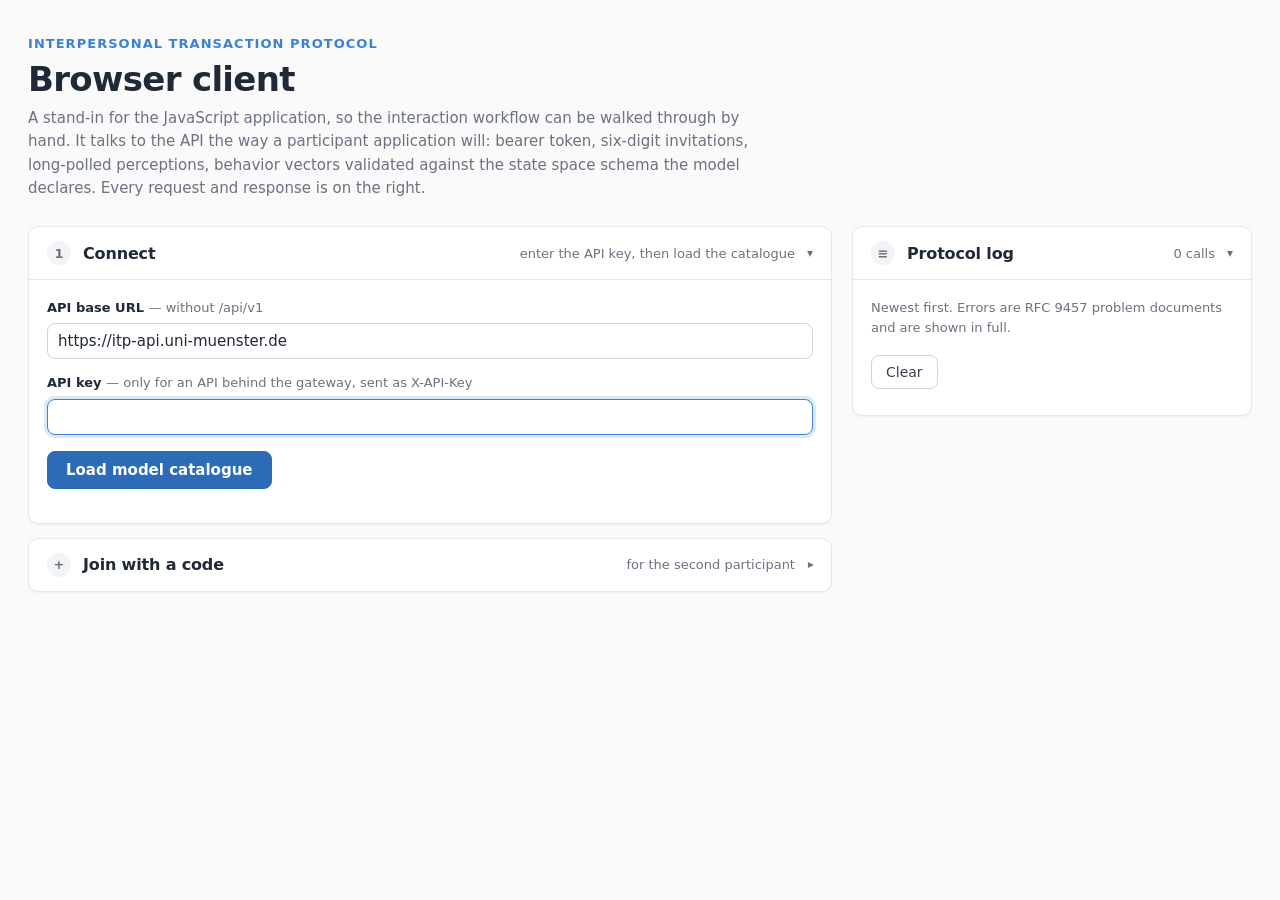
<file: ui/index.html>
<!DOCTYPE html>
<html lang="en">
<head>
<meta charset="utf-8">
<meta name="viewport" content="width=device-width, initial-scale=1">
<title>ITP browser client</title>
<style>
  /* Palette and spacing follow the PerTRAIN design system: neutral surfaces,
     one blue for primary actions and links, green and amber reserved for
     state. Type is the system sans stack, so the page stays a single file
     with no font binaries and no third-party requests. */
  :root {
    --background: #FAFAFA;
    --card: #FFFFFF;
    --foreground: #1F2937;
    --body-fg: #374151;
    --muted-fg: #6B7280;
    --subtle: #F3F4F6;
    --border: #E5E7EB;
    --input: #D1D5DB;

    --primary: #2C6BB5;
    --primary-fg: #FFFFFF;
    --sci: #3B82D6;
    --ok: #159570;
    --ok-fg: #0E6B51;
    --warn: #D68A1F;
    --warn-fg: #8F5B12;
    --error: #DC2626;
    --error-fg: #C21F1F;

    --shadow: 0 1px 2px 0 rgba(31, 41, 55, 0.05);
    --shadow-md: 0 6px 18px -4px rgba(31, 41, 55, 0.12);

    --font: -apple-system, BlinkMacSystemFont, "Segoe UI", Roboto, system-ui, sans-serif;
    --mono: ui-monospace, "SF Mono", Menlo, Consolas, monospace;
    --radius: 10px;
  }

  * { box-sizing: border-box; }

  body {
    margin: 0;
    padding: 34px 28px 64px;
    background: var(--background);
    color: var(--body-fg);
    font-family: var(--font);
    font-size: 15px;
    line-height: 1.55;
    -webkit-font-smoothing: antialiased;
  }

  .page { max-width: 1320px; margin: 0 auto; }

  header { margin-bottom: 26px; }

  header .eyebrow {
    color: var(--sci);
    font-size: 13px;
    font-weight: 600;
    letter-spacing: 0.08em;
    text-transform: uppercase;
  }

  header h1 {
    margin: 6px 0 8px;
    font-size: 34px;
    line-height: 1.15;
    letter-spacing: -0.02em;
    color: var(--foreground);
    font-weight: 700;
  }

  header p { margin: 0; color: var(--muted-fg); max-width: 78ch; }

  .columns {
    display: grid;
    grid-template-columns: minmax(0, 1fr) 400px;
    gap: 20px;
    align-items: start;
  }

  @media (max-width: 1080px) { .columns { grid-template-columns: minmax(0, 1fr); } }

  /* ---------------------------------------------------------- collapsibles */

  .card {
    background: var(--card);
    border: 1px solid var(--border);
    border-radius: var(--radius);
    box-shadow: var(--shadow);
    margin-bottom: 14px;
    overflow: hidden;
  }

  .card-head {
    display: flex;
    align-items: center;
    gap: 12px;
    width: 100%;
    padding: 14px 18px;
    background: none;
    border: none;
    font-family: var(--font);
    font-size: 16px;
    text-align: left;
    cursor: pointer;
    color: var(--foreground);
  }

  .card-head:hover { background: var(--subtle); }
  .card-head:focus-visible { outline: 2px solid var(--sci); outline-offset: -2px; }

  .step {
    flex: 0 0 24px;
    height: 24px;
    border-radius: 50%;
    background: var(--subtle);
    color: var(--muted-fg);
    font-size: 13px;
    font-weight: 600;
    display: flex;
    align-items: center;
    justify-content: center;
  }

  .card.done .step { background: color-mix(in srgb, var(--ok) 14%, transparent); color: var(--ok-fg); }
  .card.active .step { background: var(--primary); color: var(--primary-fg); }

  .card-title { font-weight: 600; letter-spacing: -0.01em; }

  .card-hint {
    margin-left: auto;
    color: var(--muted-fg);
    font-size: 13px;
    text-align: right;
    overflow: hidden;
    text-overflow: ellipsis;
    white-space: nowrap;
    max-width: 46%;
  }

  .chevron {
    flex: 0 0 auto;
    color: var(--muted-fg);
    font-size: 12px;
    transition: transform 0.15s ease;
  }

  .card.collapsed .chevron { transform: rotate(-90deg); }
  .card.collapsed .card-body { display: none; }

  .card-body { padding: 4px 18px 20px; border-top: 1px solid var(--border); }
  .card-body > :first-child { margin-top: 14px; }

  /* ---------------------------------------------------------------- fields */

  label {
    display: block;
    color: var(--foreground);
    font-size: 13px;
    font-weight: 600;
    margin: 14px 0 5px;
  }

  label .hint { font-weight: 400; color: var(--muted-fg); }

  input[type="text"], input[type="password"], input[type="number"], select {
    width: 100%;
    padding: 8px 10px;
    background: var(--card);
    border: 1px solid var(--input);
    border-radius: 8px;
    color: var(--foreground);
    font-family: var(--font);
    font-size: 15px;
  }

  input:focus, select:focus {
    outline: none;
    border-color: var(--sci);
    box-shadow: 0 0 0 3px color-mix(in srgb, var(--sci) 18%, transparent);
  }

  button.action {
    background: var(--primary);
    color: var(--primary-fg);
    border: 1px solid var(--primary);
    border-radius: 8px;
    padding: 9px 18px;
    font-family: var(--font);
    font-size: 15px;
    font-weight: 600;
    cursor: pointer;
    margin: 16px 8px 0 0;
  }

  button.action:hover { background: #245A9B; }

  button.quiet {
    background: var(--card);
    color: var(--body-fg);
    border: 1px solid var(--input);
    border-radius: 8px;
    padding: 8px 14px;
    font-family: var(--font);
    font-size: 14px;
    cursor: pointer;
    margin: 16px 8px 0 0;
  }

  button.quiet:hover { background: var(--subtle); }
  button:disabled { opacity: 0.45; cursor: not-allowed; }

  .row { display: flex; gap: 14px; }
  .row > * { flex: 1 1 0; min-width: 0; }

  .checkbox { display: flex; align-items: center; gap: 9px; margin-top: 16px; }
  .checkbox label { margin: 0; font-weight: 400; color: var(--body-fg); }
  .checkbox input { width: auto; accent-color: var(--primary); }

  /* --------------------------------------------------------------- content */

  .models { display: grid; gap: 10px; margin-top: 14px; }

  .model-card {
    border: 1px solid var(--border);
    border-radius: 9px;
    padding: 12px 14px;
    background: var(--card);
  }

  .model-card .name { font-weight: 600; color: var(--foreground); }
  .model-card .meta { color: var(--muted-fg); font-size: 13px; margin-top: 2px; }

  dl.facts { display: grid; grid-template-columns: auto 1fr; gap: 4px 14px; margin: 14px 0 0; }
  dl.facts dt { color: var(--muted-fg); font-size: 13px; }
  dl.facts dd { margin: 0; color: var(--foreground); font-size: 14px; }

  .mono { font-family: var(--mono); font-size: 13px; }

  .invitation {
    font-family: var(--mono);
    font-size: 32px;
    font-weight: 600;
    letter-spacing: 8px;
    color: var(--warn-fg);
    background: color-mix(in srgb, var(--warn) 10%, transparent);
    border: 1px solid color-mix(in srgb, var(--warn) 32%, transparent);
    border-radius: 9px;
    text-align: center;
    padding: 14px 0;
    margin-top: 14px;
  }

  .pill {
    display: inline-block;
    padding: 2px 10px;
    border-radius: 999px;
    font-size: 12px;
    font-weight: 600;
    border: 1px solid var(--border);
    color: var(--muted-fg);
    background: var(--subtle);
  }

  .pill.ok { color: var(--ok-fg); background: color-mix(in srgb, var(--ok) 12%, transparent); border-color: color-mix(in srgb, var(--ok) 30%, transparent); }
  .pill.warn { color: var(--warn-fg); background: color-mix(in srgb, var(--warn) 12%, transparent); border-color: color-mix(in srgb, var(--warn) 32%, transparent); }
  .pill.bad { color: var(--error-fg); background: color-mix(in srgb, var(--error) 10%, transparent); border-color: color-mix(in srgb, var(--error) 28%, transparent); }

  .experience { display: flex; gap: 10px; flex-wrap: wrap; margin-top: 14px; }

  .experience .value {
    border: 1px solid var(--border);
    border-radius: 9px;
    padding: 10px 16px;
    background: var(--subtle);
    font-family: var(--mono);
    font-size: 17px;
    color: var(--foreground);
  }

  .experience .value .dim {
    display: block;
    font-family: var(--font);
    font-size: 12px;
    font-weight: 600;
    color: var(--muted-fg);
  }

  .dimension {
    border: 1px solid var(--border);
    border-radius: 9px;
    padding: 12px 14px;
    margin-top: 12px;
    background: var(--card);
  }

  .dimension.out-of-range { border-color: color-mix(in srgb, var(--warn) 55%, transparent); }
  .dimension label { margin-top: 0; }
  .dimension .bounds { color: var(--muted-fg); font-size: 12px; margin-top: 6px; }
  .dimension select + div label, .dimension .row label { margin-top: 12px; }

  pre {
    font-family: var(--mono);
    font-size: 12px;
    line-height: 1.5;
    background: var(--subtle);
    border: 1px solid var(--border);
    border-radius: 8px;
    padding: 10px 12px;
    overflow-x: auto;
    margin: 10px 0 0;
    white-space: pre-wrap;
    word-break: break-word;
    color: var(--body-fg);
  }

  table { width: 100%; border-collapse: collapse; font-size: 14px; margin-top: 14px; }
  th, td { text-align: left; padding: 7px 10px; border-bottom: 1px solid var(--border); }
  th { color: var(--muted-fg); font-weight: 600; font-size: 12px; text-transform: uppercase; letter-spacing: 0.04em; }
  tr:last-child td { border-bottom: none; }

  details > summary {
    cursor: pointer;
    color: var(--primary);
    font-size: 13px;
    font-weight: 600;
    margin-top: 16px;
  }

  .note { color: var(--muted-fg); font-size: 13px; margin-top: 12px; }
  .warn-note { color: var(--warn-fg); font-size: 13px; margin-top: 12px; }
  .hidden { display: none; }

  /* ------------------------------------------------------------------- log */

  #log { max-height: 72vh; overflow-y: auto; margin-top: 6px; }

  .entry { border-bottom: 1px solid var(--border); padding: 10px 0; }
  .entry:last-child { border-bottom: none; }
  .entry .line { display: flex; gap: 9px; align-items: baseline; font-family: var(--mono); font-size: 12px; }
  .entry .status { flex: 0 0 auto; font-weight: 600; }
  .entry .status.ok { color: var(--ok-fg); }
  .entry .status.bad { color: var(--error-fg); }
  .entry .path { color: var(--body-fg); overflow-wrap: anywhere; }
  .entry .time { margin-left: auto; color: var(--muted-fg); flex: 0 0 auto; }

  .entry .problem {
    color: var(--error-fg);
    font-family: var(--font);
    font-size: 13px;
    margin-top: 7px;
    background: color-mix(in srgb, var(--error) 6%, transparent);
    border: 1px solid color-mix(in srgb, var(--error) 22%, transparent);
    border-radius: 8px;
    padding: 8px 10px;
  }

  .entry .problem ul { margin: 6px 0 0 16px; padding: 0; }
  .entry details > summary { margin-top: 7px; font-weight: 400; color: var(--muted-fg); }
</style>
</head>
<body>
<div class="page">

<header>
  <div class="eyebrow">Interpersonal Transaction Protocol</div>
  <h1>Browser client</h1>
  <p>
    A stand-in for the JavaScript application, so the interaction workflow can be walked through
    by hand. It talks to the API the way a participant application will: bearer token, six-digit
    invitations, long-polled perceptions, behavior vectors validated against the state space
    schema the model declares. Every request and response is on the right.
  </p>
</header>

<div class="columns">
  <div>

    <!-- ------------------------------------------------------------- 1 -->
    <section class="card" id="card-connect">
      <button class="card-head" data-card="card-connect">
        <span class="step">1</span>
        <span class="card-title">Connect</span>
        <span class="card-hint" id="hint-connect">not connected</span>
        <span class="chevron">▾</span>
      </button>
      <div class="card-body">
        <label>API base URL <span class="hint">— without /api/v1</span></label>
        <input type="text" id="base-url" value="http://127.0.0.1:8001">
        <label>API key <span class="hint">— only for an API behind the gateway, sent as X-API-Key</span></label>
        <input type="password" id="api-key" autocomplete="off" spellcheck="false">
        <button class="action" id="connect">Load model catalogue</button>
        <div class="models" id="models"></div>
      </div>
    </section>

    <!-- ------------------------------------------------------------- 2 -->
    <section class="card collapsed hidden" id="card-setup">
      <button class="card-head" data-card="card-setup">
        <span class="step">2</span>
        <span class="card-title">Set up the interaction</span>
        <span class="card-hint" id="hint-setup"></span>
        <span class="chevron">▾</span>
      </button>
      <div class="card-body">
        <label>Who is in the interaction</label>
        <select id="flow">
          <option value="human-model">You and the model</option>
          <option value="human-human">You and a second participant</option>
          <option value="model-model">Two models, you watch</option>
        </select>

        <div class="row">
          <div>
            <label>Agent A</label>
            <select id="model-a"></select>
          </div>
          <div>
            <label>Agent B</label>
            <select id="model-b"></select>
          </div>
        </div>

        <div id="binding-model-row" class="hidden">
          <label>Interaction model <span class="hint">— neither of you runs it; it sets the default state space and the turn limits</span></label>
          <select id="binding-model"></select>
        </div>

        <div id="parameters"></div>

        <label>Your state space <span class="hint">— the space you act in</span></label>
        <select id="state-space"></select>

        <div class="row">
          <div>
            <label>Turns <span class="hint">— single actions</span></label>
            <input type="number" id="turns" value="6" min="1">
          </div>
          <div>
            <label>You act in turn 1</label>
            <select id="starting-role">
              <option value="A">yes</option>
              <option value="B">no, the partner starts</option>
            </select>
          </div>
        </div>

        <div class="row">
          <div>
            <label>Participant id</label>
            <input type="text" id="participant-id" value="participant-1042">
          </div>
          <div>
            <label>Display name</label>
            <input type="text" id="display-name" value="Ole">
          </div>
        </div>

        <label>Client id</label>
        <input type="text" id="client-id" value="mock-ui">

        <div class="checkbox">
          <input type="checkbox" id="persistence" checked>
          <label for="persistence">Keep the record, and write it to the results folder</label>
        </div>

        <button class="action" id="create">Create interaction</button>
        <div class="note">
          Creating registers you and starts polling. With two models the server plays both and
          the interaction is over before the response returns.
        </div>
      </div>
    </section>

    <!-- ---------------------------------------------------------- join -->
    <section class="card collapsed" id="card-join">
      <button class="card-head" data-card="card-join">
        <span class="step">+</span>
        <span class="card-title">Join with a code</span>
        <span class="card-hint">for the second participant</span>
        <span class="chevron">▾</span>
      </button>
      <div class="card-body">
        <div class="note">
          Open this page in a second tab, leave the steps above untouched, and redeem the
          six-digit code the first tab shows.
        </div>
        <label>Invitation code</label>
        <input type="text" id="join-code" inputmode="numeric" maxlength="6" placeholder="000000">
        <div class="row">
          <div>
            <label>Participant id</label>
            <input type="text" id="join-participant-id" value="participant-2088">
          </div>
          <div>
            <label>Display name</label>
            <input type="text" id="join-display-name" value="Participant B">
          </div>
        </div>
        <button class="action" id="join">Join</button>
      </div>
    </section>

    <!-- --------------------------------------------------------- invite -->
    <section class="card hidden" id="card-invitation">
      <button class="card-head" data-card="card-invitation">
        <span class="step">!</span>
        <span class="card-title">Invitation code</span>
        <span class="card-hint" id="hint-invitation"></span>
        <span class="chevron">▾</span>
      </button>
      <div class="card-body">
        <div class="invitation" id="invitation-code">------</div>
        <div class="note" id="invitation-note"></div>
      </div>
    </section>

    <!-- ------------------------------------------------------------- 3 -->
    <section class="card hidden" id="card-interaction">
      <button class="card-head" data-card="card-interaction">
        <span class="step">3</span>
        <span class="card-title">The interaction</span>
        <span class="card-hint" id="hint-interaction"></span>
        <span class="chevron">▾</span>
      </button>
      <div class="card-body">
        <dl class="facts" id="interaction-facts"></dl>
        <button class="quiet" id="refresh-status">Refresh status</button>
        <button class="quiet" id="end">End interaction</button>
      </div>
    </section>

    <!-- ------------------------------------------------------------- 4 -->
    <section class="card hidden" id="card-perception">
      <button class="card-head" data-card="card-perception">
        <span class="step">4</span>
        <span class="card-title">What you perceive</span>
        <span class="card-hint" id="hint-perception"></span>
        <span class="chevron">▾</span>
      </button>
      <div class="card-body">
        <div id="perception-state"></div>
        <div class="experience" id="experience"></div>
        <div class="note" id="perception-note"></div>
      </div>
    </section>

    <!-- ------------------------------------------------------------- 5 -->
    <section class="card hidden" id="card-action">
      <button class="card-head" data-card="card-action">
        <span class="step">5</span>
        <span class="card-title">What you do</span>
        <span class="card-hint" id="hint-action"></span>
        <span class="chevron">▾</span>
      </button>
      <div class="card-body">
        <div class="note" id="action-note"></div>
        <div id="dimensions"></div>
        <button class="action" id="submit" disabled>Submit behavior</button>
        <div class="warn-note hidden" id="range-warning"></div>
        <details>
          <summary>the schema the server validates against</summary>
          <pre id="schema"></pre>
        </details>
      </div>
    </section>

    <!-- ------------------------------------------------------------- 6 -->
    <section class="card collapsed hidden" id="card-record">
      <button class="card-head" data-card="card-record">
        <span class="step">6</span>
        <span class="card-title">The record</span>
        <span class="card-hint" id="hint-record"></span>
        <span class="chevron">▾</span>
      </button>
      <div class="card-body">
        <dl class="facts" id="record-facts"></dl>
        <div id="record-turns"></div>
        <details>
          <summary>ITP messages the server built from the bare vectors</summary>
          <pre id="record-messages"></pre>
        </details>
        <button class="quiet" id="load-results">Reload results</button>
      </div>
    </section>

  </div>

  <!-- ----------------------------------------------------------------- log -->
  <div>
    <section class="card" id="card-log">
      <button class="card-head" data-card="card-log">
        <span class="step">≡</span>
        <span class="card-title">Protocol log</span>
        <span class="card-hint" id="hint-log">0 calls</span>
        <span class="chevron">▾</span>
      </button>
      <div class="card-body">
        <div class="note">
          Newest first. Errors are RFC 9457 problem documents and are shown in full.
        </div>
        <button class="quiet" id="clear-log">Clear</button>
        <div id="log"></div>
      </div>
    </section>
  </div>

</div>
</div>

<script>
"use strict";

const API_PREFIX = "/api/v1";

// Seconds the server may hold a perception request open. The server caps this
// at 30; a lower value keeps the log readable while idle.
const LONG_POLL_SECONDS = 15;

const state = {
  baseUrl: "",
  models: [],
  // model identifier -> the definition GET /models/{id} returned, so selecting
  // a model does not fetch what the catalogue pass already has.
  definitions: {},
  // state space identifier -> compiled JSON Schema, collected from every model
  // in the catalogue. A human agent may act in a space other than the model's,
  // and this is where the schema for that space comes from: there is no
  // endpoint for a state space on its own.
  schemas: {},
  modelId: null,
  stateSpace: null,
  token: null,
  sessionId: null,
  agentId: null,
  agentRole: null,
  cursor: null,
  polling: false,
  pendingTurn: null,
  calls: 0,
};

const element = (id) => document.getElementById(id);

function show(id, visible = true) {
  element(id).classList.toggle("hidden", !visible);
}

function sleep(milliseconds) {
  return new Promise((resolve) => setTimeout(resolve, milliseconds));
}

// ------------------------------------------------------------- collapsibles

function openCard(id, { active = false } = {}) {
  // Opening a card means the flow is back at that step, so the finished mark
  // goes. A card the reader opens by hand only toggles `collapsed` and keeps
  // whatever mark it had.
  const card = element(id);
  card.classList.remove("hidden", "collapsed", "done");
  card.classList.toggle("active", active);
}

function collapseCard(id, { done = false } = {}) {
  const card = element(id);
  card.classList.add("collapsed");
  card.classList.remove("active");
  if (done) card.classList.add("done");
}

function setHint(id, text) {
  element(`hint-${id}`).textContent = text;
}

for (const head of document.querySelectorAll(".card-head")) {
  head.addEventListener("click", () => {
    element(head.dataset.card).classList.toggle("collapsed");
  });
}

// --------------------------------------------------------------------- log

function logEntry(method, path, status, body) {
  state.calls += 1;
  setHint("log", `${state.calls} call${state.calls === 1 ? "" : "s"}`);

  const entry = document.createElement("div");
  entry.className = "entry";

  const good = status !== null && status < 400;
  const line = document.createElement("div");
  line.className = "line";
  line.innerHTML =
    `<span class="status ${good ? "ok" : "bad"}">${status ?? "ERR"}</span>` +
    `<span class="path">${method} ${path}</span>` +
    `<span class="time">${new Date().toLocaleTimeString()}</span>`;
  entry.appendChild(line);

  if (body && typeof body === "object" && body.title && !good) {
    const problem = document.createElement("div");
    problem.className = "problem";

    let text = `<b>${body.title}</b>`;
    if (body.detail) text += ` — ${body.detail}`;
    if (body.type) text += `<br><span class="mono">${body.type}</span>`;

    if (Array.isArray(body.errors) && body.errors.length > 0) {
      text += "<ul>";
      for (const error of body.errors) {
        text +=
          `<li><span class="mono">${error.path || "—"}</span> ${error.message || ""}` +
          `${error.code ? ` <span class="mono">(${error.code})</span>` : ""}</li>`;
      }
      text += "</ul>";
    }

    if (body.requestId) text += `<br><span class="mono">requestId ${body.requestId}</span>`;

    problem.innerHTML = text;
    entry.appendChild(problem);
  }

  if (body !== undefined && body !== null) {
    const details = document.createElement("details");
    details.innerHTML =
      "<summary>body</summary><pre>" +
      JSON.stringify(body, null, 2).replace(/</g, "&lt;") +
      "</pre>";
    entry.appendChild(details);
  }

  const log = element("log");
  log.insertBefore(entry, log.firstChild);

  while (log.childElementCount > 150) {
    log.removeChild(log.lastChild);
  }
}

// ----------------------------------------------------------------- requests

async function request(method, path, options = {}) {
  const { payload = null, parameters = null, authenticated = true } = options;

  let url = `${state.baseUrl}${API_PREFIX}${path}`;
  const query = parameters ? new URLSearchParams(parameters).toString() : "";
  if (query) url += `?${query}`;

  const headers = {};
  if (payload) headers["Content-Type"] = "application/json";
  if (authenticated && state.token) headers["Authorization"] = `Bearer ${state.token}`;

  // The gateway in front of a deployed API checks the key on every request,
  // the catalogue included. It lives in the field only: nothing stores it, and
  // the log shows paths and bodies, never headers.
  const apiKey = element("api-key").value.trim();
  if (apiKey) headers["X-API-Key"] = apiKey;

  let response;

  try {
    response = await fetch(url, {
      method,
      headers,
      body: payload ? JSON.stringify(payload) : undefined,
    });
  } catch (error) {
    logEntry(method, path, null, {
      title: "Request failed",
      detail: `${error}. Is the API running, and does its CORS list allow this origin?`,
    });
    return { ok: false, status: null, body: null };
  }

  let body = null;

  try {
    body = await response.json();
  } catch (error) {
    body = null;
  }

  logEntry(method, query ? `${path}?${query}` : path, response.status, body);

  return { ok: response.ok, status: response.status, body };
}

// ---------------------------------------------------------------- catalogue

function stateSpaceOf(definition) {
  // GET /models/{id} returns the state space description under `stateSpace`,
  // whose own `stateSpace` key is the ITP state space identifier.
  return definition.stateSpace?.stateSpace ?? definition.id;
}

async function connect() {
  state.baseUrl = element("base-url").value.replace(/\/+$/, "");

  const result = await request("GET", "/models", { authenticated: false });

  if (!result.ok) {
    setHint("connect", "could not reach the API");
    openCard("card-connect", { active: true });
    return;
  }

  state.models = result.body.models;
  state.definitions = {};
  state.schemas = {};

  const container = element("models");
  container.innerHTML = "";

  for (const model of state.models) {
    const card = document.createElement("div");
    card.className = "model-card";
    card.innerHTML =
      `<div class="name">${model.name}</div>` +
      `<div class="meta">${model.id} · v${model.version} · ${model.status}` +
      ` · agents: ${model.supportedAgentTypes.join(", ")}</div>` +
      `<div class="meta">${model.description}</div>`;
    container.appendChild(card);
  }

  // Every model definition carries the compiled schema of its state space, so
  // fetching them all gives the page a schema for every space this API knows.
  for (const model of state.models) {
    const definition = await request("GET", `/models/${model.id}`, { authenticated: false });
    if (definition.ok) {
      state.definitions[model.id] = definition.body;
      state.schemas[stateSpaceOf(definition.body)] = definition.body.stateSpaceSchema;
    }
  }

  setHint("connect", `${state.models.length} model${state.models.length === 1 ? "" : "s"}`);

  fillModelSelect("binding-model");
  applyFlow();

  show("card-setup", true);
  collapseCard("card-connect", { done: true });
  openCard("card-setup", { active: true });
}

// ------------------------------------------------------------------- set up

function availableModels() {
  // Only an available model can be used for a new interaction; the catalogue
  // above still lists every model with its status.
  return state.models.filter((model) => model.status === "available");
}

function fillModelSelect(id) {
  const select = element(id);
  const previous = select.value;

  select.innerHTML = "";
  select.disabled = false;

  for (const model of availableModels()) {
    const option = document.createElement("option");
    option.value = model.id;
    option.textContent = `${model.name} (${model.id})`;
    select.appendChild(option);
  }

  if (availableModels().some((model) => model.id === previous)) select.value = previous;
}

function fillHumanSlot(id, label) {
  const select = element(id);
  select.innerHTML = `<option value="">${label}</option>`;
  select.disabled = true;
}

function applyFlow() {
  // Agent A is you unless two models interact; agent B is a model unless a
  // second participant joins. A slot taken by a human shows who it is and
  // cannot be changed.
  const flow = element("flow").value;
  const watching = flow === "model-model";

  if (watching) fillModelSelect("model-a");
  else fillHumanSlot("model-a", "You");

  if (flow === "human-human") fillHumanSlot("model-b", "Second participant");
  else fillModelSelect("model-b");

  show("binding-model-row", flow === "human-human");

  element("state-space").disabled = watching;
  element("participant-id").disabled = watching;
  element("display-name").disabled = watching;

  updateStateSpaces();
}

function interactionModelId() {
  // The API binds every interaction to one model: the one a human agent is
  // paired with, or agent A's when two models interact. Agent B names its own
  // model only when it differs, so a request for two instances of one model
  // looks exactly as it did before models per agent existed.
  const flow = element("flow").value;
  if (flow === "model-model") return element("model-a").value;
  if (flow === "human-model") return element("model-b").value;
  return element("binding-model").value;
}

function updateStateSpaces() {
  renderParameters();

  const modelId = interactionModelId();
  const definition = state.definitions[modelId];

  const select = element("state-space");
  select.innerHTML = "";

  if (!definition) {
    setHint("setup", "no available model");
    return;
  }

  const modelSpace = stateSpaceOf(definition);

  const same = document.createElement("option");
  same.value = modelSpace;
  same.textContent = `${modelSpace} — the same space as the model`;
  select.appendChild(same);

  for (const space of Object.keys(state.schemas)) {
    if (space === modelSpace) continue;
    const option = document.createElement("option");
    option.value = space;
    // The page cannot know which converters the API has. A space without one
    // is offered anyway, so the server's 422 noConverter shows in the log
    // rather than being pre-empted here.
    option.textContent = `${space} — converted for you, if the API has a converter`;
    select.appendChild(option);
  }

  renderSchema(modelSpace);

  const flow = element("flow").value;
  setHint("setup",
    flow === "model-model"
      ? `${element("model-a").value} and ${element("model-b").value}`
      : `${modelId} · ${modelSpace}`);
}

// --------------------------------------------------------------- parameters

function modelAgents() {
  // The roles that run a model in the chosen flow, with the model each runs.
  const flow = element("flow").value;
  const roles = [];
  if (flow === "model-model") roles.push(["A", element("model-a").value]);
  if (flow !== "human-human") roles.push(["B", element("model-b").value]);
  return roles;
}

function renderParameters() {
  // One box per model agent whose model publishes a parameter space. The
  // defaults leave the configuration out, so such a request looks exactly as
  // it did before parameters existed.
  const container = element("parameters");
  container.innerHTML = "";

  for (const [role, modelId] of modelAgents()) {
    const space = state.definitions[modelId]?.parameterSpace;
    if (!space) continue;

    const groups = {};
    for (const parameter of space.parameters) {
      (groups[parameter.group] ??= []).push(parameter);
    }

    const inputs = Object.values(groups).map((parameters) =>
      `<div class="row">` +
      parameters.map((parameter) => {
        const open = parameter.exclusiveBounds ? "(" : "[";
        const close = parameter.exclusiveBounds ? ")" : "]";
        return `<div><label>${parameter.label} <span class="hint">` +
          `${open}${parameter.minimum}, ${parameter.maximum}${close}</span></label>` +
          `<input type="number" step="0.01" id="parameter-${role}-${parameter.group}-${parameter.name}" ` +
          `value="${parameter.default}"></div>`;
      }).join("") +
      `</div>`).join("");

    const box = document.createElement("div");
    box.className = "dimension";
    box.innerHTML =
      `<label>Parameters of agent ${role} <span class="hint">— ${modelId}</span></label>` +
      `<select id="selection-${role}">` +
      `<option value="default">the model's defaults</option>` +
      `<option value="random">drawn at random from the ranges</option>` +
      `<option value="explicit">set here</option>` +
      `</select>` +
      `<div id="seed-row-${role}" class="hidden"><label>Random seed <span class="hint">` +
      `— empty: the server picks one and reports it</span></label>` +
      `<input type="number" step="1" id="seed-${role}"></div>` +
      `<div id="values-${role}" class="hidden">${inputs}</div>`;
    container.appendChild(box);

    element(`selection-${role}`).addEventListener("change", (event) => {
      show(`seed-row-${role}`, event.target.value === "random");
      show(`values-${role}`, event.target.value === "explicit");
    });
  }
}

function configurationFor(role, modelId) {
  const space = state.definitions[modelId]?.parameterSpace;
  const selection = element(`selection-${role}`)?.value;
  if (!space || !selection || selection === "default") return undefined;

  if (selection === "random") {
    const seed = element(`seed-${role}`).value;
    return seed === ""
      ? { parameterSelection: "random" }
      : { parameterSelection: "random", randomSeed: Number(seed) };
  }

  // Values out of range are sent as they are, so the server's 422 shows in
  // the log rather than being pre-empted here.
  const parameters = {};
  for (const parameter of space.parameters) {
    const value = element(`parameter-${role}-${parameter.group}-${parameter.name}`).value;
    (parameters[parameter.group] ??= {})[parameter.name] = Number(value);
  }
  return { parameters };
}

function withConfiguration(agent, role, modelId) {
  const configuration = configurationFor(role, modelId);
  return configuration ? { ...agent, configuration } : agent;
}

function renderSchema(space) {
  state.stateSpace = space;
  element("schema").textContent = JSON.stringify(state.schemas[space] ?? {}, null, 2);
}

// -------------------------------------------------------------- interaction

function agentsFor(flow) {
  const displayName = element("display-name").value;
  const space = element("state-space").value;

  const you = { type: "human", displayName };
  if (space) you.stateSpace = space;

  if (flow === "human-model") {
    return { A: you, B: withConfiguration({ type: "model" }, "B", element("model-b").value) };
  }
  if (flow === "human-human") {
    return { A: you, B: { type: "human", displayName: "Second participant" } };
  }

  const partner = { type: "model" };
  const partnerModel = element("model-b").value;
  if (partnerModel !== element("model-a").value) partner.modelId = partnerModel;

  return {
    A: withConfiguration({ type: "model" }, "A", element("model-a").value),
    B: withConfiguration(partner, "B", partnerModel),
  };
}

async function createInteraction() {
  const flow = element("flow").value;
  state.modelId = interactionModelId();

  // The interaction context is deliberately not sent. It reaches the ITP
  // messages but modulates nothing in any model yet, so the API's default
  // stands rather than a control that suggests a choice with no consequence.
  const created = await request("POST", "/interactions", {
    payload: {
      modelId: state.modelId,
      numberOfTurns: Number(element("turns").value),
      agents: agentsFor(flow),
      persistence: { enabled: element("persistence").checked },
      startingAgentRole: element("starting-role").value,
      clientRequestId: `create-${crypto.randomUUID().slice(0, 8)}`,
    },
    authenticated: false,
  });

  if (!created.ok) return;

  state.token = created.body.interactionToken;
  state.sessionId = created.body.sessionId;
  state.cursor = null;

  collapseCard("card-connect", { done: true });
  collapseCard("card-setup", { done: true });
  collapseCard("card-join", { done: false });

  renderStatus(created.body);
  show("card-interaction", true);
  openCard("card-interaction");

  if (flow === "model-model") {
    setHint("setup", "two models");
    show("card-record", true);
    openCard("card-record", { active: true });
    await loadResults();
    return;
  }

  state.agentRole = "A";
  state.agentId = created.body.agents.A.agentId;
  renderSchema(created.body.agents.A.stateSpace || state.stateSpace);

  await request("POST",
    `/interactions/${state.sessionId}/agents/${state.agentId}/register`, {
      payload: {
        participant: {
          participantId: element("participant-id").value,
          displayName: element("display-name").value,
        },
        client: { clientId: element("client-id").value },
      },
    });

  if (created.body.invitation && created.body.invitation.code) {
    element("invitation-code").textContent = created.body.invitation.code;
    setHint("invitation", `for agent ${created.body.invitation.agentRole}`);
    element("invitation-note").textContent =
      `Valid until ${created.body.invitation.expiresAt}. Shown once, here: the status ` +
      `endpoint never returns it again.`;
    show("card-invitation", true);
    openCard("card-invitation", { active: true });
  }

  show("card-perception", true);
  show("card-action", true);
  show("card-record", true);
  openCard("card-perception");
  startPolling();
}

async function joinInteraction() {
  state.baseUrl = element("base-url").value.replace(/\/+$/, "");

  const joined = await request("POST", "/interactions/join", {
    payload: {
      invitationCode: element("join-code").value.trim(),
      participant: {
        participantId: element("join-participant-id").value,
        displayName: element("join-display-name").value,
      },
      client: { clientId: element("client-id").value },
    },
    authenticated: false,
  });

  if (!joined.ok) return;

  state.token = joined.body.interactionToken;
  state.sessionId = joined.body.sessionId;
  state.agentId = joined.body.agent.agentId;
  state.agentRole = joined.body.agent.role;
  state.cursor = null;

  renderSchema(joined.body.agent.stateSpace || state.stateSpace);

  renderStatus({
    sessionId: joined.body.sessionId,
    status: joined.body.sessionStatus,
    model: joined.body.model,
    numberOfTurns: joined.body.numberOfTurns,
    currentTurn: joined.body.currentTurn,
  });

  collapseCard("card-connect", { done: true });
  collapseCard("card-setup", { done: false });
  collapseCard("card-join", { done: true });

  show("card-interaction", true);
  show("card-perception", true);
  show("card-action", true);
  show("card-record", true);
  openCard("card-interaction");
  openCard("card-perception");
  startPolling();
}

function renderStatus(interaction) {
  const you = state.agentId
    ? `${state.agentRole} · <span class="mono">${state.agentId.slice(0, 8)}</span>`
    : "watching";

  element("interaction-facts").innerHTML =
    `<dt>session</dt><dd class="mono">${interaction.sessionId}</dd>` +
    `<dt>status</dt><dd>${interaction.status}</dd>` +
    agentModels(interaction) +
    `<dt>turn</dt><dd>${interaction.currentTurn ?? "—"} of ${interaction.numberOfTurns}</dd>` +
    (interaction.context ? `<dt>context</dt><dd>${interaction.context}</dd>` : "") +
    `<dt>you</dt><dd>${you}</dd>`;

  setHint("interaction",
    `${interaction.status} · turn ${interaction.currentTurn ?? "—"} of ` +
    `${interaction.numberOfTurns}`);
}

function agentModels(interaction) {
  // Each agent reports the model it runs, null for a human. A response that
  // lists no agents, such as the join response, falls back to the
  // interaction's model.
  if (!interaction.agents) {
    return `<dt>model</dt><dd>${interaction.model?.id ?? state.modelId}</dd>`;
  }

  return Object.entries(interaction.agents)
    .map(([role, agent]) =>
      `<dt>agent ${role}</dt><dd>${agent.model ? agent.model.id : "human"}` +
      `${agent.stateSpace ? ` · ${agent.stateSpace}` : ""}` +
      `${agent.parameters ? `<br>${describeParameters(agent.parameters)}` : ""}</dd>`)
    .join("");
}

function describeParameters(parameters) {
  // "A: BD 2.95, IR -0.70 · C: ..." followed by how the values were chosen.
  const values = Object.entries(parameters.values)
    .map(([group, entries]) => `${group}: ` +
      Object.entries(entries).map(([name, value]) => `${name} ${value.toFixed(2)}`).join(", "))
    .join(" · ");
  const total = Object.values(parameters.values).reduce((n, entries) => n + Object.keys(entries).length, 0);
  const chosen = parameters.selection === "random"
    ? `random, seed ${parameters.randomSeed}`
    : "defaults";
  const explicit = parameters.explicit ?? [];
  const how = explicit.length === 0 ? chosen
    : explicit.length === total ? "set"
    : `set ${explicit.join(", ")}; others ${chosen}`;
  return `${values} (${how})`;
}

async function refreshStatus() {
  const result = await request("GET", `/interactions/${state.sessionId}`);
  if (result.ok) renderStatus(result.body);
}

async function endInteraction() {
  state.polling = false;
  await request("POST", `/interactions/${state.sessionId}/end`, {
    payload: { reason: "terminatedByClient" },
  });
  await refreshStatus();
  await finish();
}

async function finish() {
  collapseCard("card-perception", { done: true });
  collapseCard("card-action", { done: true });
  collapseCard("card-interaction", { done: true });
  openCard("card-record", { active: true });
  await loadResults();
}

// --------------------------------------------------------------- perception

async function startPolling() {
  if (state.polling) return;
  state.polling = true;

  while (state.polling) {
    const parameters = { wait: LONG_POLL_SECONDS };
    if (state.cursor) parameters.after = state.cursor;

    const result = await request("GET",
      `/interactions/${state.sessionId}/agents/${state.agentId}/perception`,
      { parameters });

    if (!result.ok) {
      state.polling = false;
      element("perception-note").textContent =
        "Polling stopped after an error. The log has the problem document.";
      return;
    }

    const perception = result.body;
    renderPerception(perception);

    if (perception.state === "interactionEnded") {
      state.polling = false;
      await finish();
      return;
    }

    if (perception.state === "pending") {
      await sleep(perception.retryAfterMilliseconds ?? 400);
      continue;
    }

    state.cursor = perception.cursor;

    if (perception.actionRequired) {
      state.polling = false;
      openActionForm(perception.turn);
      return;
    }
  }
}

function renderPerception(perception) {
  const tone =
    perception.state === "actionRequired" ? "warn" :
    perception.state === "interactionEnded" ? "bad" : "ok";

  element("perception-state").innerHTML =
    `<span class="pill ${tone}">${perception.state}</span> ` +
    `<span class="note" style="margin:0">session ${perception.sessionStatus}` +
    (perception.turn ? ` · turn ${perception.turn}` : "") +
    (perception.sourceAgentId
      ? ` · from <span class="mono">${perception.sourceAgentId.slice(0, 8)}</span>` : "") +
    (perception.endReason ? ` · ${perception.endReason}` : "") +
    `</span>`;

  setHint("perception", perception.state);

  const container = element("experience");
  container.innerHTML = "";

  if (!perception.experience) {
    element("perception-note").textContent =
      perception.state === "actionRequired"
        ? "Nothing to perceive yet — you open the interaction."
        : "";
    return;
  }

  element("perception-note").textContent =
    `What the partner's behavior means in your state space (${state.stateSpace}).`;

  for (const [dimension, value] of Object.entries(perception.experience)) {
    const box = document.createElement("div");
    box.className = "value";
    box.innerHTML =
      `<span class="dim">${dimension}</span>` +
      `${typeof value === "number" ? Number(value.toFixed(3)) : value}`;
    container.appendChild(box);
  }
}

// ------------------------------------------------------------------- action

function schemaProperties() {
  const schema = state.schemas[state.stateSpace];
  return schema && schema.properties ? schema.properties : {};
}

function openActionForm(turn) {
  state.pendingTurn = turn;

  const properties = schemaProperties();
  const container = element("dimensions");
  container.innerHTML = "";

  element("action-note").textContent =
    `Turn ${turn} is yours. One field per dimension of ${state.stateSpace}, with the bounds ` +
    `the schema declares. Out-of-range values are sent anyway, so the server's rejection is ` +
    `visible rather than prevented here.`;

  for (const [dimension, definition] of Object.entries(properties)) {
    const integer = definition.type === "integer";
    const minimum = definition.minimum ?? definition.exclusiveMinimum;
    const maximum = definition.maximum ?? definition.exclusiveMaximum;

    const middle = (minimum !== undefined && maximum !== undefined)
      ? (integer ? Math.round((minimum + maximum) / 2) : (minimum + maximum) / 2)
      : 0;

    const wrapper = document.createElement("div");
    wrapper.className = "dimension";
    wrapper.innerHTML =
      `<label for="dim-${dimension}">${definition.title ?? dimension} ` +
      `<span class="hint">— ${dimension}</span></label>` +
      `<input type="number" id="dim-${dimension}" data-dimension="${dimension}" ` +
      `step="${integer ? 1 : "any"}" value="${middle}">` +
      `<div class="bounds">${definition.type}` +
      `${minimum !== undefined ? `, from ${minimum}` : ""}` +
      `${maximum !== undefined ? ` to ${maximum}` : ""}` +
      `${definition.description ? `<br>${definition.description}` : ""}</div>`;

    container.appendChild(wrapper);
  }

  for (const input of container.querySelectorAll("input")) {
    input.addEventListener("input", checkRanges);
  }

  checkRanges();
  element("submit").disabled = false;
  setHint("action", `turn ${turn} is yours`);
  openCard("card-action", { active: true });
}

function checkRanges() {
  const properties = schemaProperties();
  const outside = [];

  for (const input of element("dimensions").querySelectorAll("input")) {
    const dimension = input.dataset.dimension;
    const definition = properties[dimension] ?? {};
    const value = Number(input.value);

    const tooLow =
      (definition.minimum !== undefined && value < definition.minimum) ||
      (definition.exclusiveMinimum !== undefined && value <= definition.exclusiveMinimum);
    const tooHigh =
      (definition.maximum !== undefined && value > definition.maximum) ||
      (definition.exclusiveMaximum !== undefined && value >= definition.exclusiveMaximum);
    const notInteger = definition.type === "integer" && !Number.isInteger(value);

    const bad = tooLow || tooHigh || notInteger;
    input.parentElement.classList.toggle("out-of-range", bad);
    if (bad) outside.push(dimension);
  }

  const warning = element("range-warning");
  warning.classList.toggle("hidden", outside.length === 0);
  warning.textContent = outside.length
    ? `${outside.join(", ")} outside the schema. Submit to see how the API answers.`
    : "";
}

async function submitBehavior() {
  const behavior = {};

  for (const input of element("dimensions").querySelectorAll("input")) {
    behavior[input.dataset.dimension] = Number(input.value);
  }

  element("submit").disabled = true;

  const result = await request("POST",
    `/interactions/${state.sessionId}/agents/${state.agentId}/actions`, {
      payload: {
        actionId: crypto.randomUUID(),
        turn: state.pendingTurn,
        behavior,
      },
    });

  if (!result.ok) {
    element("submit").disabled = false;
    return;
  }

  element("action-note").textContent =
    `Accepted for turn ${result.body.turn}. Waiting for the partner.`;
  element("dimensions").innerHTML = "";
  element("range-warning").classList.add("hidden");

  setHint("action", `turn ${result.body.turn} submitted`);
  collapseCard("card-action", { done: true });
  openCard("card-perception");

  await refreshStatus();
  startPolling();
}

// ------------------------------------------------------------------ results

async function loadResults() {
  const result = await request("GET", `/interactions/${state.sessionId}/results`);

  if (!result.ok) {
    element("record-facts").innerHTML =
      "<dt>record</dt><dd>none — persistence was off, or the interaction is not finished</dd>";
    setHint("record", "no record");
    return;
  }

  const results = result.body;
  const folder = results.resultsFolder;

  element("record-facts").innerHTML =
    `<dt>status</dt><dd>${results.status}</dd>` +
    `<dt>turns</dt><dd>${results.turns.length} of ${results.numberOfTurns}</dd>` +
    `<dt>ITP messages</dt><dd>${results.itpMessages.length}</dd>` +
    `<dt>context</dt><dd>${results.context}</dd>` +
    `<dt>written to</dt><dd class="mono">` +
    `${folder ? `results/${folder}/` : "not written to disk"}</dd>`;

  setHint("record", folder ? `results/${folder}/` : `${results.turns.length} turns`);

  const roles = {};
  for (const [role, agent] of Object.entries(results.agents)) {
    roles[agent.agentId] = `${role} (${agent.type})`;
  }

  let table = "<table><tr><th>turn</th><th>actor</th><th>behavior</th></tr>";

  for (const turn of results.turns) {
    table +=
      `<tr><td>${turn.turn}</td>` +
      `<td>${roles[turn.actorAgentId] ?? turn.actorAgentId.slice(0, 8)}</td>` +
      `<td class="mono">${JSON.stringify(turn.behavior)}</td></tr>`;
  }

  element("record-turns").innerHTML = table + "</table>";
  element("record-messages").textContent = JSON.stringify(results.itpMessages, null, 2);
}

// ------------------------------------------------------------------- wiring

element("connect").addEventListener("click", connect);
element("create").addEventListener("click", createInteraction);
element("join").addEventListener("click", joinInteraction);
element("submit").addEventListener("click", submitBehavior);
element("refresh-status").addEventListener("click", refreshStatus);
element("end").addEventListener("click", endInteraction);
element("load-results").addEventListener("click", loadResults);
element("clear-log").addEventListener("click", () => {
  element("log").innerHTML = "";
  state.calls = 0;
  setHint("log", "0 calls");
});
element("state-space").addEventListener("change", (event) => renderSchema(event.target.value));

element("flow").addEventListener("change", applyFlow);
element("model-a").addEventListener("change", updateStateSpaces);
element("model-b").addEventListener("change", updateStateSpaces);
element("binding-model").addEventListener("change", updateStateSpaces);

// The API and this page are served by two processes on two origins, so this
// page cannot know which port the API bound. run_mock_ui found out and answers
// mock-ui-config.json with the result; the field above is the fallback for
// when the page is opened without that server, and stays editable either way.
async function fillInApiBaseUrl() {
  try {
    const response = await fetch("mock-ui-config.json", { cache: "no-store" });

    if (!response.ok) {
      return;
    }

    const config = await response.json();

    if (config.apiBaseUrl) {
      element("base-url").value = config.apiBaseUrl;
    }
  } catch (error) {
    // Opened as a file, or served by something else. The default stands.
  }
}

// Opened locally (run_mock_ui), the page finds the local API and connects at
// once. Opened anywhere else (GitHub Pages, or the file itself), it points at
// the deployed API, which needs a key, so it waits for the user to enter one.
const DEPLOYED_API_BASE_URL = "https://itp-api.uni-muenster.de";
const LOCAL_HOSTNAMES = ["127.0.0.1", "localhost", "[::1]", "::1"];

if (LOCAL_HOSTNAMES.includes(window.location.hostname)) {
  fillInApiBaseUrl().then(connect);
} else {
  element("base-url").value = DEPLOYED_API_BASE_URL;
  setHint("connect", "enter the API key, then load the catalogue");
  element("api-key").focus();
}
</script>

</body>
</html>
</file>
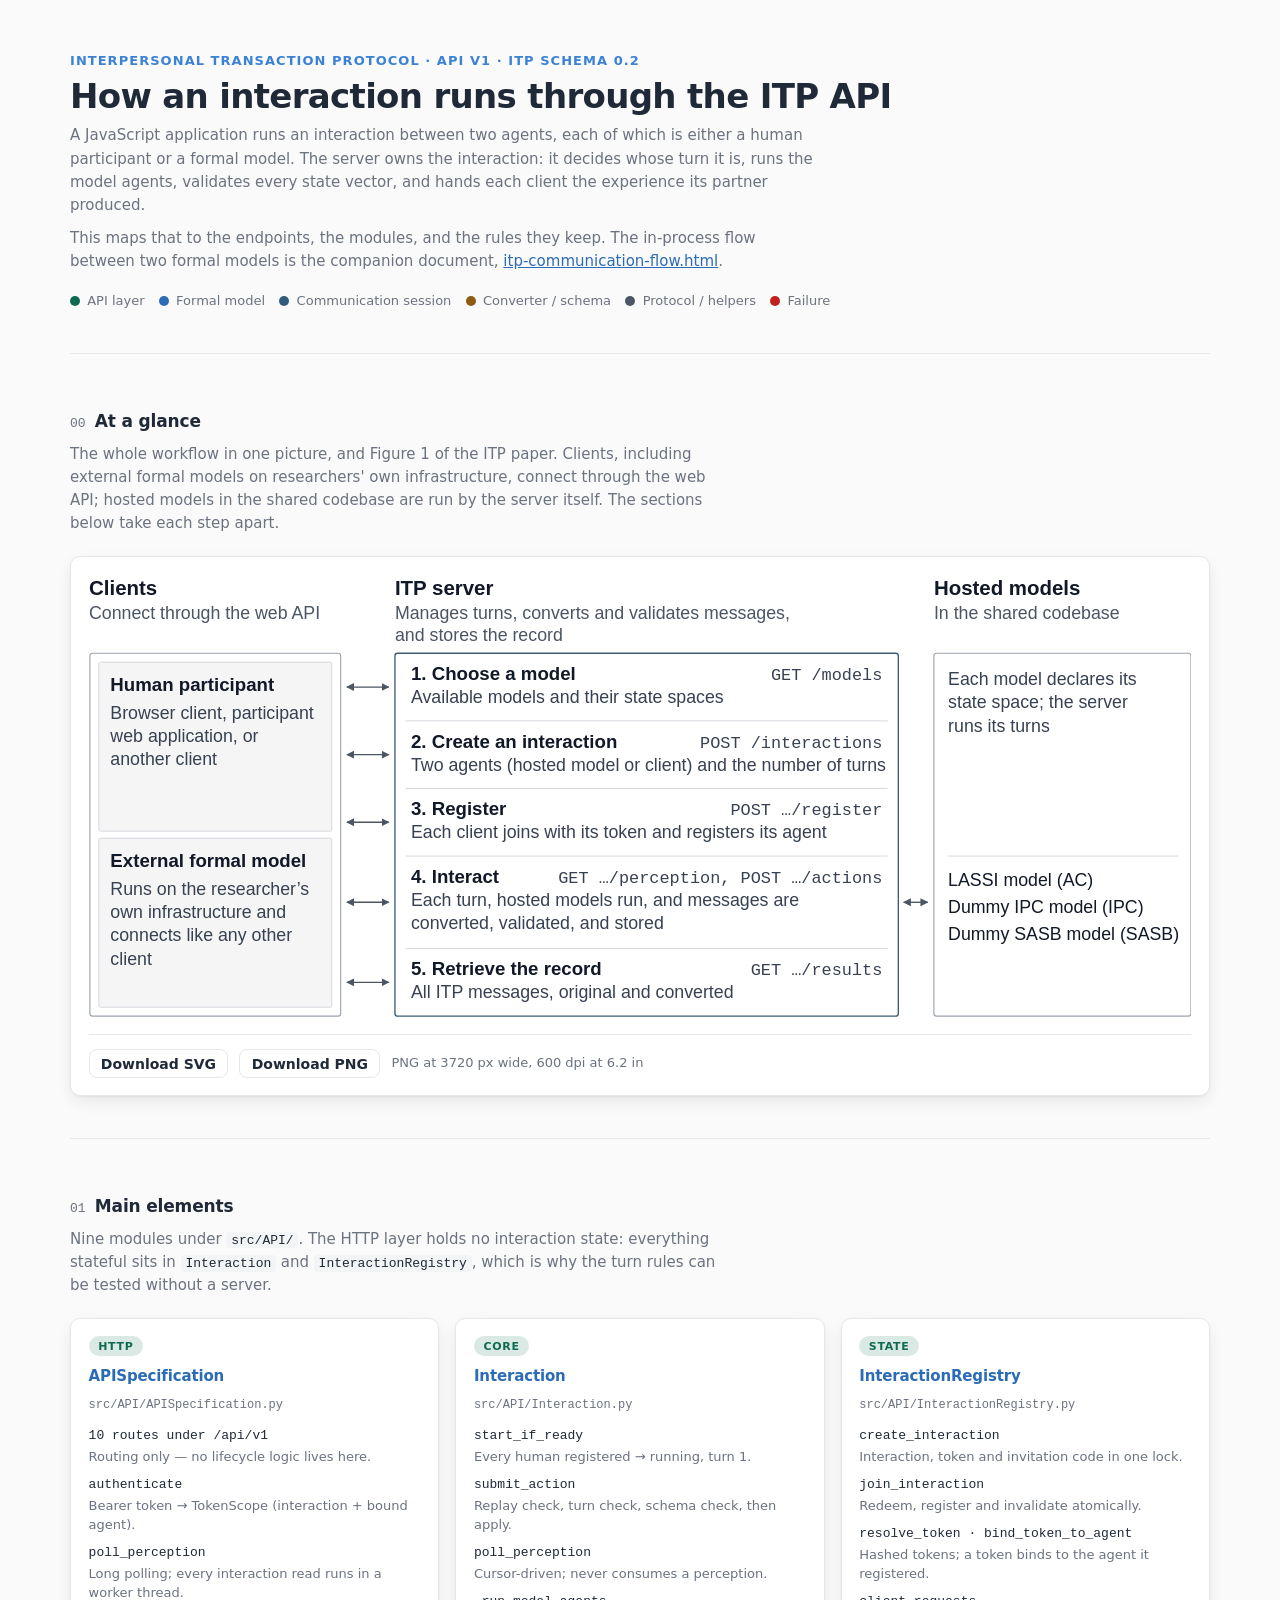
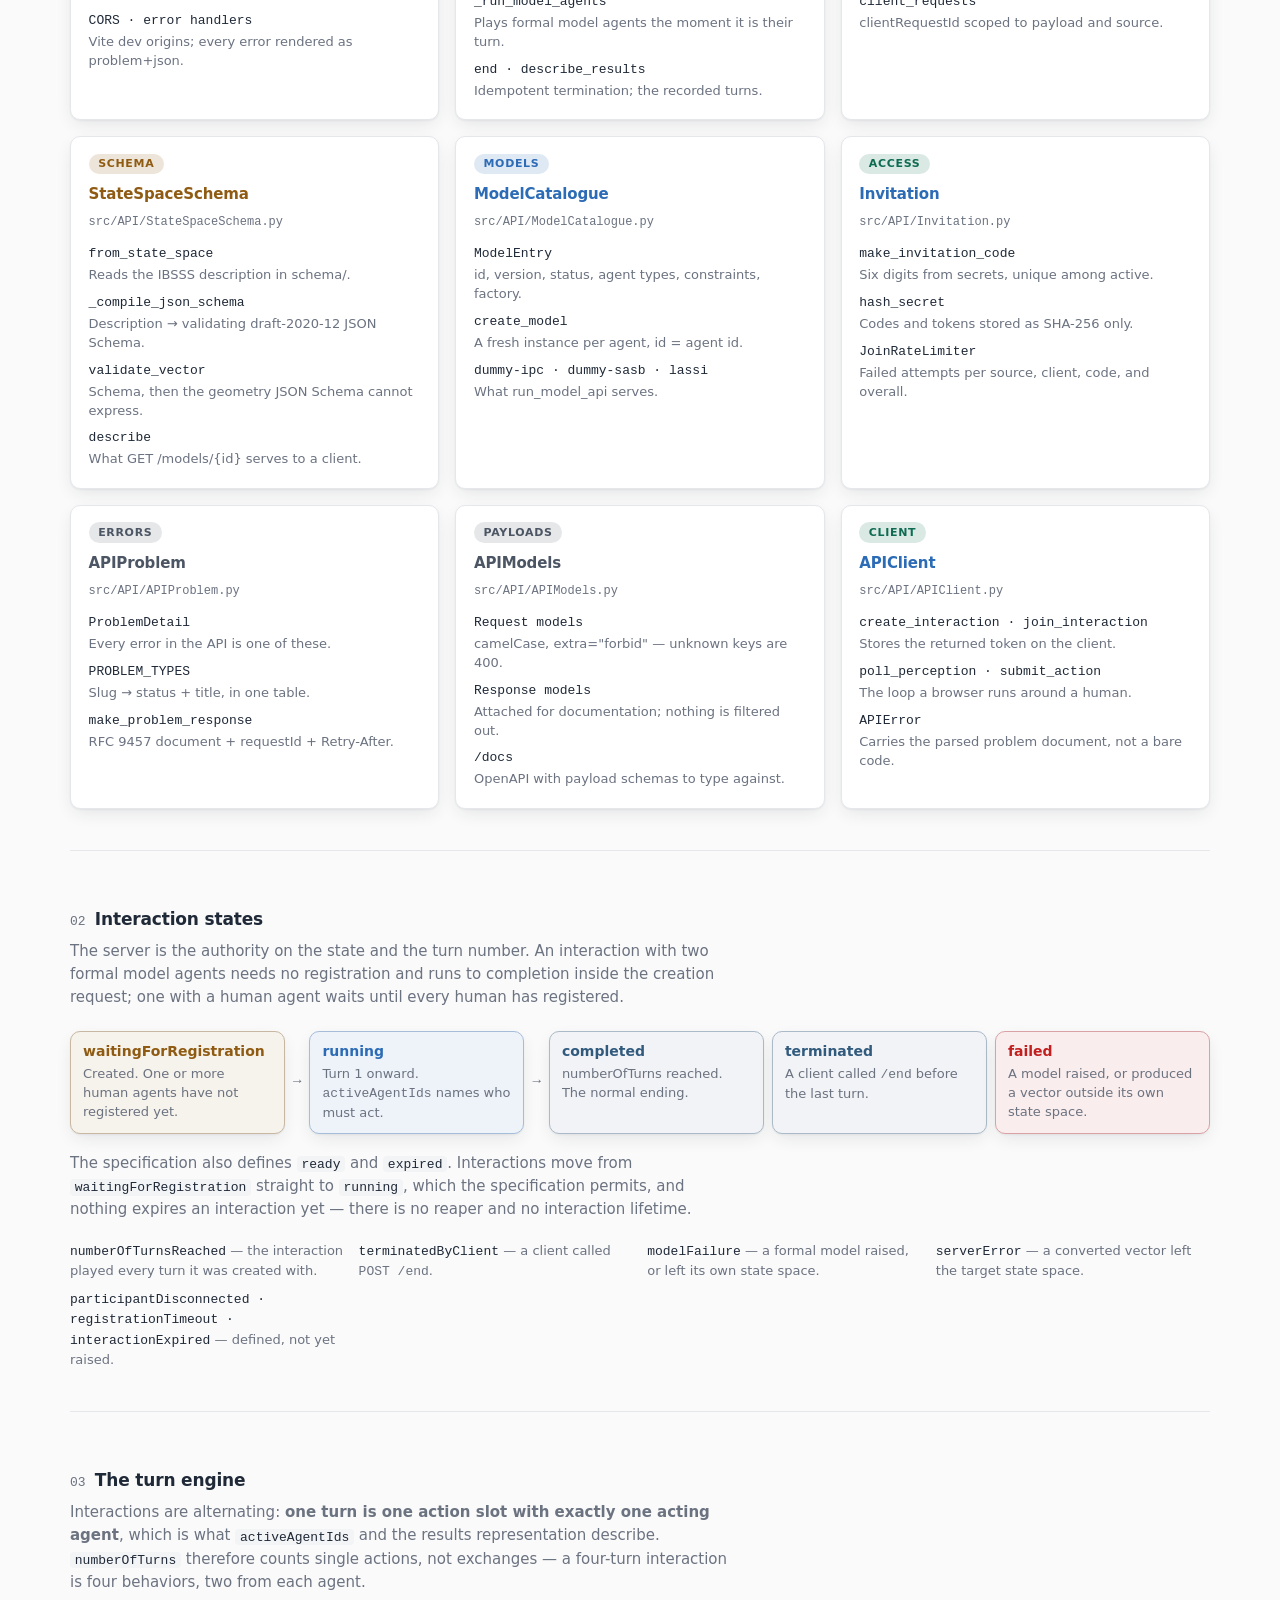
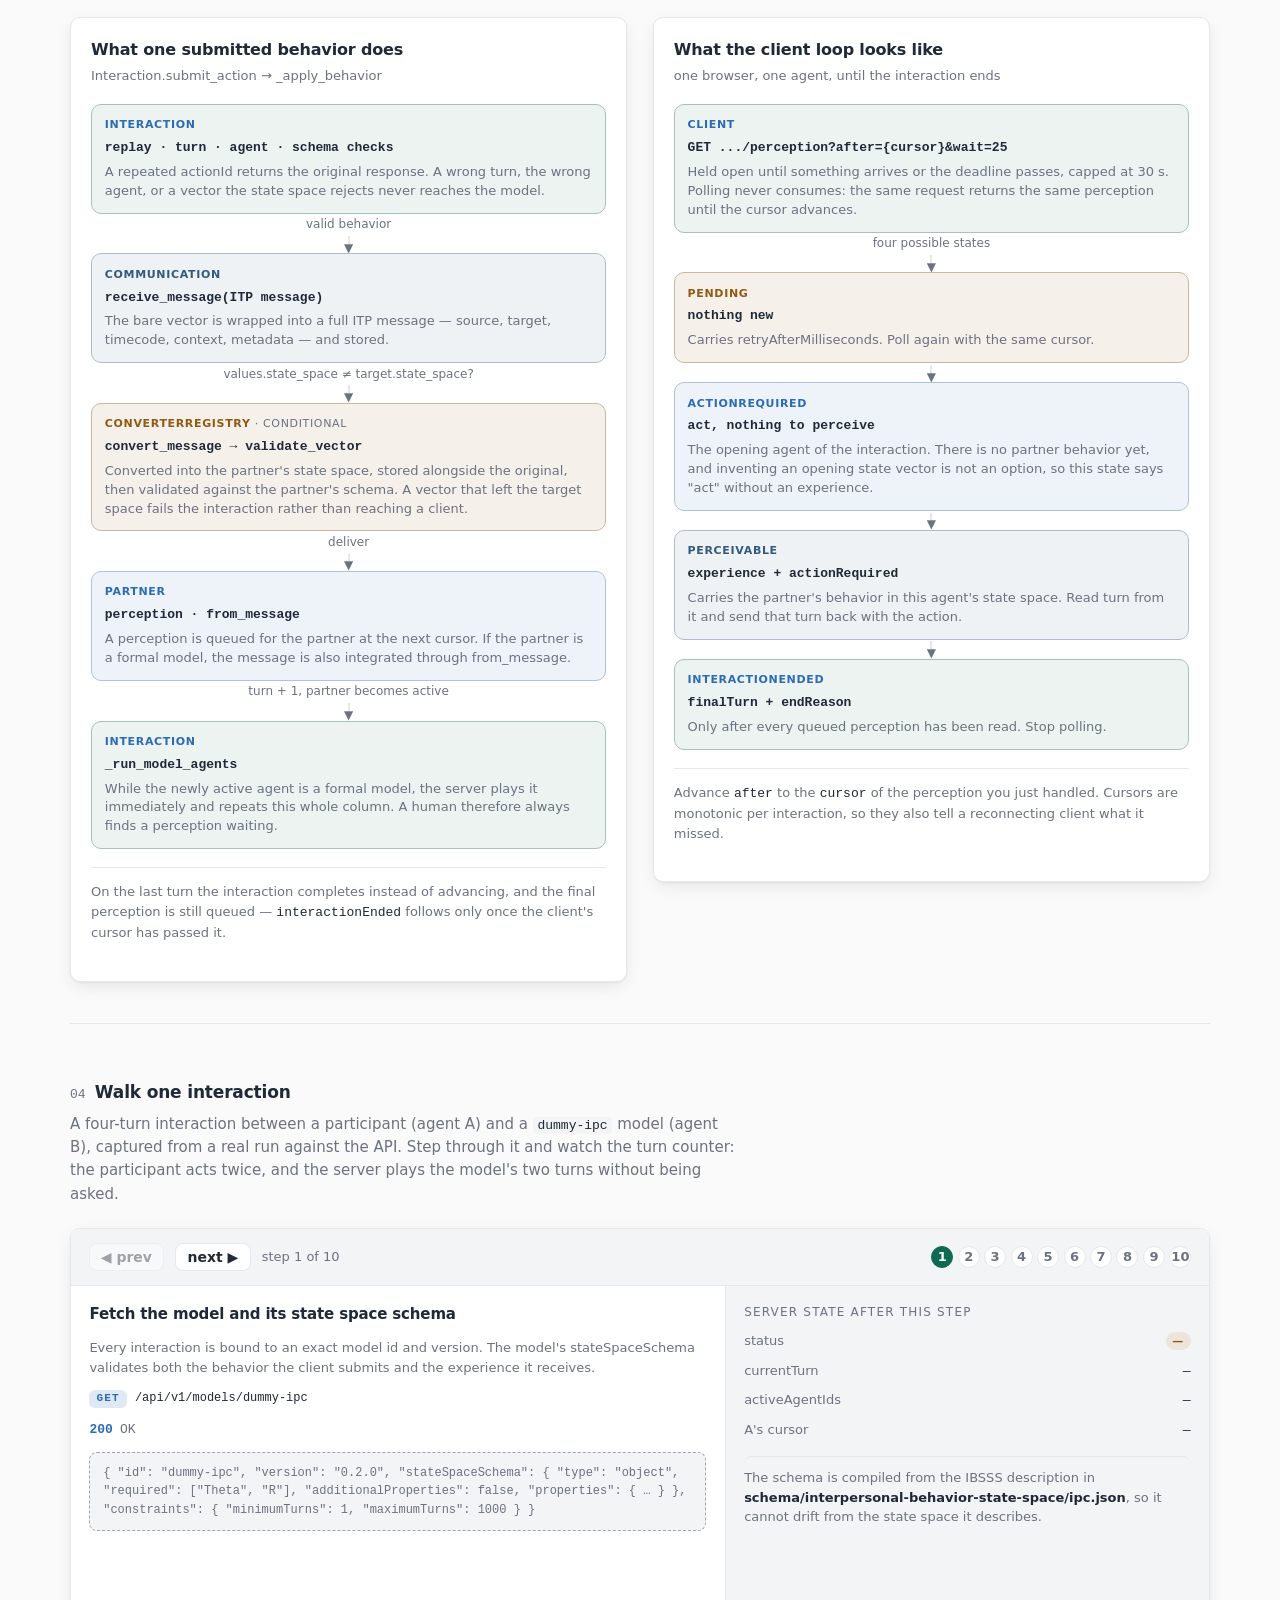
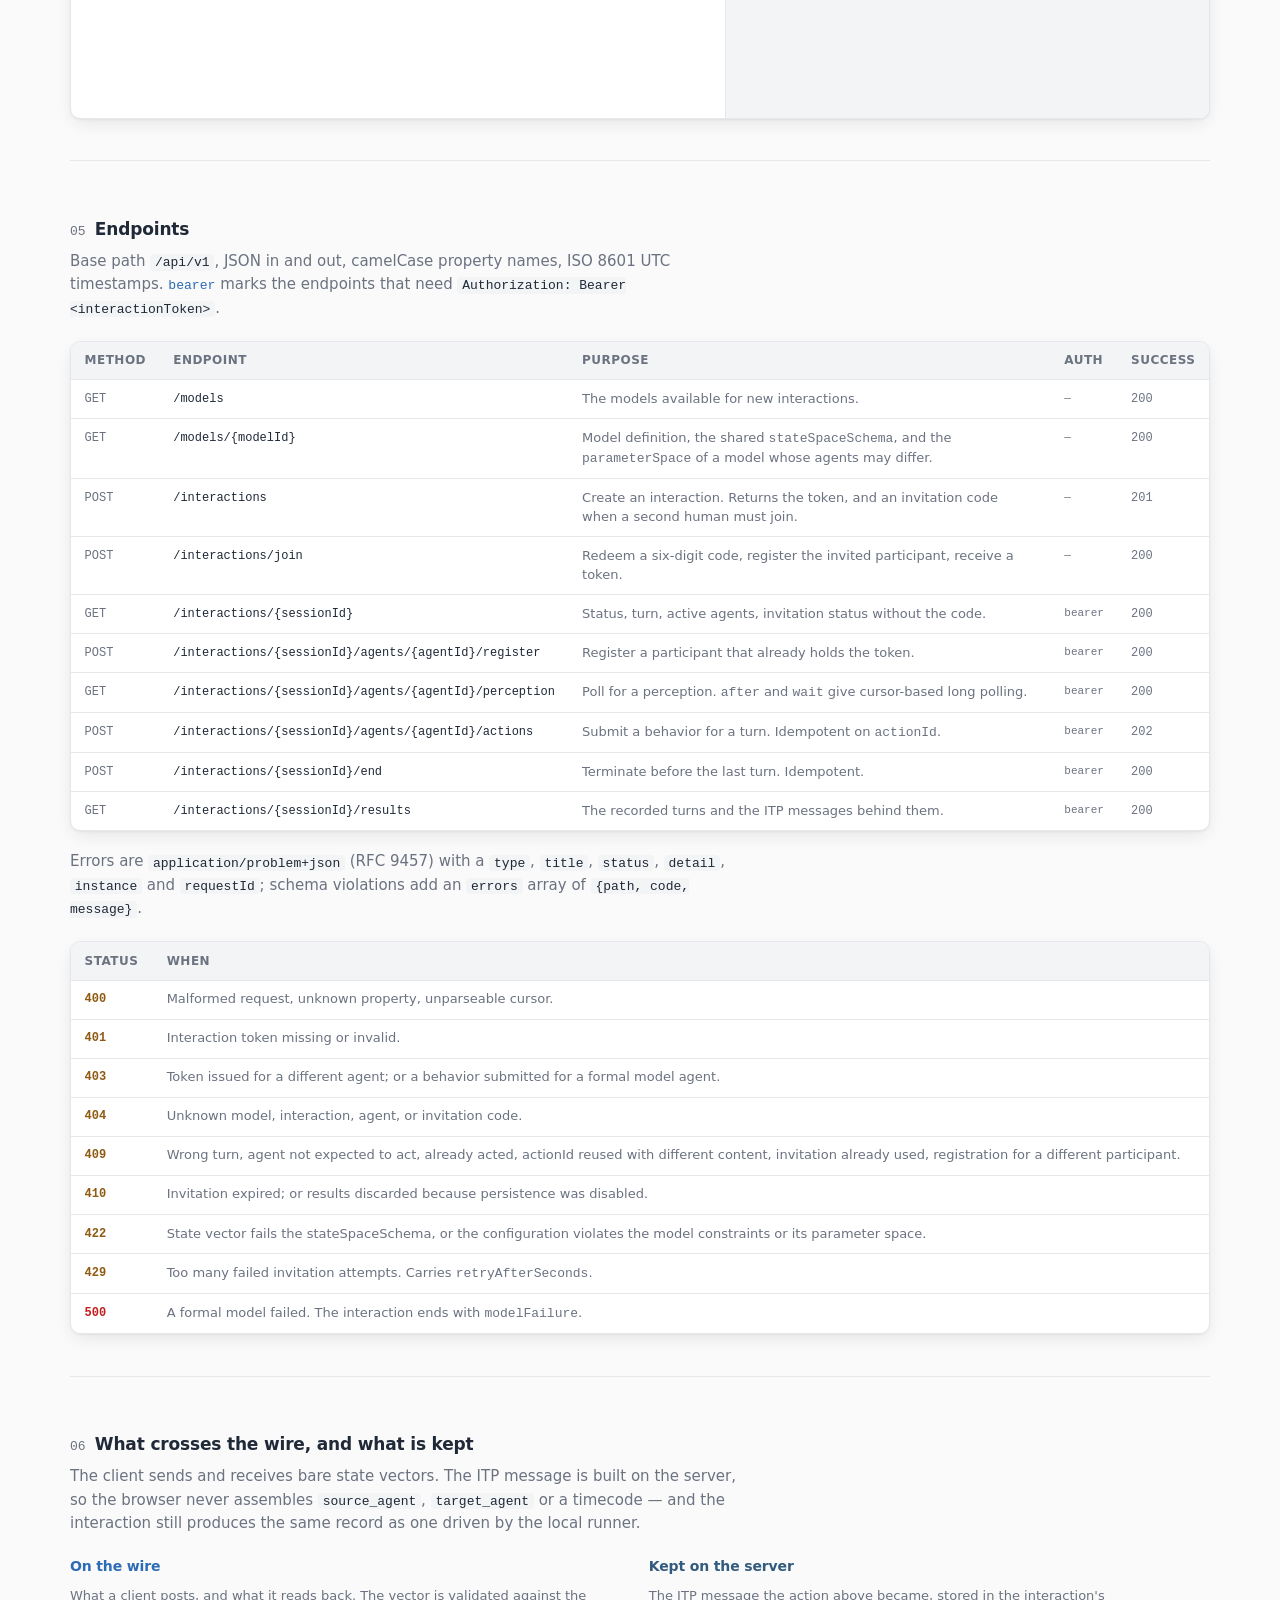
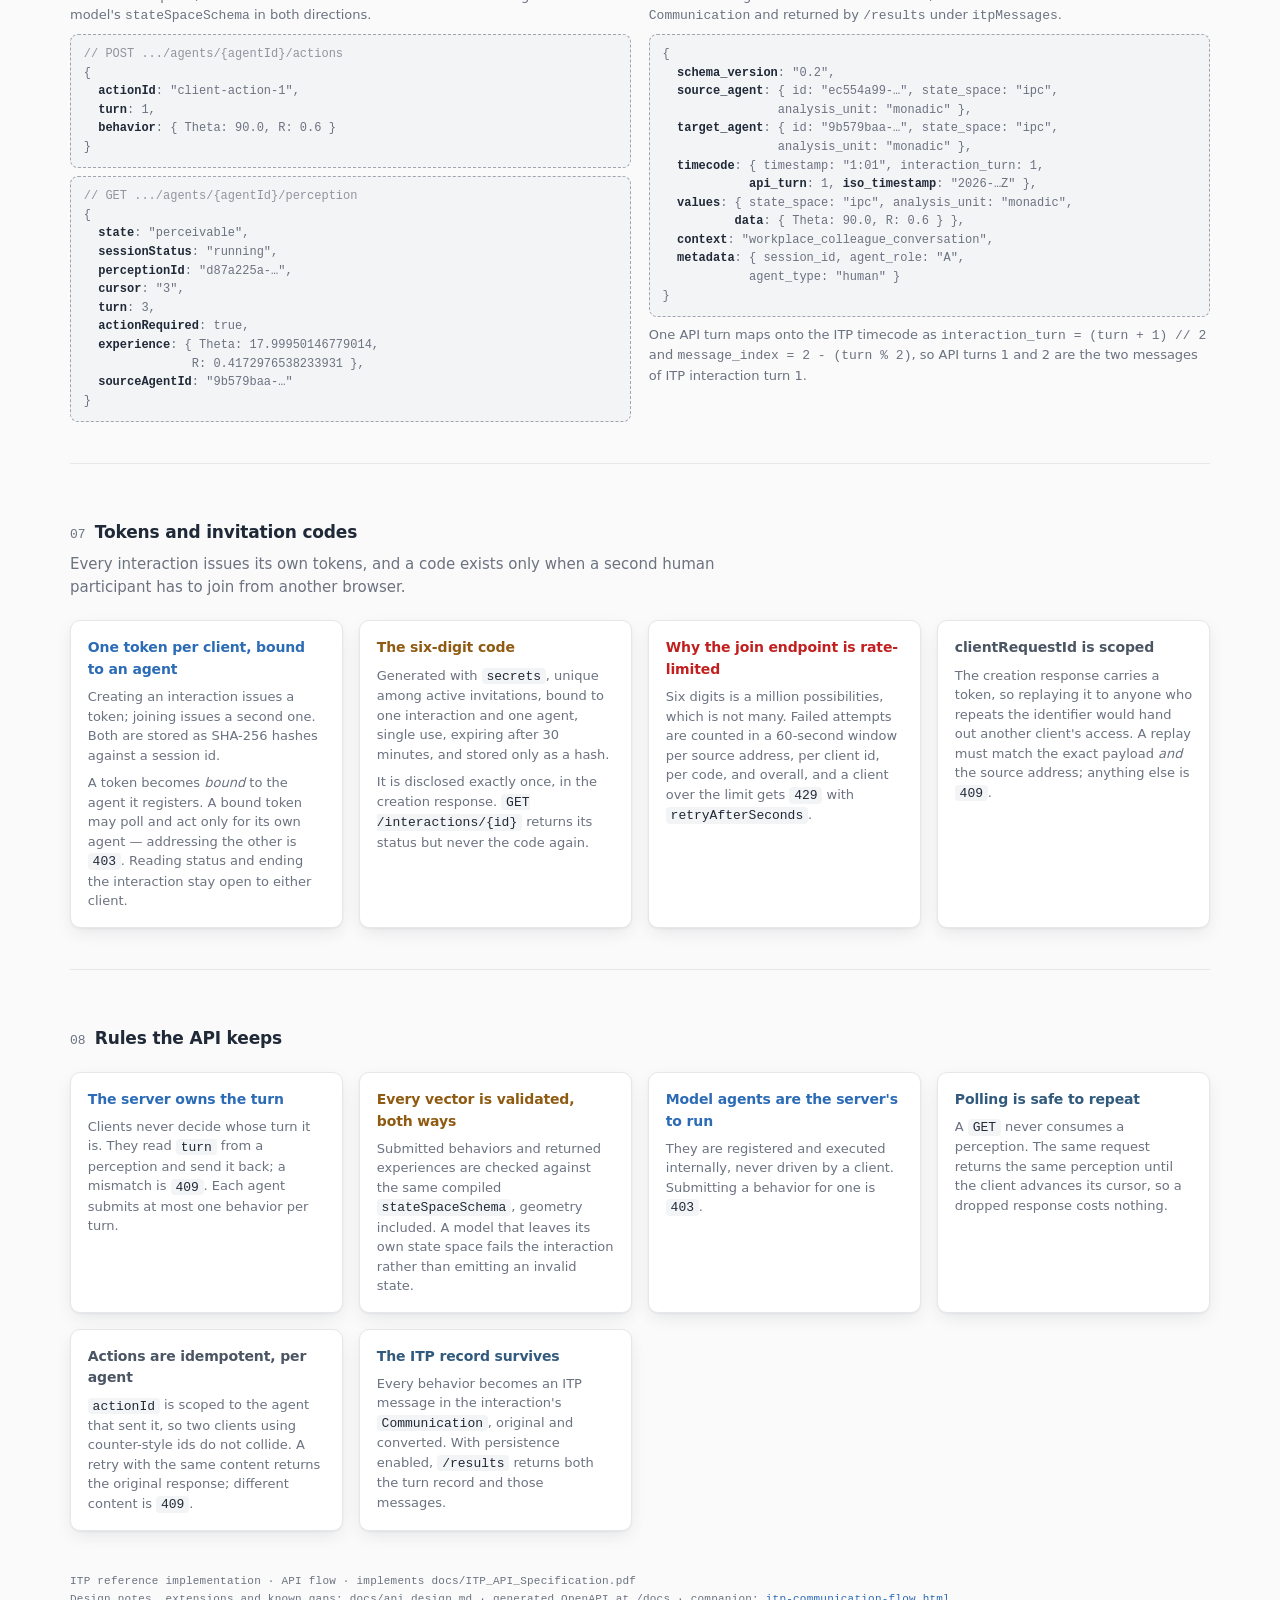
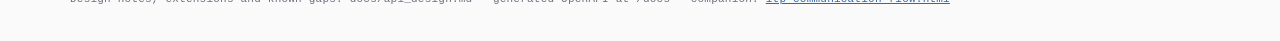
<file: itp-api-flow.html>
<!doctype html>
<html lang="en">
<head>
  <meta charset="utf-8" />
  <meta name="viewport" content="width=device-width, initial-scale=1" />
  <title>ITP API Flow</title>
  <style>
    *, *::before, *::after { box-sizing: border-box; }
    html, body { margin: 0; padding: 0; }
  </style>
<style>
  :root {
    color-scheme: light;
    --bg: #FAFAFA;
    --surface: #FFFFFF;
    --surface-2: #F3F4F6;
    --ink: #1F2937;
    --muted: #6B7280;
    --line: #E5E7EB;
    --c-model: #2C6BB5;
    --c-store: #315A7D;
    --c-convert: #8F5B12;
    --c-api: #0E6B51;
    --c-spec: #4B5563;
    --c-stop: #C21F1F;
    --accent: #3B82D6;
    --primary: #2C6BB5;
    --shadow: 0 1px 2px 0 rgba(31,41,55,.05), 0 6px 18px -4px rgba(31,41,55,.12);
    --mono: ui-monospace, "SF Mono", "SFMono-Regular", Menlo, Consolas, monospace;
    --sans: -apple-system, BlinkMacSystemFont, "Segoe UI", Roboto, system-ui, sans-serif;
  }
  /* Light only, deliberately. The dashboards and the mock client are light, and
     these diagrams are read beside them and pasted into slides and papers on a
     white ground; a page that flips with the reader's OS setting would not be
     the same artefact twice. There is no prefers-color-scheme block and no
     theme toggle, so the palette above is the palette. */

  * { box-sizing: border-box; }
  body { margin: 0; background: var(--bg); }

  .page {
    background: var(--bg);
    color: var(--ink);
    font-family: var(--sans);
    line-height: 1.55;
    -webkit-font-smoothing: antialiased;
    padding-block: clamp(1.5rem, 4vw, 3.5rem);
    padding-inline: clamp(1rem, 4vw, 2rem);
    min-height: 100vh;
  }
  .wrap { max-width: 1140px; margin: 0 auto; }

  :where(a, button, summary):focus-visible {
    outline: 2px solid var(--accent);
    outline-offset: 2px;
    border-radius: 6px;
  }

  /* ---- header ---- */
  .eyebrow {
    font-family: var(--sans);
    font-size: 13px;
    font-weight: 600;
    letter-spacing: .08em;
    text-transform: uppercase;
    color: var(--accent);
    margin: 0 0 6px;
  }
  h1 {
    font-size: clamp(1.8rem, 3.4vw, 2.125rem);
    line-height: 1.15;
    letter-spacing: -.02em;
    font-weight: 700;
    margin: 0 0 8px;
    text-wrap: balance;
  }
  .lede {
    max-width: 78ch;
    color: var(--muted);
    font-size: 15px;
    margin: 0;
  }
  .lede + .lede { margin-top: .6rem; }
  .lede a { color: var(--primary); }

  h2 {
    font-size: 17px;
    letter-spacing: -.01em;
    font-weight: 600;
    margin: 0;
    display: flex;
    align-items: baseline;
    gap: .6rem;
  }
  h2 .idx {
    font-family: var(--mono);
    font-size: 13px;
    color: var(--muted);
    font-weight: 500;
  }
  .section { margin-top: clamp(2.2rem, 5vw, 3.4rem); }
  .section > p.note {
    color: var(--muted); font-size: 15px; margin: .5rem 0 0; max-width: 70ch;
  }
  .section > p.note code, p.note code {
    font-family: var(--mono); font-size: 13px; color: var(--ink);
    background: var(--surface-2); padding: .05rem .3rem; border-radius: 4px;
  }

  hr.rule { border: 0; border-top: 1px solid var(--line); margin: 2.6rem 0 0; }

  /* ---- legend ---- */
  .legend { display: flex; flex-wrap: wrap; gap: .5rem .9rem; margin-top: 1.1rem; }
  .legend .item {
    display: inline-flex;
    align-items: center;
    gap: .45rem;
    font-family: var(--sans);
    font-size: 13px;
    color: var(--muted);
    letter-spacing: normal;
  }
  .dot {
    width: 10px;
    height: 10px;
    border-radius: 50%;
    flex: none;
  }

  /* ---- inventory grid ---- */
  .grid {
    display: grid;
    grid-template-columns: repeat(auto-fill, minmax(330px, 1fr));
    gap: 1rem;
    margin-top: 1.3rem;
  }
  .card {
    background: var(--surface);
    border: 1px solid var(--line);
    border-radius: 10px;
    padding: 1.05rem 1.1rem 1.15rem;
    box-shadow: var(--shadow);
    display: flex;
    flex-direction: column;
    gap: .55rem;
  }
  .chip {
    align-self: flex-start;
    font-family: var(--sans);
    font-size: 11px;
    font-weight: 600;
    letter-spacing: .06em;
    text-transform: uppercase;
    padding: .3rem .6rem;
    border-radius: 999px;
    line-height: 1;
  }
  .card .file {
    font-family: var(--mono);
    font-size: 12px;
    color: var(--muted);
    margin: -.1rem 0 .2rem;
    overflow-wrap: anywhere;
  }
  .cls {
    font-family: var(--sans);
    font-weight: 600;
    font-size: 15px;
    letter-spacing: -.01em;
  }
  .card ul { margin: 0; padding: 0; list-style: none; display: flex; flex-direction: column; gap: .5rem; }
  .card li { display: flex; flex-direction: column; gap: .12rem; }
  .card li .m {
    font-family: var(--mono);
    font-size: 13px;
    color: var(--ink);
  }
  .card li .d {
    font-size: 13px;
    color: var(--muted);
    line-height: 1.45;
  }

  /* role color helpers */
  .r-model  { color: var(--c-model); }
  .r-store  { color: var(--c-store); }
  .r-convert{ color: var(--c-convert); }
  .r-api    { color: var(--primary); }
  .r-spec   { color: var(--c-spec); }
  .r-stop   { color: var(--c-stop); }
  .chip.model  { color: var(--c-model);  background: color-mix(in srgb, var(--c-model) 15%, var(--surface)); }
  .chip.store  { color: var(--c-store);  background: color-mix(in srgb, var(--c-store) 15%, var(--surface)); }
  .chip.convert{ color: var(--c-convert);background: color-mix(in srgb, var(--c-convert) 16%, var(--surface)); }
  .chip.api    { color: var(--c-api);    background: color-mix(in srgb, var(--c-api) 15%, var(--surface)); }
  .chip.spec   { color: var(--c-spec);   background: color-mix(in srgb, var(--c-spec) 14%, var(--surface)); }
  .dot.model{ background: var(--c-model);} .dot.store{ background: var(--c-store);}
  .dot.convert{ background: var(--c-convert);} .dot.api{ background: var(--c-api);}
  .dot.spec{ background: var(--c-spec);} .dot.stop{ background: var(--c-stop);}

  /* ---- lifecycle ---- */
  .states { display: flex; flex-wrap: wrap; align-items: stretch; gap: .5rem; margin-top: 1.3rem; }
  .state {
    border: 1px solid var(--line);
    border-radius: 10px;
    background: var(--surface);
    padding: .6rem .75rem .65rem;
    box-shadow: var(--shadow);
    display: flex;
    flex-direction: column;
    gap: .15rem;
    min-width: 0;
    flex: 1 1 168px;
  }
  .state .nm {
    font-family: var(--sans);
    font-size: 14px;
    font-weight: 600;
  }
  .state .dd {
    font-size: 13px;
    color: var(--muted);
    line-height: 1.45;
  }
  .state.s-wait { border-color: color-mix(in srgb, var(--c-convert) 34%, var(--line)); background: color-mix(in srgb, var(--c-convert) 8%, var(--surface)); }
  .state.s-run  { border-color: color-mix(in srgb, var(--c-model) 34%, var(--line)); background: color-mix(in srgb, var(--c-model) 8%, var(--surface)); }
  .state.s-done { border-color: color-mix(in srgb, var(--c-store) 32%, var(--line)); background: color-mix(in srgb, var(--c-store) 7%, var(--surface)); }
  .state.s-fail { border-color: color-mix(in srgb, var(--c-stop) 34%, var(--line)); background: color-mix(in srgb, var(--c-stop) 8%, var(--surface)); }
  .arrow { align-self: center; font-family: var(--mono); color: var(--muted); font-size: 14px; flex: none; }

  .endstates { margin-top: 1.2rem; display: grid; grid-template-columns: repeat(auto-fill, minmax(232px, 1fr)); gap: .45rem .9rem; }
  .endstates div {
    font-size: 13px;
    color: var(--muted);
    line-height: 1.5;
  }
  .endstates .m {
    font-family: var(--mono);
    font-size: 13px;
    color: var(--ink);
  }

  /* ---- flow lanes ---- */
  .flows { display: grid; grid-template-columns: 1fr 1fr; gap: 1.6rem; margin-top: 1.4rem; align-items: start; }
  .flow {
    background: var(--surface);
    border: 1px solid var(--line);
    border-radius: 10px;
    padding: 1.3rem 1.25rem 1.5rem;
    box-shadow: var(--shadow);
  }
  .flow h3 {
    margin: 0 0 .2rem;
    font-size: 16px;
    font-weight: 600;
    letter-spacing: -.01em;
  }
  .flow .sub {
    font-family: var(--sans);
    font-size: 13px;
    color: var(--muted);
    margin: 0 0 1.1rem;
  }
  .lane { display: flex; flex-direction: column; align-items: stretch; }

  .node {
    border: 1px solid var(--line);
    border-radius: 10px;
    background: var(--surface);
    padding: .7rem .8rem .75rem;
    display: flex;
    flex-direction: column;
    gap: .3rem;
  }
  .node.tint-model  { background: color-mix(in srgb, var(--c-model) 8%, var(--surface)); border-color: color-mix(in srgb, var(--c-model) 30%, var(--line)); }
  .node.tint-store  { background: color-mix(in srgb, var(--c-store) 8%, var(--surface)); border-color: color-mix(in srgb, var(--c-store) 30%, var(--line)); }
  .node.tint-convert{ background: color-mix(in srgb, var(--c-convert) 9%, var(--surface)); border-color: color-mix(in srgb, var(--c-convert) 34%, var(--line)); }
  .node.tint-api    { background: color-mix(in srgb, var(--c-api) 8%, var(--surface)); border-color: color-mix(in srgb, var(--c-api) 30%, var(--line)); }
  .node .head { display: flex; align-items: center; gap: .5rem; flex-wrap: wrap; }
  .node .actor {
    font-family: var(--sans);
    font-size: 11px;
    font-weight: 600;
    letter-spacing: .06em;
    text-transform: uppercase;
  }
  .node .call {
    font-family: var(--mono);
    font-size: 13px;
    font-weight: 600;
    color: var(--ink);
    word-break: break-word;
  }
  .node .desc {
    font-size: 13px;
    color: var(--muted);
    line-height: 1.45;
  }
  .node.cond .actor::after { content: " · conditional"; color: var(--muted); font-weight: 500; }

  .conn { display: flex; flex-direction: column; align-items: center; padding: .1rem 0; gap: .12rem; }
  .conn .lbl {
    font-family: var(--sans);
    font-size: 12px;
    color: var(--muted);
    text-align: center;
    max-width: 92%;
    letter-spacing: normal;
  }
  .conn .bar { width: 2px; height: 9px; background: var(--line); }
  .conn .tip { font-size: 12px; color: var(--muted); line-height: .6; margin-top: -2px; }

  .flow .foot {
    margin-top: 1.1rem;
    padding-top: .9rem;
    border-top: 1px solid var(--line);
    font-size: 13px;
    color: var(--muted);
    line-height: 1.55;
  }
  .flow .foot .m { font-family: var(--mono); color: var(--ink); }

  /* ---- payload token ---- */
  .msg-token {
    border: 1px dashed color-mix(in srgb, var(--c-spec) 45%, var(--line));
    border-radius: 8px;
    background: var(--surface-2);
    padding: .65rem .8rem;
    font-family: var(--mono);
    font-size: 12px;
    color: var(--muted);
    line-height: 1.55;
    overflow-x: auto;
  }
  .msg-token b { color: var(--ink); font-weight: 600; }
  .msg-token .cm { color: color-mix(in srgb, var(--muted) 75%, var(--bg)); }

  .pairs { display: grid; grid-template-columns: 1fr 1fr; gap: 1.1rem; margin-top: 1.3rem; align-items: start; }
  .pair { display: flex; flex-direction: column; gap: .5rem; }
  .pair h3 { margin: 0; font-size: 14px; font-weight: 600; letter-spacing: -.01em; }
  .pair p { margin: 0; font-size: 13px; color: var(--muted); line-height: 1.5; }

  /* ---- walkthrough ---- */
  .walk {
    margin-top: 1.4rem;
    background: var(--surface);
    border: 1px solid var(--line);
    border-radius: 10px;
    box-shadow: var(--shadow);
    overflow: hidden;
  }
  /* ---- figure (00) ---- */
  .figure-card {
    margin-top: 1.3rem;
    background: var(--surface);
    border: 1px solid var(--line);
    border-radius: 10px;
    box-shadow: var(--shadow);
    padding: 1.1rem;
  }
  .figure-card svg { display: block; width: 100%; height: auto; }
  .figure-actions {
    display: flex; align-items: center; gap: .7rem; flex-wrap: wrap;
    margin-top: .9rem; padding-top: .9rem; border-top: 1px solid var(--line);
  }
  .figure-actions button {
    font-family: var(--sans); font-size: 14px; font-weight: 600; color: var(--ink);
    background: var(--surface); border: 1px solid var(--line); border-radius: 8px;
    padding: .38rem .7rem; cursor: pointer; line-height: 1;
  }
  .figure-actions button:hover { border-color: var(--primary); color: var(--primary); }
  .figure-hint { font-size: 13px; color: var(--muted); }

  .walk-bar {
    display: flex; align-items: center; gap: .7rem; flex-wrap: wrap;
    padding: .85rem 1.1rem; border-bottom: 1px solid var(--line); background: var(--surface-2);
  }
  .walk-bar button {
    font-family: var(--sans);
    font-size: 14px;
    font-weight: 600;
    color: var(--ink);
    background: var(--surface);
    border: 1px solid var(--line);
    border-radius: 8px;
    padding: .38rem .7rem;
    cursor: pointer;
    line-height: 1;
  }
  .walk-bar button:hover:not(:disabled) { border-color: var(--c-api); color: var(--primary); }
  .walk-bar button:disabled { opacity: .4; cursor: default; }
  .walk-count {
    font-family: var(--sans);
    font-size: 13px;
    color: var(--muted);
    font-variant-numeric: tabular-nums;
  }
  .ticks { display: flex; gap: .28rem; margin-left: auto; flex-wrap: wrap; }
  .ticks button {
    width: 22px;
    height: 22px;
    padding: 0;
    border-radius: 999px;
    font-size: 13px;
    color: var(--muted);
    font-variant-numeric: tabular-nums;
    font-family: var(--sans);
  }
  .ticks button[aria-current="true"] { background: var(--c-api); border-color: var(--c-api); color: #fff; }

  .walk-body { display: grid; grid-template-columns: 1.35fr 1fr; gap: 0; min-height: 27rem; }
  .walk-main { padding: 1.1rem 1.15rem 1.3rem; display: flex; flex-direction: column; gap: .75rem; min-width: 0; }
  .walk-side {
    padding: 1.1rem 1.15rem 1.3rem; border-left: 1px solid var(--line);
    background: var(--surface-2); display: flex; flex-direction: column; gap: .9rem; min-width: 0;
  }
  .walk-step {
    font-size: 15px;
    font-weight: 640;
    letter-spacing: -.01em;
    margin: 0;
    text-wrap: balance;
    border-radius: 10px;
  }
  .walk-why {
    font-size: 13px;
    color: var(--muted);
    line-height: 1.5;
    margin: 0;
  }
  .reqline {
    display: flex;
    align-items: baseline;
    gap: .5rem;
    flex-wrap: wrap;
    font-family: var(--mono);
    font-size: 12px;
    border-radius: 8px;
  }
  .verb {
    font-size: 11px;
    font-weight: 700;
    letter-spacing: .1em;
    padding: .24rem .45rem;
    border-radius: 6px;
    line-height: 1;
    flex: none;
    font-family: var(--mono);
  }
  .verb.get  { color: var(--c-model); background: color-mix(in srgb, var(--c-model) 15%, var(--surface)); }
  .verb.post { color: var(--c-api);   background: color-mix(in srgb, var(--c-api) 15%, var(--surface)); }
  .reqline .path { color: var(--ink); word-break: break-all; }
  .statusline {
    display: flex;
    align-items: center;
    gap: .45rem;
    font-family: var(--mono);
    font-size: 13px;
    color: var(--muted);
  }
  .code2xx { color: var(--c-model); font-weight: 700; }
  .lbl-sm {
    font-family: var(--sans);
    font-size: 12px;
    letter-spacing: .1em;
    text-transform: uppercase;
    color: var(--muted);
  }

  .statepanel {
    display: flex;
    flex-direction: column;
    gap: .55rem;
    border-radius: 10px;
  }
  .srow { display: flex; align-items: baseline; justify-content: space-between; gap: .7rem; }
  .srow .k {
    font-family: var(--sans);
    font-size: 13px;
    color: var(--muted);
  }
  .srow .v {
    font-family: var(--mono);
    font-size: 13px;
    color: var(--ink);
    font-variant-numeric: tabular-nums;
    text-align: right;
    word-break: break-word;
  }
  .srow .v.changed { color: var(--c-api); font-weight: 700; }
  .pill {
    font-family: var(--sans);
    font-size: 11px;
    font-weight: 600;
    letter-spacing: .06em;
    padding: .2rem .42rem;
    border-radius: 999px;
    line-height: 1;
    display: inline-block;
  }
  .pill.s-wait { color: var(--c-convert); background: color-mix(in srgb, var(--c-convert) 16%, var(--surface)); }
  .pill.s-run  { color: var(--c-model);   background: color-mix(in srgb, var(--c-model) 16%, var(--surface)); }
  .pill.s-done { color: var(--c-store);   background: color-mix(in srgb, var(--c-store) 16%, var(--surface)); }
  .walk-note {
    font-size: 13px;
    color: var(--muted);
    line-height: 1.5;
    border-top: 1px solid var(--line);
    padding-top: .7rem;
    margin: 0;
    border-radius: 8px;
  }
  .walk-note strong { color: var(--ink); font-weight: 620; }

  /* ---- tables ---- */
  .tablewrap {
    overflow-x: auto;
    margin-top: 1.3rem;
    border: 1px solid var(--line);
    border-radius: 10px;
    background: var(--surface);
    box-shadow: var(--shadow);
  }
  table { border-collapse: collapse; width: 100%; min-width: 760px; }
  th, td { text-align: left; padding: .6rem .85rem; border-bottom: 1px solid var(--line); vertical-align: top; }
  thead th {
    font-family: var(--sans);
    font-size: 12px;
    letter-spacing: .04em;
    text-transform: uppercase;
    color: var(--muted);
    font-weight: 600;
    background: var(--surface-2);
    white-space: nowrap;
  }
  tbody tr:last-child td { border-bottom: 0; }
  td.ep { font-family: var(--mono); font-size: 12px; color: var(--ink); white-space: nowrap; }
  td.pu { font-size: 13px; color: var(--muted); line-height: 1.45; }
  td.st { font-family: var(--mono); font-size: 12px; color: var(--muted); white-space: nowrap; font-variant-numeric: tabular-nums; }
  td.auth { font-family: var(--mono); font-size: 11px; color: var(--muted); white-space: nowrap; }
  .status-code { font-family: var(--mono); font-weight: 700; font-variant-numeric: tabular-nums; }

  /* ---- callouts ---- */
  .callouts { display: grid; grid-template-columns: repeat(auto-fit, minmax(240px, 1fr)); gap: 1rem; margin-top: 1.3rem; }
  .callout { background: var(--surface); border: 1px solid var(--line); border-radius: 10px; padding: 1rem 1.05rem; box-shadow: var(--shadow); }
  .callout h4 { margin: 0 0 .4rem; font-size: 14px; font-weight: 600; letter-spacing: -.01em; }
  .callout p { margin: 0; font-size: 13px; color: var(--muted); line-height: 1.5; }
  .callout p + p { margin-top: .5rem; }
  .callout code { font-family: var(--mono); font-size: 13px; color: var(--ink); background: var(--surface-2); padding: .05rem .3rem; border-radius: 4px; }

  footer.foot-note {
    margin-top: 2.6rem; font-family: var(--mono); font-size: 11px;
    color: var(--muted); letter-spacing: .02em; line-height: 1.6;
  }
  footer.foot-note a { color: var(--primary); }

  @media (max-width: 860px) {
    .walk-body { grid-template-columns: 1fr; }
    .walk-side { border-left: 0; border-top: 1px solid var(--line); }
  }
  @media (max-width: 760px) {
    .flows, .pairs { grid-template-columns: 1fr; }
  }
  @media (prefers-reduced-motion: reduce) {
    * { animation: none !important; transition: none !important; }
  }
</style>

<div class="page">
  <div class="wrap">

    <header>
      <p class="eyebrow">Interpersonal Transaction Protocol · API v1 · ITP schema 0.2</p>
      <h1>How an interaction runs through the ITP API</h1>
      <p class="lede">A JavaScript application runs an interaction between two agents, each of which is either a human participant or a formal model. The server owns the interaction: it decides whose turn it is, runs the model agents, validates every state vector, and hands each client the experience its partner produced.</p>
      <p class="lede">This maps that to the endpoints, the modules, and the rules they keep. The in-process flow between two formal models is the companion document, <a href="itp-communication-flow.html">itp-communication-flow.html</a>.</p>

      <div class="legend" aria-label="Role colors">
        <span class="item"><span class="dot api"></span>API layer</span>
        <span class="item"><span class="dot model"></span>Formal model</span>
        <span class="item"><span class="dot store"></span>Communication session</span>
        <span class="item"><span class="dot convert"></span>Converter / schema</span>
        <span class="item"><span class="dot spec"></span>Protocol / helpers</span>
        <span class="item"><span class="dot stop"></span>Failure</span>
      </div>
    </header>

    <hr class="rule" />

    <!-- ============ 00 AT A GLANCE ============ -->
    <section class="section">
      <h2><span class="idx">00</span> At a glance</h2>
      <p class="note">The whole workflow in one picture, and Figure 1 of the ITP paper. Clients, including external formal models on researchers' own infrastructure, connect through the web API; hosted models in the shared codebase are run by the server itself. The sections below take each step apart.</p>

      <div class="figure-card">
        <!-- Explicit colours and fonts rather than CSS variables, so the
             exported file renders the same in Word and in a browser. Sizes are
             set for 6.2 in of print width: 21 units are 7.5 pt. -->
        <svg id="fig-workflow" xmlns="http://www.w3.org/2000/svg" viewBox="0 0 1240 500" role="img"
             aria-labelledby="fig-workflow-title" font-family="Helvetica, Arial, sans-serif">
          <title id="fig-workflow-title">Running an interaction on the ITP platform</title>
          <defs>
            <marker id="fig1-arrow" viewBox="0 0 10 10" refX="9" refY="5" markerWidth="6" markerHeight="6" orient="auto-start-reverse">
              <path d="M0,0 L10,5 L0,10 z" fill="#4B5563" />
            </marker>
          </defs>
          <rect x="0" y="0" width="1240" height="500" fill="#FFFFFF" />

          <!-- column heads -->
          <g font-size="23" font-weight="700" fill="#111827">
            <text x="0" y="22">Clients</text>
            <text x="344" y="22">ITP server</text>
            <text x="950" y="22">Hosted models</text>
          </g>
          <g font-size="20" fill="#4B5563">
            <text x="0" y="50">Connect through the web API</text>
            <text x="344" y="50">Manages turns, converts and validates messages,</text>
            <text x="344" y="74">and stores the record</text>
            <text x="950" y="50">In the shared codebase</text>
          </g>

          <!-- clients -->
          <rect x="1" y="88" width="282" height="408" rx="3" fill="#FFFFFF" stroke="#9CA3AF" stroke-width="1.25" />
          <rect x="11" y="98" width="262" height="190" rx="2" fill="#F5F5F5" stroke="#D1D5DB" stroke-width="1" />
          <rect x="11" y="296" width="262" height="190" rx="2" fill="#F5F5F5" stroke="#D1D5DB" stroke-width="1" />
          <g font-size="21" font-weight="700" fill="#111827">
            <text x="24" y="130">Human participant</text>
            <text x="24" y="328">External formal model</text>
          </g>
          <g font-size="20" fill="#374151">
            <text><tspan x="24" y="162">Browser client, participant</tspan><tspan x="24" y="188">web application, or</tspan><tspan x="24" y="214">another client</tspan></text>
            <text><tspan x="24" y="360">Runs on the researcher’s</tspan><tspan x="24" y="386">own infrastructure and</tspan><tspan x="24" y="412">connects like any other</tspan><tspan x="24" y="438">client</tspan></text>
          </g>

          <!-- one request and its answer per step -->
          <g stroke="#4B5563" stroke-width="1.5" marker-start="url(#fig1-arrow)" marker-end="url(#fig1-arrow)">
            <line x1="290" y1="126" x2="337" y2="126" />
            <line x1="290" y1="202" x2="337" y2="202" />
            <line x1="290" y1="278" x2="337" y2="278" />
            <line x1="290" y1="368" x2="337" y2="368" />
            <line x1="290" y1="458" x2="337" y2="458" />
          </g>

          <!-- server: rows of 76 units, the interaction step 104 -->
          <rect x="344" y="88" width="566" height="408" rx="3" fill="#FFFFFF" stroke="#3E5C76" stroke-width="1.5" />
          <g stroke="#D1D5DB" stroke-width="1">
            <line x1="356" y1="164" x2="898" y2="164" />
            <line x1="356" y1="240" x2="898" y2="240" />
            <line x1="356" y1="316" x2="898" y2="316" />
            <line x1="356" y1="420" x2="898" y2="420" />
          </g>
          <g font-size="21" font-weight="700" fill="#111827">
            <text x="362" y="118">1. Choose a model</text>
            <text x="362" y="194">2. Create an interaction</text>
            <text x="362" y="270">3. Register</text>
            <text x="362" y="346">4. Interact</text>
            <text x="362" y="450">5. Retrieve the record</text>
          </g>
          <g font-size="19" font-family="Menlo, Consolas, monospace" fill="#374151" text-anchor="end">
            <text x="892" y="118">GET /models</text>
            <text x="892" y="194">POST /interactions</text>
            <text x="892" y="270">POST …/register</text>
            <text x="892" y="346">GET …/perception, POST …/actions</text>
            <text x="892" y="450">GET …/results</text>
          </g>
          <g font-size="20" fill="#374151">
            <text x="362" y="144">Available models and their state spaces</text>
            <text x="362" y="220">Two agents (hosted model or client) and the number of turns</text>
            <text x="362" y="296">Each client joins with its token and registers its agent</text>
            <text><tspan x="362" y="372">Each turn, hosted models run, and messages are</tspan><tspan x="362" y="398">converted, validated, and stored</tspan></text>
            <text x="362" y="476">All ITP messages, original and converted</text>
          </g>

          <!-- hosted models, run by the server on their turns -->
          <line x1="916" y1="368" x2="943" y2="368" stroke="#4B5563" stroke-width="1.5"
                marker-start="url(#fig1-arrow)" marker-end="url(#fig1-arrow)" />
          <rect x="950" y="88" width="289" height="408" rx="3" fill="#FFFFFF" stroke="#9CA3AF" stroke-width="1.25" />
          <g font-size="20" fill="#374151">
            <text><tspan x="966" y="124">Each model declares its</tspan><tspan x="966" y="150">state space; the server</tspan><tspan x="966" y="176">runs its turns</tspan></text>
          </g>
          <line x1="966" y1="316" x2="1225" y2="316" stroke="#D1D5DB" stroke-width="1" />
          <g font-size="20" fill="#111827">
            <text x="966" y="350">LASSI model (AC)</text>
            <text x="966" y="380">Dummy IPC model (IPC)</text>
            <text x="966" y="410">Dummy SASB model (SASB)</text>
          </g>
        </svg>
        <div class="figure-actions">
          <button type="button" data-export-svg="fig-workflow" data-export-name="itp_figure1_workflow">Download SVG</button>
          <button type="button" data-export-png="fig-workflow" data-export-name="itp_figure1_workflow">Download PNG</button>
          <span class="figure-hint">PNG at 3720 px wide, 600 dpi at 6.2 in</span>
        </div>
      </div>
    </section>

    <hr class="rule" />

    <!-- ============ 01 ELEMENTS ============ -->
    <section class="section">
      <h2><span class="idx">01</span> Main elements</h2>
      <p class="note">Nine modules under <code>src/API/</code>. The HTTP layer holds no interaction state: everything stateful sits in <code>Interaction</code> and <code>InteractionRegistry</code>, which is why the turn rules can be tested without a server.</p>

      <div class="grid">

        <div class="card">
          <span class="chip api">HTTP</span>
          <span class="cls r-api">APISpecification</span>
          <span class="file">src/API/APISpecification.py</span>
          <ul>
            <li><span class="m">10 routes under /api/v1</span><span class="d">Routing only — no lifecycle logic lives here.</span></li>
            <li><span class="m">authenticate</span><span class="d">Bearer token → TokenScope (interaction + bound agent).</span></li>
            <li><span class="m">poll_perception</span><span class="d">Long polling; every interaction read runs in a worker thread.</span></li>
            <li><span class="m">CORS · error handlers</span><span class="d">Vite dev origins; every error rendered as problem+json.</span></li>
          </ul>
        </div>

        <div class="card">
          <span class="chip api">Core</span>
          <span class="cls r-api">Interaction</span>
          <span class="file">src/API/Interaction.py</span>
          <ul>
            <li><span class="m">start_if_ready</span><span class="d">Every human registered → running, turn 1.</span></li>
            <li><span class="m">submit_action</span><span class="d">Replay check, turn check, schema check, then apply.</span></li>
            <li><span class="m">poll_perception</span><span class="d">Cursor-driven; never consumes a perception.</span></li>
            <li><span class="m">_run_model_agents</span><span class="d">Plays formal model agents the moment it is their turn.</span></li>
            <li><span class="m">end · describe_results</span><span class="d">Idempotent termination; the recorded turns.</span></li>
          </ul>
        </div>

        <div class="card">
          <span class="chip api">State</span>
          <span class="cls r-api">InteractionRegistry</span>
          <span class="file">src/API/InteractionRegistry.py</span>
          <ul>
            <li><span class="m">create_interaction</span><span class="d">Interaction, token and invitation code in one lock.</span></li>
            <li><span class="m">join_interaction</span><span class="d">Redeem, register and invalidate atomically.</span></li>
            <li><span class="m">resolve_token · bind_token_to_agent</span><span class="d">Hashed tokens; a token binds to the agent it registered.</span></li>
            <li><span class="m">client_requests</span><span class="d">clientRequestId scoped to payload and source.</span></li>
          </ul>
        </div>

        <div class="card">
          <span class="chip convert">Schema</span>
          <span class="cls r-convert">StateSpaceSchema</span>
          <span class="file">src/API/StateSpaceSchema.py</span>
          <ul>
            <li><span class="m">from_state_space</span><span class="d">Reads the IBSSS description in schema/.</span></li>
            <li><span class="m">_compile_json_schema</span><span class="d">Description → validating draft-2020-12 JSON Schema.</span></li>
            <li><span class="m">validate_vector</span><span class="d">Schema, then the geometry JSON Schema cannot express.</span></li>
            <li><span class="m">describe</span><span class="d">What GET /models/{id} serves to a client.</span></li>
          </ul>
        </div>

        <div class="card">
          <span class="chip model">Models</span>
          <span class="cls r-model">ModelCatalogue</span>
          <span class="file">src/API/ModelCatalogue.py</span>
          <ul>
            <li><span class="m">ModelEntry</span><span class="d">id, version, status, agent types, constraints, factory.</span></li>
            <li><span class="m">create_model</span><span class="d">A fresh instance per agent, id = agent id.</span></li>
            <li><span class="m">dummy-ipc · dummy-sasb · lassi</span><span class="d">What run_model_api serves.</span></li>
          </ul>
        </div>

        <div class="card">
          <span class="chip api">Access</span>
          <span class="cls r-api">Invitation</span>
          <span class="file">src/API/Invitation.py</span>
          <ul>
            <li><span class="m">make_invitation_code</span><span class="d">Six digits from secrets, unique among active.</span></li>
            <li><span class="m">hash_secret</span><span class="d">Codes and tokens stored as SHA-256 only.</span></li>
            <li><span class="m">JoinRateLimiter</span><span class="d">Failed attempts per source, client, code, and overall.</span></li>
          </ul>
        </div>

        <div class="card">
          <span class="chip spec">Errors</span>
          <span class="cls r-spec">APIProblem</span>
          <span class="file">src/API/APIProblem.py</span>
          <ul>
            <li><span class="m">ProblemDetail</span><span class="d">Every error in the API is one of these.</span></li>
            <li><span class="m">PROBLEM_TYPES</span><span class="d">Slug → status + title, in one table.</span></li>
            <li><span class="m">make_problem_response</span><span class="d">RFC 9457 document + requestId + Retry-After.</span></li>
          </ul>
        </div>

        <div class="card">
          <span class="chip spec">Payloads</span>
          <span class="cls r-spec">APIModels</span>
          <span class="file">src/API/APIModels.py</span>
          <ul>
            <li><span class="m">Request models</span><span class="d">camelCase, extra="forbid" — unknown keys are 400.</span></li>
            <li><span class="m">Response models</span><span class="d">Attached for documentation; nothing is filtered out.</span></li>
            <li><span class="m">/docs</span><span class="d">OpenAPI with payload schemas to type against.</span></li>
          </ul>
        </div>

        <div class="card">
          <span class="chip api">Client</span>
          <span class="cls r-api">APIClient</span>
          <span class="file">src/API/APIClient.py</span>
          <ul>
            <li><span class="m">create_interaction · join_interaction</span><span class="d">Stores the returned token on the client.</span></li>
            <li><span class="m">poll_perception · submit_action</span><span class="d">The loop a browser runs around a human.</span></li>
            <li><span class="m">APIError</span><span class="d">Carries the parsed problem document, not a bare code.</span></li>
          </ul>
        </div>

      </div>
    </section>

    <hr class="rule" />

    <!-- ============ 02 STATES ============ -->
    <section class="section">
      <h2><span class="idx">02</span> Interaction states</h2>
      <p class="note">The server is the authority on the state and the turn number. An interaction with two formal model agents needs no registration and runs to completion inside the creation request; one with a human agent waits until every human has registered.</p>

      <div class="states">
        <div class="state s-wait">
          <span class="nm r-convert">waitingForRegistration</span>
          <span class="dd">Created. One or more human agents have not registered yet.</span>
        </div>
        <span class="arrow" aria-hidden="true">→</span>
        <div class="state s-run">
          <span class="nm r-model">running</span>
          <span class="dd">Turn 1 onward. <code>activeAgentIds</code> names who must act.</span>
        </div>
        <span class="arrow" aria-hidden="true">→</span>
        <div class="state s-done">
          <span class="nm r-store">completed</span>
          <span class="dd">numberOfTurns reached. The normal ending.</span>
        </div>
        <div class="state s-done">
          <span class="nm r-store">terminated</span>
          <span class="dd">A client called <code>/end</code> before the last turn.</span>
        </div>
        <div class="state s-fail">
          <span class="nm r-stop">failed</span>
          <span class="dd">A model raised, or produced a vector outside its own state space.</span>
        </div>
      </div>

      <p class="note" style="margin-top:1.1rem;">The specification also defines <code>ready</code> and <code>expired</code>. Interactions move from <code>waitingForRegistration</code> straight to <code>running</code>, which the specification permits, and nothing expires an interaction yet — there is no reaper and no interaction lifetime.</p>

      <div class="endstates">
        <div><span class="m">numberOfTurnsReached</span> — the interaction played every turn it was created with.</div>
        <div><span class="m">terminatedByClient</span> — a client called <code>POST /end</code>.</div>
        <div><span class="m">modelFailure</span> — a formal model raised, or left its own state space.</div>
        <div><span class="m">serverError</span> — a converted vector left the target state space.</div>
        <div><span class="m">participantDisconnected · registrationTimeout · interactionExpired</span> — defined, not yet raised.</div>
      </div>
    </section>

    <hr class="rule" />

    <!-- ============ 03 TURN ENGINE ============ -->
    <section class="section">
      <h2><span class="idx">03</span> The turn engine</h2>
      <p class="note">Interactions are alternating: <strong>one turn is one action slot with exactly one acting agent</strong>, which is what <code>activeAgentIds</code> and the results representation describe. <code>numberOfTurns</code> therefore counts single actions, not exchanges — a four-turn interaction is four behaviors, two from each agent.</p>

      <div class="flows">

        <div class="flow">
          <h3>What one submitted behavior does</h3>
          <p class="sub">Interaction.submit_action → _apply_behavior</p>
          <div class="lane">

            <div class="node tint-api">
              <div class="head"><span class="actor r-api">Interaction</span></div>
              <span class="call">replay · turn · agent · schema checks</span>
              <span class="desc">A repeated actionId returns the original response. A wrong turn, the wrong agent, or a vector the state space rejects never reaches the model.</span>
            </div>
            <div class="conn"><span class="lbl">valid behavior</span><span class="bar"></span><span class="tip">▼</span></div>

            <div class="node tint-store">
              <div class="head"><span class="actor r-store">Communication</span></div>
              <span class="call">receive_message(ITP message)</span>
              <span class="desc">The bare vector is wrapped into a full ITP message — source, target, timecode, context, metadata — and stored.</span>
            </div>
            <div class="conn"><span class="lbl">values.state_space ≠ target.state_space?</span><span class="bar"></span><span class="tip">▼</span></div>

            <div class="node tint-convert cond">
              <div class="head"><span class="actor r-convert">ConverterRegistry</span></div>
              <span class="call">convert_message → validate_vector</span>
              <span class="desc">Converted into the partner's state space, stored alongside the original, then validated against the partner's schema. A vector that left the target space fails the interaction rather than reaching a client.</span>
            </div>
            <div class="conn"><span class="lbl">deliver</span><span class="bar"></span><span class="tip">▼</span></div>

            <div class="node tint-model">
              <div class="head"><span class="actor r-model">Partner</span></div>
              <span class="call">perception · from_message</span>
              <span class="desc">A perception is queued for the partner at the next cursor. If the partner is a formal model, the message is also integrated through from_message.</span>
            </div>
            <div class="conn"><span class="lbl">turn + 1, partner becomes active</span><span class="bar"></span><span class="tip">▼</span></div>

            <div class="node tint-api">
              <div class="head"><span class="actor r-api">Interaction</span></div>
              <span class="call">_run_model_agents</span>
              <span class="desc">While the newly active agent is a formal model, the server plays it immediately and repeats this whole column. A human therefore always finds a perception waiting.</span>
            </div>

          </div>
          <p class="foot">On the last turn the interaction completes instead of advancing, and the final perception is still queued — <span class="m">interactionEnded</span> follows only once the client's cursor has passed it.</p>
        </div>

        <div class="flow">
          <h3>What the client loop looks like</h3>
          <p class="sub">one browser, one agent, until the interaction ends</p>
          <div class="lane">

            <div class="node tint-api">
              <div class="head"><span class="actor r-api">Client</span></div>
              <span class="call">GET .../perception?after={cursor}&amp;wait=25</span>
              <span class="desc">Held open until something arrives or the deadline passes, capped at 30 s. Polling never consumes: the same request returns the same perception until the cursor advances.</span>
            </div>
            <div class="conn"><span class="lbl">four possible states</span><span class="bar"></span><span class="tip">▼</span></div>

            <div class="node tint-convert">
              <div class="head"><span class="actor r-convert">pending</span></div>
              <span class="call">nothing new</span>
              <span class="desc">Carries retryAfterMilliseconds. Poll again with the same cursor.</span>
            </div>
            <div class="conn"><span class="bar"></span><span class="tip">▼</span></div>

            <div class="node tint-model">
              <div class="head"><span class="actor r-model">actionRequired</span></div>
              <span class="call">act, nothing to perceive</span>
              <span class="desc">The opening agent of the interaction. There is no partner behavior yet, and inventing an opening state vector is not an option, so this state says "act" without an experience.</span>
            </div>
            <div class="conn"><span class="bar"></span><span class="tip">▼</span></div>

            <div class="node tint-store">
              <div class="head"><span class="actor r-store">perceivable</span></div>
              <span class="call">experience + actionRequired</span>
              <span class="desc">Carries the partner's behavior in this agent's state space. Read turn from it and send that turn back with the action.</span>
            </div>
            <div class="conn"><span class="bar"></span><span class="tip">▼</span></div>

            <div class="node tint-api">
              <div class="head"><span class="actor r-api">interactionEnded</span></div>
              <span class="call">finalTurn + endReason</span>
              <span class="desc">Only after every queued perception has been read. Stop polling.</span>
            </div>

          </div>
          <p class="foot">Advance <span class="m">after</span> to the <span class="m">cursor</span> of the perception you just handled. Cursors are monotonic per interaction, so they also tell a reconnecting client what it missed.</p>
        </div>

      </div>
    </section>

    <hr class="rule" />

    <!-- ============ 04 WALKTHROUGH ============ -->
    <section class="section">
      <h2><span class="idx">04</span> Walk one interaction</h2>
      <p class="note">A four-turn interaction between a participant (agent A) and a <code>dummy-ipc</code> model (agent B), captured from a real run against the API. Step through it and watch the turn counter: the participant acts twice, and the server plays the model's two turns without being asked.</p>

      <div class="walk">
        <div class="walk-bar">
          <button type="button" id="walk-prev">◀ prev</button>
          <button type="button" id="walk-next">next ▶</button>
          <span class="walk-count">step <span id="walk-n">1</span> of 10</span>
          <div class="ticks" id="walk-ticks" role="group" aria-label="Jump to step"></div>
        </div>

        <div class="walk-body">
          <div class="walk-main">
            <p class="walk-step" id="walk-title">Fetch the model and its state space schema</p>
            <p class="walk-why" id="walk-why">Every interaction is bound to an exact model id and version. The model's stateSpaceSchema validates both the behavior the client submits and the experience it receives.</p>

            <div class="reqline">
              <span class="verb get" id="walk-verb">GET</span>
              <span class="path" id="walk-path">/api/v1/models/dummy-ipc</span>
            </div>

            <div id="walk-reqbox" hidden>
              <p class="lbl-sm">request</p>
              <div class="msg-token" id="walk-req"></div>
            </div>

            <div class="statusline">
              <span class="code2xx" id="walk-status">200</span>
              <span id="walk-statustext">OK</span>
            </div>
            <div class="msg-token" id="walk-res"></div>
          </div>

          <div class="walk-side">
            <div>
              <p class="lbl-sm" style="margin:0 0 .55rem;">server state after this step</p>
              <div class="statepanel">
                <div class="srow"><span class="k">status</span><span class="v"><span class="pill s-wait" id="walk-st-status">—</span></span></div>
                <div class="srow"><span class="k">currentTurn</span><span class="v" id="walk-st-turn">—</span></div>
                <div class="srow"><span class="k">activeAgentIds</span><span class="v" id="walk-st-active">—</span></div>
                <div class="srow"><span class="k">A's cursor</span><span class="v" id="walk-st-cursor">—</span></div>
              </div>
            </div>
            <p class="walk-note" id="walk-note"></p>
          </div>
        </div>
      </div>
    </section>

    <hr class="rule" />

    <!-- ============ 05 ENDPOINTS ============ -->
    <section class="section">
      <h2><span class="idx">05</span> Endpoints</h2>
      <p class="note">Base path <code>/api/v1</code>, JSON in and out, camelCase property names, ISO 8601 UTC timestamps. <span class="r-api" style="font-family:var(--mono);font-size:.82rem;">bearer</span> marks the endpoints that need <code>Authorization: Bearer &lt;interactionToken&gt;</code>.</p>

      <div class="tablewrap">
        <table>
          <thead>
            <tr><th>Method</th><th>Endpoint</th><th>Purpose</th><th>Auth</th><th>Success</th></tr>
          </thead>
          <tbody>
            <tr><td class="st r-model">GET</td><td class="ep">/models</td><td class="pu">The models available for new interactions.</td><td class="auth">—</td><td class="st">200</td></tr>
            <tr><td class="st r-model">GET</td><td class="ep">/models/{modelId}</td><td class="pu">Model definition, the shared <code>stateSpaceSchema</code>, and the <code>parameterSpace</code> of a model whose agents may differ.</td><td class="auth">—</td><td class="st">200</td></tr>
            <tr><td class="st r-api">POST</td><td class="ep">/interactions</td><td class="pu">Create an interaction. Returns the token, and an invitation code when a second human must join.</td><td class="auth">—</td><td class="st">201</td></tr>
            <tr><td class="st r-api">POST</td><td class="ep">/interactions/join</td><td class="pu">Redeem a six-digit code, register the invited participant, receive a token.</td><td class="auth">—</td><td class="st">200</td></tr>
            <tr><td class="st r-model">GET</td><td class="ep">/interactions/{sessionId}</td><td class="pu">Status, turn, active agents, invitation status without the code.</td><td class="auth r-api">bearer</td><td class="st">200</td></tr>
            <tr><td class="st r-api">POST</td><td class="ep">/interactions/{sessionId}/agents/{agentId}/register</td><td class="pu">Register a participant that already holds the token.</td><td class="auth r-api">bearer</td><td class="st">200</td></tr>
            <tr><td class="st r-model">GET</td><td class="ep">/interactions/{sessionId}/agents/{agentId}/perception</td><td class="pu">Poll for a perception. <code>after</code> and <code>wait</code> give cursor-based long polling.</td><td class="auth r-api">bearer</td><td class="st">200</td></tr>
            <tr><td class="st r-api">POST</td><td class="ep">/interactions/{sessionId}/agents/{agentId}/actions</td><td class="pu">Submit a behavior for a turn. Idempotent on <code>actionId</code>.</td><td class="auth r-api">bearer</td><td class="st">202</td></tr>
            <tr><td class="st r-api">POST</td><td class="ep">/interactions/{sessionId}/end</td><td class="pu">Terminate before the last turn. Idempotent.</td><td class="auth r-api">bearer</td><td class="st">200</td></tr>
            <tr><td class="st r-model">GET</td><td class="ep">/interactions/{sessionId}/results</td><td class="pu">The recorded turns and the ITP messages behind them.</td><td class="auth r-api">bearer</td><td class="st">200</td></tr>
          </tbody>
        </table>
      </div>

      <p class="note" style="margin-top:1.2rem;">Errors are <code>application/problem+json</code> (RFC 9457) with a <code>type</code>, <code>title</code>, <code>status</code>, <code>detail</code>, <code>instance</code> and <code>requestId</code>; schema violations add an <code>errors</code> array of <code>{path, code, message}</code>.</p>

      <div class="tablewrap">
        <table>
          <thead><tr><th>Status</th><th>When</th></tr></thead>
          <tbody>
            <tr><td class="st"><span class="status-code r-convert">400</span></td><td class="pu">Malformed request, unknown property, unparseable cursor.</td></tr>
            <tr><td class="st"><span class="status-code r-convert">401</span></td><td class="pu">Interaction token missing or invalid.</td></tr>
            <tr><td class="st"><span class="status-code r-convert">403</span></td><td class="pu">Token issued for a different agent; or a behavior submitted for a formal model agent.</td></tr>
            <tr><td class="st"><span class="status-code r-convert">404</span></td><td class="pu">Unknown model, interaction, agent, or invitation code.</td></tr>
            <tr><td class="st"><span class="status-code r-convert">409</span></td><td class="pu">Wrong turn, agent not expected to act, already acted, actionId reused with different content, invitation already used, registration for a different participant.</td></tr>
            <tr><td class="st"><span class="status-code r-convert">410</span></td><td class="pu">Invitation expired; or results discarded because persistence was disabled.</td></tr>
            <tr><td class="st"><span class="status-code r-convert">422</span></td><td class="pu">State vector fails the stateSpaceSchema, or the configuration violates the model constraints or its parameter space.</td></tr>
            <tr><td class="st"><span class="status-code r-convert">429</span></td><td class="pu">Too many failed invitation attempts. Carries <code>retryAfterSeconds</code>.</td></tr>
            <tr><td class="st"><span class="status-code r-stop">500</span></td><td class="pu">A formal model failed. The interaction ends with <code>modelFailure</code>.</td></tr>
          </tbody>
        </table>
      </div>
    </section>

    <hr class="rule" />

    <!-- ============ 06 WIRE FORMAT ============ -->
    <section class="section">
      <h2><span class="idx">06</span> What crosses the wire, and what is kept</h2>
      <p class="note">The client sends and receives bare state vectors. The ITP message is built on the server, so the browser never assembles <code>source_agent</code>, <code>target_agent</code> or a timecode — and the interaction still produces the same record as one driven by the local runner.</p>

      <div class="pairs">
        <div class="pair">
          <h3 class="r-api">On the wire</h3>
          <p>What a client posts, and what it reads back. The vector is validated against the model's <code>stateSpaceSchema</code> in both directions.</p>
          <div class="msg-token">
            <span class="cm">// POST .../agents/{agentId}/actions</span><br>
            {<br>
            &nbsp;&nbsp;<b>actionId</b>: "client-action-1",<br>
            &nbsp;&nbsp;<b>turn</b>: 1,<br>
            &nbsp;&nbsp;<b>behavior</b>: { Theta: 90.0, R: 0.6 }<br>
            }
          </div>
          <div class="msg-token">
            <span class="cm">// GET .../agents/{agentId}/perception</span><br>
            {<br>
            &nbsp;&nbsp;<b>state</b>: "perceivable",<br>
            &nbsp;&nbsp;<b>sessionStatus</b>: "running",<br>
            &nbsp;&nbsp;<b>perceptionId</b>: "d87a225a-…",<br>
            &nbsp;&nbsp;<b>cursor</b>: "3",<br>
            &nbsp;&nbsp;<b>turn</b>: 3,<br>
            &nbsp;&nbsp;<b>actionRequired</b>: true,<br>
            &nbsp;&nbsp;<b>experience</b>: { Theta: 17.99950146779014,<br>
            &nbsp;&nbsp;&nbsp;&nbsp;&nbsp;&nbsp;&nbsp;&nbsp;&nbsp;&nbsp;&nbsp;&nbsp;&nbsp;&nbsp;&nbsp;R: 0.4172976538233931 },<br>
            &nbsp;&nbsp;<b>sourceAgentId</b>: "9b579baa-…"<br>
            }
          </div>
        </div>

        <div class="pair">
          <h3 class="r-store">Kept on the server</h3>
          <p>The ITP message the action above became, stored in the interaction's <code>Communication</code> and returned by <code>/results</code> under <code>itpMessages</code>.</p>
          <div class="msg-token">
            {<br>
            &nbsp;&nbsp;<b>schema_version</b>: "0.2",<br>
            &nbsp;&nbsp;<b>source_agent</b>: { id: "ec554a99-…", state_space: "ipc",<br>
            &nbsp;&nbsp;&nbsp;&nbsp;&nbsp;&nbsp;&nbsp;&nbsp;&nbsp;&nbsp;&nbsp;&nbsp;&nbsp;&nbsp;&nbsp;&nbsp;analysis_unit: "monadic" },<br>
            &nbsp;&nbsp;<b>target_agent</b>: { id: "9b579baa-…", state_space: "ipc",<br>
            &nbsp;&nbsp;&nbsp;&nbsp;&nbsp;&nbsp;&nbsp;&nbsp;&nbsp;&nbsp;&nbsp;&nbsp;&nbsp;&nbsp;&nbsp;&nbsp;analysis_unit: "monadic" },<br>
            &nbsp;&nbsp;<b>timecode</b>: { timestamp: "1:01", interaction_turn: 1,<br>
            &nbsp;&nbsp;&nbsp;&nbsp;&nbsp;&nbsp;&nbsp;&nbsp;&nbsp;&nbsp;&nbsp;&nbsp;<b>api_turn</b>: 1, <b>iso_timestamp</b>: "2026-…Z" },<br>
            &nbsp;&nbsp;<b>values</b>: { state_space: "ipc", analysis_unit: "monadic",<br>
            &nbsp;&nbsp;&nbsp;&nbsp;&nbsp;&nbsp;&nbsp;&nbsp;&nbsp;&nbsp;<b>data</b>: { Theta: 90.0, R: 0.6 } },<br>
            &nbsp;&nbsp;<b>context</b>: "workplace_colleague_conversation",<br>
            &nbsp;&nbsp;<b>metadata</b>: { session_id, agent_role: "A",<br>
            &nbsp;&nbsp;&nbsp;&nbsp;&nbsp;&nbsp;&nbsp;&nbsp;&nbsp;&nbsp;&nbsp;&nbsp;agent_type: "human" }<br>
            }
          </div>
          <p>One API turn maps onto the ITP timecode as <code>interaction_turn = (turn + 1) // 2</code> and <code>message_index = 2 - (turn % 2)</code>, so API turns 1 and 2 are the two messages of ITP interaction turn 1.</p>
        </div>
      </div>
    </section>

    <hr class="rule" />

    <!-- ============ 07 ACCESS ============ -->
    <section class="section">
      <h2><span class="idx">07</span> Tokens and invitation codes</h2>
      <p class="note">Every interaction issues its own tokens, and a code exists only when a second human participant has to join from another browser.</p>

      <div class="callouts">
        <div class="callout">
          <h4 class="r-api">One token per client, bound to an agent</h4>
          <p>Creating an interaction issues a token; joining issues a second one. Both are stored as SHA-256 hashes against a session id.</p>
          <p>A token becomes <em>bound</em> to the agent it registers. A bound token may poll and act only for its own agent — addressing the other is <code>403</code>. Reading status and ending the interaction stay open to either client.</p>
        </div>
        <div class="callout">
          <h4 class="r-convert">The six-digit code</h4>
          <p>Generated with <code>secrets</code>, unique among active invitations, bound to one interaction and one agent, single use, expiring after 30 minutes, and stored only as a hash.</p>
          <p>It is disclosed exactly once, in the creation response. <code>GET /interactions/{id}</code> returns its status but never the code again.</p>
        </div>
        <div class="callout">
          <h4 class="r-stop">Why the join endpoint is rate-limited</h4>
          <p>Six digits is a million possibilities, which is not many. Failed attempts are counted in a 60-second window per source address, per client id, per code, and overall, and a client over the limit gets <code>429</code> with <code>retryAfterSeconds</code>.</p>
        </div>
        <div class="callout">
          <h4 class="r-spec">clientRequestId is scoped</h4>
          <p>The creation response carries a token, so replaying it to anyone who repeats the identifier would hand out another client's access. A replay must match the exact payload <em>and</em> the source address; anything else is <code>409</code>.</p>
        </div>
      </div>
    </section>

    <hr class="rule" />

    <!-- ============ 08 INVARIANTS ============ -->
    <section class="section">
      <h2><span class="idx">08</span> Rules the API keeps</h2>
      <div class="callouts">
        <div class="callout">
          <h4 class="r-api">The server owns the turn</h4>
          <p>Clients never decide whose turn it is. They read <code>turn</code> from a perception and send it back; a mismatch is <code>409</code>. Each agent submits at most one behavior per turn.</p>
        </div>
        <div class="callout">
          <h4 class="r-convert">Every vector is validated, both ways</h4>
          <p>Submitted behaviors and returned experiences are checked against the same compiled <code>stateSpaceSchema</code>, geometry included. A model that leaves its own state space fails the interaction rather than emitting an invalid state.</p>
        </div>
        <div class="callout">
          <h4 class="r-model">Model agents are the server's to run</h4>
          <p>They are registered and executed internally, never driven by a client. Submitting a behavior for one is <code>403</code>.</p>
        </div>
        <div class="callout">
          <h4 class="r-store">Polling is safe to repeat</h4>
          <p>A <code>GET</code> never consumes a perception. The same request returns the same perception until the client advances its cursor, so a dropped response costs nothing.</p>
        </div>
        <div class="callout">
          <h4 class="r-spec">Actions are idempotent, per agent</h4>
          <p><code>actionId</code> is scoped to the agent that sent it, so two clients using counter-style ids do not collide. A retry with the same content returns the original response; different content is <code>409</code>.</p>
        </div>
        <div class="callout">
          <h4 class="r-store">The ITP record survives</h4>
          <p>Every behavior becomes an ITP message in the interaction's <code>Communication</code>, original and converted. With persistence enabled, <code>/results</code> returns both the turn record and those messages.</p>
        </div>
      </div>
    </section>

    <footer class="foot-note">
      ITP reference implementation · API flow · implements docs/ITP_API_Specification.pdf<br>
      Design notes, extensions and known gaps: docs/api_design.md · generated OpenAPI at /docs · companion: <a href="itp-communication-flow.html">itp-communication-flow.html</a>
    </footer>

  </div>
</div>

<script>
(function () {
  "use strict";

  // Captured from a real four-turn run against the API: participant A against a
  // dummy-ipc model agent B. Values are the ones the server actually returned.
  var STEPS = [
    {
      title: "Fetch the model and its state space schema",
      why: "Every interaction is bound to an exact model id and version. The model's stateSpaceSchema validates both the behavior the client submits and the experience it receives.",
      verb: "GET", path: "/api/v1/models/dummy-ipc",
      status: 200, statusText: "OK",
      res: '{\n  "id": "dummy-ipc",\n  "version": "0.2.0",\n  "stateSpaceSchema": {\n    "type": "object",\n    "required": ["Theta", "R"],\n    "additionalProperties": false,\n    "properties": { … }\n  },\n  "constraints": { "minimumTurns": 1, "maximumTurns": 1000 }\n}',
      state: { status: "—", turn: "—", active: "—", cursor: "—" },
      note: "The schema is compiled from the IBSSS description in <strong>schema/interpersonal-behavior-state-space/ipc.json</strong>, so it cannot drift from the state space it describes."
    },
    {
      title: "Create the interaction",
      why: "Agent A is the participant, agent B a formal model. The response carries the interaction token — the only time it is shown.",
      verb: "POST", path: "/api/v1/interactions",
      req: '{\n  "modelId": "dummy-ipc",\n  "modelVersion": "0.2.0",\n  "numberOfTurns": 4,\n  "persistence": { "enabled": true },\n  "agents": {\n    "A": { "type": "human", "displayName": "Participant A" },\n    "B": { "type": "model" }\n  },\n  "clientRequestId": "create-interaction-7d14d66f"\n}',
      status: 201, statusText: "Created",
      res: '{\n  "sessionId": "d866c141-394e-41ca-bc7b-3aec8ea432ad",\n  "interactionToken": "<token>",\n  "status": "waitingForRegistration",\n  "currentTurn": 0,\n  "activeAgentIds": [],\n  "agents": { "A": { "agentId": "ec554a99-…", "registrationStatus": "pending" },\n              "B": { "agentId": "9b579baa-…", "registrationStatus": "registered" } }\n}',
      state: { status: "waitingForRegistration", turn: "0", active: "[]", cursor: "—" },
      note: "Agent B is already <strong>registered</strong>: formal model agents are registered and instantiated by the server. No invitation code is issued, because only one human takes part."
    },
    {
      title: "Register the participant",
      why: "The client that created the interaction already holds the token, so it registers its own agent directly rather than through an invitation code.",
      verb: "POST", path: "/api/v1/interactions/{sessionId}/agents/{agentA}/register",
      req: '{\n  "participant": { "participantId": "participant-1042",\n                   "displayName": "Participant A" },\n  "client": { "clientId": "browser-installation-91c5" }\n}',
      status: 200, statusText: "OK",
      res: '{\n  "sessionId": "d866c141-…",\n  "agentId": "ec554a99-…",\n  "agentRole": "A",\n  "registrationStatus": "registered",\n  "sessionStatus": "running",\n  "registeredAt": "2026-09-11T12:27:44Z"\n}',
      state: { status: "running", turn: "1", active: "[A]", cursor: "—", changed: ["status", "turn", "active"] },
      note: "Every human agent is now registered, so the server starts the interaction itself. The token is also <strong>bound to agent A</strong> from here on and can no longer address agent B."
    },
    {
      title: "Poll for a perception",
      why: "The client asks what its agent should do. wait=25 holds the request open until something happens, so the browser is not spinning on a timer.",
      verb: "GET", path: "/api/v1/interactions/{sessionId}/agents/{agentA}/perception?wait=25",
      status: 200, statusText: "OK",
      res: '{\n  "state": "actionRequired",\n  "sessionStatus": "running",\n  "perceptionId": "59e3ed50-ac1f-4353-8dc4-90c350178323",\n  "cursor": "1",\n  "turn": 1,\n  "agentId": "ec554a99-…",\n  "actionRequired": true,\n  "createdAt": "2026-09-11T12:27:44Z"\n}',
      state: { status: "running", turn: "1", active: "[A]", cursor: "1", changed: ["cursor"] },
      note: "<strong>actionRequired</strong>, not perceivable: agent A opens the interaction, so nothing has happened yet that it could perceive. There is no experience field, because there is no experience to report."
    },
    {
      title: "Submit the behavior",
      why: "The participant acted in the interface, and the client sends the resulting state vector for the turn the perception named.",
      verb: "POST", path: "/api/v1/interactions/{sessionId}/agents/{agentA}/actions",
      req: '{\n  "actionId": "client-action-1",\n  "turn": 1,\n  "behavior": { "Theta": 90.0, "R": 0.6 }\n}',
      status: 202, statusText: "Accepted",
      res: '{\n  "status": "accepted",\n  "sessionId": "d866c141-…",\n  "agentId": "ec554a99-…",\n  "actionId": "client-action-1",\n  "turn": 1,\n  "sessionStatus": "running",\n  "acceptedAt": "2026-09-11T12:27:44Z"\n}',
      state: { status: "running", turn: "3", active: "[A]", cursor: "1", changed: ["turn"] },
      note: "The turn went from 1 to <strong>3</strong>, not 2. Agent B became active for turn 2, and because it is a formal model the server played it immediately — then handed the turn straight back to A."
    },
    {
      title: "Poll again, past the last cursor",
      why: "after=1 tells the server which perception the client already handled, so it returns the next one rather than the same one.",
      verb: "GET", path: "/api/v1/interactions/{sessionId}/agents/{agentA}/perception?after=1&wait=25",
      status: 200, statusText: "OK",
      res: '{\n  "state": "perceivable",\n  "sessionStatus": "running",\n  "perceptionId": "d87a225a-d1d0-473d-9e4b-786e40303a8f",\n  "cursor": "3",\n  "turn": 3,\n  "agentId": "ec554a99-…",\n  "actionRequired": true,\n  "experience": { "Theta": 17.99950146779014,\n                  "R": 0.4172976538233931 },\n  "sourceAgentId": "9b579baa-…",\n  "createdAt": "2026-09-11T12:27:44Z"\n}',
      state: { status: "running", turn: "3", active: "[A]", cursor: "3", changed: ["cursor"] },
      note: "This is what the model did in turn 2, already in agent A's state space. Both agents use <strong>ipc</strong> here, so no conversion was needed; had A been in sasb, the vector would arrive converted."
    },
    {
      title: "Submit the second behavior",
      why: "Turn 3 is the participant's last action. The turn number comes straight from the perception.",
      verb: "POST", path: "/api/v1/interactions/{sessionId}/agents/{agentA}/actions",
      req: '{\n  "actionId": "client-action-2",\n  "turn": 3,\n  "behavior": { "Theta": 120.0, "R": 0.6 }\n}',
      status: 202, statusText: "Accepted",
      res: '{\n  "status": "accepted",\n  "sessionId": "d866c141-…",\n  "agentId": "ec554a99-…",\n  "actionId": "client-action-2",\n  "turn": 3,\n  "sessionStatus": "completed",\n  "acceptedAt": "2026-09-11T12:27:44Z"\n}',
      state: { status: "completed", turn: "4", active: "[]", cursor: "3", changed: ["status", "turn", "active"] },
      note: "The acceptance already reports <strong>completed</strong>. The server played the model's turn 4 inside this request, which was the last turn, so the interaction ended before the response was written."
    },
    {
      title: "Read the final perception",
      why: "The interaction has ended, but agent A has not yet seen what the model did in turn 4. Queued perceptions are still delivered.",
      verb: "GET", path: "/api/v1/interactions/{sessionId}/agents/{agentA}/perception?after=3&wait=25",
      status: 200, statusText: "OK",
      res: '{\n  "state": "perceivable",\n  "sessionStatus": "completed",\n  "perceptionId": "264f824a-7717-4b5f-ad1c-18cb3b7454e8",\n  "cursor": "5",\n  "turn": 4,\n  "agentId": "ec554a99-…",\n  "actionRequired": false,\n  "experience": { "Theta": 68.99975073389507,\n                  "R": 0.5086488269116965 },\n  "sourceAgentId": "9b579baa-…"\n}',
      state: { status: "completed", turn: "4", active: "[]", cursor: "5", changed: ["cursor"] },
      note: "<strong>perceivable</strong> with sessionStatus completed, and <strong>actionRequired: false</strong>. The client can show the model's last move without being told to act on an interaction that is over."
    },
    {
      title: "Poll once more",
      why: "The cursor has caught up and there is nothing queued, so the server reports the ending instead of a perception.",
      verb: "GET", path: "/api/v1/interactions/{sessionId}/agents/{agentA}/perception?after=5&wait=25",
      status: 200, statusText: "OK",
      res: '{\n  "state": "interactionEnded",\n  "sessionStatus": "completed",\n  "finalTurn": 4,\n  "endReason": "numberOfTurnsReached",\n  "endedAt": "2026-09-11T12:27:44Z"\n}',
      state: { status: "completed", turn: "4", active: "[]", cursor: "5" },
      note: "<strong>interactionEnded</strong> is the client's signal to stop polling. It arrives only after every queued perception has been read, so nothing is lost by ending the loop here."
    },
    {
      title: "Read the recorded interaction",
      why: "With persistence enabled the whole interaction is available afterwards, in both representations.",
      verb: "GET", path: "/api/v1/interactions/{sessionId}/results",
      status: 200, statusText: "OK",
      res: '{\n  "status": "completed",\n  "numberOfTurns": 4,\n  "context": "workplace_colleague_conversation",\n  "turns": [\n    { "turn": 1, "actorAgentId": "A", "behavior": { "Theta": 90.0, "R": 0.6 } },\n    { "turn": 2, "actorAgentId": "B", "behavior": { "Theta": 17.99950146779014, "R": 0.4172976538233931 } },\n    { "turn": 3, "actorAgentId": "A", "behavior": { "Theta": 120.0, "R": 0.6 } },\n    { "turn": 4, "actorAgentId": "B", "behavior": { "Theta": 68.99975073389507, "R": 0.5086488269116965 } }\n  ],\n  "itpMessages": [ … 4 ITP messages … ]\n}',
      state: { status: "completed", turn: "4", active: "[]", cursor: "5" },
      note: "Four turns, alternating, two from each agent. <strong>itpMessages</strong> holds the same interaction as ITP messages — the format the rest of the codebase reads."
    }
  ];

  var PILL = {
    waitingForRegistration: "s-wait",
    running: "s-run",
    completed: "s-done",
    terminated: "s-done",
    failed: "s-fail"
  };

  var el = function (id) { return document.getElementById(id); };
  var ticks = el("walk-ticks");
  var index = 0;

  STEPS.forEach(function (step, i) {
    var b = document.createElement("button");
    b.type = "button";
    b.textContent = String(i + 1);
    b.setAttribute("aria-label", "Step " + (i + 1) + ": " + step.title);
    b.addEventListener("click", function () { show(i); });
    ticks.appendChild(b);
  });

  function show(i) {
    index = Math.max(0, Math.min(STEPS.length - 1, i));
    var s = STEPS[index];
    var changed = s.state.changed || [];

    el("walk-n").textContent = String(index + 1);
    el("walk-title").textContent = s.title;
    el("walk-why").textContent = s.why;

    var verb = el("walk-verb");
    verb.textContent = s.verb;
    verb.className = "verb " + s.verb.toLowerCase();
    el("walk-path").textContent = s.path;

    var reqbox = el("walk-reqbox");
    if (s.req) {
      el("walk-req").textContent = s.req;
      reqbox.hidden = false;
    } else {
      reqbox.hidden = true;
    }

    el("walk-status").textContent = String(s.status);
    el("walk-statustext").textContent = s.statusText;
    el("walk-res").textContent = s.res;

    var status = el("walk-st-status");
    status.textContent = s.state.status;
    status.className = "pill " + (PILL[s.state.status] || "s-wait");

    setValue("walk-st-turn", s.state.turn, changed.indexOf("turn") > -1);
    setValue("walk-st-active", s.state.active, changed.indexOf("active") > -1);
    setValue("walk-st-cursor", s.state.cursor, changed.indexOf("cursor") > -1);
    el("walk-note").innerHTML = s.note;

    el("walk-prev").disabled = index === 0;
    el("walk-next").disabled = index === STEPS.length - 1;

    Array.prototype.forEach.call(ticks.children, function (b, n) {
      b.setAttribute("aria-current", n === index ? "true" : "false");
    });
  }

  function setValue(id, value, isChanged) {
    var node = el(id);
    node.textContent = value;
    node.className = isChanged ? "v changed" : "v";
  }

  el("walk-prev").addEventListener("click", function () { show(index - 1); });
  el("walk-next").addEventListener("click", function () { show(index + 1); });

  document.addEventListener("keydown", function (event) {
    if (event.target && /^(INPUT|TEXTAREA|SELECT)$/.test(event.target.tagName)) { return; }
    if (event.key === "ArrowLeft") { show(index - 1); }
    if (event.key === "ArrowRight") { show(index + 1); }
  });

  show(0);
})();
</script>
<script>
/* Figure export. The SVG is written as it stands; the PNG is drawn from that
   SVG at three times its view box, which is 600 dpi at 6.2 in of print width. */
(function () {
  "use strict";

  var PNG_SCALE = 3;

  function serialize(svg) {
    var copy = svg.cloneNode(true);
    copy.setAttribute("xmlns", "http://www.w3.org/2000/svg");
    copy.setAttribute("width", String(svg.viewBox.baseVal.width));
    copy.setAttribute("height", String(svg.viewBox.baseVal.height));
    return '<?xml version="1.0" encoding="UTF-8"?>\n' + new XMLSerializer().serializeToString(copy);
  }

  function save(blob, name) {
    var link = document.createElement("a");
    link.href = URL.createObjectURL(blob);
    link.download = name;
    document.body.appendChild(link);
    link.click();
    link.remove();
    setTimeout(function () { URL.revokeObjectURL(link.href); }, 1000);
  }

  function exportSvg(svg, name) {
    save(new Blob([serialize(svg)], { type: "image/svg+xml" }), name + ".svg");
  }

  function exportPng(svg, name) {
    var box = svg.viewBox.baseVal;
    var image = new Image();
    image.onload = function () {
      var canvas = document.createElement("canvas");
      canvas.width = box.width * PNG_SCALE;
      canvas.height = box.height * PNG_SCALE;
      var context = canvas.getContext("2d");
      context.fillStyle = "#FFFFFF";
      context.fillRect(0, 0, canvas.width, canvas.height);
      context.drawImage(image, 0, 0, canvas.width, canvas.height);
      canvas.toBlob(function (blob) { save(blob, name + ".png"); }, "image/png");
    };
    image.src = "data:image/svg+xml;charset=utf-8," + encodeURIComponent(serialize(svg));
  }

  document.querySelectorAll("[data-export-svg]").forEach(function (button) {
    button.addEventListener("click", function () {
      exportSvg(document.getElementById(button.dataset.exportSvg), button.dataset.exportName);
    });
  });
  document.querySelectorAll("[data-export-png]").forEach(function (button) {
    button.addEventListener("click", function () {
      exportPng(document.getElementById(button.dataset.exportPng), button.dataset.exportName);
    });
  });
})();
</script>
</body>
</html>
</file>
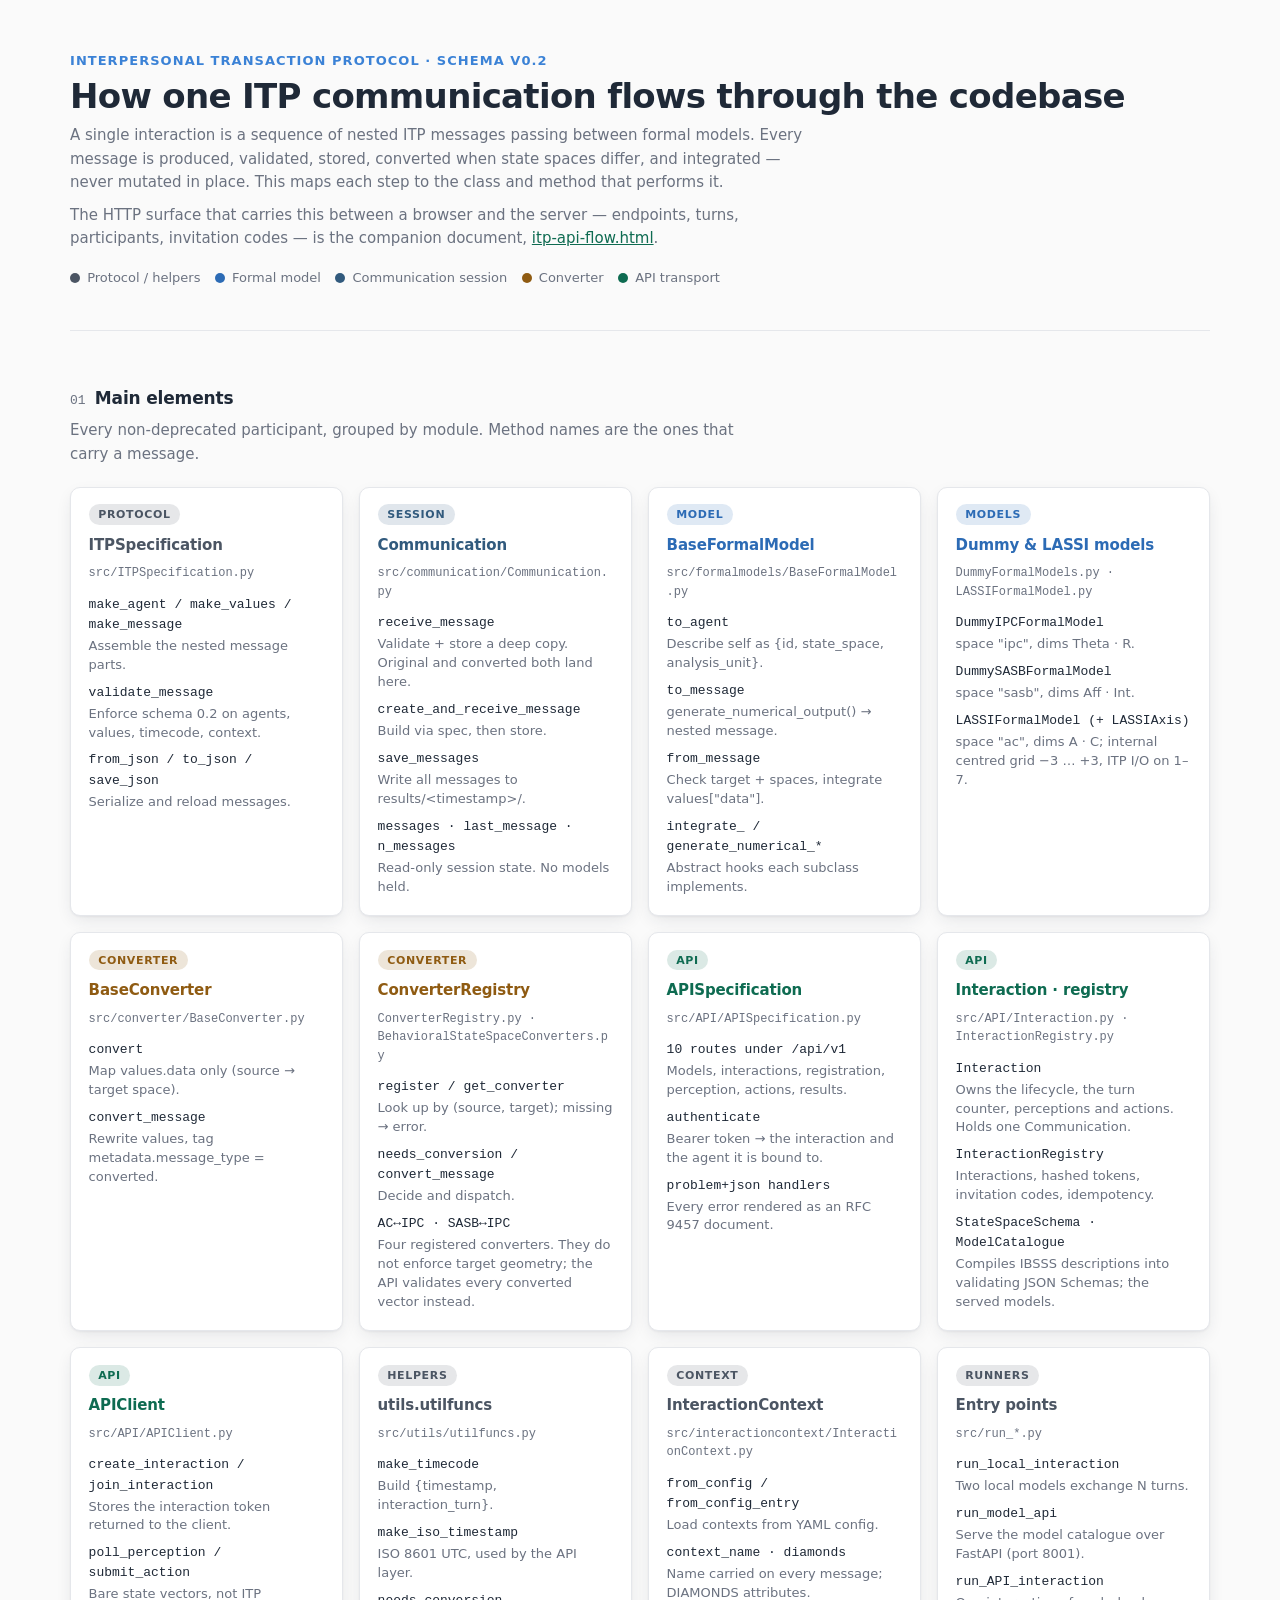
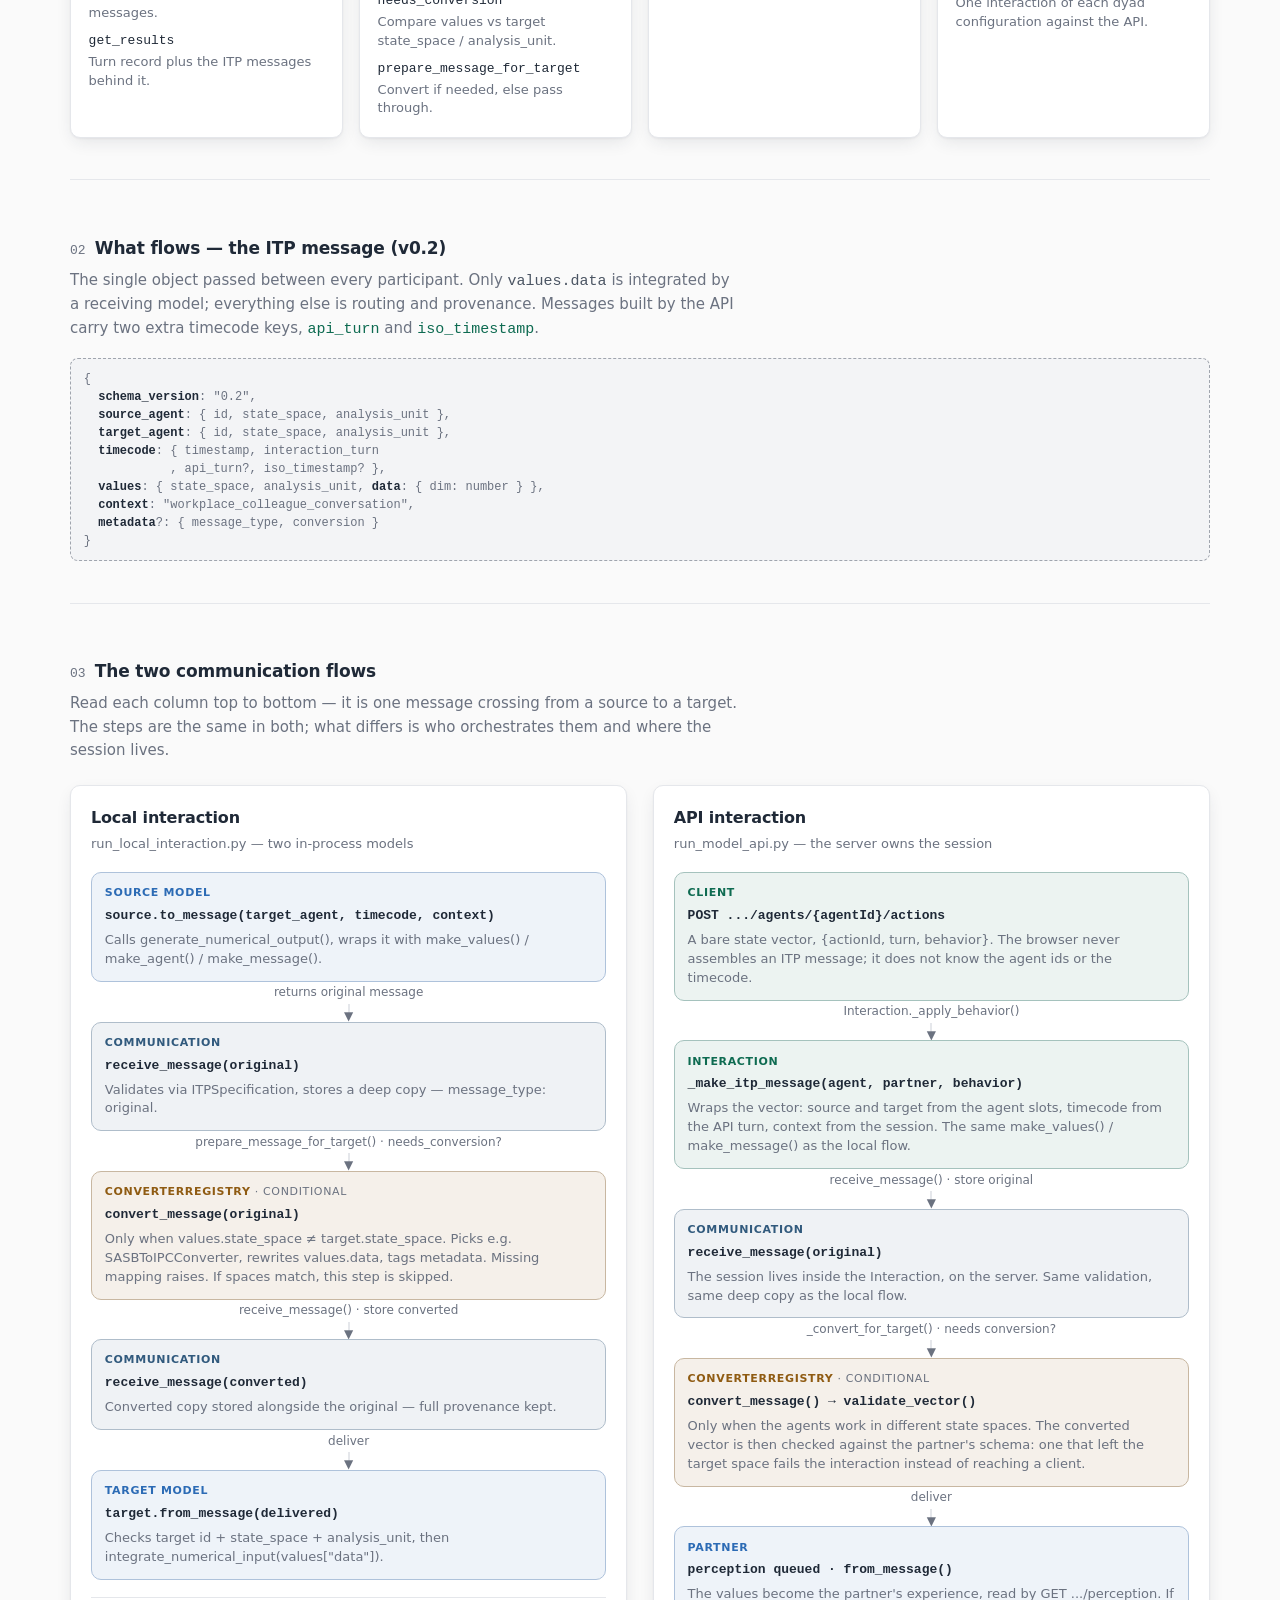
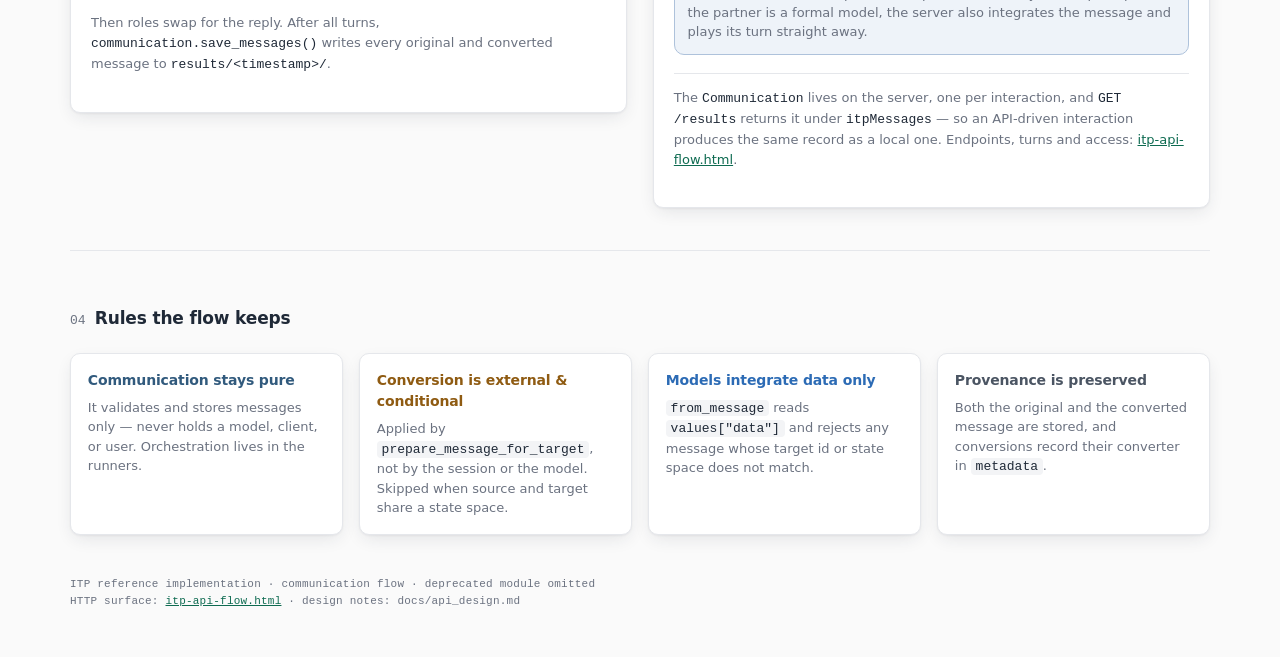
<file: itp-communication-flow.html>
<!doctype html>
<html lang="en">
<head>
  <meta charset="utf-8" />
  <meta name="viewport" content="width=device-width, initial-scale=1" />
  <title>ITP Communication Flow</title>
  <style>
    *, *::before, *::after { box-sizing: border-box; }
    html, body { margin: 0; padding: 0; }
  </style>
<style>
  :root {
    color-scheme: light;
    --bg: #FAFAFA;
    --surface: #FFFFFF;
    --surface-2: #F3F4F6;
    --ink: #1F2937;
    --muted: #6B7280;
    --line: #E5E7EB;
    --c-model: #2C6BB5;
    --c-store: #315A7D;
    --c-convert: #8F5B12;
    --c-api: #0E6B51;
    --c-spec: #4B5563;
    --accent: #3B82D6;
    --primary: #2C6BB5;
    --shadow: 0 1px 2px 0 rgba(31,41,55,.05), 0 6px 18px -4px rgba(31,41,55,.12);
    --mono: ui-monospace, "SF Mono", "SFMono-Regular", Menlo, Consolas, monospace;
    --sans: -apple-system, BlinkMacSystemFont, "Segoe UI", Roboto, system-ui, sans-serif;
  }
  /* Light only, deliberately. The dashboards and the mock client are light, and
     these diagrams are read beside them and pasted into slides and papers on a
     white ground; a page that flips with the reader's OS setting would not be
     the same artefact twice. There is no prefers-color-scheme block and no
     theme toggle, so the palette above is the palette. */

  * { box-sizing: border-box; }
  body { margin: 0; }

  .page {
    background: var(--bg);
    color: var(--ink);
    font-family: var(--sans);
    line-height: 1.55;
    -webkit-font-smoothing: antialiased;
    padding: clamp(1.5rem, 4vw, 3.5rem) clamp(1rem, 4vw, 2rem);
    min-height: 100vh;
  }
  .wrap { max-width: 1140px; margin: 0 auto; }

  /* ---- header ---- */
  .eyebrow {
    font-family: var(--sans);
    font-size: 13px;
    letter-spacing: .08em;
    text-transform: uppercase;
    color: var(--accent);
    margin: 0 0 6px;
    font-weight: 600;
  }
  h1 {
    font-size: clamp(1.8rem, 3.4vw, 2.125rem);
    line-height: 1.15;
    letter-spacing: -.02em;
    font-weight: 700;
    margin: 0 0 8px;
    text-wrap: balance;
  }
  .lede {
    max-width: 78ch;
    color: var(--muted);
    font-size: 15px;
    margin: 0;
  }

  h2 {
    font-size: 17px;
    letter-spacing: -.01em;
    font-weight: 600;
    margin: 0;
    display: flex;
    align-items: baseline;
    gap: .6rem;
  }
  h2 .idx {
    font-family: var(--mono);
    font-size: 13px;
    color: var(--muted);
    font-weight: 500;
  }
  .section { margin-top: clamp(2.2rem, 5vw, 3.4rem); }
  .section > p.note {
    color: var(--muted);
    font-size: 15px;
    margin: .5rem 0 0;
    max-width: 70ch;
  }

  hr.rule { border: 0; border-top: 1px solid var(--line); margin: 2.6rem 0 0; }

  /* ---- legend ---- */
  .legend {
    display: flex; flex-wrap: wrap; gap: .5rem .9rem;
    margin-top: 1.1rem;
  }
  .legend .item {
    display: inline-flex;
    align-items: center;
    gap: .45rem;
    font-family: var(--sans);
    font-size: 13px;
    color: var(--muted);
    letter-spacing: normal;
  }
  .dot {
    width: 10px;
    height: 10px;
    border-radius: 50%;
    flex: none;
  }

  /* ---- inventory grid ---- */
  .grid {
    display: grid;
    grid-template-columns: repeat(auto-fill, minmax(255px, 1fr));
    gap: 1rem;
    margin-top: 1.3rem;
  }
  .card {
    background: var(--surface);
    border: 1px solid var(--line);
    border-radius: 10px;
    padding: 1.05rem 1.1rem 1.15rem;
    box-shadow: var(--shadow);
    display: flex;
    flex-direction: column;
    gap: .55rem;
  }
  .chip {
    align-self: flex-start;
    font-family: var(--sans);
    font-size: 11px;
    font-weight: 600;
    letter-spacing: .06em;
    text-transform: uppercase;
    padding: .3rem .6rem;
    border-radius: 999px;
    line-height: 1;
  }
  .card .file {
    font-family: var(--mono);
    font-size: 12px;
    color: var(--muted);
    margin: -.1rem 0 .2rem;
    overflow-wrap: anywhere;
  }
  .cls {
    font-family: var(--sans);
    font-weight: 600;
    font-size: 15px;
    letter-spacing: -.01em;
  }
  .card ul { margin: 0; padding: 0; list-style: none; display: flex; flex-direction: column; gap: .5rem; }
  .card li { display: flex; flex-direction: column; gap: .12rem; }
  .card li .m {
    font-family: var(--mono);
    font-size: 13px;
    color: var(--ink);
  }
  .card li .d {
    font-size: 13px;
    color: var(--muted);
    line-height: 1.45;
  }

  /* role color helpers */
  .r-model  { color: var(--c-model); }
  .r-store  { color: var(--c-store); }
  .r-convert{ color: var(--c-convert); }
  .r-api    { color: var(--c-api); }
  .r-spec   { color: var(--c-spec); }
  .chip.model  { color: var(--c-model);  background: color-mix(in srgb, var(--c-model) 15%, var(--surface)); }
  .chip.store  { color: var(--c-store);  background: color-mix(in srgb, var(--c-store) 15%, var(--surface)); }
  .chip.convert{ color: var(--c-convert);background: color-mix(in srgb, var(--c-convert) 16%, var(--surface)); }
  .chip.api    { color: var(--c-api);    background: color-mix(in srgb, var(--c-api) 15%, var(--surface)); }
  .chip.spec   { color: var(--c-spec);   background: color-mix(in srgb, var(--c-spec) 14%, var(--surface)); }
  .dot.model{ background: var(--c-model);} .dot.store{ background: var(--c-store);}
  .dot.convert{ background: var(--c-convert);} .dot.api{ background: var(--c-api);}
  .dot.spec{ background: var(--c-spec);}

  /* ---- flow ---- */
  .flows {
    display: grid;
    grid-template-columns: 1fr 1fr;
    gap: 1.6rem;
    margin-top: 1.4rem;
    align-items: start;
  }
  .flow {
    background: var(--surface);
    border: 1px solid var(--line);
    border-radius: 10px;
    padding: 1.3rem 1.25rem 1.5rem;
    box-shadow: var(--shadow);
  }
  .flow h3 {
    margin: 0 0 .2rem;
    font-size: 16px;
    letter-spacing: -.01em;
    font-weight: 600;
  }
  .flow .sub {
    font-family: var(--sans);
    font-size: 13px;
    color: var(--muted);
    margin: 0 0 1.1rem;
  }
  .lane { display: flex; flex-direction: column; align-items: stretch; }

  .node {
    border: 1px solid var(--line);
    border-radius: 10px;
    background: var(--surface);
    padding: .7rem .8rem .75rem;
    display: flex;
    flex-direction: column;
    gap: .3rem;
  }
  .node.tint-model  { background: color-mix(in srgb, var(--c-model) 8%, var(--surface)); border-color: color-mix(in srgb, var(--c-model) 30%, var(--line)); }
  .node.tint-store  { background: color-mix(in srgb, var(--c-store) 8%, var(--surface)); border-color: color-mix(in srgb, var(--c-store) 30%, var(--line)); }
  .node.tint-convert{ background: color-mix(in srgb, var(--c-convert) 9%, var(--surface)); border-color: color-mix(in srgb, var(--c-convert) 34%, var(--line)); }
  .node.tint-api    { background: color-mix(in srgb, var(--c-api) 8%, var(--surface)); border-color: color-mix(in srgb, var(--c-api) 30%, var(--line)); }
  .node.tint-spec   { background: var(--surface-2); }

  .node .head {
    display: flex; align-items: center; gap: .5rem; flex-wrap: wrap;
  }
  .node .actor {
    font-family: var(--sans);
    font-size: 11px;
    font-weight: 600;
    letter-spacing: .06em;
    text-transform: uppercase;
  }
  .node .call {
    font-family: var(--mono);
    font-size: 13px;
    font-weight: 600;
    color: var(--ink);
  }
  .node .desc {
    font-size: 13px;
    color: var(--muted);
    line-height: 1.45;
  }
  .node.cond .actor::after { content: " · conditional"; color: var(--muted); font-weight: 500; }

  .conn {
    display: flex; flex-direction: column; align-items: center;
    padding: .1rem 0; gap: .12rem;
  }
  .conn .lbl {
    font-family: var(--sans);
    font-size: 12px;
    color: var(--muted);
    letter-spacing: normal;
    text-align: center;
    max-width: 90%;
  }
  .conn .bar { width: 2px; height: 9px; background: var(--line); }
  .conn .tip { font-size: 12px; color: var(--muted); line-height: .6; margin-top: -2px; }

  .msg-token {
    border: 1px dashed color-mix(in srgb, var(--c-spec) 45%, var(--line));
    border-radius: 8px;
    background: var(--surface-2);
    padding: .65rem .8rem;
    font-family: var(--mono);
    font-size: 12px;
    color: var(--muted);
    line-height: 1.5;
  }
  .msg-token b { color: var(--ink); font-weight: 600; }

  .flow .foot {
    margin-top: 1.1rem;
    padding-top: .9rem;
    border-top: 1px solid var(--line);
    font-size: 13px;
    color: var(--muted);
    line-height: 1.55;
  }
  .flow .foot .m { font-family: var(--mono); color: var(--ink); }

  .callouts { display: grid; grid-template-columns: repeat(auto-fit, minmax(240px, 1fr)); gap: 1rem; margin-top: 1.3rem; }
  .callout { background: var(--surface); border: 1px solid var(--line); border-radius: 10px; padding: 1rem 1.05rem; box-shadow: var(--shadow); }
  .callout h4 { margin: 0 0 .4rem; font-size: 14px; font-weight: 600; letter-spacing: -.01em; }
  .callout p { margin: 0; font-size: 13px; color: var(--muted); line-height: 1.5; }
  .callout code { font-family: var(--mono); font-size: 13px; color: var(--ink); background: var(--surface-2); padding: .05rem .3rem; border-radius: 4px; }

  footer.foot-note {
    margin-top: 2.6rem;
    font-family: var(--mono);
    font-size: 11px;
    color: var(--muted);
    letter-spacing: .02em;
  }

  @media (max-width: 760px) {
    .flows { grid-template-columns: 1fr; }
  }
</style>

<div class="page">
  <div class="wrap">

    <header>
      <p class="eyebrow">Interpersonal Transaction Protocol · schema v0.2</p>
      <h1>How one ITP communication flows through the codebase</h1>
      <p class="lede">A single interaction is a sequence of nested ITP messages passing between formal models. Every message is produced, validated, stored, converted when state spaces differ, and integrated — never mutated in place. This maps each step to the class and method that performs it.</p>
      <p class="lede" style="margin-top:.6rem;">The HTTP surface that carries this between a browser and the server — endpoints, turns, participants, invitation codes — is the companion document, <a href="itp-api-flow.html" style="color:var(--c-api);">itp-api-flow.html</a>.</p>

      <div class="legend" aria-label="Role colors">
        <span class="item"><span class="dot spec"></span>Protocol / helpers</span>
        <span class="item"><span class="dot model"></span>Formal model</span>
        <span class="item"><span class="dot store"></span>Communication session</span>
        <span class="item"><span class="dot convert"></span>Converter</span>
        <span class="item"><span class="dot api"></span>API transport</span>
      </div>
    </header>

    <hr class="rule" />

    <!-- ============ COMPONENT INVENTORY ============ -->
    <section class="section">
      <h2><span class="idx">01</span> Main elements</h2>
      <p class="note">Every non-deprecated participant, grouped by module. Method names are the ones that carry a message.</p>

      <div class="grid">

        <div class="card">
          <span class="chip spec">Protocol</span>
          <span class="cls r-spec">ITPSpecification</span>
          <span class="file">src/ITPSpecification.py</span>
          <ul>
            <li><span class="m">make_agent / make_values / make_message</span><span class="d">Assemble the nested message parts.</span></li>
            <li><span class="m">validate_message</span><span class="d">Enforce schema 0.2 on agents, values, timecode, context.</span></li>
            <li><span class="m">from_json / to_json / save_json</span><span class="d">Serialize and reload messages.</span></li>
          </ul>
        </div>

        <div class="card">
          <span class="chip store">Session</span>
          <span class="cls r-store">Communication</span>
          <span class="file">src/communication/Communication.py</span>
          <ul>
            <li><span class="m">receive_message</span><span class="d">Validate + store a deep copy. Original and converted both land here.</span></li>
            <li><span class="m">create_and_receive_message</span><span class="d">Build via spec, then store.</span></li>
            <li><span class="m">save_messages</span><span class="d">Write all messages to results/&lt;timestamp&gt;/.</span></li>
            <li><span class="m">messages · last_message · n_messages</span><span class="d">Read-only session state. No models held.</span></li>
          </ul>
        </div>

        <div class="card">
          <span class="chip model">Model</span>
          <span class="cls r-model">BaseFormalModel</span>
          <span class="file">src/formalmodels/BaseFormalModel.py</span>
          <ul>
            <li><span class="m">to_agent</span><span class="d">Describe self as {id, state_space, analysis_unit}.</span></li>
            <li><span class="m">to_message</span><span class="d">generate_numerical_output() → nested message.</span></li>
            <li><span class="m">from_message</span><span class="d">Check target + spaces, integrate values["data"].</span></li>
            <li><span class="m">integrate_ / generate_numerical_*</span><span class="d">Abstract hooks each subclass implements.</span></li>
          </ul>
        </div>

        <div class="card">
          <span class="chip model">Models</span>
          <span class="cls r-model">Dummy &amp; LASSI models</span>
          <span class="file">DummyFormalModels.py · LASSIFormalModel.py</span>
          <ul>
            <li><span class="m">DummyIPCFormalModel</span><span class="d">space "ipc", dims Theta · R.</span></li>
            <li><span class="m">DummySASBFormalModel</span><span class="d">space "sasb", dims Aff · Int.</span></li>
            <li><span class="m">LASSIFormalModel (+ LASSIAxis)</span><span class="d">space "ac", dims A · C; internal centred grid −3 … +3, ITP I/O on 1–7.</span></li>
          </ul>
        </div>

        <div class="card">
          <span class="chip convert">Converter</span>
          <span class="cls r-convert">BaseConverter</span>
          <span class="file">src/converter/BaseConverter.py</span>
          <ul>
            <li><span class="m">convert</span><span class="d">Map values.data only (source → target space).</span></li>
            <li><span class="m">convert_message</span><span class="d">Rewrite values, tag metadata.message_type = converted.</span></li>
          </ul>
        </div>

        <div class="card">
          <span class="chip convert">Converter</span>
          <span class="cls r-convert">ConverterRegistry</span>
          <span class="file">ConverterRegistry.py · BehavioralStateSpaceConverters.py</span>
          <ul>
            <li><span class="m">register / get_converter</span><span class="d">Look up by (source, target); missing → error.</span></li>
            <li><span class="m">needs_conversion / convert_message</span><span class="d">Decide and dispatch.</span></li>
            <li><span class="m">AC↔IPC · SASB↔IPC</span><span class="d">Four registered converters. They do not enforce target geometry; the API validates every converted vector instead.</span></li>
          </ul>
        </div>

        <div class="card">
          <span class="chip api">API</span>
          <span class="cls r-api">APISpecification</span>
          <span class="file">src/API/APISpecification.py</span>
          <ul>
            <li><span class="m">10 routes under /api/v1</span><span class="d">Models, interactions, registration, perception, actions, results.</span></li>
            <li><span class="m">authenticate</span><span class="d">Bearer token → the interaction and the agent it is bound to.</span></li>
            <li><span class="m">problem+json handlers</span><span class="d">Every error rendered as an RFC 9457 document.</span></li>
          </ul>
        </div>

        <div class="card">
          <span class="chip api">API</span>
          <span class="cls r-api">Interaction · registry</span>
          <span class="file">src/API/Interaction.py · InteractionRegistry.py</span>
          <ul>
            <li><span class="m">Interaction</span><span class="d">Owns the lifecycle, the turn counter, perceptions and actions. Holds one Communication.</span></li>
            <li><span class="m">InteractionRegistry</span><span class="d">Interactions, hashed tokens, invitation codes, idempotency.</span></li>
            <li><span class="m">StateSpaceSchema · ModelCatalogue</span><span class="d">Compiles IBSSS descriptions into validating JSON Schemas; the served models.</span></li>
          </ul>
        </div>

        <div class="card">
          <span class="chip api">API</span>
          <span class="cls r-api">APIClient</span>
          <span class="file">src/API/APIClient.py</span>
          <ul>
            <li><span class="m">create_interaction / join_interaction</span><span class="d">Stores the interaction token returned to the client.</span></li>
            <li><span class="m">poll_perception / submit_action</span><span class="d">Bare state vectors, not ITP messages.</span></li>
            <li><span class="m">get_results</span><span class="d">Turn record plus the ITP messages behind it.</span></li>
          </ul>
        </div>

        <div class="card">
          <span class="chip spec">Helpers</span>
          <span class="cls r-spec">utils.utilfuncs</span>
          <span class="file">src/utils/utilfuncs.py</span>
          <ul>
            <li><span class="m">make_timecode</span><span class="d">Build {timestamp, interaction_turn}.</span></li>
            <li><span class="m">make_iso_timestamp</span><span class="d">ISO 8601 UTC, used by the API layer.</span></li>
            <li><span class="m">needs_conversion</span><span class="d">Compare values vs target state_space / analysis_unit.</span></li>
            <li><span class="m">prepare_message_for_target</span><span class="d">Convert if needed, else pass through.</span></li>
          </ul>
        </div>

        <div class="card">
          <span class="chip spec">Context</span>
          <span class="cls r-spec">InteractionContext</span>
          <span class="file">src/interactioncontext/InteractionContext.py</span>
          <ul>
            <li><span class="m">from_config / from_config_entry</span><span class="d">Load contexts from YAML config.</span></li>
            <li><span class="m">context_name · diamonds</span><span class="d">Name carried on every message; DIAMONDS attributes.</span></li>
          </ul>
        </div>

        <div class="card">
          <span class="chip spec">Runners</span>
          <span class="cls r-spec">Entry points</span>
          <span class="file">src/run_*.py</span>
          <ul>
            <li><span class="m">run_local_interaction</span><span class="d">Two local models exchange N turns.</span></li>
            <li><span class="m">run_model_api</span><span class="d">Serve the model catalogue over FastAPI (port 8001).</span></li>
            <li><span class="m">run_API_interaction</span><span class="d">One interaction of each dyad configuration against the API.</span></li>
          </ul>
        </div>

      </div>
    </section>

    <hr class="rule" />

    <!-- ============ THE MESSAGE ============ -->
    <section class="section">
      <h2><span class="idx">02</span> What flows — the ITP message (v0.2)</h2>
      <p class="note">The single object passed between every participant. Only <span class="r-spec" style="font-family:var(--mono)">values.data</span> is integrated by a receiving model; everything else is routing and provenance. Messages built by the API carry two extra timecode keys, <span class="r-api" style="font-family:var(--mono)">api_turn</span> and <span class="r-api" style="font-family:var(--mono)">iso_timestamp</span>.</p>
      <div class="msg-token" style="margin-top:1.1rem;">
        {<br>
        &nbsp;&nbsp;<b>schema_version</b>: "0.2",<br>
        &nbsp;&nbsp;<b>source_agent</b>: { id, state_space, analysis_unit },<br>
        &nbsp;&nbsp;<b>target_agent</b>: { id, state_space, analysis_unit },<br>
        &nbsp;&nbsp;<b>timecode</b>: { timestamp, interaction_turn<br>
        &nbsp;&nbsp;&nbsp;&nbsp;&nbsp;&nbsp;&nbsp;&nbsp;&nbsp;&nbsp;&nbsp;&nbsp;, api_turn?, iso_timestamp? },<br>
        &nbsp;&nbsp;<b>values</b>: { state_space, analysis_unit, <b>data</b>: { dim: number } },<br>
        &nbsp;&nbsp;<b>context</b>: "workplace_colleague_conversation",<br>
        &nbsp;&nbsp;<b>metadata</b>?: { message_type, conversion }<br>
        }
      </div>
    </section>

    <hr class="rule" />

    <!-- ============ FLOWS ============ -->
    <section class="section">
      <h2><span class="idx">03</span> The two communication flows</h2>
      <p class="note">Read each column top to bottom — it is one message crossing from a source to a target. The steps are the same in both; what differs is who orchestrates them and where the session lives.</p>

      <div class="flows">

        <!-- LOCAL -->
        <div class="flow">
          <h3>Local interaction</h3>
          <p class="sub">run_local_interaction.py — two in-process models</p>
          <div class="lane">

            <div class="node tint-model">
              <div class="head"><span class="actor r-model">Source model</span></div>
              <span class="call">source.to_message(target_agent, timecode, context)</span>
              <span class="desc">Calls generate_numerical_output(), wraps it with make_values() / make_agent() / make_message().</span>
            </div>
            <div class="conn"><span class="lbl">returns original message</span><span class="bar"></span><span class="tip">▼</span></div>

            <div class="node tint-store">
              <div class="head"><span class="actor r-store">Communication</span></div>
              <span class="call">receive_message(original)</span>
              <span class="desc">Validates via ITPSpecification, stores a deep copy — message_type: original.</span>
            </div>
            <div class="conn"><span class="lbl">prepare_message_for_target() · needs_conversion?</span><span class="bar"></span><span class="tip">▼</span></div>

            <div class="node tint-convert cond">
              <div class="head"><span class="actor r-convert">ConverterRegistry</span></div>
              <span class="call">convert_message(original)</span>
              <span class="desc">Only when values.state_space ≠ target.state_space. Picks e.g. SASBToIPCConverter, rewrites values.data, tags metadata. Missing mapping raises. If spaces match, this step is skipped.</span>
            </div>
            <div class="conn"><span class="lbl">receive_message() · store converted</span><span class="bar"></span><span class="tip">▼</span></div>

            <div class="node tint-store">
              <div class="head"><span class="actor r-store">Communication</span></div>
              <span class="call">receive_message(converted)</span>
              <span class="desc">Converted copy stored alongside the original — full provenance kept.</span>
            </div>
            <div class="conn"><span class="lbl">deliver</span><span class="bar"></span><span class="tip">▼</span></div>

            <div class="node tint-model">
              <div class="head"><span class="actor r-model">Target model</span></div>
              <span class="call">target.from_message(delivered)</span>
              <span class="desc">Checks target id + state_space + analysis_unit, then integrate_numerical_input(values["data"]).</span>
            </div>

          </div>
          <p class="foot">Then roles swap for the reply. After all turns, <span class="m">communication.save_messages()</span> writes every original and converted message to <span class="m">results/&lt;timestamp&gt;/</span>.</p>
        </div>

        <!-- API -->
        <div class="flow">
          <h3>API interaction</h3>
          <p class="sub">run_model_api.py — the server owns the session</p>
          <div class="lane">

            <div class="node tint-api">
              <div class="head"><span class="actor r-api">Client</span></div>
              <span class="call">POST .../agents/{agentId}/actions</span>
              <span class="desc">A bare state vector, {actionId, turn, behavior}. The browser never assembles an ITP message; it does not know the agent ids or the timecode.</span>
            </div>
            <div class="conn"><span class="lbl">Interaction._apply_behavior()</span><span class="bar"></span><span class="tip">▼</span></div>

            <div class="node tint-api">
              <div class="head"><span class="actor r-api">Interaction</span></div>
              <span class="call">_make_itp_message(agent, partner, behavior)</span>
              <span class="desc">Wraps the vector: source and target from the agent slots, timecode from the API turn, context from the session. The same make_values() / make_message() as the local flow.</span>
            </div>
            <div class="conn"><span class="lbl">receive_message() · store original</span><span class="bar"></span><span class="tip">▼</span></div>

            <div class="node tint-store">
              <div class="head"><span class="actor r-store">Communication</span></div>
              <span class="call">receive_message(original)</span>
              <span class="desc">The session lives inside the Interaction, on the server. Same validation, same deep copy as the local flow.</span>
            </div>
            <div class="conn"><span class="lbl">_convert_for_target() · needs conversion?</span><span class="bar"></span><span class="tip">▼</span></div>

            <div class="node tint-convert cond">
              <div class="head"><span class="actor r-convert">ConverterRegistry</span></div>
              <span class="call">convert_message() → validate_vector()</span>
              <span class="desc">Only when the agents work in different state spaces. The converted vector is then checked against the partner's schema: one that left the target space fails the interaction instead of reaching a client.</span>
            </div>
            <div class="conn"><span class="lbl">deliver</span><span class="bar"></span><span class="tip">▼</span></div>

            <div class="node tint-model">
              <div class="head"><span class="actor r-model">Partner</span></div>
              <span class="call">perception queued · from_message()</span>
              <span class="desc">The values become the partner's experience, read by GET .../perception. If the partner is a formal model, the server also integrates the message and plays its turn straight away.</span>
            </div>

          </div>
          <p class="foot">The <span class="m">Communication</span> lives on the server, one per interaction, and <span class="m">GET /results</span> returns it under <span class="m">itpMessages</span> — so an API-driven interaction produces the same record as a local one. Endpoints, turns and access: <a href="itp-api-flow.html" style="color:var(--c-api);">itp-api-flow.html</a>.</p>
        </div>

      </div>
    </section>

    <hr class="rule" />

    <!-- ============ INVARIANTS ============ -->
    <section class="section">
      <h2><span class="idx">04</span> Rules the flow keeps</h2>
      <div class="callouts">
        <div class="callout">
          <h4 class="r-store">Communication stays pure</h4>
          <p>It validates and stores messages only — never holds a model, client, or user. Orchestration lives in the runners.</p>
        </div>
        <div class="callout">
          <h4 class="r-convert">Conversion is external &amp; conditional</h4>
          <p>Applied by <code>prepare_message_for_target</code>, not by the session or the model. Skipped when source and target share a state space.</p>
        </div>
        <div class="callout">
          <h4 class="r-model">Models integrate data only</h4>
          <p><code>from_message</code> reads <code>values["data"]</code> and rejects any message whose target id or state space does not match.</p>
        </div>
        <div class="callout">
          <h4 class="r-spec">Provenance is preserved</h4>
          <p>Both the original and the converted message are stored, and conversions record their converter in <code>metadata</code>.</p>
        </div>
      </div>
    </section>

    <footer class="foot-note">ITP reference implementation · communication flow · deprecated module omitted<br>
      HTTP surface: <a href="itp-api-flow.html" style="color:var(--c-api);">itp-api-flow.html</a> · design notes: docs/api_design.md</footer>

  </div>
</div>
</body>
</html>
</file>
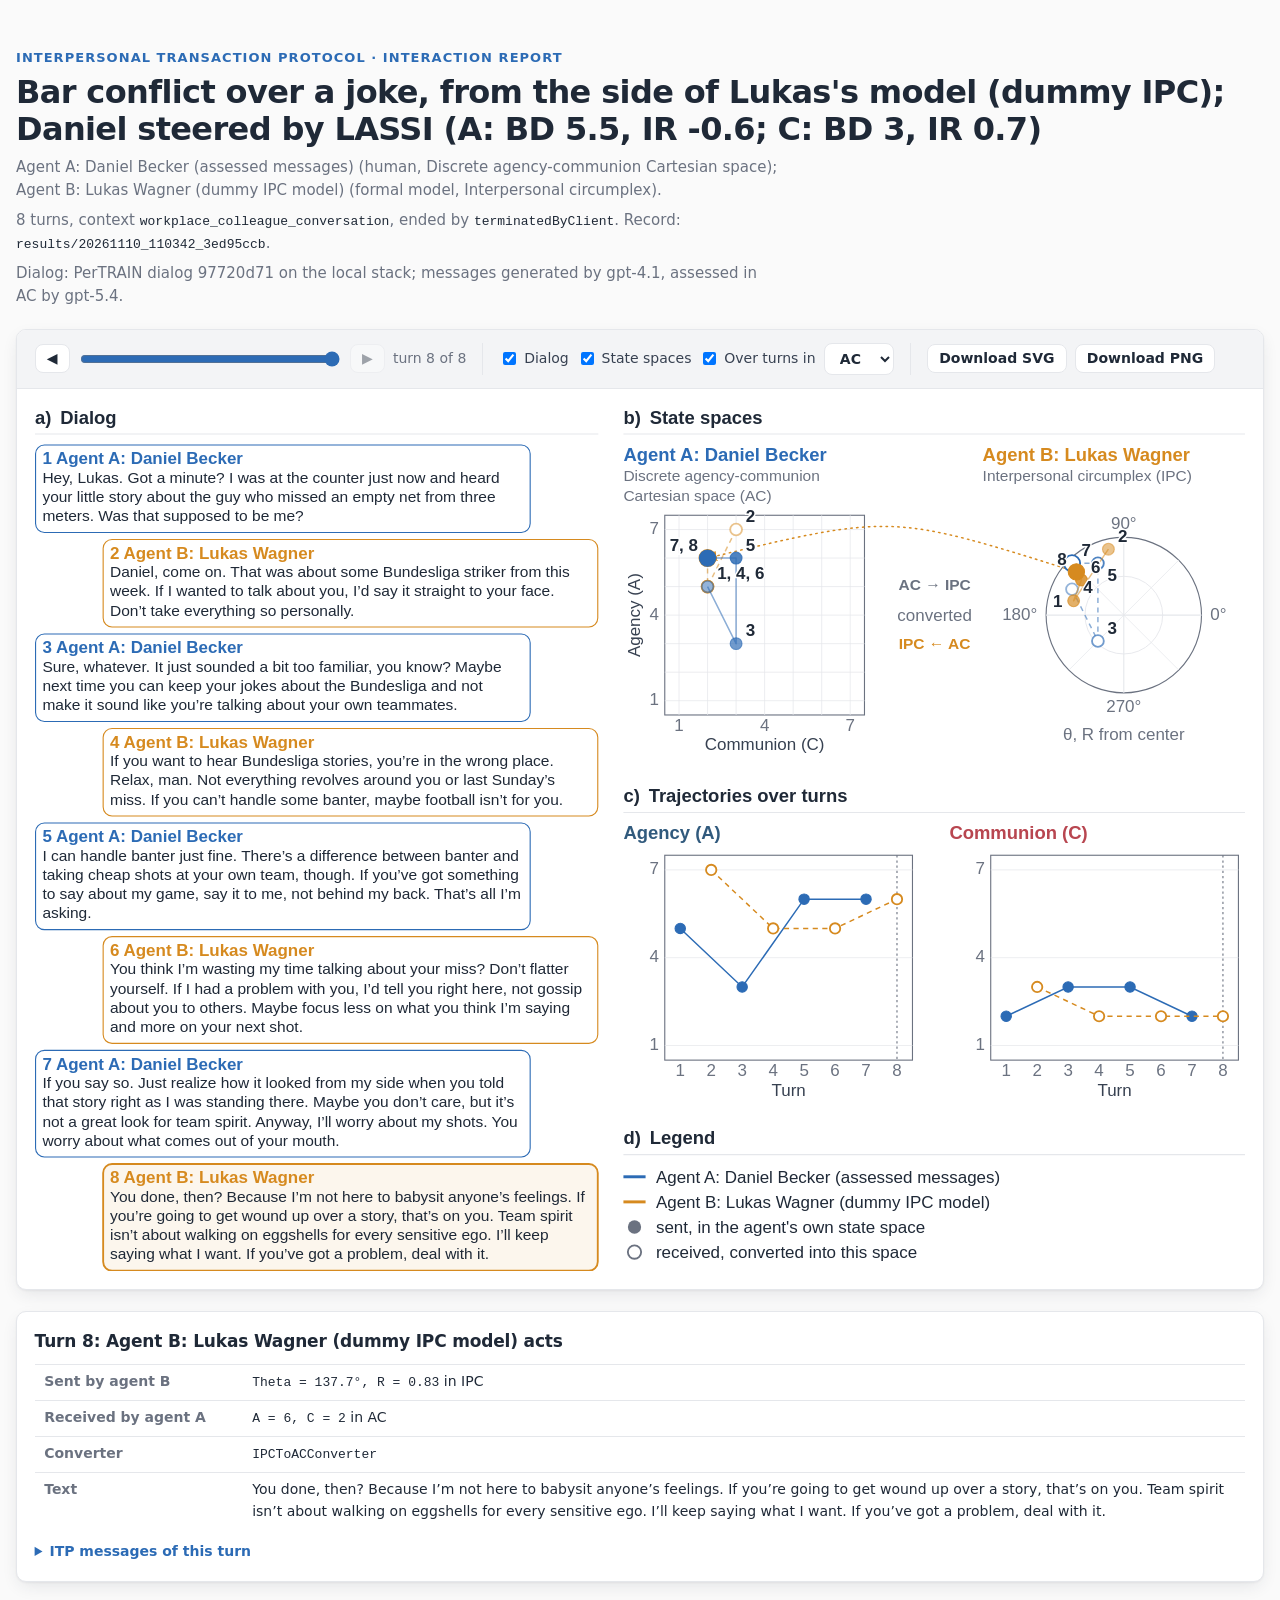
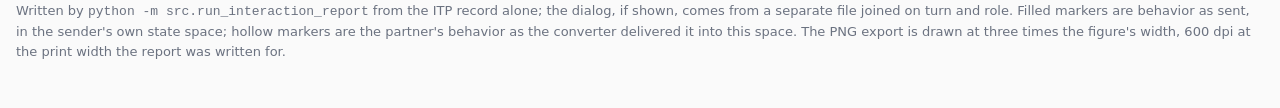
<file: examples/interaction-report/interaction_report.html>
<!doctype html>
<html lang="en">
<head>
<meta charset="utf-8" />
<meta name="viewport" content="width=device-width, initial-scale=1" />
<title>ITP Interaction Report</title>
<!--
  Template of InteractionReport (src/visualization/InteractionReport.py).
  The data line below is replaced with the recorded interaction; everything
  else is the same in every report. One file, no dependencies, nothing
  fetched, so a written report opens from disk and can go out as a
  supplement.

  The figure is one SVG drawn by the panel functions further down. Each panel
  draws into the box the layout gives it and reads nothing but DATA and the
  selected turn, so a panel can be added without touching the others.
-->
<style>
  :root {
    color-scheme: light;
    --bg: #FAFAFA;
    --surface: #FFFFFF;
    --surface-2: #F3F4F6;
    --ink: #1F2937;
    --body: #374151;
    --muted: #6B7280;
    --line: #E5E7EB;
    --primary: #2C6BB5;
    --shadow: 0 1px 2px 0 rgba(31,41,55,.05), 0 6px 18px -4px rgba(31,41,55,.12);
    --mono: ui-monospace, "SF Mono", "SFMono-Regular", Menlo, Consolas, monospace;
    --sans: -apple-system, BlinkMacSystemFont, "Segoe UI", Roboto, system-ui, sans-serif;
  }
  /* Light only, like the flow diagrams and the dashboards: the figure is
     exported onto a white page, so the page it is read on stays white too. */
  * { box-sizing: border-box; }
  html, body { margin: 0; padding: 0; }
  body {
    background: var(--bg); color: var(--ink); font-family: var(--sans);
    line-height: 1.55; -webkit-font-smoothing: antialiased;
  }
  .wrap { max-width: 1800px; margin: 0 auto; padding: clamp(1.5rem, 4vw, 3rem) 16px; }
  .eyebrow {
    font-size: 13px; font-weight: 600; letter-spacing: .08em; text-transform: uppercase;
    color: var(--primary); margin: 0 0 6px;
  }
  h1 { font-size: clamp(1.6rem, 3vw, 2rem); line-height: 1.15; letter-spacing: -.02em; margin: 0 0 8px; }
  .lede { color: var(--muted); font-size: 15px; margin: 0; max-width: 80ch; }
  .lede + .lede { margin-top: .4rem; }
  .lede code, td code { font-family: var(--mono); font-size: 13px; color: var(--ink); }

  .card {
    background: var(--surface); border: 1px solid var(--line); border-radius: 10px;
    box-shadow: var(--shadow); margin-top: 1.3rem; overflow: hidden;
  }
  .bar {
    display: flex; align-items: center; gap: .6rem 1rem; flex-wrap: wrap;
    padding: .8rem 1.1rem; background: var(--surface-2); border-bottom: 1px solid var(--line);
  }
  .bar .group { display: flex; align-items: center; gap: .5rem; flex-wrap: wrap; }
  .bar .sep { width: 1px; align-self: stretch; background: var(--line); }
  button, select {
    font-family: var(--sans); font-size: 14px; font-weight: 600; color: var(--ink);
    background: var(--surface); border: 1px solid var(--line); border-radius: 8px;
    padding: .38rem .7rem; cursor: pointer; line-height: 1.1;
  }
  button:hover:not(:disabled) { border-color: var(--primary); color: var(--primary); }
  button:disabled { opacity: .4; cursor: default; }
  input[type=range] { width: min(260px, 50vw); accent-color: var(--primary); }
  label { font-size: 14px; color: var(--body); display: inline-flex; align-items: center; gap: .3rem; }
  label.off { color: var(--muted); }
  .count { font-size: 14px; color: var(--muted); font-variant-numeric: tabular-nums; }
  :where(a, button, select, input):focus-visible { outline: 2px solid var(--primary); outline-offset: 2px; }

  .figure { padding: 1.1rem; }
  .figure svg { display: block; width: 100%; height: auto; }

  .turn { padding: 1rem 1.1rem 1.1rem; }
  .turn h2 { font-size: 17px; margin: 0 0 .6rem; letter-spacing: -.01em; }
  .turn table { border-collapse: collapse; font-size: 14px; width: 100%; }
  .turn th, .turn td { text-align: left; padding: .4rem .6rem; border-top: 1px solid var(--line); vertical-align: top; }
  .turn th { color: var(--muted); font-weight: 600; width: 13rem; }
  details { margin-top: .8rem; }
  summary { cursor: pointer; font-size: 14px; color: var(--primary); font-weight: 600; }
  pre {
    font-family: var(--mono); font-size: 12.5px; background: var(--surface-2); border-radius: 8px;
    padding: .8rem; overflow-x: auto; margin: .6rem 0 0;
  }
  .messages { display: grid; grid-template-columns: repeat(auto-fit, minmax(320px, 1fr)); gap: .8rem; }
  .messages h3 { font-size: 13px; color: var(--muted); margin: .6rem 0 0; font-weight: 600; }
  footer { color: var(--muted); font-size: 13px; margin-top: 1.2rem; }
</style>
</head>
<body>
<div class="wrap">
  <header>
    <p class="eyebrow">Interpersonal Transaction Protocol · interaction report</p>
    <h1 id="title"></h1>
    <p class="lede" id="lede-agents"></p>
    <p class="lede" id="lede-record"></p>
    <p class="lede" id="lede-text"></p>
  </header>

  <div class="card">
    <div class="bar">
      <div class="group">
        <button type="button" id="prev" aria-label="Previous turn">◀</button>
        <input type="range" id="slider" min="1" step="1" aria-label="Turn" />
        <button type="button" id="next" aria-label="Next turn">▶</button>
        <span class="count">turn <span id="turn-n"></span> of <span id="turn-max"></span></span>
      </div>
      <span class="sep"></span>
      <div class="group" id="toggles">
        <label id="label-dialogue"><input type="checkbox" data-panel="dialogue" /> Dialog</label>
        <label><input type="checkbox" data-panel="planes" /> State spaces</label>
        <label><input type="checkbox" data-panel="dimensions" /> Over turns in</label>
        <select id="time-space" aria-label="State space drawn over turns"></select>
      </div>
      <span class="sep"></span>
      <div class="group">
        <button type="button" id="export-svg">Download SVG</button>
        <button type="button" id="export-png">Download PNG</button>
      </div>
    </div>
    <div class="figure"><svg id="figure" xmlns="http://www.w3.org/2000/svg" role="img" aria-label="Interaction figure"></svg></div>
  </div>

  <div class="card turn">
    <h2 id="turn-title"></h2>
    <table><tbody id="turn-table"></tbody></table>
    <details>
      <summary>ITP messages of this turn</summary>
      <div class="messages" id="turn-messages"></div>
    </details>
  </div>

  <footer>
    Written by <code>python -m src.run_interaction_report</code> from the ITP record alone; the dialog, if shown,
    comes from a separate file joined on turn and role. Filled markers are behavior as sent, in the sender's own
    state space; hollow markers are the partner's behavior as the converter delivered it into this space.
    The PNG export is drawn at three times the figure's width, 600 dpi at the print width the report was written for.
  </footer>
</div>

<script>
const DATA = {"sessionId": "3ed95ccb-8732-4e05-96de-ab2909650853", "resultsFolder": "20261110_110342_3ed95ccb", "context": "workplace_colleague_conversation", "status": "terminated", "endReason": "terminatedByClient", "numberOfTurns": 200, "agents": {"A": {"role": "A", "id": "68c79726-bb91-4bcf-95a5-d1a7aefec308", "type": "human", "model": null, "modelId": null, "stateSpace": {"id": "ac", "abbreviation": "AC", "caption": "Discrete agency-communion Cartesian space", "type": "discrete", "system": "cartesian", "dimensions": [{"key": "A", "caption": "Agency", "minimum": 1, "maximum": 7}, {"key": "C", "caption": "Communion", "minimum": 1, "maximum": 7}], "axes": {"x": "C", "y": "A"}}, "parameters": null, "label": "Daniel Becker (assessed messages)"}, "B": {"role": "B", "id": "161ff57e-0456-4a45-a0f9-74579f66463a", "type": "model", "model": "Dummy interpersonal circumplex model", "modelId": "dummy-ipc", "stateSpace": {"id": "ipc", "abbreviation": "IPC", "caption": "Interpersonal circumplex", "type": "circular", "system": "polar", "dimensions": [{"key": "Theta", "caption": "Circumplex angle", "minimum": 0, "maximum": 360, "unit": "degree"}, {"key": "R", "caption": "Amplitude", "minimum": 0, "maximum": 1}], "axes": {"angle": "Theta", "radius": "R"}}, "parameters": null, "label": "Lukas Wagner (dummy IPC model)"}}, "turns": [{"turn": 1, "role": "A", "messages": {"original": {"schema_version": "0.2", "source_agent": {"id": "68c79726-bb91-4bcf-95a5-d1a7aefec308", "state_space": "ac", "analysis_unit": "monadic"}, "target_agent": {"id": "161ff57e-0456-4a45-a0f9-74579f66463a", "state_space": "ipc", "analysis_unit": "monadic"}, "timecode": {"timestamp": "1:01", "interaction_turn": 1, "api_turn": 1, "iso_timestamp": "2026-11-10T10:03:42Z"}, "values": {"state_space": "ac", "analysis_unit": "monadic", "data": {"A": 5.0, "C": 2.0}}, "context": "workplace_colleague_conversation", "metadata": {"session_id": "3ed95ccb-8732-4e05-96de-ab2909650853", "agent_role": "A", "agent_type": "human"}}, "converted": {"schema_version": "0.2", "source_agent": {"id": "68c79726-bb91-4bcf-95a5-d1a7aefec308", "state_space": "ac", "analysis_unit": "monadic"}, "target_agent": {"id": "161ff57e-0456-4a45-a0f9-74579f66463a", "state_space": "ipc", "analysis_unit": "monadic"}, "timecode": {"timestamp": "1:01", "interaction_turn": 1, "api_turn": 1, "iso_timestamp": "2026-11-10T10:03:42Z"}, "values": {"state_space": "ipc", "analysis_unit": "monadic", "data": {"Theta": 153.434948822922, "R": 0.7453559924999299}}, "context": "workplace_colleague_conversation", "metadata": {"session_id": "3ed95ccb-8732-4e05-96de-ab2909650853", "agent_role": "A", "agent_type": "human", "message_type": "converted", "conversion": {"converter": "ACToIPCConverter", "from_state_space": "ac", "to_state_space": "ipc", "from_analysis_unit": "monadic", "to_analysis_unit": "monadic"}}}}, "sent": {"stateSpace": "ac", "data": {"A": 5.0, "C": 2.0}}, "interactionTurn": 1, "received": {"stateSpace": "ipc", "data": {"Theta": 153.434948822922, "R": 0.7453559924999299}, "converter": "ACToIPCConverter"}}, {"turn": 2, "role": "B", "messages": {"original": {"schema_version": "0.2", "source_agent": {"id": "161ff57e-0456-4a45-a0f9-74579f66463a", "state_space": "ipc", "analysis_unit": "monadic"}, "target_agent": {"id": "68c79726-bb91-4bcf-95a5-d1a7aefec308", "state_space": "ac", "analysis_unit": "monadic"}, "timecode": {"timestamp": "1:02", "interaction_turn": 1, "api_turn": 2, "iso_timestamp": "2026-11-10T10:03:42Z"}, "values": {"state_space": "ipc", "analysis_unit": "monadic", "data": {"Theta": 103.13932857513947, "R": 0.8712816393879794}}, "context": "workplace_colleague_conversation", "metadata": {"session_id": "3ed95ccb-8732-4e05-96de-ab2909650853", "agent_role": "B", "agent_type": "model"}}, "converted": {"schema_version": "0.2", "source_agent": {"id": "161ff57e-0456-4a45-a0f9-74579f66463a", "state_space": "ipc", "analysis_unit": "monadic"}, "target_agent": {"id": "68c79726-bb91-4bcf-95a5-d1a7aefec308", "state_space": "ac", "analysis_unit": "monadic"}, "timecode": {"timestamp": "1:02", "interaction_turn": 1, "api_turn": 2, "iso_timestamp": "2026-11-10T10:03:42Z"}, "values": {"state_space": "ac", "analysis_unit": "monadic", "data": {"A": 7, "C": 3}}, "context": "workplace_colleague_conversation", "metadata": {"session_id": "3ed95ccb-8732-4e05-96de-ab2909650853", "agent_role": "B", "agent_type": "model", "message_type": "converted", "conversion": {"converter": "IPCToACConverter", "from_state_space": "ipc", "to_state_space": "ac", "from_analysis_unit": "monadic", "to_analysis_unit": "monadic"}}}}, "sent": {"stateSpace": "ipc", "data": {"Theta": 103.13932857513947, "R": 0.8712816393879794}}, "interactionTurn": 1, "received": {"stateSpace": "ac", "data": {"A": 7, "C": 3}, "converter": "IPCToACConverter"}}, {"turn": 3, "role": "A", "messages": {"original": {"schema_version": "0.2", "source_agent": {"id": "68c79726-bb91-4bcf-95a5-d1a7aefec308", "state_space": "ac", "analysis_unit": "monadic"}, "target_agent": {"id": "161ff57e-0456-4a45-a0f9-74579f66463a", "state_space": "ipc", "analysis_unit": "monadic"}, "timecode": {"timestamp": "2:01", "interaction_turn": 2, "api_turn": 3, "iso_timestamp": "2026-11-10T10:03:50Z"}, "values": {"state_space": "ac", "analysis_unit": "monadic", "data": {"A": 3.0, "C": 3.0}}, "context": "workplace_colleague_conversation", "metadata": {"session_id": "3ed95ccb-8732-4e05-96de-ab2909650853", "agent_role": "A", "agent_type": "human"}}, "converted": {"schema_version": "0.2", "source_agent": {"id": "68c79726-bb91-4bcf-95a5-d1a7aefec308", "state_space": "ac", "analysis_unit": "monadic"}, "target_agent": {"id": "161ff57e-0456-4a45-a0f9-74579f66463a", "state_space": "ipc", "analysis_unit": "monadic"}, "timecode": {"timestamp": "2:01", "interaction_turn": 2, "api_turn": 3, "iso_timestamp": "2026-11-10T10:03:50Z"}, "values": {"state_space": "ipc", "analysis_unit": "monadic", "data": {"Theta": 225.0, "R": 0.4714045207910317}}, "context": "workplace_colleague_conversation", "metadata": {"session_id": "3ed95ccb-8732-4e05-96de-ab2909650853", "agent_role": "A", "agent_type": "human", "message_type": "converted", "conversion": {"converter": "ACToIPCConverter", "from_state_space": "ac", "to_state_space": "ipc", "from_analysis_unit": "monadic", "to_analysis_unit": "monadic"}}}}, "sent": {"stateSpace": "ac", "data": {"A": 3.0, "C": 3.0}}, "interactionTurn": 2, "received": {"stateSpace": "ipc", "data": {"Theta": 225.0, "R": 0.4714045207910317}, "converter": "ACToIPCConverter"}}, {"turn": 4, "role": "B", "messages": {"original": {"schema_version": "0.2", "source_agent": {"id": "161ff57e-0456-4a45-a0f9-74579f66463a", "state_space": "ipc", "analysis_unit": "monadic"}, "target_agent": {"id": "68c79726-bb91-4bcf-95a5-d1a7aefec308", "state_space": "ac", "analysis_unit": "monadic"}, "timecode": {"timestamp": "2:02", "interaction_turn": 2, "api_turn": 4, "iso_timestamp": "2026-11-10T10:03:50Z"}, "values": {"state_space": "ipc", "analysis_unit": "monadic", "data": {"Theta": 164.06966428756974, "R": 0.6713430800895055}}, "context": "workplace_colleague_conversation", "metadata": {"session_id": "3ed95ccb-8732-4e05-96de-ab2909650853", "agent_role": "B", "agent_type": "model"}}, "converted": {"schema_version": "0.2", "source_agent": {"id": "161ff57e-0456-4a45-a0f9-74579f66463a", "state_space": "ipc", "analysis_unit": "monadic"}, "target_agent": {"id": "68c79726-bb91-4bcf-95a5-d1a7aefec308", "state_space": "ac", "analysis_unit": "monadic"}, "timecode": {"timestamp": "2:02", "interaction_turn": 2, "api_turn": 4, "iso_timestamp": "2026-11-10T10:03:50Z"}, "values": {"state_space": "ac", "analysis_unit": "monadic", "data": {"A": 5, "C": 2}}, "context": "workplace_colleague_conversation", "metadata": {"session_id": "3ed95ccb-8732-4e05-96de-ab2909650853", "agent_role": "B", "agent_type": "model", "message_type": "converted", "conversion": {"converter": "IPCToACConverter", "from_state_space": "ipc", "to_state_space": "ac", "from_analysis_unit": "monadic", "to_analysis_unit": "monadic"}}}}, "sent": {"stateSpace": "ipc", "data": {"Theta": 164.06966428756974, "R": 0.6713430800895055}}, "interactionTurn": 2, "received": {"stateSpace": "ac", "data": {"A": 5, "C": 2}, "converter": "IPCToACConverter"}}, {"turn": 5, "role": "A", "messages": {"original": {"schema_version": "0.2", "source_agent": {"id": "68c79726-bb91-4bcf-95a5-d1a7aefec308", "state_space": "ac", "analysis_unit": "monadic"}, "target_agent": {"id": "161ff57e-0456-4a45-a0f9-74579f66463a", "state_space": "ipc", "analysis_unit": "monadic"}, "timecode": {"timestamp": "3:01", "interaction_turn": 3, "api_turn": 5, "iso_timestamp": "2026-11-10T10:04:00Z"}, "values": {"state_space": "ac", "analysis_unit": "monadic", "data": {"A": 6.0, "C": 3.0}}, "context": "workplace_colleague_conversation", "metadata": {"session_id": "3ed95ccb-8732-4e05-96de-ab2909650853", "agent_role": "A", "agent_type": "human"}}, "converted": {"schema_version": "0.2", "source_agent": {"id": "68c79726-bb91-4bcf-95a5-d1a7aefec308", "state_space": "ac", "analysis_unit": "monadic"}, "target_agent": {"id": "161ff57e-0456-4a45-a0f9-74579f66463a", "state_space": "ipc", "analysis_unit": "monadic"}, "timecode": {"timestamp": "3:01", "interaction_turn": 3, "api_turn": 5, "iso_timestamp": "2026-11-10T10:04:00Z"}, "values": {"state_space": "ipc", "analysis_unit": "monadic", "data": {"Theta": 116.56505117707799, "R": 0.7453559924999299}}, "context": "workplace_colleague_conversation", "metadata": {"session_id": "3ed95ccb-8732-4e05-96de-ab2909650853", "agent_role": "A", "agent_type": "human", "message_type": "converted", "conversion": {"converter": "ACToIPCConverter", "from_state_space": "ac", "to_state_space": "ipc", "from_analysis_unit": "monadic", "to_analysis_unit": "monadic"}}}}, "sent": {"stateSpace": "ac", "data": {"A": 6.0, "C": 3.0}}, "interactionTurn": 3, "received": {"stateSpace": "ipc", "data": {"Theta": 116.56505117707799, "R": 0.7453559924999299}, "converter": "ACToIPCConverter"}}, {"turn": 6, "role": "B", "messages": {"original": {"schema_version": "0.2", "source_agent": {"id": "161ff57e-0456-4a45-a0f9-74579f66463a", "state_space": "ipc", "analysis_unit": "monadic"}, "target_agent": {"id": "68c79726-bb91-4bcf-95a5-d1a7aefec308", "state_space": "ac", "analysis_unit": "monadic"}, "timecode": {"timestamp": "3:02", "interaction_turn": 3, "api_turn": 6, "iso_timestamp": "2026-11-10T10:04:00Z"}, "values": {"state_space": "ipc", "analysis_unit": "monadic", "data": {"Theta": 140.31735773232387, "R": 0.7083495362947176}}, "context": "workplace_colleague_conversation", "metadata": {"session_id": "3ed95ccb-8732-4e05-96de-ab2909650853", "agent_role": "B", "agent_type": "model"}}, "converted": {"schema_version": "0.2", "source_agent": {"id": "161ff57e-0456-4a45-a0f9-74579f66463a", "state_space": "ipc", "analysis_unit": "monadic"}, "target_agent": {"id": "68c79726-bb91-4bcf-95a5-d1a7aefec308", "state_space": "ac", "analysis_unit": "monadic"}, "timecode": {"timestamp": "3:02", "interaction_turn": 3, "api_turn": 6, "iso_timestamp": "2026-11-10T10:04:00Z"}, "values": {"state_space": "ac", "analysis_unit": "monadic", "data": {"A": 5, "C": 2}}, "context": "workplace_colleague_conversation", "metadata": {"session_id": "3ed95ccb-8732-4e05-96de-ab2909650853", "agent_role": "B", "agent_type": "model", "message_type": "converted", "conversion": {"converter": "IPCToACConverter", "from_state_space": "ipc", "to_state_space": "ac", "from_analysis_unit": "monadic", "to_analysis_unit": "monadic"}}}}, "sent": {"stateSpace": "ipc", "data": {"Theta": 140.31735773232387, "R": 0.7083495362947176}}, "interactionTurn": 3, "received": {"stateSpace": "ac", "data": {"A": 5, "C": 2}, "converter": "IPCToACConverter"}}, {"turn": 7, "role": "A", "messages": {"original": {"schema_version": "0.2", "source_agent": {"id": "68c79726-bb91-4bcf-95a5-d1a7aefec308", "state_space": "ac", "analysis_unit": "monadic"}, "target_agent": {"id": "161ff57e-0456-4a45-a0f9-74579f66463a", "state_space": "ipc", "analysis_unit": "monadic"}, "timecode": {"timestamp": "4:01", "interaction_turn": 4, "api_turn": 7, "iso_timestamp": "2026-11-10T10:04:11Z"}, "values": {"state_space": "ac", "analysis_unit": "monadic", "data": {"A": 6.0, "C": 2.0}}, "context": "workplace_colleague_conversation", "metadata": {"session_id": "3ed95ccb-8732-4e05-96de-ab2909650853", "agent_role": "A", "agent_type": "human"}}, "converted": {"schema_version": "0.2", "source_agent": {"id": "68c79726-bb91-4bcf-95a5-d1a7aefec308", "state_space": "ac", "analysis_unit": "monadic"}, "target_agent": {"id": "161ff57e-0456-4a45-a0f9-74579f66463a", "state_space": "ipc", "analysis_unit": "monadic"}, "timecode": {"timestamp": "4:01", "interaction_turn": 4, "api_turn": 7, "iso_timestamp": "2026-11-10T10:04:11Z"}, "values": {"state_space": "ipc", "analysis_unit": "monadic", "data": {"Theta": 135.0, "R": 0.9428090415820634}}, "context": "workplace_colleague_conversation", "metadata": {"session_id": "3ed95ccb-8732-4e05-96de-ab2909650853", "agent_role": "A", "agent_type": "human", "message_type": "converted", "conversion": {"converter": "ACToIPCConverter", "from_state_space": "ac", "to_state_space": "ipc", "from_analysis_unit": "monadic", "to_analysis_unit": "monadic"}}}}, "sent": {"stateSpace": "ac", "data": {"A": 6.0, "C": 2.0}}, "interactionTurn": 4, "received": {"stateSpace": "ipc", "data": {"Theta": 135.0, "R": 0.9428090415820634}, "converter": "ACToIPCConverter"}}, {"turn": 8, "role": "B", "messages": {"original": {"schema_version": "0.2", "source_agent": {"id": "161ff57e-0456-4a45-a0f9-74579f66463a", "state_space": "ipc", "analysis_unit": "monadic"}, "target_agent": {"id": "68c79726-bb91-4bcf-95a5-d1a7aefec308", "state_space": "ac", "analysis_unit": "monadic"}, "timecode": {"timestamp": "4:02", "interaction_turn": 4, "api_turn": 8, "iso_timestamp": "2026-11-10T10:04:11Z"}, "values": {"state_space": "ipc", "analysis_unit": "monadic", "data": {"Theta": 137.65867886616195, "R": 0.8255792889383905}}, "context": "workplace_colleague_conversation", "metadata": {"session_id": "3ed95ccb-8732-4e05-96de-ab2909650853", "agent_role": "B", "agent_type": "model"}}, "converted": {"schema_version": "0.2", "source_agent": {"id": "161ff57e-0456-4a45-a0f9-74579f66463a", "state_space": "ipc", "analysis_unit": "monadic"}, "target_agent": {"id": "68c79726-bb91-4bcf-95a5-d1a7aefec308", "state_space": "ac", "analysis_unit": "monadic"}, "timecode": {"timestamp": "4:02", "interaction_turn": 4, "api_turn": 8, "iso_timestamp": "2026-11-10T10:04:11Z"}, "values": {"state_space": "ac", "analysis_unit": "monadic", "data": {"A": 6, "C": 2}}, "context": "workplace_colleague_conversation", "metadata": {"session_id": "3ed95ccb-8732-4e05-96de-ab2909650853", "agent_role": "B", "agent_type": "model", "message_type": "converted", "conversion": {"converter": "IPCToACConverter", "from_state_space": "ipc", "to_state_space": "ac", "from_analysis_unit": "monadic", "to_analysis_unit": "monadic"}}}}, "sent": {"stateSpace": "ipc", "data": {"Theta": 137.65867886616195, "R": 0.8255792889383905}}, "interactionTurn": 4, "received": {"stateSpace": "ac", "data": {"A": 6, "C": 2}, "converter": "IPCToACConverter"}}], "texts": {"1": "Hey, Lukas. Got a minute? I was at the counter just now and heard your little story about the guy who missed an empty net from three meters. Was that supposed to be me?", "2": "Daniel, come on. That was about some Bundesliga striker from this week. If I wanted to talk about you, I’d say it straight to your face. Don’t take everything so personally.", "3": "Sure, whatever. It just sounded a bit too familiar, you know? Maybe next time you can keep your jokes about the Bundesliga and not make it sound like you’re talking about your own teammates.", "4": "If you want to hear Bundesliga stories, you’re in the wrong place. Relax, man. Not everything revolves around you or last Sunday’s miss. If you can’t handle some banter, maybe football isn’t for you.", "5": "I can handle banter just fine. There’s a difference between banter and taking cheap shots at your own team, though. If you’ve got something to say about my game, say it to me, not behind my back. That’s all I’m asking.", "6": "You think I’m wasting my time talking about your miss? Don’t flatter yourself. If I had a problem with you, I’d tell you right here, not gossip about you to others. Maybe focus less on what you think I’m saying and more on your next shot.", "7": "If you say so. Just realize how it looked from my side when you told that story right as I was standing there. Maybe you don’t care, but it’s not a great look for team spirit. Anyway, I’ll worry about my shots. You worry about what comes out of your mouth.", "8": "You done, then? Because I’m not here to babysit anyone’s feelings. If you’re going to get wound up over a story, that’s on you. Team spirit isn’t about walking on eggshells for every sensitive ego. I’ll keep saying what I want. If you’ve got a problem, deal with it."}, "textSource": "PerTRAIN dialog 97720d71 on the local stack; messages generated by gpt-4.1, assessed in AC by gpt-5.4", "title": "Bar conflict over a joke, from the side of Lukas's model (dummy IPC); Daniel steered by LASSI (A: BD 5.5, IR -0.6; C: BD 3, IR 0.7)", "panels": ["dialogue", "planes", "dimensions"], "initialTurn": 8, "timeSpace": "ac", "printWidth": 8.2, "palette": {"background": "#FAFAFA", "panel": "#FFFFFF", "subtle": "#F3F4F6", "grid": "#E5E7EB", "text": "#1F2937", "body": "#374151", "muted": "#6B7280", "primary": "#2C6BB5", "agentA": "#2C6BB5", "agentB": "#D68A1F", "agency": "#315A7D", "communion": "#B84650"}};

(function () {
  "use strict";

  // Figure geometry, in SVG units: 200 per inch of print width, so 6.2 in
  // (portrait) is 1240 units and 9 in (landscape) 1800, and 22 units are
  // 7.9 pt either way; nothing that carries meaning is set below 19. The
  // dialogue keeps its share of the width, so a wider figure wraps less.
  const UNITS_PER_INCH = 200;
  const W = Math.round(UNITS_PER_INCH * DATA.printWidth);
  const FONT = "Helvetica, Arial, sans-serif";
  const MONO = "Menlo, Consolas, monospace";
  const SIZE = { title: 25, body: 21, small: 23 };
  const GAP = 34;
  // The dialogue column takes 30% to 55% of the width: the share closest to
  // 40% at which the charts over turns, stretched to end level with the
  // dialogue, stay between DIMENSIONS_H and DIMENSIONS_MAX_H (see layout).
  const DIALOGUE_SHARE = { min: 0.3, preferred: 0.4, max: 0.55, step: 0.005 };
  let dialogueW = Math.round(W * DIALOGUE_SHARE.preferred);
  const LANE_W = 130;
  // Height of the charts over turns: at least DIMENSIONS_H; with a dialogue
  // they stretch so that both columns end on one line, and the dialogue
  // widens only as far as it takes to keep them within DIMENSIONS_MAX_H.
  const DIMENSIONS_H = 270;
  const DIMENSIONS_MAX_H = 380;
  const DIALOGUE_MAX_H = 1300;
  // Every panel opens with a lettered head and a rule under it.
  const PANEL_HEAD_H = 52;
  const LEGEND_ROW = 34;
  const LEGEND_KEY = 44;
  const CARD = { padding: 10, header: 22, gap: 8, width: 0.88 };
  const PNG_SCALE = 3;

  const NS = "http://www.w3.org/2000/svg";
  const P = DATA.palette;
  const roles = Object.keys(DATA.agents).sort();
  const turns = DATA.turns;
  const lastTurn = turns[turns.length - 1].turn;
  const hasTexts = Object.keys(DATA.texts).length > 0;

  const state = {
    turn: DATA.initialTurn,
    panels: new Set(DATA.panels),
    timeSpace: DATA.timeSpace,
  };

  // ---------- helpers ----------

  function node(tag, attrs, parent) {
    const element = document.createElementNS(NS, tag);
    for (const key in attrs) {
      if (attrs[key] !== undefined && attrs[key] !== null) { element.setAttribute(key, attrs[key]); }
    }
    if (parent) { parent.appendChild(element); }
    return element;
  }

  function text(parent, x, y, content, attrs) {
    const all = Object.assign({ x: x, y: y, "font-size": SIZE.body, fill: P.body }, attrs || {});
    // A halo is its own element under the text: Word ignores paint-order, paints
    // the stroke over the fill and loses the label in its own halo.
    if (all["paint-order"] === "stroke" && all.stroke) {
      const halo = Object.assign({}, all, { fill: all.stroke });
      delete halo["paint-order"];
      node("text", halo, parent).textContent = content;
      ["stroke", "stroke-width", "stroke-linejoin", "paint-order"].forEach(function (key) { delete all[key]; });
    }
    const element = node("text", all, parent);
    element.textContent = content;
    return element;
  }

  const measureContext = document.createElement("canvas").getContext("2d");
  function measure(content, size, weight) {
    measureContext.font = (weight || "400") + " " + size + "px " + FONT;
    return measureContext.measureText(content).width;
  }

  function wrap(content, size, width) {
    const words = content.split(/\s+/).filter(Boolean);
    const lines = [];
    let line = "";
    for (const word of words) {
      const candidate = line ? line + " " + word : word;
      if (line && measure(candidate, size) > width) { lines.push(line); line = word; }
      else { line = candidate; }
    }
    if (line) { lines.push(line); }
    return lines;
  }

  // The first candidate that fits the width, at the size given; the last one
  // is taken regardless.
  function fit(candidates, size, width, weight) {
    for (const candidate of candidates) {
      if (measure(candidate, size, weight) <= width) { return candidate; }
    }
    return candidates[candidates.length - 1];
  }

  function agentColor(role) { return role === roles[0] ? P.agentA : P.agentB; }
  function partnerOf(role) { return roles.find(function (other) { return other !== role; }); }
  function describeParameters(parameters) {
    // "A: BD 2.95, IR -0.70, C: ..." and how the values were chosen.
    const values = Object.keys(parameters.values).map(function (group) {
      const entries = parameters.values[group];
      return group + ": " + Object.keys(entries).map(function (name) {
        return name + " " + entries[name].toFixed(2);
      }).join(", ");
    }).join(", ");
    const how = parameters.selection === "random" ? "drawn at random, seed " + parameters.randomSeed : "model defaults";
    const explicit = parameters.explicit || [];
    return values + " (" + (explicit.length ? "set " + explicit.join(", ") + "; others " + how : how) + ")";
  }
  // Letters follow the panels shown, in order, so a frame never skips one.
  let panelCount = 0;
  function panelHead(group, box, title) {
    const letter = String.fromCharCode(97 + panelCount++);
    const head = text(group, box.x, box.y + 24, "", { "font-size": SIZE.title, "font-weight": 700, fill: P.text });
    const tag = document.createElementNS(NS, "tspan");
    tag.textContent = letter + ")";
    head.appendChild(tag);
    // A gap by offset, because SVG collapses repeated spaces.
    const rest = document.createElementNS(NS, "tspan");
    rest.setAttribute("dx", 12);
    rest.textContent = title;
    head.appendChild(rest);
    node("line", { x1: box.x, y1: box.y + 38, x2: box.x + box.w, y2: box.y + 38, stroke: P.grid, "stroke-width": 1.5 }, group);
    return { x: box.x, y: box.y + PANEL_HEAD_H, w: box.w, h: box.h - PANEL_HEAD_H };
  }

  function shortName(role) { return DATA.agents[role].label.split(/,| \(/)[0]; }
  function agentName(role) { return "Agent " + role + ": " + DATA.agents[role].label; }

  function spaceById(id) {
    for (const role of roles) {
      if (DATA.agents[role].stateSpace.id === id) { return DATA.agents[role].stateSpace; }
    }
    return null;
  }

  function formatValue(space, key, value) {
    const dimension = space.dimensions.find(function (d) { return d.key === key; });
    if (dimension && dimension.unit === "degree") { return value.toFixed(1) + "°"; }
    return Number.isInteger(value) ? String(value) : value.toFixed(2);
  }

  function formatValues(spaceId, data) {
    const space = spaceById(spaceId);
    return Object.keys(data).map(function (key) {
      return key + " = " + (space ? formatValue(space, key, data[key]) : data[key]);
    }).join(", ");
  }

  // Where a behavior lies in its space, as math coordinates of the plane:
  // communion to the right and agency up in both kinds of space.
  function planePoint(space, data) {
    if (space.system === "polar") {
      const angle = data[space.axes.angle] * Math.PI / 180;
      const radius = data[space.axes.radius];
      return [radius * Math.cos(angle), radius * Math.sin(angle)];
    }
    return [data[space.axes.x], data[space.axes.y]];
  }

  function visibleTurns() {
    return turns.filter(function (entry) { return entry.turn <= state.turn; });
  }

  // ---------- layout ----------

  // The planes are square, so their height follows from the width they get.
  // 56 units on the left of a plane for its axis, 30 on the right for labels.
  function planeSize(width) { return Math.min((width - LANE_W) / 2 - 56 - 30, 420); }
  function planesHeight(width) { return PANEL_HEAD_H + planeHeaderHeight(width) + planeSize(width) + 60; }

  // Each plane is titled with its state space, wrapped to at most two lines.
  function planeSubtitle(role, width) {
    const space = DATA.agents[role].stateSpace;
    return wrap(space.caption + " (" + space.abbreviation + ")", SIZE.body, (width - LANE_W) / 2).slice(0, 2);
  }
  function planeHeaderHeight(width) {
    const lines = Math.max.apply(null, roles.map(function (role) { return planeSubtitle(role, width).length; }));
    return 70 + (lines - 1) * LINE_H;
  }

  // The dialogue column is sized for the whole interaction, not the selected
  // turn, so the figure keeps its height while stepping.
  function dialogueHeight() {
    // At the current dialogueW, which cardLines wraps to.
    let height = PANEL_HEAD_H;
    turns.forEach(function (entry, index) {
      height += cardHeight(entry) + (index ? CARD.gap : 0);
    });
    return Math.min(height, DIALOGUE_MAX_H);
  }

  function layout() {
    const showDialogue = state.panels.has("dialogue") && hasTexts;
    const showPlanes = state.panels.has("planes");
    const showDimensions = state.panels.has("dimensions");

    const legend = showPlanes || showDimensions;

    // The right column: planes, charts over turns, and the legend under them.
    // Everything but the charts has a height fixed by the column's width.
    function rightFixedHeight(rightW) {
      const planesH = showPlanes ? planesHeight(rightW) : 0;
      const legendH = legend ? GAP + legendHeight(rightW) : 0;
      return planesH + (showPlanes && showDimensions ? GAP : 0) + (showDimensions ? PANEL_HEAD_H : 0) + legendH;
    }

    // A wider dialogue is shorter and leaves the planes less room; a
    // narrower one is taller. The share closest to the preferred one at which
    // the charts, stretched to end level with the dialogue, keep a height
    // between DIMENSIONS_H and DIMENSIONS_MAX_H is taken, so both columns end
    // on one line. Without such a share the dialogue keeps the preferred
    // width and the taller column sets the height.
    if (showDialogue) {
      const shares = [];
      for (let share = DIALOGUE_SHARE.min; share <= DIALOGUE_SHARE.max + 1e-9; share += DIALOGUE_SHARE.step) {
        shares.push(share);
      }
      shares.sort(function (a, b) {
        return Math.abs(a - DIALOGUE_SHARE.preferred) - Math.abs(b - DIALOGUE_SHARE.preferred);
      });
      const fits = shares.find(function (share) {
        dialogueW = Math.round(W * share);
        const chartsH = dialogueHeight() - rightFixedHeight(W - dialogueW - GAP);
        return showDimensions && chartsH >= DIMENSIONS_H && chartsH <= DIMENSIONS_MAX_H;
      });
      dialogueW = Math.round(W * (fits === undefined ? DIALOGUE_SHARE.preferred : fits));
    }

    const rightX = showDialogue ? dialogueW + GAP : 0;
    const rightW = W - rightX;
    const planesH = showPlanes ? planesHeight(rightW) : 0;
    const legendH = legend ? GAP + legendHeight(rightW) : 0;
    const fixedH = rightFixedHeight(rightW);
    let height = fixedH + (showDimensions ? DIMENSIONS_H : 0);
    if (showDialogue) { height = Math.max(height, dialogueHeight()); }

    const boxes = {};
    if (showDialogue) { boxes.dialogue = { x: 0, y: 0, w: dialogueW, h: height }; }
    let y = 0;
    if (showPlanes) { boxes.planes = { x: rightX, y: y, w: rightW, h: planesH }; y += planesH + (showDimensions ? GAP : 0); }
    if (showDimensions) {
      // Spare height, when the dialogue is the tallest column, goes to the
      // charts, so both columns end on one line.
      const chartsH = Math.max(DIMENSIONS_H, height - fixedH);
      boxes.dimensions = { x: rightX, y: y, w: rightW, h: PANEL_HEAD_H + chartsH };
      y += PANEL_HEAD_H + chartsH;
    }
    if (legend) { boxes.legend = { x: rightX, y: y + GAP, w: rightW, h: legendH - GAP }; }

    return { boxes: boxes, height: height };
  }

  // ---------- panels ----------

  const LINE_H = Math.round(SIZE.body * 1.25);

  function cardLines(entry) {
    const content = DATA.texts[String(entry.turn)];
    return content ? wrap(content, SIZE.body, dialogueW * CARD.width - 2 * CARD.padding) : [];
  }

  function cardHeight(entry) {
    return CARD.padding * 2 + CARD.header + Math.max(cardLines(entry).length, 1) * LINE_H;
  }

  function drawDialogue(svg, box) {
    const group = node("g", {}, svg);
    panelHead(group, box, "Dialog");

    const padding = CARD.padding;
    const cardW = box.w * CARD.width;
    const lineH = LINE_H;
    const top = box.y + PANEL_HEAD_H;
    const bottom = box.y + box.h;
    const gap = CARD.gap;

    // The newest turns are kept; earlier ones give way when the column is full.
    const cards = visibleTurns().map(function (entry) {
      return { entry: entry, lines: cardLines(entry), height: cardHeight(entry) };
    });

    const shown = [];
    let used = 0;
    for (let index = cards.length - 1; index >= 0; index -= 1) {
      const needed = cards[index].height + (shown.length ? gap : 0);
      if (used + needed > bottom - top - (index > 0 ? 30 : 0)) { break; }
      shown.unshift(cards[index]);
      used += needed;
    }

    let y = top;
    const hidden = cards.length - shown.length;
    if (hidden > 0) {
      text(group, box.x, y + 18, (hidden === 1 ? "Turn 1" : "Turns 1–" + hidden) + " above, not shown", {
        "font-size": SIZE.small, fill: P.muted, "font-style": "italic",
      });
      y += 30;
    }

    for (const card of shown) {
      const role = card.entry.role;
      const color = agentColor(role);
      const current = card.entry.turn === state.turn;
      const x = role === roles[0] ? box.x : box.x + box.w - cardW;

      node("rect", {
        x: x + 0.75, y: y + 0.75, width: cardW - 1.5, height: card.height - 1.5, rx: 12,
        fill: current ? color : P.panel, "fill-opacity": current ? 0.08 : 1,
        stroke: color, "stroke-width": current ? 2.5 : 1.5,
      }, group);
      // Only the name, the part of the label before the first comma or
      // bracket: what steers the agent is said once, in the legend.
      const header = fit([
        card.entry.turn + "  Agent " + role + ": " + shortName(role),
        card.entry.turn + "  Agent " + role,
      ], SIZE.small, cardW - 2 * padding, "700");
      text(group, x + padding, y + padding + 17, header, {
        "font-size": SIZE.small, "font-weight": 700, fill: color,
      });
      if (card.lines.length) {
        card.lines.forEach(function (line, index) {
          text(group, x + padding, y + padding + CARD.header + (index + 1) * lineH - 6, line, { fill: P.text });
        });
      } else {
        // A model's last turn without text is the state it set for a message the
        // ended dialog never sent (an agent whose partner opened the dialog ends one
        // message later than the dialog); any other missing text is just missing.
        const agent = DATA.agents && DATA.agents[role];
        const unsent = card.entry.turn === lastTurn && agent && agent.type === "model" && DATA.status !== "running";
        text(group, x + padding, y + padding + CARD.header + lineH - 6, unsent ? "Not sent: the dialog had ended" : "No text for this turn", {
          fill: P.muted, "font-style": "italic",
        });
      }
      y += card.height + gap;
    }
  }

  function drawPlanes(svg, outer) {
    const group = node("g", {}, svg);
    const box = panelHead(group, outer, "State spaces");
    const lane = LANE_W;
    const blockW = (box.w - lane) / 2;
    const plotTop = box.y + planeHeaderHeight(box.w);
    const size = planeSize(box.w);
    const frames = {};

    roles.forEach(function (role, index) {
      const x0 = box.x + index * (blockW + lane);
      const space = DATA.agents[role].stateSpace;
      text(group, x0, box.y + 22, fit([
        "Agent " + role + ": " + shortName(role), "Agent " + role,
      ], SIZE.title, blockW, "700"), {
        "font-size": SIZE.title, "font-weight": 700, fill: agentColor(role),
      });
      planeSubtitle(role, box.w).forEach(function (line, index) {
        text(group, x0, box.y + 50 + index * LINE_H, line, { fill: P.muted });
      });
      frames[role] = drawPlane(group, space, { x: x0 + 56, y: plotTop, size: size });
    });

    // The behavior of the selected turn, from where it was sent to where the
    // converter delivered it in the partner's space.
    const entry = turns.find(function (t) { return t.turn === state.turn; });
    const from = frames[entry.role];
    const to = frames[partnerOf(entry.role)];
    const start = from.toScreen(planePoint(from.space, entry.sent.data));
    const end = to.toScreen(planePoint(to.space, entry.received.data));
    const color = agentColor(entry.role);
    const mid = (start[0] + end[0]) / 2;
    const lift = Math.min(start[1], end[1]) - 60;

    node("path", {
      d: "M" + start[0] + "," + start[1] + " C" + mid + "," + lift + " " + mid + "," + lift + " " + end[0] + "," + end[1],
      fill: "none", stroke: color, "stroke-width": 2, "stroke-dasharray": "2 6", "stroke-linecap": "round",
      "marker-end": "url(#arrow-" + entry.role + ")",
    }, group);

    // The lane names the conversion in both directions, on a halo, because
    // the arrow above may cross it.
    const halo = { stroke: P.panel, "stroke-width": 8, "stroke-linejoin": "round", "paint-order": "stroke" };
    const laneX = box.x + blockW + lane / 2;
    const laneY = plotTop + size / 2;
    roles.forEach(function (role, index) {
      const sample = turns.find(function (t) { return t.role === role; });
      if (!sample) { return; }
      const fromSpace = spaceById(sample.sent.stateSpace);
      const toSpace = spaceById(sample.received.stateSpace);
      const y = laneY + (index === 0 ? -34 : 46);
      const arrow = index === 0 ? "→" : "←";
      const active = entry.role === role;
      text(group, laneX, y, fromSpace.abbreviation + " " + arrow + " " + toSpace.abbreviation, {
        "text-anchor": "middle", "font-weight": 700, fill: active ? agentColor(role) : P.muted, ...halo,
      });
    });
    text(group, laneX, laneY + 8, "converted", { "text-anchor": "middle", "font-size": SIZE.small, fill: P.muted, ...halo });

    // Behaviors, oldest first, so the newest lie on top.
    roles.forEach(function (role) {
      const frame = frames[role];
      const own = visibleTurns().filter(function (t) { return t.role === role; });
      const partner = visibleTurns().filter(function (t) { return t.role !== role; });
      drawPath(group, frame, partner.map(function (t) { return { turn: t.turn, data: t.received.data }; }), agentColor(partnerOf(role)), true);
      drawPath(group, frame, own.map(function (t) { return { turn: t.turn, data: t.sent.data }; }), agentColor(role), false);
      drawTurnLabels(group, frame, own.map(function (t) { return { turn: t.turn, data: t.sent.data, role: role }; })
        .concat(partner.map(function (t) { return { turn: t.turn, data: t.received.data, role: t.role }; })));
    });
  }

  function drawPlane(group, space, frame) {
    const s = frame.size;
    const cx = frame.x + s / 2;
    const cy = frame.y + s / 2;
    let toScreen;

    if (space.system === "polar") {
      const radiusDimension = space.dimensions.find(function (d) { return d.key === space.axes.radius; });
      const maximum = radiusDimension.maximum;
      const r = s / 2 - 30;
      toScreen = function (point) { return [cx + point[0] / maximum * r, cy - point[1] / maximum * r]; };

      node("circle", { cx: cx, cy: cy, r: r, fill: P.panel, stroke: P.muted, "stroke-width": 1.5 }, group);
      node("circle", { cx: cx, cy: cy, r: r / 2, fill: "none", stroke: P.grid, "stroke-width": 1.2 }, group);
      for (let degree = 0; degree < 360; degree += 45) {
        const angle = degree * Math.PI / 180;
        node("line", {
          x1: cx, y1: cy, x2: cx + r * Math.cos(angle), y2: cy - r * Math.sin(angle),
          stroke: P.grid, "stroke-width": degree % 90 === 0 ? 1.5 : 1,
        }, group);
      }
      text(group, cx + r + 12, cy + 7, "0°", { "font-size": SIZE.small, fill: P.muted });
      text(group, cx, cy - r - 12, "90°", { "font-size": SIZE.small, fill: P.muted, "text-anchor": "middle" });
      text(group, cx - r - 12, cy + 7, "180°", { "font-size": SIZE.small, fill: P.muted, "text-anchor": "end" });
      text(group, cx, cy + r + 26, "270°", { "font-size": SIZE.small, fill: P.muted, "text-anchor": "middle" });
      // Centred under the circle, so it may use twice the room to its right.
      const caption = fit([
        "θ from communion toward agency, R from center",
        "θ from communion, R from center",
        "θ, R from center",
      ], SIZE.small, 2 * (W - cx) - 8);
      text(group, cx, frame.y + s + 34, caption, {
        "font-size": SIZE.small, fill: P.muted, "text-anchor": "middle",
      });
    } else {
      const dimension = function (key) { return space.dimensions.find(function (d) { return d.key === key; }); };
      const xd = dimension(space.axes.x);
      const yd = dimension(space.axes.y);
      const discrete = space.type === "discrete";
      const pad = discrete ? 0.5 : 0;
      const xs = [xd.minimum - pad, xd.maximum + pad];
      const ys = [yd.minimum - pad, yd.maximum + pad];
      toScreen = function (point) {
        return [
          frame.x + (point[0] - xs[0]) / (xs[1] - xs[0]) * s,
          frame.y + s - (point[1] - ys[0]) / (ys[1] - ys[0]) * s,
        ];
      };

      node("rect", { x: frame.x, y: frame.y, width: s, height: s, fill: P.panel, stroke: P.muted, "stroke-width": 1.5 }, group);
      if (discrete && xd.maximum - xd.minimum <= 12) {
        for (let value = xd.minimum; value <= xd.maximum; value += 1) {
          const p = toScreen([value, ys[0]]);
          node("line", { x1: p[0], y1: frame.y, x2: p[0], y2: frame.y + s, stroke: P.grid, "stroke-width": 1 }, group);
        }
        for (let value = yd.minimum; value <= yd.maximum; value += 1) {
          const p = toScreen([xs[0], value]);
          node("line", { x1: frame.x, y1: p[1], x2: frame.x + s, y2: p[1], stroke: P.grid, "stroke-width": 1 }, group);
        }
      }
      const xMid = (xd.minimum + xd.maximum) / 2;
      const yMid = (yd.minimum + yd.maximum) / 2;
      [xd.minimum, xMid, xd.maximum].forEach(function (value) {
        const p = toScreen([value, ys[0]]);
        text(group, p[0], frame.y + s + 22, String(value), { "font-size": SIZE.small, fill: P.muted, "text-anchor": "middle" });
      });
      [yd.minimum, yMid, yd.maximum].forEach(function (value) {
        const p = toScreen([xs[0], value]);
        text(group, frame.x - 8, p[1] + 6, String(value), { "font-size": SIZE.small, fill: P.muted, "text-anchor": "end" });
      });
      text(group, frame.x + s / 2, frame.y + s + 48, xd.caption + " (" + xd.key + ")", {
        "font-size": SIZE.small, fill: P.body, "text-anchor": "middle",
      });
      const yLabel = text(group, 0, 0, yd.caption + " (" + yd.key + ")", {
        "font-size": SIZE.small, fill: P.body, "text-anchor": "middle",
      });
      yLabel.setAttribute("transform", "translate(" + (frame.x - 34) + "," + (frame.y + s / 2) + ") rotate(-90)");
    }

    return { space: space, toScreen: toScreen };
  }

  function drawPath(group, frame, points, color, hollow) {
    if (!points.length) { return; }
    const screen = points.map(function (p) { return frame.toScreen(planePoint(frame.space, p.data)); });
    if (screen.length > 1) {
      node("polyline", {
        points: screen.map(function (p) { return p.join(","); }).join(" "),
        fill: "none", stroke: color, "stroke-width": 2, "stroke-opacity": 0.55,
        "stroke-dasharray": hollow ? "7 6" : null, "stroke-linejoin": "round",
      }, group);
    }
    screen.forEach(function (p, index) {
      const newest = index === screen.length - 1;
      const opacity = 0.35 + 0.65 * (index + 1) / screen.length;
      node("circle", {
        cx: p[0], cy: p[1], r: newest ? 11 : 8,
        fill: hollow ? P.panel : color, "fill-opacity": hollow ? 1 : opacity,
        stroke: color, "stroke-opacity": opacity, "stroke-width": hollow ? 2.5 : 1.5,
      }, group);
    });
  }

  // Turn numbers beside the markers. Behaviors that fall on the same point,
  // common in a discrete space, share one label.
  function drawTurnLabels(group, frame, points) {
    const spots = new Map();
    points.forEach(function (p) {
      const screen = frame.toScreen(planePoint(frame.space, p.data));
      const key = Math.round(screen[0]) + ":" + Math.round(screen[1]);
      if (!spots.has(key)) { spots.set(key, { screen: screen, turns: [] }); }
      spots.get(key).turns.push(p.turn);
    });
    // Each label takes the first of four places beside its marker that no
    // earlier label occupies.
    const placed = [];
    const places = [[13, -10, "start"], [13, 24, "start"], [-13, -10, "end"], [-13, 24, "end"]];
    spots.forEach(function (spot) {
      spot.turns.sort(function (a, b) { return a - b; });
      const content = spot.turns.join(", ");
      // The halo drawn behind each label makes it wider than its glyphs.
      const width = measure(content, SIZE.small, "600") + 8;
      let chosen = places[0];
      let rect = null;
      for (const place of places) {
        const left = spot.screen[0] + place[0] - (place[2] === "end" ? width : 0);
        const candidate = { x: left, y: spot.screen[1] + place[1] - SIZE.small, w: width, h: SIZE.small + 2 };
        const clash = placed.some(function (other) {
          return candidate.x < other.x + other.w && other.x < candidate.x + candidate.w &&
            candidate.y < other.y + other.h && other.y < candidate.y + candidate.h;
        });
        if (!clash) { chosen = place; rect = candidate; break; }
      }
      if (!rect) {
        rect = { x: spot.screen[0] + chosen[0], y: spot.screen[1] + chosen[1] - SIZE.small, w: width, h: SIZE.small + 2 };
      }
      placed.push(rect);
      text(group, spot.screen[0] + chosen[0], spot.screen[1] + chosen[1], content, {
        "font-size": SIZE.small, fill: P.text, "font-weight": 600, "text-anchor": chosen[2],
        stroke: P.panel, "stroke-width": 4, "paint-order": "stroke",
      });
    });
  }

  function drawDimensions(svg, outer) {
    const group = node("g", {}, svg);
    const space = spaceById(state.timeSpace);
    const box = panelHead(group, outer, "Trajectories over turns");
    const owner = roles.find(function (role) { return DATA.agents[role].stateSpace.id === space.id; });
    const count = space.dimensions.length;
    const chartGap = 40;
    const chartW = (box.w - chartGap * (count - 1)) / count;

    // The panel head names the space, so a chart title names its dimension.
    const names = space.dimensions.map(function (d) { return d.caption + " (" + d.key + ")"; });

    space.dimensions.forEach(function (dimension, index) {
      const x0 = box.x + index * (chartW + chartGap);
      const plot = { x: x0 + 56, y: box.y + 44, w: chartW - 66, h: box.h - 44 - 56 };
      const caption = dimension.caption.toLowerCase();
      const titleColor = caption === "agency" ? P.agency : caption === "communion" ? P.communion : P.text;
      text(group, x0, box.y + 22, names[index], { "font-size": SIZE.title, "font-weight": 700, fill: titleColor });

      const pad = space.type === "discrete" ? 0.5 : 0;
      const yMin = dimension.minimum - pad;
      const yMax = dimension.maximum + pad;
      const toX = function (turn) { return plot.x + (turn - 0.5) / lastTurn * plot.w; };
      const toY = function (value) { return plot.y + plot.h - (value - yMin) / (yMax - yMin) * plot.h; };

      node("rect", { x: plot.x, y: plot.y, width: plot.w, height: plot.h, fill: P.panel, stroke: P.muted, "stroke-width": 1.5 }, group);
      const mid = (dimension.minimum + dimension.maximum) / 2;
      [dimension.minimum, mid, dimension.maximum].forEach(function (value) {
        node("line", { x1: plot.x, y1: toY(value), x2: plot.x + plot.w, y2: toY(value), stroke: P.grid, "stroke-width": 1 }, group);
        text(group, plot.x - 8, toY(value) + 6, String(value), { "font-size": SIZE.small, fill: P.muted, "text-anchor": "end" });
      });
      for (let turn = 1; turn <= lastTurn; turn += 1) {
        text(group, toX(turn), plot.y + plot.h + 22, String(turn), { "font-size": SIZE.small, fill: P.muted, "text-anchor": "middle" });
      }
      text(group, plot.x + plot.w / 2, plot.y + plot.h + 48, "Turn", { "font-size": SIZE.small, fill: P.body, "text-anchor": "middle" });

      node("line", {
        x1: toX(state.turn), y1: plot.y, x2: toX(state.turn), y2: plot.y + plot.h,
        stroke: P.muted, "stroke-width": 1.5, "stroke-dasharray": "3 4",
      }, group);

      // The owner of this space as it sent, the partner as it was converted.
      // An angle is circular: it is undefined at radius 0, and a step across
      // 0/360 is short, so the line breaks there instead of crossing the chart.
      const isAngle = space.system === "polar" && dimension.key === space.axes.angle;
      roles.forEach(function (role) {
        const hollow = role !== owner;
        let points = visibleTurns().filter(function (t) { return t.role === role; }).map(function (t) {
          const values = hollow ? t.received : t.sent;
          return { value: values.data[dimension.key], radius: isAngle ? values.data[space.axes.radius] : 1, turn: t.turn };
        }).filter(function (p) { return p.radius > 0; }).map(function (p) {
          return { xy: [toX(p.turn), toY(p.value)], value: p.value };
        });
        const color = agentColor(role);
        const segments = [[]];
        points.forEach(function (p, index) {
          if (index > 0 && isAngle && Math.abs(p.value - points[index - 1].value) > 180) { segments.push([]); }
          segments[segments.length - 1].push(p.xy);
        });
        segments.filter(function (segment) { return segment.length > 1; }).forEach(function (segment) {
          node("polyline", {
            points: segment.map(function (p) { return p.join(","); }).join(" "), fill: "none",
            stroke: color, "stroke-width": 2, "stroke-dasharray": hollow ? "7 6" : null,
          }, group);
        });
        points = points.map(function (p) { return p.xy; });
        points.forEach(function (p) {
          node("circle", {
            cx: p[0], cy: p[1], r: 7, fill: hollow ? P.panel : color, stroke: color, "stroke-width": hollow ? 2.5 : 1.5,
          }, group);
        });
      });
    });
  }

  // Legend entries: a key drawn in 30 units, then its label. Entries flow
  // into a second row when one row is not wide enough.
  // The legend sits under the charts: one row per agent, its full label
  // wrapped to the column, then the two marker kinds side by side.
  function legendAgentLines(role, width) {
    return wrap(agentName(role), SIZE.small, width - LEGEND_KEY);
  }

  const MARKERS = [
    { label: "sent, in the agent's own state space", filled: true },
    { label: "received, converted into this space", filled: false },
  ];

  // The marker kinds side by side where they fit, else one per row.
  function markerRows(width) {
    const rows = [[]];
    let x = 0;
    MARKERS.forEach(function (marker) {
      const itemW = LEGEND_KEY + measure(marker.label, SIZE.small);
      if (x > 0 && x + itemW > width) { rows.push([]); x = 0; }
      rows[rows.length - 1].push({ marker: marker, x: x });
      x += itemW + 40;
    });
    return rows;
  }

  function legendHeight(width) {
    let rows = markerRows(width).length;
    roles.forEach(function (role) { rows += legendAgentLines(role, width).length; });
    return PANEL_HEAD_H + rows * LEGEND_ROW + 8;
  }

  function drawLegend(svg, outer) {
    const group = node("g", {}, svg);
    const box = panelHead(group, outer, "Legend");
    let baseline = box.y + 24;
    roles.forEach(function (role) {
      node("line", { x1: box.x, y1: baseline - 8, x2: box.x + 30, y2: baseline - 8, stroke: agentColor(role), "stroke-width": 4 }, group);
      legendAgentLines(role, box.w).forEach(function (line, index) {
        text(group, box.x + LEGEND_KEY, baseline + index * LEGEND_ROW, line, { "font-size": SIZE.small, fill: P.text });
      });
      baseline += legendAgentLines(role, box.w).length * LEGEND_ROW;
    });
    markerRows(box.w).forEach(function (row) {
      row.forEach(function (entry) {
        const x = box.x + entry.x;
        node("circle", {
          cx: x + 15, cy: baseline - 8, r: 9,
          fill: entry.marker.filled ? P.muted : P.panel, stroke: P.muted, "stroke-width": entry.marker.filled ? 0 : 2.5,
        }, group);
        text(group, x + LEGEND_KEY, baseline, entry.marker.label, { "font-size": SIZE.small, fill: P.text });
      });
      baseline += LEGEND_ROW;
    });
  }

  // ---------- page ----------

  const svg = document.getElementById("figure");

  function draw() {
    const plan = layout();
    panelCount = 0;
    while (svg.firstChild) { svg.removeChild(svg.firstChild); }
    svg.setAttribute("viewBox", "0 0 " + W + " " + Math.max(plan.height, 1));
    svg.setAttribute("font-family", FONT);

    const defs = node("defs", {}, svg);
    roles.forEach(function (role) {
      const marker = node("marker", {
        id: "arrow-" + role, viewBox: "0 0 10 10", refX: 9, refY: 5, markerWidth: 7, markerHeight: 7, orient: "auto-start-reverse",
      }, defs);
      node("path", { d: "M0,0 L10,5 L0,10 z", fill: agentColor(role) }, marker);
    });
    node("rect", { x: 0, y: 0, width: W, height: plan.height, fill: "#FFFFFF" }, svg);

    if (plan.boxes.dialogue) { drawDialogue(svg, plan.boxes.dialogue); }
    if (plan.boxes.planes) { drawPlanes(svg, plan.boxes.planes); }
    if (plan.boxes.dimensions) { drawDimensions(svg, plan.boxes.dimensions); }
    if (plan.boxes.legend) { drawLegend(svg, plan.boxes.legend); }

    describeTurn();
  }

  function describeTurn() {
    const entry = turns.find(function (t) { return t.turn === state.turn; });
    const partner = partnerOf(entry.role);
    document.getElementById("turn-n").textContent = state.turn;
    document.getElementById("turn-title").textContent = "Turn " + entry.turn + ": " + agentName(entry.role) + " acts";

    const rows = [
      ["Sent by agent " + entry.role, "<code>" + escape(formatValues(entry.sent.stateSpace, entry.sent.data)) + "</code> in " + escape(spaceById(entry.sent.stateSpace).abbreviation)],
      ["Received by agent " + partner, "<code>" + escape(formatValues(entry.received.stateSpace, entry.received.data)) + "</code> in " + escape(spaceById(entry.received.stateSpace).abbreviation)],
      ["Converter", entry.received.converter ? "<code>" + escape(entry.received.converter) + "</code>" : "none, both agents speak this space"],
    ];
    if (hasTexts) {
      rows.push(["Text", escape(DATA.texts[String(entry.turn)] || "none for this turn")]);
    }
    document.getElementById("turn-table").innerHTML = rows.map(function (row) {
      return "<tr><th>" + escape(row[0]) + "</th><td>" + row[1] + "</td></tr>";
    }).join("");

    const messages = document.getElementById("turn-messages");
    messages.innerHTML = "";
    ["original", "converted"].forEach(function (kind) {
      const message = entry.messages[kind];
      if (!message) { return; }
      const holder = document.createElement("div");
      const heading = document.createElement("h3");
      heading.textContent = kind === "original" ? "As sent" : "As delivered";
      const pre = document.createElement("pre");
      pre.textContent = JSON.stringify(message, null, 2);
      holder.appendChild(heading);
      holder.appendChild(pre);
      messages.appendChild(holder);
    });

    document.getElementById("slider").value = state.turn;
    document.getElementById("prev").disabled = state.turn <= 1;
    document.getElementById("next").disabled = state.turn >= lastTurn;
  }

  function escape(value) {
    return String(value).replace(/[&<>"]/g, function (c) {
      return { "&": "&amp;", "<": "&lt;", ">": "&gt;", '"': "&quot;" }[c];
    });
  }

  function show(turn) {
    state.turn = Math.min(Math.max(turn, 1), lastTurn);
    draw();
  }

  // ---------- export ----------

  function serialize() {
    const copy = svg.cloneNode(true);
    const box = svg.viewBox.baseVal;
    copy.setAttribute("xmlns", NS);
    copy.setAttribute("width", String(box.width));
    copy.setAttribute("height", String(box.height));
    return '<?xml version="1.0" encoding="UTF-8"?>\n' + new XMLSerializer().serializeToString(copy);
  }

  function save(blob, name) {
    const link = document.createElement("a");
    link.href = URL.createObjectURL(blob);
    link.download = name;
    document.body.appendChild(link);
    link.click();
    link.remove();
    setTimeout(function () { URL.revokeObjectURL(link.href); }, 1000);
  }

  function fileStem() {
    return "itp_interaction_" + (DATA.resultsFolder || "report") + "_turn" + state.turn;
  }

  function exportSvg() {
    save(new Blob([serialize()], { type: "image/svg+xml" }), fileStem() + ".svg");
  }

  function exportPng() {
    const box = svg.viewBox.baseVal;
    const image = new Image();
    image.onload = function () {
      const canvas = document.createElement("canvas");
      canvas.width = box.width * PNG_SCALE;
      canvas.height = box.height * PNG_SCALE;
      const context = canvas.getContext("2d");
      context.fillStyle = "#FFFFFF";
      context.fillRect(0, 0, canvas.width, canvas.height);
      context.drawImage(image, 0, 0, canvas.width, canvas.height);
      canvas.toBlob(function (blob) { save(blob, fileStem() + ".png"); }, "image/png");
    };
    image.src = "data:image/svg+xml;charset=utf-8," + encodeURIComponent(serialize());
  }

  // ---------- wiring ----------

  document.title = DATA.title;
  document.getElementById("title").textContent = DATA.title;
  document.getElementById("lede-agents").textContent = roles.map(function (role) {
    const agent = DATA.agents[role];
    return agentName(role) + " (" + (agent.type === "human" ? "human" : "formal model") + ", " + agent.stateSpace.caption +
      (agent.parameters ? "; " + describeParameters(agent.parameters) : "") + ")";
  }).join("; ") + ".";
  document.getElementById("lede-record").innerHTML = escape(lastTurn + " turns") +
    (DATA.context ? ", context <code>" + escape(DATA.context) + "</code>" : "") +
    (DATA.endReason ? ", ended by <code>" + escape(DATA.endReason) + "</code>" : "") +
    (DATA.resultsFolder ? ". Record: <code>results/" + escape(DATA.resultsFolder) + "</code>" : "") + ".";
  document.getElementById("lede-text").textContent = hasTexts
    ? "Dialog: " + (DATA.textSource || "supplied beside the record") + "."
    : "No dialog file was attached; the ITP record holds numbers only.";

  const slider = document.getElementById("slider");
  slider.max = String(lastTurn);
  slider.addEventListener("input", function () { show(Number(slider.value)); });
  document.getElementById("turn-max").textContent = lastTurn;
  document.getElementById("prev").addEventListener("click", function () { show(state.turn - 1); });
  document.getElementById("next").addEventListener("click", function () { show(state.turn + 1); });
  document.addEventListener("keydown", function (event) {
    if (event.target && /^(INPUT|TEXTAREA|SELECT)$/.test(event.target.tagName) && event.target !== slider) { return; }
    if (event.key === "ArrowLeft") { show(state.turn - 1); event.preventDefault(); }
    if (event.key === "ArrowRight") { show(state.turn + 1); event.preventDefault(); }
  });

  document.querySelectorAll("#toggles input[data-panel]").forEach(function (box) {
    const panel = box.dataset.panel;
    box.checked = state.panels.has(panel) && (panel !== "dialogue" || hasTexts);
    if (panel === "dialogue" && !hasTexts) {
      box.disabled = true;
      document.getElementById("label-dialogue").classList.add("off");
      document.getElementById("label-dialogue").title = "No dialog file was attached to this report.";
    }
    box.addEventListener("change", function () {
      if (box.checked) { state.panels.add(panel); } else { state.panels.delete(panel); }
      draw();
    });
  });

  const select = document.getElementById("time-space");
  const seen = new Set();
  roles.forEach(function (role) {
    const space = DATA.agents[role].stateSpace;
    if (seen.has(space.id)) { return; }
    seen.add(space.id);
    const option = document.createElement("option");
    option.value = space.id;
    option.textContent = space.abbreviation;
    select.appendChild(option);
  });
  select.value = state.timeSpace;
  select.addEventListener("change", function () { state.timeSpace = select.value; draw(); });

  document.getElementById("export-svg").addEventListener("click", exportSvg);
  document.getElementById("export-png").addEventListener("click", exportPng);

  draw();
})();
</script>
</body>
</html>
</file>
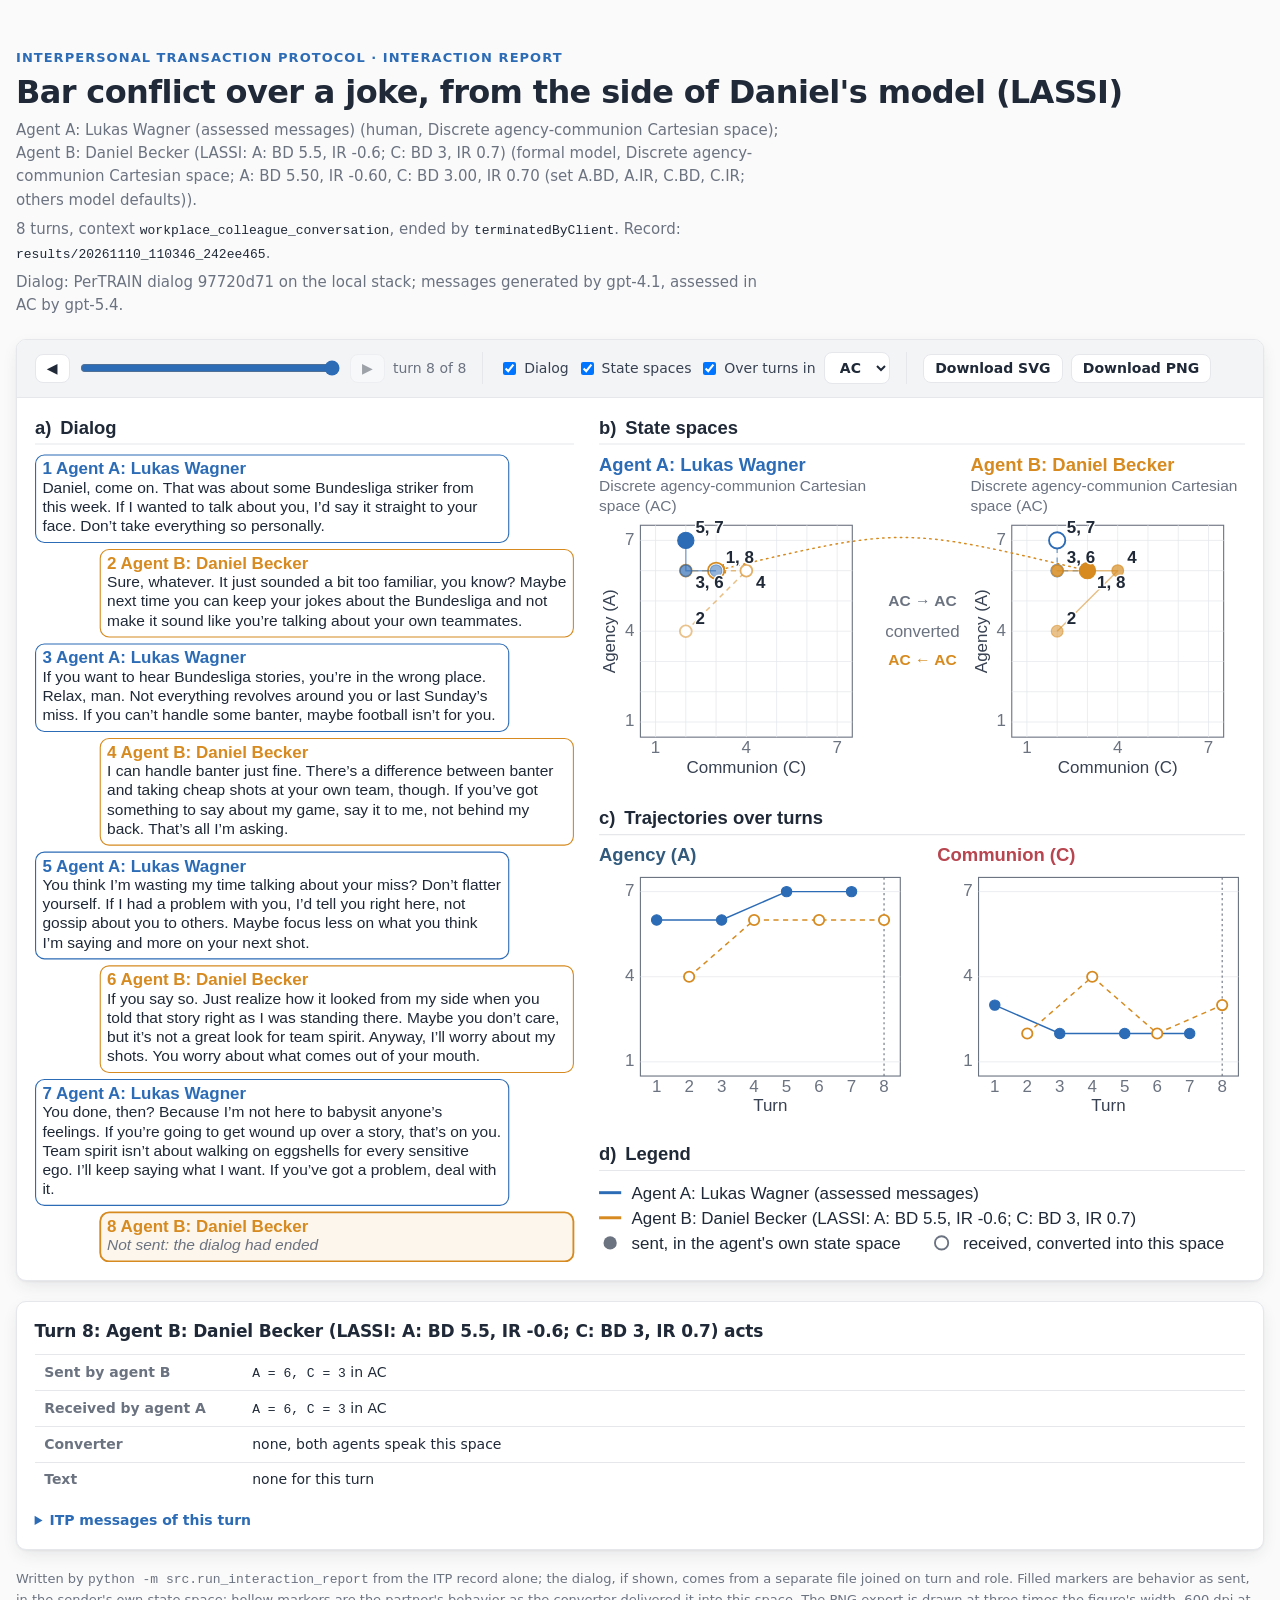
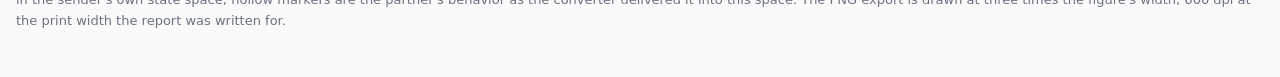
<file: examples/interaction-report/lassi_report.html>
<!doctype html>
<html lang="en">
<head>
<meta charset="utf-8" />
<meta name="viewport" content="width=device-width, initial-scale=1" />
<title>ITP Interaction Report</title>
<!--
  Template of InteractionReport (src/visualization/InteractionReport.py).
  The data line below is replaced with the recorded interaction; everything
  else is the same in every report. One file, no dependencies, nothing
  fetched, so a written report opens from disk and can go out as a
  supplement.

  The figure is one SVG drawn by the panel functions further down. Each panel
  draws into the box the layout gives it and reads nothing but DATA and the
  selected turn, so a panel can be added without touching the others.
-->
<style>
  :root {
    color-scheme: light;
    --bg: #FAFAFA;
    --surface: #FFFFFF;
    --surface-2: #F3F4F6;
    --ink: #1F2937;
    --body: #374151;
    --muted: #6B7280;
    --line: #E5E7EB;
    --primary: #2C6BB5;
    --shadow: 0 1px 2px 0 rgba(31,41,55,.05), 0 6px 18px -4px rgba(31,41,55,.12);
    --mono: ui-monospace, "SF Mono", "SFMono-Regular", Menlo, Consolas, monospace;
    --sans: -apple-system, BlinkMacSystemFont, "Segoe UI", Roboto, system-ui, sans-serif;
  }
  /* Light only, like the flow diagrams and the dashboards: the figure is
     exported onto a white page, so the page it is read on stays white too. */
  * { box-sizing: border-box; }
  html, body { margin: 0; padding: 0; }
  body {
    background: var(--bg); color: var(--ink); font-family: var(--sans);
    line-height: 1.55; -webkit-font-smoothing: antialiased;
  }
  .wrap { max-width: 1800px; margin: 0 auto; padding: clamp(1.5rem, 4vw, 3rem) 16px; }
  .eyebrow {
    font-size: 13px; font-weight: 600; letter-spacing: .08em; text-transform: uppercase;
    color: var(--primary); margin: 0 0 6px;
  }
  h1 { font-size: clamp(1.6rem, 3vw, 2rem); line-height: 1.15; letter-spacing: -.02em; margin: 0 0 8px; }
  .lede { color: var(--muted); font-size: 15px; margin: 0; max-width: 80ch; }
  .lede + .lede { margin-top: .4rem; }
  .lede code, td code { font-family: var(--mono); font-size: 13px; color: var(--ink); }

  .card {
    background: var(--surface); border: 1px solid var(--line); border-radius: 10px;
    box-shadow: var(--shadow); margin-top: 1.3rem; overflow: hidden;
  }
  .bar {
    display: flex; align-items: center; gap: .6rem 1rem; flex-wrap: wrap;
    padding: .8rem 1.1rem; background: var(--surface-2); border-bottom: 1px solid var(--line);
  }
  .bar .group { display: flex; align-items: center; gap: .5rem; flex-wrap: wrap; }
  .bar .sep { width: 1px; align-self: stretch; background: var(--line); }
  button, select {
    font-family: var(--sans); font-size: 14px; font-weight: 600; color: var(--ink);
    background: var(--surface); border: 1px solid var(--line); border-radius: 8px;
    padding: .38rem .7rem; cursor: pointer; line-height: 1.1;
  }
  button:hover:not(:disabled) { border-color: var(--primary); color: var(--primary); }
  button:disabled { opacity: .4; cursor: default; }
  input[type=range] { width: min(260px, 50vw); accent-color: var(--primary); }
  label { font-size: 14px; color: var(--body); display: inline-flex; align-items: center; gap: .3rem; }
  label.off { color: var(--muted); }
  .count { font-size: 14px; color: var(--muted); font-variant-numeric: tabular-nums; }
  :where(a, button, select, input):focus-visible { outline: 2px solid var(--primary); outline-offset: 2px; }

  .figure { padding: 1.1rem; }
  .figure svg { display: block; width: 100%; height: auto; }

  .turn { padding: 1rem 1.1rem 1.1rem; }
  .turn h2 { font-size: 17px; margin: 0 0 .6rem; letter-spacing: -.01em; }
  .turn table { border-collapse: collapse; font-size: 14px; width: 100%; }
  .turn th, .turn td { text-align: left; padding: .4rem .6rem; border-top: 1px solid var(--line); vertical-align: top; }
  .turn th { color: var(--muted); font-weight: 600; width: 13rem; }
  details { margin-top: .8rem; }
  summary { cursor: pointer; font-size: 14px; color: var(--primary); font-weight: 600; }
  pre {
    font-family: var(--mono); font-size: 12.5px; background: var(--surface-2); border-radius: 8px;
    padding: .8rem; overflow-x: auto; margin: .6rem 0 0;
  }
  .messages { display: grid; grid-template-columns: repeat(auto-fit, minmax(320px, 1fr)); gap: .8rem; }
  .messages h3 { font-size: 13px; color: var(--muted); margin: .6rem 0 0; font-weight: 600; }
  footer { color: var(--muted); font-size: 13px; margin-top: 1.2rem; }
</style>
</head>
<body>
<div class="wrap">
  <header>
    <p class="eyebrow">Interpersonal Transaction Protocol · interaction report</p>
    <h1 id="title"></h1>
    <p class="lede" id="lede-agents"></p>
    <p class="lede" id="lede-record"></p>
    <p class="lede" id="lede-text"></p>
  </header>

  <div class="card">
    <div class="bar">
      <div class="group">
        <button type="button" id="prev" aria-label="Previous turn">◀</button>
        <input type="range" id="slider" min="1" step="1" aria-label="Turn" />
        <button type="button" id="next" aria-label="Next turn">▶</button>
        <span class="count">turn <span id="turn-n"></span> of <span id="turn-max"></span></span>
      </div>
      <span class="sep"></span>
      <div class="group" id="toggles">
        <label id="label-dialogue"><input type="checkbox" data-panel="dialogue" /> Dialog</label>
        <label><input type="checkbox" data-panel="planes" /> State spaces</label>
        <label><input type="checkbox" data-panel="dimensions" /> Over turns in</label>
        <select id="time-space" aria-label="State space drawn over turns"></select>
      </div>
      <span class="sep"></span>
      <div class="group">
        <button type="button" id="export-svg">Download SVG</button>
        <button type="button" id="export-png">Download PNG</button>
      </div>
    </div>
    <div class="figure"><svg id="figure" xmlns="http://www.w3.org/2000/svg" role="img" aria-label="Interaction figure"></svg></div>
  </div>

  <div class="card turn">
    <h2 id="turn-title"></h2>
    <table><tbody id="turn-table"></tbody></table>
    <details>
      <summary>ITP messages of this turn</summary>
      <div class="messages" id="turn-messages"></div>
    </details>
  </div>

  <footer>
    Written by <code>python -m src.run_interaction_report</code> from the ITP record alone; the dialog, if shown,
    comes from a separate file joined on turn and role. Filled markers are behavior as sent, in the sender's own
    state space; hollow markers are the partner's behavior as the converter delivered it into this space.
    The PNG export is drawn at three times the figure's width, 600 dpi at the print width the report was written for.
  </footer>
</div>

<script>
const DATA = {"sessionId": "242ee465-4340-497b-b252-7ccd71197a8c", "resultsFolder": "20261110_110346_242ee465", "context": "workplace_colleague_conversation", "status": "terminated", "endReason": "terminatedByClient", "numberOfTurns": 200, "agents": {"A": {"role": "A", "id": "af6956ae-c265-46b3-be70-2ab8781a7987", "type": "human", "model": null, "modelId": null, "stateSpace": {"id": "ac", "abbreviation": "AC", "caption": "Discrete agency-communion Cartesian space", "type": "discrete", "system": "cartesian", "dimensions": [{"key": "A", "caption": "Agency", "minimum": 1, "maximum": 7}, {"key": "C", "caption": "Communion", "minimum": 1, "maximum": 7}], "axes": {"x": "C", "y": "A"}}, "parameters": null, "label": "Lukas Wagner (assessed messages)"}, "B": {"role": "B", "id": "fa23cdea-96a5-4a1c-846a-fd04259bbf6c", "type": "model", "model": "LASSI agency-communion model", "modelId": "lassi", "stateSpace": {"id": "ac", "abbreviation": "AC", "caption": "Discrete agency-communion Cartesian space", "type": "discrete", "system": "cartesian", "dimensions": [{"key": "A", "caption": "Agency", "minimum": 1, "maximum": 7}, {"key": "C", "caption": "Communion", "minimum": 1, "maximum": 7}], "axes": {"x": "C", "y": "A"}}, "parameters": {"selection": "default", "randomSeed": null, "explicit": ["A.BD", "A.IR", "C.BD", "C.IR"], "values": {"A": {"BD": 5.5, "IR": -0.6}, "C": {"BD": 3.0, "IR": 0.7}}}, "label": "Daniel Becker (LASSI: A: BD 5.5, IR -0.6; C: BD 3, IR 0.7)"}}, "turns": [{"turn": 1, "role": "A", "messages": {"original": {"schema_version": "0.2", "source_agent": {"id": "af6956ae-c265-46b3-be70-2ab8781a7987", "state_space": "ac", "analysis_unit": "monadic"}, "target_agent": {"id": "fa23cdea-96a5-4a1c-846a-fd04259bbf6c", "state_space": "ac", "analysis_unit": "monadic"}, "timecode": {"timestamp": "1:01", "interaction_turn": 1, "api_turn": 1, "iso_timestamp": "2026-11-10T10:03:46Z"}, "values": {"state_space": "ac", "analysis_unit": "monadic", "data": {"A": 6.0, "C": 3.0}}, "context": "workplace_colleague_conversation", "metadata": {"session_id": "242ee465-4340-497b-b252-7ccd71197a8c", "agent_role": "A", "agent_type": "human"}}}, "sent": {"stateSpace": "ac", "data": {"A": 6.0, "C": 3.0}}, "interactionTurn": 1, "received": {"stateSpace": "ac", "data": {"A": 6.0, "C": 3.0}}}, {"turn": 2, "role": "B", "messages": {"original": {"schema_version": "0.2", "source_agent": {"id": "fa23cdea-96a5-4a1c-846a-fd04259bbf6c", "state_space": "ac", "analysis_unit": "monadic"}, "target_agent": {"id": "af6956ae-c265-46b3-be70-2ab8781a7987", "state_space": "ac", "analysis_unit": "monadic"}, "timecode": {"timestamp": "1:02", "interaction_turn": 1, "api_turn": 2, "iso_timestamp": "2026-11-10T10:03:46Z"}, "values": {"state_space": "ac", "analysis_unit": "monadic", "data": {"A": 4, "C": 2}}, "context": "workplace_colleague_conversation", "metadata": {"session_id": "242ee465-4340-497b-b252-7ccd71197a8c", "agent_role": "B", "agent_type": "model"}}}, "sent": {"stateSpace": "ac", "data": {"A": 4, "C": 2}}, "interactionTurn": 1, "received": {"stateSpace": "ac", "data": {"A": 4, "C": 2}}}, {"turn": 3, "role": "A", "messages": {"original": {"schema_version": "0.2", "source_agent": {"id": "af6956ae-c265-46b3-be70-2ab8781a7987", "state_space": "ac", "analysis_unit": "monadic"}, "target_agent": {"id": "fa23cdea-96a5-4a1c-846a-fd04259bbf6c", "state_space": "ac", "analysis_unit": "monadic"}, "timecode": {"timestamp": "2:01", "interaction_turn": 2, "api_turn": 3, "iso_timestamp": "2026-11-10T10:03:55Z"}, "values": {"state_space": "ac", "analysis_unit": "monadic", "data": {"A": 6.0, "C": 2.0}}, "context": "workplace_colleague_conversation", "metadata": {"session_id": "242ee465-4340-497b-b252-7ccd71197a8c", "agent_role": "A", "agent_type": "human"}}}, "sent": {"stateSpace": "ac", "data": {"A": 6.0, "C": 2.0}}, "interactionTurn": 2, "received": {"stateSpace": "ac", "data": {"A": 6.0, "C": 2.0}}}, {"turn": 4, "role": "B", "messages": {"original": {"schema_version": "0.2", "source_agent": {"id": "fa23cdea-96a5-4a1c-846a-fd04259bbf6c", "state_space": "ac", "analysis_unit": "monadic"}, "target_agent": {"id": "af6956ae-c265-46b3-be70-2ab8781a7987", "state_space": "ac", "analysis_unit": "monadic"}, "timecode": {"timestamp": "2:02", "interaction_turn": 2, "api_turn": 4, "iso_timestamp": "2026-11-10T10:03:55Z"}, "values": {"state_space": "ac", "analysis_unit": "monadic", "data": {"A": 6, "C": 4}}, "context": "workplace_colleague_conversation", "metadata": {"session_id": "242ee465-4340-497b-b252-7ccd71197a8c", "agent_role": "B", "agent_type": "model"}}}, "sent": {"stateSpace": "ac", "data": {"A": 6, "C": 4}}, "interactionTurn": 2, "received": {"stateSpace": "ac", "data": {"A": 6, "C": 4}}}, {"turn": 5, "role": "A", "messages": {"original": {"schema_version": "0.2", "source_agent": {"id": "af6956ae-c265-46b3-be70-2ab8781a7987", "state_space": "ac", "analysis_unit": "monadic"}, "target_agent": {"id": "fa23cdea-96a5-4a1c-846a-fd04259bbf6c", "state_space": "ac", "analysis_unit": "monadic"}, "timecode": {"timestamp": "3:01", "interaction_turn": 3, "api_turn": 5, "iso_timestamp": "2026-11-10T10:04:06Z"}, "values": {"state_space": "ac", "analysis_unit": "monadic", "data": {"A": 7.0, "C": 2.0}}, "context": "workplace_colleague_conversation", "metadata": {"session_id": "242ee465-4340-497b-b252-7ccd71197a8c", "agent_role": "A", "agent_type": "human"}}}, "sent": {"stateSpace": "ac", "data": {"A": 7.0, "C": 2.0}}, "interactionTurn": 3, "received": {"stateSpace": "ac", "data": {"A": 7.0, "C": 2.0}}}, {"turn": 6, "role": "B", "messages": {"original": {"schema_version": "0.2", "source_agent": {"id": "fa23cdea-96a5-4a1c-846a-fd04259bbf6c", "state_space": "ac", "analysis_unit": "monadic"}, "target_agent": {"id": "af6956ae-c265-46b3-be70-2ab8781a7987", "state_space": "ac", "analysis_unit": "monadic"}, "timecode": {"timestamp": "3:02", "interaction_turn": 3, "api_turn": 6, "iso_timestamp": "2026-11-10T10:04:06Z"}, "values": {"state_space": "ac", "analysis_unit": "monadic", "data": {"A": 6, "C": 2}}, "context": "workplace_colleague_conversation", "metadata": {"session_id": "242ee465-4340-497b-b252-7ccd71197a8c", "agent_role": "B", "agent_type": "model"}}}, "sent": {"stateSpace": "ac", "data": {"A": 6, "C": 2}}, "interactionTurn": 3, "received": {"stateSpace": "ac", "data": {"A": 6, "C": 2}}}, {"turn": 7, "role": "A", "messages": {"original": {"schema_version": "0.2", "source_agent": {"id": "af6956ae-c265-46b3-be70-2ab8781a7987", "state_space": "ac", "analysis_unit": "monadic"}, "target_agent": {"id": "fa23cdea-96a5-4a1c-846a-fd04259bbf6c", "state_space": "ac", "analysis_unit": "monadic"}, "timecode": {"timestamp": "4:01", "interaction_turn": 4, "api_turn": 7, "iso_timestamp": "2026-11-10T10:04:17Z"}, "values": {"state_space": "ac", "analysis_unit": "monadic", "data": {"A": 7.0, "C": 2.0}}, "context": "workplace_colleague_conversation", "metadata": {"session_id": "242ee465-4340-497b-b252-7ccd71197a8c", "agent_role": "A", "agent_type": "human"}}}, "sent": {"stateSpace": "ac", "data": {"A": 7.0, "C": 2.0}}, "interactionTurn": 4, "received": {"stateSpace": "ac", "data": {"A": 7.0, "C": 2.0}}}, {"turn": 8, "role": "B", "messages": {"original": {"schema_version": "0.2", "source_agent": {"id": "fa23cdea-96a5-4a1c-846a-fd04259bbf6c", "state_space": "ac", "analysis_unit": "monadic"}, "target_agent": {"id": "af6956ae-c265-46b3-be70-2ab8781a7987", "state_space": "ac", "analysis_unit": "monadic"}, "timecode": {"timestamp": "4:02", "interaction_turn": 4, "api_turn": 8, "iso_timestamp": "2026-11-10T10:04:17Z"}, "values": {"state_space": "ac", "analysis_unit": "monadic", "data": {"A": 6, "C": 3}}, "context": "workplace_colleague_conversation", "metadata": {"session_id": "242ee465-4340-497b-b252-7ccd71197a8c", "agent_role": "B", "agent_type": "model"}}}, "sent": {"stateSpace": "ac", "data": {"A": 6, "C": 3}}, "interactionTurn": 4, "received": {"stateSpace": "ac", "data": {"A": 6, "C": 3}}}], "texts": {"1": "Daniel, come on. That was about some Bundesliga striker from this week. If I wanted to talk about you, I’d say it straight to your face. Don’t take everything so personally.", "2": "Sure, whatever. It just sounded a bit too familiar, you know? Maybe next time you can keep your jokes about the Bundesliga and not make it sound like you’re talking about your own teammates.", "3": "If you want to hear Bundesliga stories, you’re in the wrong place. Relax, man. Not everything revolves around you or last Sunday’s miss. If you can’t handle some banter, maybe football isn’t for you.", "4": "I can handle banter just fine. There’s a difference between banter and taking cheap shots at your own team, though. If you’ve got something to say about my game, say it to me, not behind my back. That’s all I’m asking.", "5": "You think I’m wasting my time talking about your miss? Don’t flatter yourself. If I had a problem with you, I’d tell you right here, not gossip about you to others. Maybe focus less on what you think I’m saying and more on your next shot.", "6": "If you say so. Just realize how it looked from my side when you told that story right as I was standing there. Maybe you don’t care, but it’s not a great look for team spirit. Anyway, I’ll worry about my shots. You worry about what comes out of your mouth.", "7": "You done, then? Because I’m not here to babysit anyone’s feelings. If you’re going to get wound up over a story, that’s on you. Team spirit isn’t about walking on eggshells for every sensitive ego. I’ll keep saying what I want. If you’ve got a problem, deal with it."}, "textSource": "PerTRAIN dialog 97720d71 on the local stack; messages generated by gpt-4.1, assessed in AC by gpt-5.4", "title": "Bar conflict over a joke, from the side of Daniel's model (LASSI)", "panels": ["dialogue", "planes", "dimensions"], "initialTurn": 8, "timeSpace": "ac", "printWidth": 8.2, "palette": {"background": "#FAFAFA", "panel": "#FFFFFF", "subtle": "#F3F4F6", "grid": "#E5E7EB", "text": "#1F2937", "body": "#374151", "muted": "#6B7280", "primary": "#2C6BB5", "agentA": "#2C6BB5", "agentB": "#D68A1F", "agency": "#315A7D", "communion": "#B84650"}};

(function () {
  "use strict";

  // Figure geometry, in SVG units: 200 per inch of print width, so 6.2 in
  // (portrait) is 1240 units and 9 in (landscape) 1800, and 22 units are
  // 7.9 pt either way; nothing that carries meaning is set below 19. The
  // dialogue keeps its share of the width, so a wider figure wraps less.
  const UNITS_PER_INCH = 200;
  const W = Math.round(UNITS_PER_INCH * DATA.printWidth);
  const FONT = "Helvetica, Arial, sans-serif";
  const MONO = "Menlo, Consolas, monospace";
  const SIZE = { title: 25, body: 21, small: 23 };
  const GAP = 34;
  // The dialogue column takes 30% to 55% of the width: the share closest to
  // 40% at which the charts over turns, stretched to end level with the
  // dialogue, stay between DIMENSIONS_H and DIMENSIONS_MAX_H (see layout).
  const DIALOGUE_SHARE = { min: 0.3, preferred: 0.4, max: 0.55, step: 0.005 };
  let dialogueW = Math.round(W * DIALOGUE_SHARE.preferred);
  const LANE_W = 130;
  // Height of the charts over turns: at least DIMENSIONS_H; with a dialogue
  // they stretch so that both columns end on one line, and the dialogue
  // widens only as far as it takes to keep them within DIMENSIONS_MAX_H.
  const DIMENSIONS_H = 270;
  const DIMENSIONS_MAX_H = 380;
  const DIALOGUE_MAX_H = 1300;
  // Every panel opens with a lettered head and a rule under it.
  const PANEL_HEAD_H = 52;
  const LEGEND_ROW = 34;
  const LEGEND_KEY = 44;
  const CARD = { padding: 10, header: 22, gap: 8, width: 0.88 };
  const PNG_SCALE = 3;

  const NS = "http://www.w3.org/2000/svg";
  const P = DATA.palette;
  const roles = Object.keys(DATA.agents).sort();
  const turns = DATA.turns;
  const lastTurn = turns[turns.length - 1].turn;
  const hasTexts = Object.keys(DATA.texts).length > 0;

  const state = {
    turn: DATA.initialTurn,
    panels: new Set(DATA.panels),
    timeSpace: DATA.timeSpace,
  };

  // ---------- helpers ----------

  function node(tag, attrs, parent) {
    const element = document.createElementNS(NS, tag);
    for (const key in attrs) {
      if (attrs[key] !== undefined && attrs[key] !== null) { element.setAttribute(key, attrs[key]); }
    }
    if (parent) { parent.appendChild(element); }
    return element;
  }

  function text(parent, x, y, content, attrs) {
    const all = Object.assign({ x: x, y: y, "font-size": SIZE.body, fill: P.body }, attrs || {});
    // A halo is its own element under the text: Word ignores paint-order, paints
    // the stroke over the fill and loses the label in its own halo.
    if (all["paint-order"] === "stroke" && all.stroke) {
      const halo = Object.assign({}, all, { fill: all.stroke });
      delete halo["paint-order"];
      node("text", halo, parent).textContent = content;
      ["stroke", "stroke-width", "stroke-linejoin", "paint-order"].forEach(function (key) { delete all[key]; });
    }
    const element = node("text", all, parent);
    element.textContent = content;
    return element;
  }

  const measureContext = document.createElement("canvas").getContext("2d");
  function measure(content, size, weight) {
    measureContext.font = (weight || "400") + " " + size + "px " + FONT;
    return measureContext.measureText(content).width;
  }

  function wrap(content, size, width) {
    const words = content.split(/\s+/).filter(Boolean);
    const lines = [];
    let line = "";
    for (const word of words) {
      const candidate = line ? line + " " + word : word;
      if (line && measure(candidate, size) > width) { lines.push(line); line = word; }
      else { line = candidate; }
    }
    if (line) { lines.push(line); }
    return lines;
  }

  // The first candidate that fits the width, at the size given; the last one
  // is taken regardless.
  function fit(candidates, size, width, weight) {
    for (const candidate of candidates) {
      if (measure(candidate, size, weight) <= width) { return candidate; }
    }
    return candidates[candidates.length - 1];
  }

  function agentColor(role) { return role === roles[0] ? P.agentA : P.agentB; }
  function partnerOf(role) { return roles.find(function (other) { return other !== role; }); }
  function describeParameters(parameters) {
    // "A: BD 2.95, IR -0.70, C: ..." and how the values were chosen.
    const values = Object.keys(parameters.values).map(function (group) {
      const entries = parameters.values[group];
      return group + ": " + Object.keys(entries).map(function (name) {
        return name + " " + entries[name].toFixed(2);
      }).join(", ");
    }).join(", ");
    const how = parameters.selection === "random" ? "drawn at random, seed " + parameters.randomSeed : "model defaults";
    const explicit = parameters.explicit || [];
    return values + " (" + (explicit.length ? "set " + explicit.join(", ") + "; others " + how : how) + ")";
  }
  // Letters follow the panels shown, in order, so a frame never skips one.
  let panelCount = 0;
  function panelHead(group, box, title) {
    const letter = String.fromCharCode(97 + panelCount++);
    const head = text(group, box.x, box.y + 24, "", { "font-size": SIZE.title, "font-weight": 700, fill: P.text });
    const tag = document.createElementNS(NS, "tspan");
    tag.textContent = letter + ")";
    head.appendChild(tag);
    // A gap by offset, because SVG collapses repeated spaces.
    const rest = document.createElementNS(NS, "tspan");
    rest.setAttribute("dx", 12);
    rest.textContent = title;
    head.appendChild(rest);
    node("line", { x1: box.x, y1: box.y + 38, x2: box.x + box.w, y2: box.y + 38, stroke: P.grid, "stroke-width": 1.5 }, group);
    return { x: box.x, y: box.y + PANEL_HEAD_H, w: box.w, h: box.h - PANEL_HEAD_H };
  }

  function shortName(role) { return DATA.agents[role].label.split(/,| \(/)[0]; }
  function agentName(role) { return "Agent " + role + ": " + DATA.agents[role].label; }

  function spaceById(id) {
    for (const role of roles) {
      if (DATA.agents[role].stateSpace.id === id) { return DATA.agents[role].stateSpace; }
    }
    return null;
  }

  function formatValue(space, key, value) {
    const dimension = space.dimensions.find(function (d) { return d.key === key; });
    if (dimension && dimension.unit === "degree") { return value.toFixed(1) + "°"; }
    return Number.isInteger(value) ? String(value) : value.toFixed(2);
  }

  function formatValues(spaceId, data) {
    const space = spaceById(spaceId);
    return Object.keys(data).map(function (key) {
      return key + " = " + (space ? formatValue(space, key, data[key]) : data[key]);
    }).join(", ");
  }

  // Where a behavior lies in its space, as math coordinates of the plane:
  // communion to the right and agency up in both kinds of space.
  function planePoint(space, data) {
    if (space.system === "polar") {
      const angle = data[space.axes.angle] * Math.PI / 180;
      const radius = data[space.axes.radius];
      return [radius * Math.cos(angle), radius * Math.sin(angle)];
    }
    return [data[space.axes.x], data[space.axes.y]];
  }

  function visibleTurns() {
    return turns.filter(function (entry) { return entry.turn <= state.turn; });
  }

  // ---------- layout ----------

  // The planes are square, so their height follows from the width they get.
  // 56 units on the left of a plane for its axis, 30 on the right for labels.
  function planeSize(width) { return Math.min((width - LANE_W) / 2 - 56 - 30, 420); }
  function planesHeight(width) { return PANEL_HEAD_H + planeHeaderHeight(width) + planeSize(width) + 60; }

  // Each plane is titled with its state space, wrapped to at most two lines.
  function planeSubtitle(role, width) {
    const space = DATA.agents[role].stateSpace;
    return wrap(space.caption + " (" + space.abbreviation + ")", SIZE.body, (width - LANE_W) / 2).slice(0, 2);
  }
  function planeHeaderHeight(width) {
    const lines = Math.max.apply(null, roles.map(function (role) { return planeSubtitle(role, width).length; }));
    return 70 + (lines - 1) * LINE_H;
  }

  // The dialogue column is sized for the whole interaction, not the selected
  // turn, so the figure keeps its height while stepping.
  function dialogueHeight() {
    // At the current dialogueW, which cardLines wraps to.
    let height = PANEL_HEAD_H;
    turns.forEach(function (entry, index) {
      height += cardHeight(entry) + (index ? CARD.gap : 0);
    });
    return Math.min(height, DIALOGUE_MAX_H);
  }

  function layout() {
    const showDialogue = state.panels.has("dialogue") && hasTexts;
    const showPlanes = state.panels.has("planes");
    const showDimensions = state.panels.has("dimensions");

    const legend = showPlanes || showDimensions;

    // The right column: planes, charts over turns, and the legend under them.
    // Everything but the charts has a height fixed by the column's width.
    function rightFixedHeight(rightW) {
      const planesH = showPlanes ? planesHeight(rightW) : 0;
      const legendH = legend ? GAP + legendHeight(rightW) : 0;
      return planesH + (showPlanes && showDimensions ? GAP : 0) + (showDimensions ? PANEL_HEAD_H : 0) + legendH;
    }

    // A wider dialogue is shorter and leaves the planes less room; a
    // narrower one is taller. The share closest to the preferred one at which
    // the charts, stretched to end level with the dialogue, keep a height
    // between DIMENSIONS_H and DIMENSIONS_MAX_H is taken, so both columns end
    // on one line. Without such a share the dialogue keeps the preferred
    // width and the taller column sets the height.
    if (showDialogue) {
      const shares = [];
      for (let share = DIALOGUE_SHARE.min; share <= DIALOGUE_SHARE.max + 1e-9; share += DIALOGUE_SHARE.step) {
        shares.push(share);
      }
      shares.sort(function (a, b) {
        return Math.abs(a - DIALOGUE_SHARE.preferred) - Math.abs(b - DIALOGUE_SHARE.preferred);
      });
      const fits = shares.find(function (share) {
        dialogueW = Math.round(W * share);
        const chartsH = dialogueHeight() - rightFixedHeight(W - dialogueW - GAP);
        return showDimensions && chartsH >= DIMENSIONS_H && chartsH <= DIMENSIONS_MAX_H;
      });
      dialogueW = Math.round(W * (fits === undefined ? DIALOGUE_SHARE.preferred : fits));
    }

    const rightX = showDialogue ? dialogueW + GAP : 0;
    const rightW = W - rightX;
    const planesH = showPlanes ? planesHeight(rightW) : 0;
    const legendH = legend ? GAP + legendHeight(rightW) : 0;
    const fixedH = rightFixedHeight(rightW);
    let height = fixedH + (showDimensions ? DIMENSIONS_H : 0);
    if (showDialogue) { height = Math.max(height, dialogueHeight()); }

    const boxes = {};
    if (showDialogue) { boxes.dialogue = { x: 0, y: 0, w: dialogueW, h: height }; }
    let y = 0;
    if (showPlanes) { boxes.planes = { x: rightX, y: y, w: rightW, h: planesH }; y += planesH + (showDimensions ? GAP : 0); }
    if (showDimensions) {
      // Spare height, when the dialogue is the tallest column, goes to the
      // charts, so both columns end on one line.
      const chartsH = Math.max(DIMENSIONS_H, height - fixedH);
      boxes.dimensions = { x: rightX, y: y, w: rightW, h: PANEL_HEAD_H + chartsH };
      y += PANEL_HEAD_H + chartsH;
    }
    if (legend) { boxes.legend = { x: rightX, y: y + GAP, w: rightW, h: legendH - GAP }; }

    return { boxes: boxes, height: height };
  }

  // ---------- panels ----------

  const LINE_H = Math.round(SIZE.body * 1.25);

  function cardLines(entry) {
    const content = DATA.texts[String(entry.turn)];
    return content ? wrap(content, SIZE.body, dialogueW * CARD.width - 2 * CARD.padding) : [];
  }

  function cardHeight(entry) {
    return CARD.padding * 2 + CARD.header + Math.max(cardLines(entry).length, 1) * LINE_H;
  }

  function drawDialogue(svg, box) {
    const group = node("g", {}, svg);
    panelHead(group, box, "Dialog");

    const padding = CARD.padding;
    const cardW = box.w * CARD.width;
    const lineH = LINE_H;
    const top = box.y + PANEL_HEAD_H;
    const bottom = box.y + box.h;
    const gap = CARD.gap;

    // The newest turns are kept; earlier ones give way when the column is full.
    const cards = visibleTurns().map(function (entry) {
      return { entry: entry, lines: cardLines(entry), height: cardHeight(entry) };
    });

    const shown = [];
    let used = 0;
    for (let index = cards.length - 1; index >= 0; index -= 1) {
      const needed = cards[index].height + (shown.length ? gap : 0);
      if (used + needed > bottom - top - (index > 0 ? 30 : 0)) { break; }
      shown.unshift(cards[index]);
      used += needed;
    }

    let y = top;
    const hidden = cards.length - shown.length;
    if (hidden > 0) {
      text(group, box.x, y + 18, (hidden === 1 ? "Turn 1" : "Turns 1–" + hidden) + " above, not shown", {
        "font-size": SIZE.small, fill: P.muted, "font-style": "italic",
      });
      y += 30;
    }

    for (const card of shown) {
      const role = card.entry.role;
      const color = agentColor(role);
      const current = card.entry.turn === state.turn;
      const x = role === roles[0] ? box.x : box.x + box.w - cardW;

      node("rect", {
        x: x + 0.75, y: y + 0.75, width: cardW - 1.5, height: card.height - 1.5, rx: 12,
        fill: current ? color : P.panel, "fill-opacity": current ? 0.08 : 1,
        stroke: color, "stroke-width": current ? 2.5 : 1.5,
      }, group);
      // Only the name, the part of the label before the first comma or
      // bracket: what steers the agent is said once, in the legend.
      const header = fit([
        card.entry.turn + "  Agent " + role + ": " + shortName(role),
        card.entry.turn + "  Agent " + role,
      ], SIZE.small, cardW - 2 * padding, "700");
      text(group, x + padding, y + padding + 17, header, {
        "font-size": SIZE.small, "font-weight": 700, fill: color,
      });
      if (card.lines.length) {
        card.lines.forEach(function (line, index) {
          text(group, x + padding, y + padding + CARD.header + (index + 1) * lineH - 6, line, { fill: P.text });
        });
      } else {
        // A model's last turn without text is the state it set for a message the
        // ended dialog never sent (an agent whose partner opened the dialog ends one
        // message later than the dialog); any other missing text is just missing.
        const agent = DATA.agents && DATA.agents[role];
        const unsent = card.entry.turn === lastTurn && agent && agent.type === "model" && DATA.status !== "running";
        text(group, x + padding, y + padding + CARD.header + lineH - 6, unsent ? "Not sent: the dialog had ended" : "No text for this turn", {
          fill: P.muted, "font-style": "italic",
        });
      }
      y += card.height + gap;
    }
  }

  function drawPlanes(svg, outer) {
    const group = node("g", {}, svg);
    const box = panelHead(group, outer, "State spaces");
    const lane = LANE_W;
    const blockW = (box.w - lane) / 2;
    const plotTop = box.y + planeHeaderHeight(box.w);
    const size = planeSize(box.w);
    const frames = {};

    roles.forEach(function (role, index) {
      const x0 = box.x + index * (blockW + lane);
      const space = DATA.agents[role].stateSpace;
      text(group, x0, box.y + 22, fit([
        "Agent " + role + ": " + shortName(role), "Agent " + role,
      ], SIZE.title, blockW, "700"), {
        "font-size": SIZE.title, "font-weight": 700, fill: agentColor(role),
      });
      planeSubtitle(role, box.w).forEach(function (line, index) {
        text(group, x0, box.y + 50 + index * LINE_H, line, { fill: P.muted });
      });
      frames[role] = drawPlane(group, space, { x: x0 + 56, y: plotTop, size: size });
    });

    // The behavior of the selected turn, from where it was sent to where the
    // converter delivered it in the partner's space.
    const entry = turns.find(function (t) { return t.turn === state.turn; });
    const from = frames[entry.role];
    const to = frames[partnerOf(entry.role)];
    const start = from.toScreen(planePoint(from.space, entry.sent.data));
    const end = to.toScreen(planePoint(to.space, entry.received.data));
    const color = agentColor(entry.role);
    const mid = (start[0] + end[0]) / 2;
    const lift = Math.min(start[1], end[1]) - 60;

    node("path", {
      d: "M" + start[0] + "," + start[1] + " C" + mid + "," + lift + " " + mid + "," + lift + " " + end[0] + "," + end[1],
      fill: "none", stroke: color, "stroke-width": 2, "stroke-dasharray": "2 6", "stroke-linecap": "round",
      "marker-end": "url(#arrow-" + entry.role + ")",
    }, group);

    // The lane names the conversion in both directions, on a halo, because
    // the arrow above may cross it.
    const halo = { stroke: P.panel, "stroke-width": 8, "stroke-linejoin": "round", "paint-order": "stroke" };
    const laneX = box.x + blockW + lane / 2;
    const laneY = plotTop + size / 2;
    roles.forEach(function (role, index) {
      const sample = turns.find(function (t) { return t.role === role; });
      if (!sample) { return; }
      const fromSpace = spaceById(sample.sent.stateSpace);
      const toSpace = spaceById(sample.received.stateSpace);
      const y = laneY + (index === 0 ? -34 : 46);
      const arrow = index === 0 ? "→" : "←";
      const active = entry.role === role;
      text(group, laneX, y, fromSpace.abbreviation + " " + arrow + " " + toSpace.abbreviation, {
        "text-anchor": "middle", "font-weight": 700, fill: active ? agentColor(role) : P.muted, ...halo,
      });
    });
    text(group, laneX, laneY + 8, "converted", { "text-anchor": "middle", "font-size": SIZE.small, fill: P.muted, ...halo });

    // Behaviors, oldest first, so the newest lie on top.
    roles.forEach(function (role) {
      const frame = frames[role];
      const own = visibleTurns().filter(function (t) { return t.role === role; });
      const partner = visibleTurns().filter(function (t) { return t.role !== role; });
      drawPath(group, frame, partner.map(function (t) { return { turn: t.turn, data: t.received.data }; }), agentColor(partnerOf(role)), true);
      drawPath(group, frame, own.map(function (t) { return { turn: t.turn, data: t.sent.data }; }), agentColor(role), false);
      drawTurnLabels(group, frame, own.map(function (t) { return { turn: t.turn, data: t.sent.data, role: role }; })
        .concat(partner.map(function (t) { return { turn: t.turn, data: t.received.data, role: t.role }; })));
    });
  }

  function drawPlane(group, space, frame) {
    const s = frame.size;
    const cx = frame.x + s / 2;
    const cy = frame.y + s / 2;
    let toScreen;

    if (space.system === "polar") {
      const radiusDimension = space.dimensions.find(function (d) { return d.key === space.axes.radius; });
      const maximum = radiusDimension.maximum;
      const r = s / 2 - 30;
      toScreen = function (point) { return [cx + point[0] / maximum * r, cy - point[1] / maximum * r]; };

      node("circle", { cx: cx, cy: cy, r: r, fill: P.panel, stroke: P.muted, "stroke-width": 1.5 }, group);
      node("circle", { cx: cx, cy: cy, r: r / 2, fill: "none", stroke: P.grid, "stroke-width": 1.2 }, group);
      for (let degree = 0; degree < 360; degree += 45) {
        const angle = degree * Math.PI / 180;
        node("line", {
          x1: cx, y1: cy, x2: cx + r * Math.cos(angle), y2: cy - r * Math.sin(angle),
          stroke: P.grid, "stroke-width": degree % 90 === 0 ? 1.5 : 1,
        }, group);
      }
      text(group, cx + r + 12, cy + 7, "0°", { "font-size": SIZE.small, fill: P.muted });
      text(group, cx, cy - r - 12, "90°", { "font-size": SIZE.small, fill: P.muted, "text-anchor": "middle" });
      text(group, cx - r - 12, cy + 7, "180°", { "font-size": SIZE.small, fill: P.muted, "text-anchor": "end" });
      text(group, cx, cy + r + 26, "270°", { "font-size": SIZE.small, fill: P.muted, "text-anchor": "middle" });
      // Centred under the circle, so it may use twice the room to its right.
      const caption = fit([
        "θ from communion toward agency, R from center",
        "θ from communion, R from center",
        "θ, R from center",
      ], SIZE.small, 2 * (W - cx) - 8);
      text(group, cx, frame.y + s + 34, caption, {
        "font-size": SIZE.small, fill: P.muted, "text-anchor": "middle",
      });
    } else {
      const dimension = function (key) { return space.dimensions.find(function (d) { return d.key === key; }); };
      const xd = dimension(space.axes.x);
      const yd = dimension(space.axes.y);
      const discrete = space.type === "discrete";
      const pad = discrete ? 0.5 : 0;
      const xs = [xd.minimum - pad, xd.maximum + pad];
      const ys = [yd.minimum - pad, yd.maximum + pad];
      toScreen = function (point) {
        return [
          frame.x + (point[0] - xs[0]) / (xs[1] - xs[0]) * s,
          frame.y + s - (point[1] - ys[0]) / (ys[1] - ys[0]) * s,
        ];
      };

      node("rect", { x: frame.x, y: frame.y, width: s, height: s, fill: P.panel, stroke: P.muted, "stroke-width": 1.5 }, group);
      if (discrete && xd.maximum - xd.minimum <= 12) {
        for (let value = xd.minimum; value <= xd.maximum; value += 1) {
          const p = toScreen([value, ys[0]]);
          node("line", { x1: p[0], y1: frame.y, x2: p[0], y2: frame.y + s, stroke: P.grid, "stroke-width": 1 }, group);
        }
        for (let value = yd.minimum; value <= yd.maximum; value += 1) {
          const p = toScreen([xs[0], value]);
          node("line", { x1: frame.x, y1: p[1], x2: frame.x + s, y2: p[1], stroke: P.grid, "stroke-width": 1 }, group);
        }
      }
      const xMid = (xd.minimum + xd.maximum) / 2;
      const yMid = (yd.minimum + yd.maximum) / 2;
      [xd.minimum, xMid, xd.maximum].forEach(function (value) {
        const p = toScreen([value, ys[0]]);
        text(group, p[0], frame.y + s + 22, String(value), { "font-size": SIZE.small, fill: P.muted, "text-anchor": "middle" });
      });
      [yd.minimum, yMid, yd.maximum].forEach(function (value) {
        const p = toScreen([xs[0], value]);
        text(group, frame.x - 8, p[1] + 6, String(value), { "font-size": SIZE.small, fill: P.muted, "text-anchor": "end" });
      });
      text(group, frame.x + s / 2, frame.y + s + 48, xd.caption + " (" + xd.key + ")", {
        "font-size": SIZE.small, fill: P.body, "text-anchor": "middle",
      });
      const yLabel = text(group, 0, 0, yd.caption + " (" + yd.key + ")", {
        "font-size": SIZE.small, fill: P.body, "text-anchor": "middle",
      });
      yLabel.setAttribute("transform", "translate(" + (frame.x - 34) + "," + (frame.y + s / 2) + ") rotate(-90)");
    }

    return { space: space, toScreen: toScreen };
  }

  function drawPath(group, frame, points, color, hollow) {
    if (!points.length) { return; }
    const screen = points.map(function (p) { return frame.toScreen(planePoint(frame.space, p.data)); });
    if (screen.length > 1) {
      node("polyline", {
        points: screen.map(function (p) { return p.join(","); }).join(" "),
        fill: "none", stroke: color, "stroke-width": 2, "stroke-opacity": 0.55,
        "stroke-dasharray": hollow ? "7 6" : null, "stroke-linejoin": "round",
      }, group);
    }
    screen.forEach(function (p, index) {
      const newest = index === screen.length - 1;
      const opacity = 0.35 + 0.65 * (index + 1) / screen.length;
      node("circle", {
        cx: p[0], cy: p[1], r: newest ? 11 : 8,
        fill: hollow ? P.panel : color, "fill-opacity": hollow ? 1 : opacity,
        stroke: color, "stroke-opacity": opacity, "stroke-width": hollow ? 2.5 : 1.5,
      }, group);
    });
  }

  // Turn numbers beside the markers. Behaviors that fall on the same point,
  // common in a discrete space, share one label.
  function drawTurnLabels(group, frame, points) {
    const spots = new Map();
    points.forEach(function (p) {
      const screen = frame.toScreen(planePoint(frame.space, p.data));
      const key = Math.round(screen[0]) + ":" + Math.round(screen[1]);
      if (!spots.has(key)) { spots.set(key, { screen: screen, turns: [] }); }
      spots.get(key).turns.push(p.turn);
    });
    // Each label takes the first of four places beside its marker that no
    // earlier label occupies.
    const placed = [];
    const places = [[13, -10, "start"], [13, 24, "start"], [-13, -10, "end"], [-13, 24, "end"]];
    spots.forEach(function (spot) {
      spot.turns.sort(function (a, b) { return a - b; });
      const content = spot.turns.join(", ");
      // The halo drawn behind each label makes it wider than its glyphs.
      const width = measure(content, SIZE.small, "600") + 8;
      let chosen = places[0];
      let rect = null;
      for (const place of places) {
        const left = spot.screen[0] + place[0] - (place[2] === "end" ? width : 0);
        const candidate = { x: left, y: spot.screen[1] + place[1] - SIZE.small, w: width, h: SIZE.small + 2 };
        const clash = placed.some(function (other) {
          return candidate.x < other.x + other.w && other.x < candidate.x + candidate.w &&
            candidate.y < other.y + other.h && other.y < candidate.y + candidate.h;
        });
        if (!clash) { chosen = place; rect = candidate; break; }
      }
      if (!rect) {
        rect = { x: spot.screen[0] + chosen[0], y: spot.screen[1] + chosen[1] - SIZE.small, w: width, h: SIZE.small + 2 };
      }
      placed.push(rect);
      text(group, spot.screen[0] + chosen[0], spot.screen[1] + chosen[1], content, {
        "font-size": SIZE.small, fill: P.text, "font-weight": 600, "text-anchor": chosen[2],
        stroke: P.panel, "stroke-width": 4, "paint-order": "stroke",
      });
    });
  }

  function drawDimensions(svg, outer) {
    const group = node("g", {}, svg);
    const space = spaceById(state.timeSpace);
    const box = panelHead(group, outer, "Trajectories over turns");
    const owner = roles.find(function (role) { return DATA.agents[role].stateSpace.id === space.id; });
    const count = space.dimensions.length;
    const chartGap = 40;
    const chartW = (box.w - chartGap * (count - 1)) / count;

    // The panel head names the space, so a chart title names its dimension.
    const names = space.dimensions.map(function (d) { return d.caption + " (" + d.key + ")"; });

    space.dimensions.forEach(function (dimension, index) {
      const x0 = box.x + index * (chartW + chartGap);
      const plot = { x: x0 + 56, y: box.y + 44, w: chartW - 66, h: box.h - 44 - 56 };
      const caption = dimension.caption.toLowerCase();
      const titleColor = caption === "agency" ? P.agency : caption === "communion" ? P.communion : P.text;
      text(group, x0, box.y + 22, names[index], { "font-size": SIZE.title, "font-weight": 700, fill: titleColor });

      const pad = space.type === "discrete" ? 0.5 : 0;
      const yMin = dimension.minimum - pad;
      const yMax = dimension.maximum + pad;
      const toX = function (turn) { return plot.x + (turn - 0.5) / lastTurn * plot.w; };
      const toY = function (value) { return plot.y + plot.h - (value - yMin) / (yMax - yMin) * plot.h; };

      node("rect", { x: plot.x, y: plot.y, width: plot.w, height: plot.h, fill: P.panel, stroke: P.muted, "stroke-width": 1.5 }, group);
      const mid = (dimension.minimum + dimension.maximum) / 2;
      [dimension.minimum, mid, dimension.maximum].forEach(function (value) {
        node("line", { x1: plot.x, y1: toY(value), x2: plot.x + plot.w, y2: toY(value), stroke: P.grid, "stroke-width": 1 }, group);
        text(group, plot.x - 8, toY(value) + 6, String(value), { "font-size": SIZE.small, fill: P.muted, "text-anchor": "end" });
      });
      for (let turn = 1; turn <= lastTurn; turn += 1) {
        text(group, toX(turn), plot.y + plot.h + 22, String(turn), { "font-size": SIZE.small, fill: P.muted, "text-anchor": "middle" });
      }
      text(group, plot.x + plot.w / 2, plot.y + plot.h + 48, "Turn", { "font-size": SIZE.small, fill: P.body, "text-anchor": "middle" });

      node("line", {
        x1: toX(state.turn), y1: plot.y, x2: toX(state.turn), y2: plot.y + plot.h,
        stroke: P.muted, "stroke-width": 1.5, "stroke-dasharray": "3 4",
      }, group);

      // The owner of this space as it sent, the partner as it was converted.
      // An angle is circular: it is undefined at radius 0, and a step across
      // 0/360 is short, so the line breaks there instead of crossing the chart.
      const isAngle = space.system === "polar" && dimension.key === space.axes.angle;
      roles.forEach(function (role) {
        const hollow = role !== owner;
        let points = visibleTurns().filter(function (t) { return t.role === role; }).map(function (t) {
          const values = hollow ? t.received : t.sent;
          return { value: values.data[dimension.key], radius: isAngle ? values.data[space.axes.radius] : 1, turn: t.turn };
        }).filter(function (p) { return p.radius > 0; }).map(function (p) {
          return { xy: [toX(p.turn), toY(p.value)], value: p.value };
        });
        const color = agentColor(role);
        const segments = [[]];
        points.forEach(function (p, index) {
          if (index > 0 && isAngle && Math.abs(p.value - points[index - 1].value) > 180) { segments.push([]); }
          segments[segments.length - 1].push(p.xy);
        });
        segments.filter(function (segment) { return segment.length > 1; }).forEach(function (segment) {
          node("polyline", {
            points: segment.map(function (p) { return p.join(","); }).join(" "), fill: "none",
            stroke: color, "stroke-width": 2, "stroke-dasharray": hollow ? "7 6" : null,
          }, group);
        });
        points = points.map(function (p) { return p.xy; });
        points.forEach(function (p) {
          node("circle", {
            cx: p[0], cy: p[1], r: 7, fill: hollow ? P.panel : color, stroke: color, "stroke-width": hollow ? 2.5 : 1.5,
          }, group);
        });
      });
    });
  }

  // Legend entries: a key drawn in 30 units, then its label. Entries flow
  // into a second row when one row is not wide enough.
  // The legend sits under the charts: one row per agent, its full label
  // wrapped to the column, then the two marker kinds side by side.
  function legendAgentLines(role, width) {
    return wrap(agentName(role), SIZE.small, width - LEGEND_KEY);
  }

  const MARKERS = [
    { label: "sent, in the agent's own state space", filled: true },
    { label: "received, converted into this space", filled: false },
  ];

  // The marker kinds side by side where they fit, else one per row.
  function markerRows(width) {
    const rows = [[]];
    let x = 0;
    MARKERS.forEach(function (marker) {
      const itemW = LEGEND_KEY + measure(marker.label, SIZE.small);
      if (x > 0 && x + itemW > width) { rows.push([]); x = 0; }
      rows[rows.length - 1].push({ marker: marker, x: x });
      x += itemW + 40;
    });
    return rows;
  }

  function legendHeight(width) {
    let rows = markerRows(width).length;
    roles.forEach(function (role) { rows += legendAgentLines(role, width).length; });
    return PANEL_HEAD_H + rows * LEGEND_ROW + 8;
  }

  function drawLegend(svg, outer) {
    const group = node("g", {}, svg);
    const box = panelHead(group, outer, "Legend");
    let baseline = box.y + 24;
    roles.forEach(function (role) {
      node("line", { x1: box.x, y1: baseline - 8, x2: box.x + 30, y2: baseline - 8, stroke: agentColor(role), "stroke-width": 4 }, group);
      legendAgentLines(role, box.w).forEach(function (line, index) {
        text(group, box.x + LEGEND_KEY, baseline + index * LEGEND_ROW, line, { "font-size": SIZE.small, fill: P.text });
      });
      baseline += legendAgentLines(role, box.w).length * LEGEND_ROW;
    });
    markerRows(box.w).forEach(function (row) {
      row.forEach(function (entry) {
        const x = box.x + entry.x;
        node("circle", {
          cx: x + 15, cy: baseline - 8, r: 9,
          fill: entry.marker.filled ? P.muted : P.panel, stroke: P.muted, "stroke-width": entry.marker.filled ? 0 : 2.5,
        }, group);
        text(group, x + LEGEND_KEY, baseline, entry.marker.label, { "font-size": SIZE.small, fill: P.text });
      });
      baseline += LEGEND_ROW;
    });
  }

  // ---------- page ----------

  const svg = document.getElementById("figure");

  function draw() {
    const plan = layout();
    panelCount = 0;
    while (svg.firstChild) { svg.removeChild(svg.firstChild); }
    svg.setAttribute("viewBox", "0 0 " + W + " " + Math.max(plan.height, 1));
    svg.setAttribute("font-family", FONT);

    const defs = node("defs", {}, svg);
    roles.forEach(function (role) {
      const marker = node("marker", {
        id: "arrow-" + role, viewBox: "0 0 10 10", refX: 9, refY: 5, markerWidth: 7, markerHeight: 7, orient: "auto-start-reverse",
      }, defs);
      node("path", { d: "M0,0 L10,5 L0,10 z", fill: agentColor(role) }, marker);
    });
    node("rect", { x: 0, y: 0, width: W, height: plan.height, fill: "#FFFFFF" }, svg);

    if (plan.boxes.dialogue) { drawDialogue(svg, plan.boxes.dialogue); }
    if (plan.boxes.planes) { drawPlanes(svg, plan.boxes.planes); }
    if (plan.boxes.dimensions) { drawDimensions(svg, plan.boxes.dimensions); }
    if (plan.boxes.legend) { drawLegend(svg, plan.boxes.legend); }

    describeTurn();
  }

  function describeTurn() {
    const entry = turns.find(function (t) { return t.turn === state.turn; });
    const partner = partnerOf(entry.role);
    document.getElementById("turn-n").textContent = state.turn;
    document.getElementById("turn-title").textContent = "Turn " + entry.turn + ": " + agentName(entry.role) + " acts";

    const rows = [
      ["Sent by agent " + entry.role, "<code>" + escape(formatValues(entry.sent.stateSpace, entry.sent.data)) + "</code> in " + escape(spaceById(entry.sent.stateSpace).abbreviation)],
      ["Received by agent " + partner, "<code>" + escape(formatValues(entry.received.stateSpace, entry.received.data)) + "</code> in " + escape(spaceById(entry.received.stateSpace).abbreviation)],
      ["Converter", entry.received.converter ? "<code>" + escape(entry.received.converter) + "</code>" : "none, both agents speak this space"],
    ];
    if (hasTexts) {
      rows.push(["Text", escape(DATA.texts[String(entry.turn)] || "none for this turn")]);
    }
    document.getElementById("turn-table").innerHTML = rows.map(function (row) {
      return "<tr><th>" + escape(row[0]) + "</th><td>" + row[1] + "</td></tr>";
    }).join("");

    const messages = document.getElementById("turn-messages");
    messages.innerHTML = "";
    ["original", "converted"].forEach(function (kind) {
      const message = entry.messages[kind];
      if (!message) { return; }
      const holder = document.createElement("div");
      const heading = document.createElement("h3");
      heading.textContent = kind === "original" ? "As sent" : "As delivered";
      const pre = document.createElement("pre");
      pre.textContent = JSON.stringify(message, null, 2);
      holder.appendChild(heading);
      holder.appendChild(pre);
      messages.appendChild(holder);
    });

    document.getElementById("slider").value = state.turn;
    document.getElementById("prev").disabled = state.turn <= 1;
    document.getElementById("next").disabled = state.turn >= lastTurn;
  }

  function escape(value) {
    return String(value).replace(/[&<>"]/g, function (c) {
      return { "&": "&amp;", "<": "&lt;", ">": "&gt;", '"': "&quot;" }[c];
    });
  }

  function show(turn) {
    state.turn = Math.min(Math.max(turn, 1), lastTurn);
    draw();
  }

  // ---------- export ----------

  function serialize() {
    const copy = svg.cloneNode(true);
    const box = svg.viewBox.baseVal;
    copy.setAttribute("xmlns", NS);
    copy.setAttribute("width", String(box.width));
    copy.setAttribute("height", String(box.height));
    return '<?xml version="1.0" encoding="UTF-8"?>\n' + new XMLSerializer().serializeToString(copy);
  }

  function save(blob, name) {
    const link = document.createElement("a");
    link.href = URL.createObjectURL(blob);
    link.download = name;
    document.body.appendChild(link);
    link.click();
    link.remove();
    setTimeout(function () { URL.revokeObjectURL(link.href); }, 1000);
  }

  function fileStem() {
    return "itp_interaction_" + (DATA.resultsFolder || "report") + "_turn" + state.turn;
  }

  function exportSvg() {
    save(new Blob([serialize()], { type: "image/svg+xml" }), fileStem() + ".svg");
  }

  function exportPng() {
    const box = svg.viewBox.baseVal;
    const image = new Image();
    image.onload = function () {
      const canvas = document.createElement("canvas");
      canvas.width = box.width * PNG_SCALE;
      canvas.height = box.height * PNG_SCALE;
      const context = canvas.getContext("2d");
      context.fillStyle = "#FFFFFF";
      context.fillRect(0, 0, canvas.width, canvas.height);
      context.drawImage(image, 0, 0, canvas.width, canvas.height);
      canvas.toBlob(function (blob) { save(blob, fileStem() + ".png"); }, "image/png");
    };
    image.src = "data:image/svg+xml;charset=utf-8," + encodeURIComponent(serialize());
  }

  // ---------- wiring ----------

  document.title = DATA.title;
  document.getElementById("title").textContent = DATA.title;
  document.getElementById("lede-agents").textContent = roles.map(function (role) {
    const agent = DATA.agents[role];
    return agentName(role) + " (" + (agent.type === "human" ? "human" : "formal model") + ", " + agent.stateSpace.caption +
      (agent.parameters ? "; " + describeParameters(agent.parameters) : "") + ")";
  }).join("; ") + ".";
  document.getElementById("lede-record").innerHTML = escape(lastTurn + " turns") +
    (DATA.context ? ", context <code>" + escape(DATA.context) + "</code>" : "") +
    (DATA.endReason ? ", ended by <code>" + escape(DATA.endReason) + "</code>" : "") +
    (DATA.resultsFolder ? ". Record: <code>results/" + escape(DATA.resultsFolder) + "</code>" : "") + ".";
  document.getElementById("lede-text").textContent = hasTexts
    ? "Dialog: " + (DATA.textSource || "supplied beside the record") + "."
    : "No dialog file was attached; the ITP record holds numbers only.";

  const slider = document.getElementById("slider");
  slider.max = String(lastTurn);
  slider.addEventListener("input", function () { show(Number(slider.value)); });
  document.getElementById("turn-max").textContent = lastTurn;
  document.getElementById("prev").addEventListener("click", function () { show(state.turn - 1); });
  document.getElementById("next").addEventListener("click", function () { show(state.turn + 1); });
  document.addEventListener("keydown", function (event) {
    if (event.target && /^(INPUT|TEXTAREA|SELECT)$/.test(event.target.tagName) && event.target !== slider) { return; }
    if (event.key === "ArrowLeft") { show(state.turn - 1); event.preventDefault(); }
    if (event.key === "ArrowRight") { show(state.turn + 1); event.preventDefault(); }
  });

  document.querySelectorAll("#toggles input[data-panel]").forEach(function (box) {
    const panel = box.dataset.panel;
    box.checked = state.panels.has(panel) && (panel !== "dialogue" || hasTexts);
    if (panel === "dialogue" && !hasTexts) {
      box.disabled = true;
      document.getElementById("label-dialogue").classList.add("off");
      document.getElementById("label-dialogue").title = "No dialog file was attached to this report.";
    }
    box.addEventListener("change", function () {
      if (box.checked) { state.panels.add(panel); } else { state.panels.delete(panel); }
      draw();
    });
  });

  const select = document.getElementById("time-space");
  const seen = new Set();
  roles.forEach(function (role) {
    const space = DATA.agents[role].stateSpace;
    if (seen.has(space.id)) { return; }
    seen.add(space.id);
    const option = document.createElement("option");
    option.value = space.id;
    option.textContent = space.abbreviation;
    select.appendChild(option);
  });
  select.value = state.timeSpace;
  select.addEventListener("change", function () { state.timeSpace = select.value; draw(); });

  document.getElementById("export-svg").addEventListener("click", exportSvg);
  document.getElementById("export-png").addEventListener("click", exportPng);

  draw();
})();
</script>
</body>
</html>
</file>
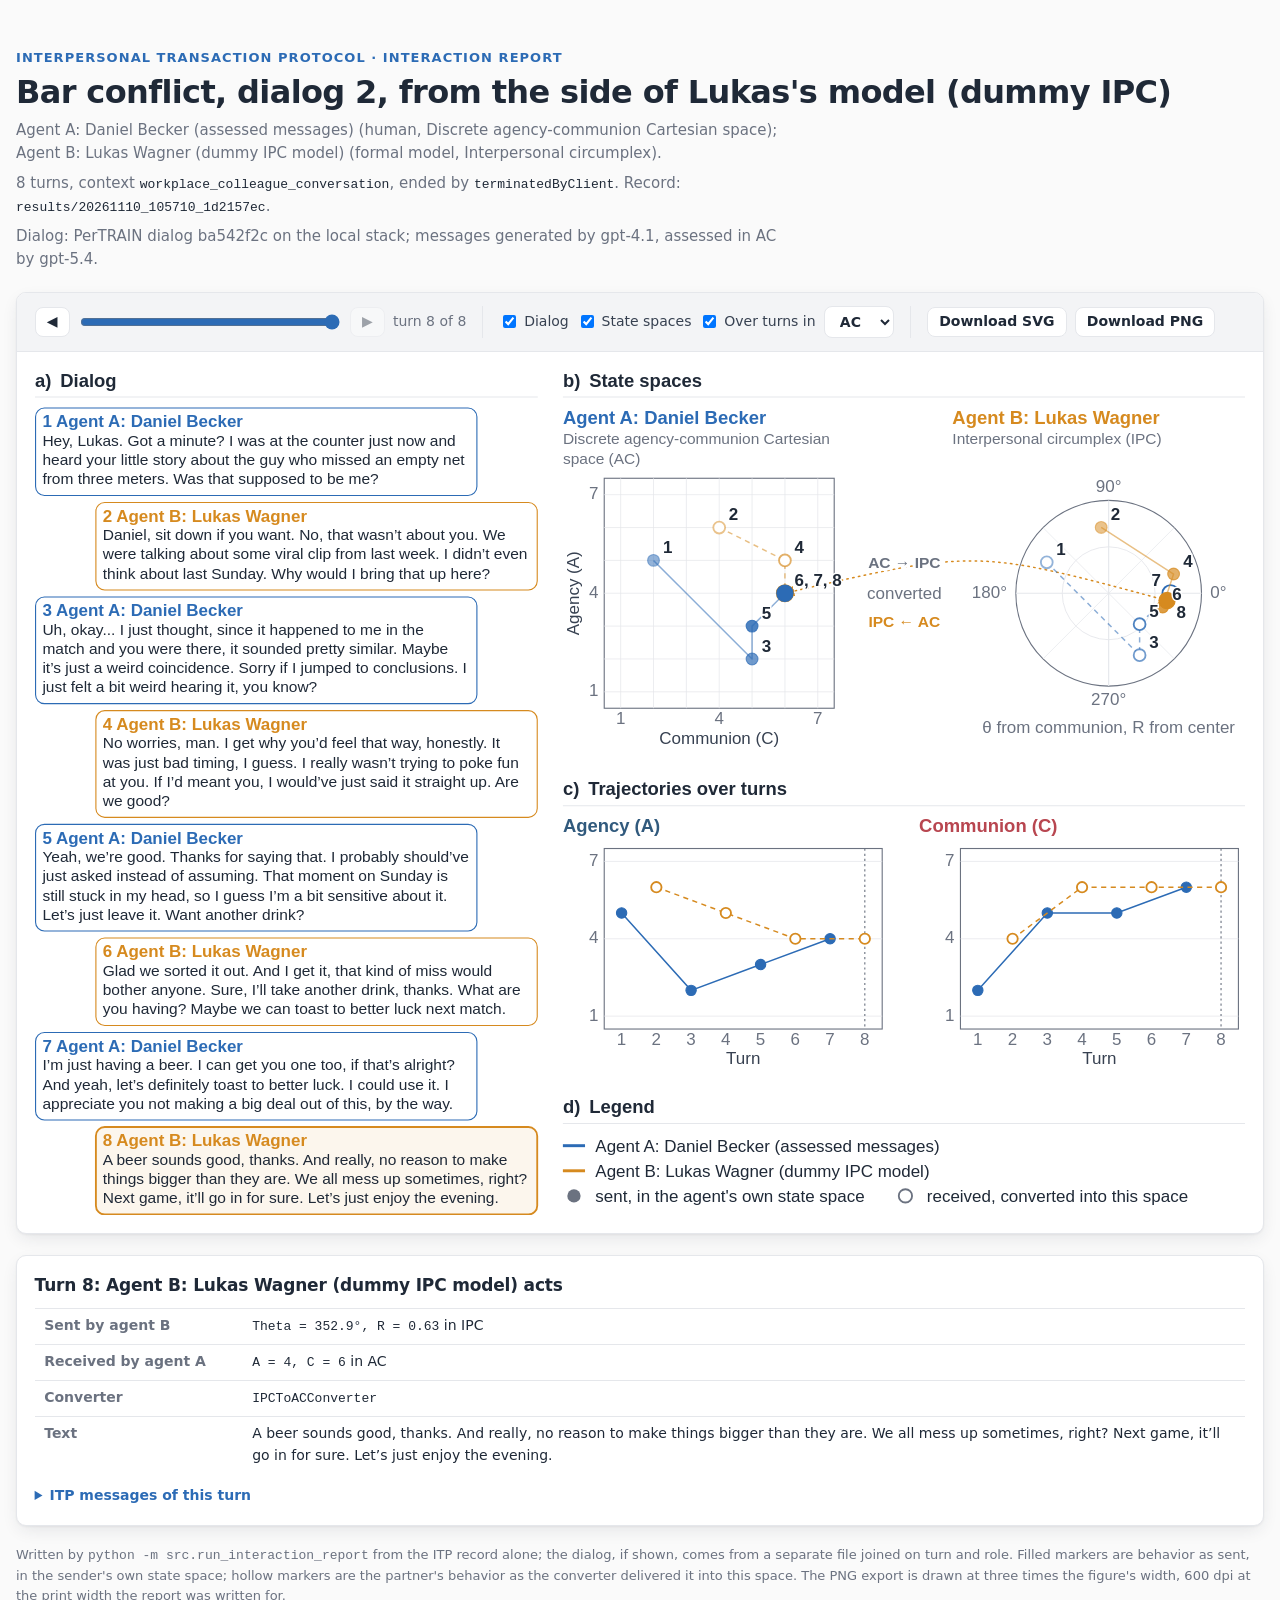
<file: examples/interaction-report/dialog2/ipc_report.html>
<!doctype html>
<html lang="en">
<head>
<meta charset="utf-8" />
<meta name="viewport" content="width=device-width, initial-scale=1" />
<title>ITP Interaction Report</title>
<!--
  Template of InteractionReport (src/visualization/InteractionReport.py).
  The data line below is replaced with the recorded interaction; everything
  else is the same in every report. One file, no dependencies, nothing
  fetched, so a written report opens from disk and can go out as a
  supplement.

  The figure is one SVG drawn by the panel functions further down. Each panel
  draws into the box the layout gives it and reads nothing but DATA and the
  selected turn, so a panel can be added without touching the others.
-->
<style>
  :root {
    color-scheme: light;
    --bg: #FAFAFA;
    --surface: #FFFFFF;
    --surface-2: #F3F4F6;
    --ink: #1F2937;
    --body: #374151;
    --muted: #6B7280;
    --line: #E5E7EB;
    --primary: #2C6BB5;
    --shadow: 0 1px 2px 0 rgba(31,41,55,.05), 0 6px 18px -4px rgba(31,41,55,.12);
    --mono: ui-monospace, "SF Mono", "SFMono-Regular", Menlo, Consolas, monospace;
    --sans: -apple-system, BlinkMacSystemFont, "Segoe UI", Roboto, system-ui, sans-serif;
  }
  /* Light only, like the flow diagrams and the dashboards: the figure is
     exported onto a white page, so the page it is read on stays white too. */
  * { box-sizing: border-box; }
  html, body { margin: 0; padding: 0; }
  body {
    background: var(--bg); color: var(--ink); font-family: var(--sans);
    line-height: 1.55; -webkit-font-smoothing: antialiased;
  }
  .wrap { max-width: 1800px; margin: 0 auto; padding: clamp(1.5rem, 4vw, 3rem) 16px; }
  .eyebrow {
    font-size: 13px; font-weight: 600; letter-spacing: .08em; text-transform: uppercase;
    color: var(--primary); margin: 0 0 6px;
  }
  h1 { font-size: clamp(1.6rem, 3vw, 2rem); line-height: 1.15; letter-spacing: -.02em; margin: 0 0 8px; }
  .lede { color: var(--muted); font-size: 15px; margin: 0; max-width: 80ch; }
  .lede + .lede { margin-top: .4rem; }
  .lede code, td code { font-family: var(--mono); font-size: 13px; color: var(--ink); }

  .card {
    background: var(--surface); border: 1px solid var(--line); border-radius: 10px;
    box-shadow: var(--shadow); margin-top: 1.3rem; overflow: hidden;
  }
  .bar {
    display: flex; align-items: center; gap: .6rem 1rem; flex-wrap: wrap;
    padding: .8rem 1.1rem; background: var(--surface-2); border-bottom: 1px solid var(--line);
  }
  .bar .group { display: flex; align-items: center; gap: .5rem; flex-wrap: wrap; }
  .bar .sep { width: 1px; align-self: stretch; background: var(--line); }
  button, select {
    font-family: var(--sans); font-size: 14px; font-weight: 600; color: var(--ink);
    background: var(--surface); border: 1px solid var(--line); border-radius: 8px;
    padding: .38rem .7rem; cursor: pointer; line-height: 1.1;
  }
  button:hover:not(:disabled) { border-color: var(--primary); color: var(--primary); }
  button:disabled { opacity: .4; cursor: default; }
  input[type=range] { width: min(260px, 50vw); accent-color: var(--primary); }
  label { font-size: 14px; color: var(--body); display: inline-flex; align-items: center; gap: .3rem; }
  label.off { color: var(--muted); }
  .count { font-size: 14px; color: var(--muted); font-variant-numeric: tabular-nums; }
  :where(a, button, select, input):focus-visible { outline: 2px solid var(--primary); outline-offset: 2px; }

  .figure { padding: 1.1rem; }
  .figure svg { display: block; width: 100%; height: auto; }

  .turn { padding: 1rem 1.1rem 1.1rem; }
  .turn h2 { font-size: 17px; margin: 0 0 .6rem; letter-spacing: -.01em; }
  .turn table { border-collapse: collapse; font-size: 14px; width: 100%; }
  .turn th, .turn td { text-align: left; padding: .4rem .6rem; border-top: 1px solid var(--line); vertical-align: top; }
  .turn th { color: var(--muted); font-weight: 600; width: 13rem; }
  details { margin-top: .8rem; }
  summary { cursor: pointer; font-size: 14px; color: var(--primary); font-weight: 600; }
  pre {
    font-family: var(--mono); font-size: 12.5px; background: var(--surface-2); border-radius: 8px;
    padding: .8rem; overflow-x: auto; margin: .6rem 0 0;
  }
  .messages { display: grid; grid-template-columns: repeat(auto-fit, minmax(320px, 1fr)); gap: .8rem; }
  .messages h3 { font-size: 13px; color: var(--muted); margin: .6rem 0 0; font-weight: 600; }
  footer { color: var(--muted); font-size: 13px; margin-top: 1.2rem; }
</style>
</head>
<body>
<div class="wrap">
  <header>
    <p class="eyebrow">Interpersonal Transaction Protocol · interaction report</p>
    <h1 id="title"></h1>
    <p class="lede" id="lede-agents"></p>
    <p class="lede" id="lede-record"></p>
    <p class="lede" id="lede-text"></p>
  </header>

  <div class="card">
    <div class="bar">
      <div class="group">
        <button type="button" id="prev" aria-label="Previous turn">◀</button>
        <input type="range" id="slider" min="1" step="1" aria-label="Turn" />
        <button type="button" id="next" aria-label="Next turn">▶</button>
        <span class="count">turn <span id="turn-n"></span> of <span id="turn-max"></span></span>
      </div>
      <span class="sep"></span>
      <div class="group" id="toggles">
        <label id="label-dialogue"><input type="checkbox" data-panel="dialogue" /> Dialog</label>
        <label><input type="checkbox" data-panel="planes" /> State spaces</label>
        <label><input type="checkbox" data-panel="dimensions" /> Over turns in</label>
        <select id="time-space" aria-label="State space drawn over turns"></select>
      </div>
      <span class="sep"></span>
      <div class="group">
        <button type="button" id="export-svg">Download SVG</button>
        <button type="button" id="export-png">Download PNG</button>
      </div>
    </div>
    <div class="figure"><svg id="figure" xmlns="http://www.w3.org/2000/svg" role="img" aria-label="Interaction figure"></svg></div>
  </div>

  <div class="card turn">
    <h2 id="turn-title"></h2>
    <table><tbody id="turn-table"></tbody></table>
    <details>
      <summary>ITP messages of this turn</summary>
      <div class="messages" id="turn-messages"></div>
    </details>
  </div>

  <footer>
    Written by <code>python -m src.run_interaction_report</code> from the ITP record alone; the dialog, if shown,
    comes from a separate file joined on turn and role. Filled markers are behavior as sent, in the sender's own
    state space; hollow markers are the partner's behavior as the converter delivered it into this space.
    The PNG export is drawn at three times the figure's width, 600 dpi at the print width the report was written for.
  </footer>
</div>

<script>
const DATA = {"sessionId": "1d2157ec-da5f-45a5-b871-5d1032bc547a", "resultsFolder": "20261110_105710_1d2157ec", "context": "workplace_colleague_conversation", "status": "terminated", "endReason": "terminatedByClient", "numberOfTurns": 200, "agents": {"A": {"role": "A", "id": "723718fb-4886-47e7-92fb-e6ef6e1bec57", "type": "human", "model": null, "modelId": null, "stateSpace": {"id": "ac", "abbreviation": "AC", "caption": "Discrete agency-communion Cartesian space", "type": "discrete", "system": "cartesian", "dimensions": [{"key": "A", "caption": "Agency", "minimum": 1, "maximum": 7}, {"key": "C", "caption": "Communion", "minimum": 1, "maximum": 7}], "axes": {"x": "C", "y": "A"}}, "parameters": null, "label": "Daniel Becker (assessed messages)"}, "B": {"role": "B", "id": "b0ef725b-20e0-47ce-9608-01ba32acb0f8", "type": "model", "model": "Dummy interpersonal circumplex model", "modelId": "dummy-ipc", "stateSpace": {"id": "ipc", "abbreviation": "IPC", "caption": "Interpersonal circumplex", "type": "circular", "system": "polar", "dimensions": [{"key": "Theta", "caption": "Circumplex angle", "minimum": 0, "maximum": 360, "unit": "degree"}, {"key": "R", "caption": "Amplitude", "minimum": 0, "maximum": 1}], "axes": {"angle": "Theta", "radius": "R"}}, "parameters": null, "label": "Lukas Wagner (dummy IPC model)"}}, "turns": [{"turn": 1, "role": "A", "messages": {"original": {"schema_version": "0.2", "source_agent": {"id": "723718fb-4886-47e7-92fb-e6ef6e1bec57", "state_space": "ac", "analysis_unit": "monadic"}, "target_agent": {"id": "b0ef725b-20e0-47ce-9608-01ba32acb0f8", "state_space": "ipc", "analysis_unit": "monadic"}, "timecode": {"timestamp": "1:01", "interaction_turn": 1, "api_turn": 1, "iso_timestamp": "2026-11-10T09:57:10Z"}, "values": {"state_space": "ac", "analysis_unit": "monadic", "data": {"A": 5.0, "C": 2.0}}, "context": "workplace_colleague_conversation", "metadata": {"session_id": "1d2157ec-da5f-45a5-b871-5d1032bc547a", "agent_role": "A", "agent_type": "human"}}, "converted": {"schema_version": "0.2", "source_agent": {"id": "723718fb-4886-47e7-92fb-e6ef6e1bec57", "state_space": "ac", "analysis_unit": "monadic"}, "target_agent": {"id": "b0ef725b-20e0-47ce-9608-01ba32acb0f8", "state_space": "ipc", "analysis_unit": "monadic"}, "timecode": {"timestamp": "1:01", "interaction_turn": 1, "api_turn": 1, "iso_timestamp": "2026-11-10T09:57:10Z"}, "values": {"state_space": "ipc", "analysis_unit": "monadic", "data": {"Theta": 153.434948822922, "R": 0.7453559924999299}}, "context": "workplace_colleague_conversation", "metadata": {"session_id": "1d2157ec-da5f-45a5-b871-5d1032bc547a", "agent_role": "A", "agent_type": "human", "message_type": "converted", "conversion": {"converter": "ACToIPCConverter", "from_state_space": "ac", "to_state_space": "ipc", "from_analysis_unit": "monadic", "to_analysis_unit": "monadic"}}}}, "sent": {"stateSpace": "ac", "data": {"A": 5.0, "C": 2.0}}, "interactionTurn": 1, "received": {"stateSpace": "ipc", "data": {"Theta": 153.434948822922, "R": 0.7453559924999299}, "converter": "ACToIPCConverter"}}, {"turn": 2, "role": "B", "messages": {"original": {"schema_version": "0.2", "source_agent": {"id": "b0ef725b-20e0-47ce-9608-01ba32acb0f8", "state_space": "ipc", "analysis_unit": "monadic"}, "target_agent": {"id": "723718fb-4886-47e7-92fb-e6ef6e1bec57", "state_space": "ac", "analysis_unit": "monadic"}, "timecode": {"timestamp": "1:02", "interaction_turn": 1, "api_turn": 2, "iso_timestamp": "2026-11-10T09:57:10Z"}, "values": {"state_space": "ipc", "analysis_unit": "monadic", "data": {"Theta": 96.45935038667062, "R": 0.7136257641448549}}, "context": "workplace_colleague_conversation", "metadata": {"session_id": "1d2157ec-da5f-45a5-b871-5d1032bc547a", "agent_role": "B", "agent_type": "model"}}, "converted": {"schema_version": "0.2", "source_agent": {"id": "b0ef725b-20e0-47ce-9608-01ba32acb0f8", "state_space": "ipc", "analysis_unit": "monadic"}, "target_agent": {"id": "723718fb-4886-47e7-92fb-e6ef6e1bec57", "state_space": "ac", "analysis_unit": "monadic"}, "timecode": {"timestamp": "1:02", "interaction_turn": 1, "api_turn": 2, "iso_timestamp": "2026-11-10T09:57:10Z"}, "values": {"state_space": "ac", "analysis_unit": "monadic", "data": {"A": 6, "C": 4}}, "context": "workplace_colleague_conversation", "metadata": {"session_id": "1d2157ec-da5f-45a5-b871-5d1032bc547a", "agent_role": "B", "agent_type": "model", "message_type": "converted", "conversion": {"converter": "IPCToACConverter", "from_state_space": "ipc", "to_state_space": "ac", "from_analysis_unit": "monadic", "to_analysis_unit": "monadic"}}}}, "sent": {"stateSpace": "ipc", "data": {"Theta": 96.45935038667062, "R": 0.7136257641448549}}, "interactionTurn": 1, "received": {"stateSpace": "ac", "data": {"A": 6, "C": 4}, "converter": "IPCToACConverter"}}, {"turn": 3, "role": "A", "messages": {"original": {"schema_version": "0.2", "source_agent": {"id": "723718fb-4886-47e7-92fb-e6ef6e1bec57", "state_space": "ac", "analysis_unit": "monadic"}, "target_agent": {"id": "b0ef725b-20e0-47ce-9608-01ba32acb0f8", "state_space": "ipc", "analysis_unit": "monadic"}, "timecode": {"timestamp": "2:01", "interaction_turn": 2, "api_turn": 3, "iso_timestamp": "2026-11-10T09:57:19Z"}, "values": {"state_space": "ac", "analysis_unit": "monadic", "data": {"A": 2.0, "C": 5.0}}, "context": "workplace_colleague_conversation", "metadata": {"session_id": "1d2157ec-da5f-45a5-b871-5d1032bc547a", "agent_role": "A", "agent_type": "human"}}, "converted": {"schema_version": "0.2", "source_agent": {"id": "723718fb-4886-47e7-92fb-e6ef6e1bec57", "state_space": "ac", "analysis_unit": "monadic"}, "target_agent": {"id": "b0ef725b-20e0-47ce-9608-01ba32acb0f8", "state_space": "ipc", "analysis_unit": "monadic"}, "timecode": {"timestamp": "2:01", "interaction_turn": 2, "api_turn": 3, "iso_timestamp": "2026-11-10T09:57:19Z"}, "values": {"state_space": "ipc", "analysis_unit": "monadic", "data": {"Theta": 296.565051177078, "R": 0.7453559924999299}}, "context": "workplace_colleague_conversation", "metadata": {"session_id": "1d2157ec-da5f-45a5-b871-5d1032bc547a", "agent_role": "A", "agent_type": "human", "message_type": "converted", "conversion": {"converter": "ACToIPCConverter", "from_state_space": "ac", "to_state_space": "ipc", "from_analysis_unit": "monadic", "to_analysis_unit": "monadic"}}}}, "sent": {"stateSpace": "ac", "data": {"A": 2.0, "C": 5.0}}, "interactionTurn": 2, "received": {"stateSpace": "ipc", "data": {"Theta": 296.565051177078, "R": 0.7453559924999299}, "converter": "ACToIPCConverter"}}, {"turn": 4, "role": "B", "messages": {"original": {"schema_version": "0.2", "source_agent": {"id": "b0ef725b-20e0-47ce-9608-01ba32acb0f8", "state_space": "ipc", "analysis_unit": "monadic"}, "target_agent": {"id": "723718fb-4886-47e7-92fb-e6ef6e1bec57", "state_space": "ac", "analysis_unit": "monadic"}, "timecode": {"timestamp": "2:02", "interaction_turn": 2, "api_turn": 4, "iso_timestamp": "2026-11-10T09:57:19Z"}, "values": {"state_space": "ipc", "analysis_unit": "monadic", "data": {"Theta": 16.5122007818743, "R": 0.7294908783223923}}, "context": "workplace_colleague_conversation", "metadata": {"session_id": "1d2157ec-da5f-45a5-b871-5d1032bc547a", "agent_role": "B", "agent_type": "model"}}, "converted": {"schema_version": "0.2", "source_agent": {"id": "b0ef725b-20e0-47ce-9608-01ba32acb0f8", "state_space": "ipc", "analysis_unit": "monadic"}, "target_agent": {"id": "723718fb-4886-47e7-92fb-e6ef6e1bec57", "state_space": "ac", "analysis_unit": "monadic"}, "timecode": {"timestamp": "2:02", "interaction_turn": 2, "api_turn": 4, "iso_timestamp": "2026-11-10T09:57:19Z"}, "values": {"state_space": "ac", "analysis_unit": "monadic", "data": {"A": 5, "C": 6}}, "context": "workplace_colleague_conversation", "metadata": {"session_id": "1d2157ec-da5f-45a5-b871-5d1032bc547a", "agent_role": "B", "agent_type": "model", "message_type": "converted", "conversion": {"converter": "IPCToACConverter", "from_state_space": "ipc", "to_state_space": "ac", "from_analysis_unit": "monadic", "to_analysis_unit": "monadic"}}}}, "sent": {"stateSpace": "ipc", "data": {"Theta": 16.5122007818743, "R": 0.7294908783223923}}, "interactionTurn": 2, "received": {"stateSpace": "ac", "data": {"A": 5, "C": 6}, "converter": "IPCToACConverter"}}, {"turn": 5, "role": "A", "messages": {"original": {"schema_version": "0.2", "source_agent": {"id": "723718fb-4886-47e7-92fb-e6ef6e1bec57", "state_space": "ac", "analysis_unit": "monadic"}, "target_agent": {"id": "b0ef725b-20e0-47ce-9608-01ba32acb0f8", "state_space": "ipc", "analysis_unit": "monadic"}, "timecode": {"timestamp": "3:01", "interaction_turn": 3, "api_turn": 5, "iso_timestamp": "2026-11-10T09:57:29Z"}, "values": {"state_space": "ac", "analysis_unit": "monadic", "data": {"A": 3.0, "C": 5.0}}, "context": "workplace_colleague_conversation", "metadata": {"session_id": "1d2157ec-da5f-45a5-b871-5d1032bc547a", "agent_role": "A", "agent_type": "human"}}, "converted": {"schema_version": "0.2", "source_agent": {"id": "723718fb-4886-47e7-92fb-e6ef6e1bec57", "state_space": "ac", "analysis_unit": "monadic"}, "target_agent": {"id": "b0ef725b-20e0-47ce-9608-01ba32acb0f8", "state_space": "ipc", "analysis_unit": "monadic"}, "timecode": {"timestamp": "3:01", "interaction_turn": 3, "api_turn": 5, "iso_timestamp": "2026-11-10T09:57:29Z"}, "values": {"state_space": "ipc", "analysis_unit": "monadic", "data": {"Theta": 315.0, "R": 0.4714045207910317}}, "context": "workplace_colleague_conversation", "metadata": {"session_id": "1d2157ec-da5f-45a5-b871-5d1032bc547a", "agent_role": "A", "agent_type": "human", "message_type": "converted", "conversion": {"converter": "ACToIPCConverter", "from_state_space": "ac", "to_state_space": "ipc", "from_analysis_unit": "monadic", "to_analysis_unit": "monadic"}}}}, "sent": {"stateSpace": "ac", "data": {"A": 3.0, "C": 5.0}}, "interactionTurn": 3, "received": {"stateSpace": "ipc", "data": {"Theta": 315.0, "R": 0.4714045207910317}, "converter": "ACToIPCConverter"}}, {"turn": 6, "role": "B", "messages": {"original": {"schema_version": "0.2", "source_agent": {"id": "b0ef725b-20e0-47ce-9608-01ba32acb0f8", "state_space": "ipc", "analysis_unit": "monadic"}, "target_agent": {"id": "723718fb-4886-47e7-92fb-e6ef6e1bec57", "state_space": "ac", "analysis_unit": "monadic"}, "timecode": {"timestamp": "3:02", "interaction_turn": 3, "api_turn": 6, "iso_timestamp": "2026-11-10T09:57:29Z"}, "values": {"state_space": "ipc", "analysis_unit": "monadic", "data": {"Theta": 345.75610039093715, "R": 0.6004476995567121}}, "context": "workplace_colleague_conversation", "metadata": {"session_id": "1d2157ec-da5f-45a5-b871-5d1032bc547a", "agent_role": "B", "agent_type": "model"}}, "converted": {"schema_version": "0.2", "source_agent": {"id": "b0ef725b-20e0-47ce-9608-01ba32acb0f8", "state_space": "ipc", "analysis_unit": "monadic"}, "target_agent": {"id": "723718fb-4886-47e7-92fb-e6ef6e1bec57", "state_space": "ac", "analysis_unit": "monadic"}, "timecode": {"timestamp": "3:02", "interaction_turn": 3, "api_turn": 6, "iso_timestamp": "2026-11-10T09:57:29Z"}, "values": {"state_space": "ac", "analysis_unit": "monadic", "data": {"A": 4, "C": 6}}, "context": "workplace_colleague_conversation", "metadata": {"session_id": "1d2157ec-da5f-45a5-b871-5d1032bc547a", "agent_role": "B", "agent_type": "model", "message_type": "converted", "conversion": {"converter": "IPCToACConverter", "from_state_space": "ipc", "to_state_space": "ac", "from_analysis_unit": "monadic", "to_analysis_unit": "monadic"}}}}, "sent": {"stateSpace": "ipc", "data": {"Theta": 345.75610039093715, "R": 0.6004476995567121}}, "interactionTurn": 3, "received": {"stateSpace": "ac", "data": {"A": 4, "C": 6}, "converter": "IPCToACConverter"}}, {"turn": 7, "role": "A", "messages": {"original": {"schema_version": "0.2", "source_agent": {"id": "723718fb-4886-47e7-92fb-e6ef6e1bec57", "state_space": "ac", "analysis_unit": "monadic"}, "target_agent": {"id": "b0ef725b-20e0-47ce-9608-01ba32acb0f8", "state_space": "ipc", "analysis_unit": "monadic"}, "timecode": {"timestamp": "4:01", "interaction_turn": 4, "api_turn": 7, "iso_timestamp": "2026-11-10T09:57:38Z"}, "values": {"state_space": "ac", "analysis_unit": "monadic", "data": {"A": 4.0, "C": 6.0}}, "context": "workplace_colleague_conversation", "metadata": {"session_id": "1d2157ec-da5f-45a5-b871-5d1032bc547a", "agent_role": "A", "agent_type": "human"}}, "converted": {"schema_version": "0.2", "source_agent": {"id": "723718fb-4886-47e7-92fb-e6ef6e1bec57", "state_space": "ac", "analysis_unit": "monadic"}, "target_agent": {"id": "b0ef725b-20e0-47ce-9608-01ba32acb0f8", "state_space": "ipc", "analysis_unit": "monadic"}, "timecode": {"timestamp": "4:01", "interaction_turn": 4, "api_turn": 7, "iso_timestamp": "2026-11-10T09:57:38Z"}, "values": {"state_space": "ipc", "analysis_unit": "monadic", "data": {"Theta": 0.0, "R": 0.6666666666666666}}, "context": "workplace_colleague_conversation", "metadata": {"session_id": "1d2157ec-da5f-45a5-b871-5d1032bc547a", "agent_role": "A", "agent_type": "human", "message_type": "converted", "conversion": {"converter": "ACToIPCConverter", "from_state_space": "ac", "to_state_space": "ipc", "from_analysis_unit": "monadic", "to_analysis_unit": "monadic"}}}}, "sent": {"stateSpace": "ac", "data": {"A": 4.0, "C": 6.0}}, "interactionTurn": 4, "received": {"stateSpace": "ipc", "data": {"Theta": 0.0, "R": 0.6666666666666666}, "converter": "ACToIPCConverter"}}, {"turn": 8, "role": "B", "messages": {"original": {"schema_version": "0.2", "source_agent": {"id": "b0ef725b-20e0-47ce-9608-01ba32acb0f8", "state_space": "ipc", "analysis_unit": "monadic"}, "target_agent": {"id": "723718fb-4886-47e7-92fb-e6ef6e1bec57", "state_space": "ac", "analysis_unit": "monadic"}, "timecode": {"timestamp": "4:02", "interaction_turn": 4, "api_turn": 8, "iso_timestamp": "2026-11-10T09:57:38Z"}, "values": {"state_space": "ipc", "analysis_unit": "monadic", "data": {"Theta": 352.8780501954686, "R": 0.6335571831116893}}, "context": "workplace_colleague_conversation", "metadata": {"session_id": "1d2157ec-da5f-45a5-b871-5d1032bc547a", "agent_role": "B", "agent_type": "model"}}, "converted": {"schema_version": "0.2", "source_agent": {"id": "b0ef725b-20e0-47ce-9608-01ba32acb0f8", "state_space": "ipc", "analysis_unit": "monadic"}, "target_agent": {"id": "723718fb-4886-47e7-92fb-e6ef6e1bec57", "state_space": "ac", "analysis_unit": "monadic"}, "timecode": {"timestamp": "4:02", "interaction_turn": 4, "api_turn": 8, "iso_timestamp": "2026-11-10T09:57:38Z"}, "values": {"state_space": "ac", "analysis_unit": "monadic", "data": {"A": 4, "C": 6}}, "context": "workplace_colleague_conversation", "metadata": {"session_id": "1d2157ec-da5f-45a5-b871-5d1032bc547a", "agent_role": "B", "agent_type": "model", "message_type": "converted", "conversion": {"converter": "IPCToACConverter", "from_state_space": "ipc", "to_state_space": "ac", "from_analysis_unit": "monadic", "to_analysis_unit": "monadic"}}}}, "sent": {"stateSpace": "ipc", "data": {"Theta": 352.8780501954686, "R": 0.6335571831116893}}, "interactionTurn": 4, "received": {"stateSpace": "ac", "data": {"A": 4, "C": 6}, "converter": "IPCToACConverter"}}], "texts": {"1": "Hey, Lukas. Got a minute? I was at the counter just now and heard your little story about the guy who missed an empty net from three meters. Was that supposed to be me?", "2": "Daniel, sit down if you want. No, that wasn’t about you. We were talking about some viral clip from last week. I didn’t even think about last Sunday. Why would I bring that up here?", "3": "Uh, okay... I just thought, since it happened to me in the match and you were there, it sounded pretty similar. Maybe it’s just a weird coincidence. Sorry if I jumped to conclusions. I just felt a bit weird hearing it, you know?", "4": "No worries, man. I get why you’d feel that way, honestly. It was just bad timing, I guess. I really wasn’t trying to poke fun at you. If I’d meant you, I would’ve just said it straight up. Are we good?", "5": "Yeah, we’re good. Thanks for saying that. I probably should’ve just asked instead of assuming. That moment on Sunday is still stuck in my head, so I guess I’m a bit sensitive about it. Let’s just leave it. Want another drink?", "6": "Glad we sorted it out. And I get it, that kind of miss would bother anyone. Sure, I’ll take another drink, thanks. What are you having? Maybe we can toast to better luck next match.", "7": "I’m just having a beer. I can get you one too, if that’s alright? And yeah, let’s definitely toast to better luck. I could use it. I appreciate you not making a big deal out of this, by the way.", "8": "A beer sounds good, thanks. And really, no reason to make things bigger than they are. We all mess up sometimes, right? Next game, it’ll go in for sure. Let’s just enjoy the evening."}, "textSource": "PerTRAIN dialog ba542f2c on the local stack; messages generated by gpt-4.1, assessed in AC by gpt-5.4", "title": "Bar conflict, dialog 2, from the side of Lukas's model (dummy IPC)", "panels": ["dialogue", "planes", "dimensions"], "initialTurn": 8, "timeSpace": "ac", "printWidth": 8.2, "palette": {"background": "#FAFAFA", "panel": "#FFFFFF", "subtle": "#F3F4F6", "grid": "#E5E7EB", "text": "#1F2937", "body": "#374151", "muted": "#6B7280", "primary": "#2C6BB5", "agentA": "#2C6BB5", "agentB": "#D68A1F", "agency": "#315A7D", "communion": "#B84650"}};

(function () {
  "use strict";

  // Figure geometry, in SVG units: 200 per inch of print width, so 6.2 in
  // (portrait) is 1240 units and 9 in (landscape) 1800, and 22 units are
  // 7.9 pt either way; nothing that carries meaning is set below 19. The
  // dialogue keeps its share of the width, so a wider figure wraps less.
  const UNITS_PER_INCH = 200;
  const W = Math.round(UNITS_PER_INCH * DATA.printWidth);
  const FONT = "Helvetica, Arial, sans-serif";
  const MONO = "Menlo, Consolas, monospace";
  const SIZE = { title: 25, body: 21, small: 23 };
  const GAP = 34;
  // The dialogue column takes 30% to 55% of the width: the share closest to
  // 40% at which the charts over turns, stretched to end level with the
  // dialogue, stay between DIMENSIONS_H and DIMENSIONS_MAX_H (see layout).
  const DIALOGUE_SHARE = { min: 0.3, preferred: 0.4, max: 0.55, step: 0.005 };
  let dialogueW = Math.round(W * DIALOGUE_SHARE.preferred);
  const LANE_W = 130;
  // Height of the charts over turns: at least DIMENSIONS_H; with a dialogue
  // they stretch so that both columns end on one line, and the dialogue
  // widens only as far as it takes to keep them within DIMENSIONS_MAX_H.
  const DIMENSIONS_H = 270;
  const DIMENSIONS_MAX_H = 380;
  const DIALOGUE_MAX_H = 1300;
  // Every panel opens with a lettered head and a rule under it.
  const PANEL_HEAD_H = 52;
  const LEGEND_ROW = 34;
  const LEGEND_KEY = 44;
  const CARD = { padding: 10, header: 22, gap: 8, width: 0.88 };
  const PNG_SCALE = 3;

  const NS = "http://www.w3.org/2000/svg";
  const P = DATA.palette;
  const roles = Object.keys(DATA.agents).sort();
  const turns = DATA.turns;
  const lastTurn = turns[turns.length - 1].turn;
  const hasTexts = Object.keys(DATA.texts).length > 0;

  const state = {
    turn: DATA.initialTurn,
    panels: new Set(DATA.panels),
    timeSpace: DATA.timeSpace,
  };

  // ---------- helpers ----------

  function node(tag, attrs, parent) {
    const element = document.createElementNS(NS, tag);
    for (const key in attrs) {
      if (attrs[key] !== undefined && attrs[key] !== null) { element.setAttribute(key, attrs[key]); }
    }
    if (parent) { parent.appendChild(element); }
    return element;
  }

  function text(parent, x, y, content, attrs) {
    const all = Object.assign({ x: x, y: y, "font-size": SIZE.body, fill: P.body }, attrs || {});
    // A halo is its own element under the text: Word ignores paint-order, paints
    // the stroke over the fill and loses the label in its own halo.
    if (all["paint-order"] === "stroke" && all.stroke) {
      const halo = Object.assign({}, all, { fill: all.stroke });
      delete halo["paint-order"];
      node("text", halo, parent).textContent = content;
      ["stroke", "stroke-width", "stroke-linejoin", "paint-order"].forEach(function (key) { delete all[key]; });
    }
    const element = node("text", all, parent);
    element.textContent = content;
    return element;
  }

  const measureContext = document.createElement("canvas").getContext("2d");
  function measure(content, size, weight) {
    measureContext.font = (weight || "400") + " " + size + "px " + FONT;
    return measureContext.measureText(content).width;
  }

  function wrap(content, size, width) {
    const words = content.split(/\s+/).filter(Boolean);
    const lines = [];
    let line = "";
    for (const word of words) {
      const candidate = line ? line + " " + word : word;
      if (line && measure(candidate, size) > width) { lines.push(line); line = word; }
      else { line = candidate; }
    }
    if (line) { lines.push(line); }
    return lines;
  }

  // The first candidate that fits the width, at the size given; the last one
  // is taken regardless.
  function fit(candidates, size, width, weight) {
    for (const candidate of candidates) {
      if (measure(candidate, size, weight) <= width) { return candidate; }
    }
    return candidates[candidates.length - 1];
  }

  function agentColor(role) { return role === roles[0] ? P.agentA : P.agentB; }
  function partnerOf(role) { return roles.find(function (other) { return other !== role; }); }
  function describeParameters(parameters) {
    // "A: BD 2.95, IR -0.70, C: ..." and how the values were chosen.
    const values = Object.keys(parameters.values).map(function (group) {
      const entries = parameters.values[group];
      return group + ": " + Object.keys(entries).map(function (name) {
        return name + " " + entries[name].toFixed(2);
      }).join(", ");
    }).join(", ");
    const how = parameters.selection === "random" ? "drawn at random, seed " + parameters.randomSeed : "model defaults";
    const explicit = parameters.explicit || [];
    return values + " (" + (explicit.length ? "set " + explicit.join(", ") + "; others " + how : how) + ")";
  }
  // Letters follow the panels shown, in order, so a frame never skips one.
  let panelCount = 0;
  function panelHead(group, box, title) {
    const letter = String.fromCharCode(97 + panelCount++);
    const head = text(group, box.x, box.y + 24, "", { "font-size": SIZE.title, "font-weight": 700, fill: P.text });
    const tag = document.createElementNS(NS, "tspan");
    tag.textContent = letter + ")";
    head.appendChild(tag);
    // A gap by offset, because SVG collapses repeated spaces.
    const rest = document.createElementNS(NS, "tspan");
    rest.setAttribute("dx", 12);
    rest.textContent = title;
    head.appendChild(rest);
    node("line", { x1: box.x, y1: box.y + 38, x2: box.x + box.w, y2: box.y + 38, stroke: P.grid, "stroke-width": 1.5 }, group);
    return { x: box.x, y: box.y + PANEL_HEAD_H, w: box.w, h: box.h - PANEL_HEAD_H };
  }

  function shortName(role) { return DATA.agents[role].label.split(/,| \(/)[0]; }
  function agentName(role) { return "Agent " + role + ": " + DATA.agents[role].label; }

  function spaceById(id) {
    for (const role of roles) {
      if (DATA.agents[role].stateSpace.id === id) { return DATA.agents[role].stateSpace; }
    }
    return null;
  }

  function formatValue(space, key, value) {
    const dimension = space.dimensions.find(function (d) { return d.key === key; });
    if (dimension && dimension.unit === "degree") { return value.toFixed(1) + "°"; }
    return Number.isInteger(value) ? String(value) : value.toFixed(2);
  }

  function formatValues(spaceId, data) {
    const space = spaceById(spaceId);
    return Object.keys(data).map(function (key) {
      return key + " = " + (space ? formatValue(space, key, data[key]) : data[key]);
    }).join(", ");
  }

  // Where a behavior lies in its space, as math coordinates of the plane:
  // communion to the right and agency up in both kinds of space.
  function planePoint(space, data) {
    if (space.system === "polar") {
      const angle = data[space.axes.angle] * Math.PI / 180;
      const radius = data[space.axes.radius];
      return [radius * Math.cos(angle), radius * Math.sin(angle)];
    }
    return [data[space.axes.x], data[space.axes.y]];
  }

  function visibleTurns() {
    return turns.filter(function (entry) { return entry.turn <= state.turn; });
  }

  // ---------- layout ----------

  // The planes are square, so their height follows from the width they get.
  // 56 units on the left of a plane for its axis, 30 on the right for labels.
  function planeSize(width) { return Math.min((width - LANE_W) / 2 - 56 - 30, 420); }
  function planesHeight(width) { return PANEL_HEAD_H + planeHeaderHeight(width) + planeSize(width) + 60; }

  // Each plane is titled with its state space, wrapped to at most two lines.
  function planeSubtitle(role, width) {
    const space = DATA.agents[role].stateSpace;
    return wrap(space.caption + " (" + space.abbreviation + ")", SIZE.body, (width - LANE_W) / 2).slice(0, 2);
  }
  function planeHeaderHeight(width) {
    const lines = Math.max.apply(null, roles.map(function (role) { return planeSubtitle(role, width).length; }));
    return 70 + (lines - 1) * LINE_H;
  }

  // The dialogue column is sized for the whole interaction, not the selected
  // turn, so the figure keeps its height while stepping.
  function dialogueHeight() {
    // At the current dialogueW, which cardLines wraps to.
    let height = PANEL_HEAD_H;
    turns.forEach(function (entry, index) {
      height += cardHeight(entry) + (index ? CARD.gap : 0);
    });
    return Math.min(height, DIALOGUE_MAX_H);
  }

  function layout() {
    const showDialogue = state.panels.has("dialogue") && hasTexts;
    const showPlanes = state.panels.has("planes");
    const showDimensions = state.panels.has("dimensions");

    const legend = showPlanes || showDimensions;

    // The right column: planes, charts over turns, and the legend under them.
    // Everything but the charts has a height fixed by the column's width.
    function rightFixedHeight(rightW) {
      const planesH = showPlanes ? planesHeight(rightW) : 0;
      const legendH = legend ? GAP + legendHeight(rightW) : 0;
      return planesH + (showPlanes && showDimensions ? GAP : 0) + (showDimensions ? PANEL_HEAD_H : 0) + legendH;
    }

    // A wider dialogue is shorter and leaves the planes less room; a
    // narrower one is taller. The share closest to the preferred one at which
    // the charts, stretched to end level with the dialogue, keep a height
    // between DIMENSIONS_H and DIMENSIONS_MAX_H is taken, so both columns end
    // on one line. Without such a share the dialogue keeps the preferred
    // width and the taller column sets the height.
    if (showDialogue) {
      const shares = [];
      for (let share = DIALOGUE_SHARE.min; share <= DIALOGUE_SHARE.max + 1e-9; share += DIALOGUE_SHARE.step) {
        shares.push(share);
      }
      shares.sort(function (a, b) {
        return Math.abs(a - DIALOGUE_SHARE.preferred) - Math.abs(b - DIALOGUE_SHARE.preferred);
      });
      const fits = shares.find(function (share) {
        dialogueW = Math.round(W * share);
        const chartsH = dialogueHeight() - rightFixedHeight(W - dialogueW - GAP);
        return showDimensions && chartsH >= DIMENSIONS_H && chartsH <= DIMENSIONS_MAX_H;
      });
      dialogueW = Math.round(W * (fits === undefined ? DIALOGUE_SHARE.preferred : fits));
    }

    const rightX = showDialogue ? dialogueW + GAP : 0;
    const rightW = W - rightX;
    const planesH = showPlanes ? planesHeight(rightW) : 0;
    const legendH = legend ? GAP + legendHeight(rightW) : 0;
    const fixedH = rightFixedHeight(rightW);
    let height = fixedH + (showDimensions ? DIMENSIONS_H : 0);
    if (showDialogue) { height = Math.max(height, dialogueHeight()); }

    const boxes = {};
    if (showDialogue) { boxes.dialogue = { x: 0, y: 0, w: dialogueW, h: height }; }
    let y = 0;
    if (showPlanes) { boxes.planes = { x: rightX, y: y, w: rightW, h: planesH }; y += planesH + (showDimensions ? GAP : 0); }
    if (showDimensions) {
      // Spare height, when the dialogue is the tallest column, goes to the
      // charts, so both columns end on one line.
      const chartsH = Math.max(DIMENSIONS_H, height - fixedH);
      boxes.dimensions = { x: rightX, y: y, w: rightW, h: PANEL_HEAD_H + chartsH };
      y += PANEL_HEAD_H + chartsH;
    }
    if (legend) { boxes.legend = { x: rightX, y: y + GAP, w: rightW, h: legendH - GAP }; }

    return { boxes: boxes, height: height };
  }

  // ---------- panels ----------

  const LINE_H = Math.round(SIZE.body * 1.25);

  function cardLines(entry) {
    const content = DATA.texts[String(entry.turn)];
    return content ? wrap(content, SIZE.body, dialogueW * CARD.width - 2 * CARD.padding) : [];
  }

  function cardHeight(entry) {
    return CARD.padding * 2 + CARD.header + Math.max(cardLines(entry).length, 1) * LINE_H;
  }

  function drawDialogue(svg, box) {
    const group = node("g", {}, svg);
    panelHead(group, box, "Dialog");

    const padding = CARD.padding;
    const cardW = box.w * CARD.width;
    const lineH = LINE_H;
    const top = box.y + PANEL_HEAD_H;
    const bottom = box.y + box.h;
    const gap = CARD.gap;

    // The newest turns are kept; earlier ones give way when the column is full.
    const cards = visibleTurns().map(function (entry) {
      return { entry: entry, lines: cardLines(entry), height: cardHeight(entry) };
    });

    const shown = [];
    let used = 0;
    for (let index = cards.length - 1; index >= 0; index -= 1) {
      const needed = cards[index].height + (shown.length ? gap : 0);
      if (used + needed > bottom - top - (index > 0 ? 30 : 0)) { break; }
      shown.unshift(cards[index]);
      used += needed;
    }

    let y = top;
    const hidden = cards.length - shown.length;
    if (hidden > 0) {
      text(group, box.x, y + 18, (hidden === 1 ? "Turn 1" : "Turns 1–" + hidden) + " above, not shown", {
        "font-size": SIZE.small, fill: P.muted, "font-style": "italic",
      });
      y += 30;
    }

    for (const card of shown) {
      const role = card.entry.role;
      const color = agentColor(role);
      const current = card.entry.turn === state.turn;
      const x = role === roles[0] ? box.x : box.x + box.w - cardW;

      node("rect", {
        x: x + 0.75, y: y + 0.75, width: cardW - 1.5, height: card.height - 1.5, rx: 12,
        fill: current ? color : P.panel, "fill-opacity": current ? 0.08 : 1,
        stroke: color, "stroke-width": current ? 2.5 : 1.5,
      }, group);
      // Only the name, the part of the label before the first comma or
      // bracket: what steers the agent is said once, in the legend.
      const header = fit([
        card.entry.turn + "  Agent " + role + ": " + shortName(role),
        card.entry.turn + "  Agent " + role,
      ], SIZE.small, cardW - 2 * padding, "700");
      text(group, x + padding, y + padding + 17, header, {
        "font-size": SIZE.small, "font-weight": 700, fill: color,
      });
      if (card.lines.length) {
        card.lines.forEach(function (line, index) {
          text(group, x + padding, y + padding + CARD.header + (index + 1) * lineH - 6, line, { fill: P.text });
        });
      } else {
        // A model's last turn without text is the state it set for a message the
        // ended dialog never sent (an agent whose partner opened the dialog ends one
        // message later than the dialog); any other missing text is just missing.
        const agent = DATA.agents && DATA.agents[role];
        const unsent = card.entry.turn === lastTurn && agent && agent.type === "model" && DATA.status !== "running";
        text(group, x + padding, y + padding + CARD.header + lineH - 6, unsent ? "Not sent: the dialog had ended" : "No text for this turn", {
          fill: P.muted, "font-style": "italic",
        });
      }
      y += card.height + gap;
    }
  }

  function drawPlanes(svg, outer) {
    const group = node("g", {}, svg);
    const box = panelHead(group, outer, "State spaces");
    const lane = LANE_W;
    const blockW = (box.w - lane) / 2;
    const plotTop = box.y + planeHeaderHeight(box.w);
    const size = planeSize(box.w);
    const frames = {};

    roles.forEach(function (role, index) {
      const x0 = box.x + index * (blockW + lane);
      const space = DATA.agents[role].stateSpace;
      text(group, x0, box.y + 22, fit([
        "Agent " + role + ": " + shortName(role), "Agent " + role,
      ], SIZE.title, blockW, "700"), {
        "font-size": SIZE.title, "font-weight": 700, fill: agentColor(role),
      });
      planeSubtitle(role, box.w).forEach(function (line, index) {
        text(group, x0, box.y + 50 + index * LINE_H, line, { fill: P.muted });
      });
      frames[role] = drawPlane(group, space, { x: x0 + 56, y: plotTop, size: size });
    });

    // The behavior of the selected turn, from where it was sent to where the
    // converter delivered it in the partner's space.
    const entry = turns.find(function (t) { return t.turn === state.turn; });
    const from = frames[entry.role];
    const to = frames[partnerOf(entry.role)];
    const start = from.toScreen(planePoint(from.space, entry.sent.data));
    const end = to.toScreen(planePoint(to.space, entry.received.data));
    const color = agentColor(entry.role);
    const mid = (start[0] + end[0]) / 2;
    const lift = Math.min(start[1], end[1]) - 60;

    node("path", {
      d: "M" + start[0] + "," + start[1] + " C" + mid + "," + lift + " " + mid + "," + lift + " " + end[0] + "," + end[1],
      fill: "none", stroke: color, "stroke-width": 2, "stroke-dasharray": "2 6", "stroke-linecap": "round",
      "marker-end": "url(#arrow-" + entry.role + ")",
    }, group);

    // The lane names the conversion in both directions, on a halo, because
    // the arrow above may cross it.
    const halo = { stroke: P.panel, "stroke-width": 8, "stroke-linejoin": "round", "paint-order": "stroke" };
    const laneX = box.x + blockW + lane / 2;
    const laneY = plotTop + size / 2;
    roles.forEach(function (role, index) {
      const sample = turns.find(function (t) { return t.role === role; });
      if (!sample) { return; }
      const fromSpace = spaceById(sample.sent.stateSpace);
      const toSpace = spaceById(sample.received.stateSpace);
      const y = laneY + (index === 0 ? -34 : 46);
      const arrow = index === 0 ? "→" : "←";
      const active = entry.role === role;
      text(group, laneX, y, fromSpace.abbreviation + " " + arrow + " " + toSpace.abbreviation, {
        "text-anchor": "middle", "font-weight": 700, fill: active ? agentColor(role) : P.muted, ...halo,
      });
    });
    text(group, laneX, laneY + 8, "converted", { "text-anchor": "middle", "font-size": SIZE.small, fill: P.muted, ...halo });

    // Behaviors, oldest first, so the newest lie on top.
    roles.forEach(function (role) {
      const frame = frames[role];
      const own = visibleTurns().filter(function (t) { return t.role === role; });
      const partner = visibleTurns().filter(function (t) { return t.role !== role; });
      drawPath(group, frame, partner.map(function (t) { return { turn: t.turn, data: t.received.data }; }), agentColor(partnerOf(role)), true);
      drawPath(group, frame, own.map(function (t) { return { turn: t.turn, data: t.sent.data }; }), agentColor(role), false);
      drawTurnLabels(group, frame, own.map(function (t) { return { turn: t.turn, data: t.sent.data, role: role }; })
        .concat(partner.map(function (t) { return { turn: t.turn, data: t.received.data, role: t.role }; })));
    });
  }

  function drawPlane(group, space, frame) {
    const s = frame.size;
    const cx = frame.x + s / 2;
    const cy = frame.y + s / 2;
    let toScreen;

    if (space.system === "polar") {
      const radiusDimension = space.dimensions.find(function (d) { return d.key === space.axes.radius; });
      const maximum = radiusDimension.maximum;
      const r = s / 2 - 30;
      toScreen = function (point) { return [cx + point[0] / maximum * r, cy - point[1] / maximum * r]; };

      node("circle", { cx: cx, cy: cy, r: r, fill: P.panel, stroke: P.muted, "stroke-width": 1.5 }, group);
      node("circle", { cx: cx, cy: cy, r: r / 2, fill: "none", stroke: P.grid, "stroke-width": 1.2 }, group);
      for (let degree = 0; degree < 360; degree += 45) {
        const angle = degree * Math.PI / 180;
        node("line", {
          x1: cx, y1: cy, x2: cx + r * Math.cos(angle), y2: cy - r * Math.sin(angle),
          stroke: P.grid, "stroke-width": degree % 90 === 0 ? 1.5 : 1,
        }, group);
      }
      text(group, cx + r + 12, cy + 7, "0°", { "font-size": SIZE.small, fill: P.muted });
      text(group, cx, cy - r - 12, "90°", { "font-size": SIZE.small, fill: P.muted, "text-anchor": "middle" });
      text(group, cx - r - 12, cy + 7, "180°", { "font-size": SIZE.small, fill: P.muted, "text-anchor": "end" });
      text(group, cx, cy + r + 26, "270°", { "font-size": SIZE.small, fill: P.muted, "text-anchor": "middle" });
      // Centred under the circle, so it may use twice the room to its right.
      const caption = fit([
        "θ from communion toward agency, R from center",
        "θ from communion, R from center",
        "θ, R from center",
      ], SIZE.small, 2 * (W - cx) - 8);
      text(group, cx, frame.y + s + 34, caption, {
        "font-size": SIZE.small, fill: P.muted, "text-anchor": "middle",
      });
    } else {
      const dimension = function (key) { return space.dimensions.find(function (d) { return d.key === key; }); };
      const xd = dimension(space.axes.x);
      const yd = dimension(space.axes.y);
      const discrete = space.type === "discrete";
      const pad = discrete ? 0.5 : 0;
      const xs = [xd.minimum - pad, xd.maximum + pad];
      const ys = [yd.minimum - pad, yd.maximum + pad];
      toScreen = function (point) {
        return [
          frame.x + (point[0] - xs[0]) / (xs[1] - xs[0]) * s,
          frame.y + s - (point[1] - ys[0]) / (ys[1] - ys[0]) * s,
        ];
      };

      node("rect", { x: frame.x, y: frame.y, width: s, height: s, fill: P.panel, stroke: P.muted, "stroke-width": 1.5 }, group);
      if (discrete && xd.maximum - xd.minimum <= 12) {
        for (let value = xd.minimum; value <= xd.maximum; value += 1) {
          const p = toScreen([value, ys[0]]);
          node("line", { x1: p[0], y1: frame.y, x2: p[0], y2: frame.y + s, stroke: P.grid, "stroke-width": 1 }, group);
        }
        for (let value = yd.minimum; value <= yd.maximum; value += 1) {
          const p = toScreen([xs[0], value]);
          node("line", { x1: frame.x, y1: p[1], x2: frame.x + s, y2: p[1], stroke: P.grid, "stroke-width": 1 }, group);
        }
      }
      const xMid = (xd.minimum + xd.maximum) / 2;
      const yMid = (yd.minimum + yd.maximum) / 2;
      [xd.minimum, xMid, xd.maximum].forEach(function (value) {
        const p = toScreen([value, ys[0]]);
        text(group, p[0], frame.y + s + 22, String(value), { "font-size": SIZE.small, fill: P.muted, "text-anchor": "middle" });
      });
      [yd.minimum, yMid, yd.maximum].forEach(function (value) {
        const p = toScreen([xs[0], value]);
        text(group, frame.x - 8, p[1] + 6, String(value), { "font-size": SIZE.small, fill: P.muted, "text-anchor": "end" });
      });
      text(group, frame.x + s / 2, frame.y + s + 48, xd.caption + " (" + xd.key + ")", {
        "font-size": SIZE.small, fill: P.body, "text-anchor": "middle",
      });
      const yLabel = text(group, 0, 0, yd.caption + " (" + yd.key + ")", {
        "font-size": SIZE.small, fill: P.body, "text-anchor": "middle",
      });
      yLabel.setAttribute("transform", "translate(" + (frame.x - 34) + "," + (frame.y + s / 2) + ") rotate(-90)");
    }

    return { space: space, toScreen: toScreen };
  }

  function drawPath(group, frame, points, color, hollow) {
    if (!points.length) { return; }
    const screen = points.map(function (p) { return frame.toScreen(planePoint(frame.space, p.data)); });
    if (screen.length > 1) {
      node("polyline", {
        points: screen.map(function (p) { return p.join(","); }).join(" "),
        fill: "none", stroke: color, "stroke-width": 2, "stroke-opacity": 0.55,
        "stroke-dasharray": hollow ? "7 6" : null, "stroke-linejoin": "round",
      }, group);
    }
    screen.forEach(function (p, index) {
      const newest = index === screen.length - 1;
      const opacity = 0.35 + 0.65 * (index + 1) / screen.length;
      node("circle", {
        cx: p[0], cy: p[1], r: newest ? 11 : 8,
        fill: hollow ? P.panel : color, "fill-opacity": hollow ? 1 : opacity,
        stroke: color, "stroke-opacity": opacity, "stroke-width": hollow ? 2.5 : 1.5,
      }, group);
    });
  }

  // Turn numbers beside the markers. Behaviors that fall on the same point,
  // common in a discrete space, share one label.
  function drawTurnLabels(group, frame, points) {
    const spots = new Map();
    points.forEach(function (p) {
      const screen = frame.toScreen(planePoint(frame.space, p.data));
      const key = Math.round(screen[0]) + ":" + Math.round(screen[1]);
      if (!spots.has(key)) { spots.set(key, { screen: screen, turns: [] }); }
      spots.get(key).turns.push(p.turn);
    });
    // Each label takes the first of four places beside its marker that no
    // earlier label occupies.
    const placed = [];
    const places = [[13, -10, "start"], [13, 24, "start"], [-13, -10, "end"], [-13, 24, "end"]];
    spots.forEach(function (spot) {
      spot.turns.sort(function (a, b) { return a - b; });
      const content = spot.turns.join(", ");
      // The halo drawn behind each label makes it wider than its glyphs.
      const width = measure(content, SIZE.small, "600") + 8;
      let chosen = places[0];
      let rect = null;
      for (const place of places) {
        const left = spot.screen[0] + place[0] - (place[2] === "end" ? width : 0);
        const candidate = { x: left, y: spot.screen[1] + place[1] - SIZE.small, w: width, h: SIZE.small + 2 };
        const clash = placed.some(function (other) {
          return candidate.x < other.x + other.w && other.x < candidate.x + candidate.w &&
            candidate.y < other.y + other.h && other.y < candidate.y + candidate.h;
        });
        if (!clash) { chosen = place; rect = candidate; break; }
      }
      if (!rect) {
        rect = { x: spot.screen[0] + chosen[0], y: spot.screen[1] + chosen[1] - SIZE.small, w: width, h: SIZE.small + 2 };
      }
      placed.push(rect);
      text(group, spot.screen[0] + chosen[0], spot.screen[1] + chosen[1], content, {
        "font-size": SIZE.small, fill: P.text, "font-weight": 600, "text-anchor": chosen[2],
        stroke: P.panel, "stroke-width": 4, "paint-order": "stroke",
      });
    });
  }

  function drawDimensions(svg, outer) {
    const group = node("g", {}, svg);
    const space = spaceById(state.timeSpace);
    const box = panelHead(group, outer, "Trajectories over turns");
    const owner = roles.find(function (role) { return DATA.agents[role].stateSpace.id === space.id; });
    const count = space.dimensions.length;
    const chartGap = 40;
    const chartW = (box.w - chartGap * (count - 1)) / count;

    // The panel head names the space, so a chart title names its dimension.
    const names = space.dimensions.map(function (d) { return d.caption + " (" + d.key + ")"; });

    space.dimensions.forEach(function (dimension, index) {
      const x0 = box.x + index * (chartW + chartGap);
      const plot = { x: x0 + 56, y: box.y + 44, w: chartW - 66, h: box.h - 44 - 56 };
      const caption = dimension.caption.toLowerCase();
      const titleColor = caption === "agency" ? P.agency : caption === "communion" ? P.communion : P.text;
      text(group, x0, box.y + 22, names[index], { "font-size": SIZE.title, "font-weight": 700, fill: titleColor });

      const pad = space.type === "discrete" ? 0.5 : 0;
      const yMin = dimension.minimum - pad;
      const yMax = dimension.maximum + pad;
      const toX = function (turn) { return plot.x + (turn - 0.5) / lastTurn * plot.w; };
      const toY = function (value) { return plot.y + plot.h - (value - yMin) / (yMax - yMin) * plot.h; };

      node("rect", { x: plot.x, y: plot.y, width: plot.w, height: plot.h, fill: P.panel, stroke: P.muted, "stroke-width": 1.5 }, group);
      const mid = (dimension.minimum + dimension.maximum) / 2;
      [dimension.minimum, mid, dimension.maximum].forEach(function (value) {
        node("line", { x1: plot.x, y1: toY(value), x2: plot.x + plot.w, y2: toY(value), stroke: P.grid, "stroke-width": 1 }, group);
        text(group, plot.x - 8, toY(value) + 6, String(value), { "font-size": SIZE.small, fill: P.muted, "text-anchor": "end" });
      });
      for (let turn = 1; turn <= lastTurn; turn += 1) {
        text(group, toX(turn), plot.y + plot.h + 22, String(turn), { "font-size": SIZE.small, fill: P.muted, "text-anchor": "middle" });
      }
      text(group, plot.x + plot.w / 2, plot.y + plot.h + 48, "Turn", { "font-size": SIZE.small, fill: P.body, "text-anchor": "middle" });

      node("line", {
        x1: toX(state.turn), y1: plot.y, x2: toX(state.turn), y2: plot.y + plot.h,
        stroke: P.muted, "stroke-width": 1.5, "stroke-dasharray": "3 4",
      }, group);

      // The owner of this space as it sent, the partner as it was converted.
      // An angle is circular: it is undefined at radius 0, and a step across
      // 0/360 is short, so the line breaks there instead of crossing the chart.
      const isAngle = space.system === "polar" && dimension.key === space.axes.angle;
      roles.forEach(function (role) {
        const hollow = role !== owner;
        let points = visibleTurns().filter(function (t) { return t.role === role; }).map(function (t) {
          const values = hollow ? t.received : t.sent;
          return { value: values.data[dimension.key], radius: isAngle ? values.data[space.axes.radius] : 1, turn: t.turn };
        }).filter(function (p) { return p.radius > 0; }).map(function (p) {
          return { xy: [toX(p.turn), toY(p.value)], value: p.value };
        });
        const color = agentColor(role);
        const segments = [[]];
        points.forEach(function (p, index) {
          if (index > 0 && isAngle && Math.abs(p.value - points[index - 1].value) > 180) { segments.push([]); }
          segments[segments.length - 1].push(p.xy);
        });
        segments.filter(function (segment) { return segment.length > 1; }).forEach(function (segment) {
          node("polyline", {
            points: segment.map(function (p) { return p.join(","); }).join(" "), fill: "none",
            stroke: color, "stroke-width": 2, "stroke-dasharray": hollow ? "7 6" : null,
          }, group);
        });
        points = points.map(function (p) { return p.xy; });
        points.forEach(function (p) {
          node("circle", {
            cx: p[0], cy: p[1], r: 7, fill: hollow ? P.panel : color, stroke: color, "stroke-width": hollow ? 2.5 : 1.5,
          }, group);
        });
      });
    });
  }

  // Legend entries: a key drawn in 30 units, then its label. Entries flow
  // into a second row when one row is not wide enough.
  // The legend sits under the charts: one row per agent, its full label
  // wrapped to the column, then the two marker kinds side by side.
  function legendAgentLines(role, width) {
    return wrap(agentName(role), SIZE.small, width - LEGEND_KEY);
  }

  const MARKERS = [
    { label: "sent, in the agent's own state space", filled: true },
    { label: "received, converted into this space", filled: false },
  ];

  // The marker kinds side by side where they fit, else one per row.
  function markerRows(width) {
    const rows = [[]];
    let x = 0;
    MARKERS.forEach(function (marker) {
      const itemW = LEGEND_KEY + measure(marker.label, SIZE.small);
      if (x > 0 && x + itemW > width) { rows.push([]); x = 0; }
      rows[rows.length - 1].push({ marker: marker, x: x });
      x += itemW + 40;
    });
    return rows;
  }

  function legendHeight(width) {
    let rows = markerRows(width).length;
    roles.forEach(function (role) { rows += legendAgentLines(role, width).length; });
    return PANEL_HEAD_H + rows * LEGEND_ROW + 8;
  }

  function drawLegend(svg, outer) {
    const group = node("g", {}, svg);
    const box = panelHead(group, outer, "Legend");
    let baseline = box.y + 24;
    roles.forEach(function (role) {
      node("line", { x1: box.x, y1: baseline - 8, x2: box.x + 30, y2: baseline - 8, stroke: agentColor(role), "stroke-width": 4 }, group);
      legendAgentLines(role, box.w).forEach(function (line, index) {
        text(group, box.x + LEGEND_KEY, baseline + index * LEGEND_ROW, line, { "font-size": SIZE.small, fill: P.text });
      });
      baseline += legendAgentLines(role, box.w).length * LEGEND_ROW;
    });
    markerRows(box.w).forEach(function (row) {
      row.forEach(function (entry) {
        const x = box.x + entry.x;
        node("circle", {
          cx: x + 15, cy: baseline - 8, r: 9,
          fill: entry.marker.filled ? P.muted : P.panel, stroke: P.muted, "stroke-width": entry.marker.filled ? 0 : 2.5,
        }, group);
        text(group, x + LEGEND_KEY, baseline, entry.marker.label, { "font-size": SIZE.small, fill: P.text });
      });
      baseline += LEGEND_ROW;
    });
  }

  // ---------- page ----------

  const svg = document.getElementById("figure");

  function draw() {
    const plan = layout();
    panelCount = 0;
    while (svg.firstChild) { svg.removeChild(svg.firstChild); }
    svg.setAttribute("viewBox", "0 0 " + W + " " + Math.max(plan.height, 1));
    svg.setAttribute("font-family", FONT);

    const defs = node("defs", {}, svg);
    roles.forEach(function (role) {
      const marker = node("marker", {
        id: "arrow-" + role, viewBox: "0 0 10 10", refX: 9, refY: 5, markerWidth: 7, markerHeight: 7, orient: "auto-start-reverse",
      }, defs);
      node("path", { d: "M0,0 L10,5 L0,10 z", fill: agentColor(role) }, marker);
    });
    node("rect", { x: 0, y: 0, width: W, height: plan.height, fill: "#FFFFFF" }, svg);

    if (plan.boxes.dialogue) { drawDialogue(svg, plan.boxes.dialogue); }
    if (plan.boxes.planes) { drawPlanes(svg, plan.boxes.planes); }
    if (plan.boxes.dimensions) { drawDimensions(svg, plan.boxes.dimensions); }
    if (plan.boxes.legend) { drawLegend(svg, plan.boxes.legend); }

    describeTurn();
  }

  function describeTurn() {
    const entry = turns.find(function (t) { return t.turn === state.turn; });
    const partner = partnerOf(entry.role);
    document.getElementById("turn-n").textContent = state.turn;
    document.getElementById("turn-title").textContent = "Turn " + entry.turn + ": " + agentName(entry.role) + " acts";

    const rows = [
      ["Sent by agent " + entry.role, "<code>" + escape(formatValues(entry.sent.stateSpace, entry.sent.data)) + "</code> in " + escape(spaceById(entry.sent.stateSpace).abbreviation)],
      ["Received by agent " + partner, "<code>" + escape(formatValues(entry.received.stateSpace, entry.received.data)) + "</code> in " + escape(spaceById(entry.received.stateSpace).abbreviation)],
      ["Converter", entry.received.converter ? "<code>" + escape(entry.received.converter) + "</code>" : "none, both agents speak this space"],
    ];
    if (hasTexts) {
      rows.push(["Text", escape(DATA.texts[String(entry.turn)] || "none for this turn")]);
    }
    document.getElementById("turn-table").innerHTML = rows.map(function (row) {
      return "<tr><th>" + escape(row[0]) + "</th><td>" + row[1] + "</td></tr>";
    }).join("");

    const messages = document.getElementById("turn-messages");
    messages.innerHTML = "";
    ["original", "converted"].forEach(function (kind) {
      const message = entry.messages[kind];
      if (!message) { return; }
      const holder = document.createElement("div");
      const heading = document.createElement("h3");
      heading.textContent = kind === "original" ? "As sent" : "As delivered";
      const pre = document.createElement("pre");
      pre.textContent = JSON.stringify(message, null, 2);
      holder.appendChild(heading);
      holder.appendChild(pre);
      messages.appendChild(holder);
    });

    document.getElementById("slider").value = state.turn;
    document.getElementById("prev").disabled = state.turn <= 1;
    document.getElementById("next").disabled = state.turn >= lastTurn;
  }

  function escape(value) {
    return String(value).replace(/[&<>"]/g, function (c) {
      return { "&": "&amp;", "<": "&lt;", ">": "&gt;", '"': "&quot;" }[c];
    });
  }

  function show(turn) {
    state.turn = Math.min(Math.max(turn, 1), lastTurn);
    draw();
  }

  // ---------- export ----------

  function serialize() {
    const copy = svg.cloneNode(true);
    const box = svg.viewBox.baseVal;
    copy.setAttribute("xmlns", NS);
    copy.setAttribute("width", String(box.width));
    copy.setAttribute("height", String(box.height));
    return '<?xml version="1.0" encoding="UTF-8"?>\n' + new XMLSerializer().serializeToString(copy);
  }

  function save(blob, name) {
    const link = document.createElement("a");
    link.href = URL.createObjectURL(blob);
    link.download = name;
    document.body.appendChild(link);
    link.click();
    link.remove();
    setTimeout(function () { URL.revokeObjectURL(link.href); }, 1000);
  }

  function fileStem() {
    return "itp_interaction_" + (DATA.resultsFolder || "report") + "_turn" + state.turn;
  }

  function exportSvg() {
    save(new Blob([serialize()], { type: "image/svg+xml" }), fileStem() + ".svg");
  }

  function exportPng() {
    const box = svg.viewBox.baseVal;
    const image = new Image();
    image.onload = function () {
      const canvas = document.createElement("canvas");
      canvas.width = box.width * PNG_SCALE;
      canvas.height = box.height * PNG_SCALE;
      const context = canvas.getContext("2d");
      context.fillStyle = "#FFFFFF";
      context.fillRect(0, 0, canvas.width, canvas.height);
      context.drawImage(image, 0, 0, canvas.width, canvas.height);
      canvas.toBlob(function (blob) { save(blob, fileStem() + ".png"); }, "image/png");
    };
    image.src = "data:image/svg+xml;charset=utf-8," + encodeURIComponent(serialize());
  }

  // ---------- wiring ----------

  document.title = DATA.title;
  document.getElementById("title").textContent = DATA.title;
  document.getElementById("lede-agents").textContent = roles.map(function (role) {
    const agent = DATA.agents[role];
    return agentName(role) + " (" + (agent.type === "human" ? "human" : "formal model") + ", " + agent.stateSpace.caption +
      (agent.parameters ? "; " + describeParameters(agent.parameters) : "") + ")";
  }).join("; ") + ".";
  document.getElementById("lede-record").innerHTML = escape(lastTurn + " turns") +
    (DATA.context ? ", context <code>" + escape(DATA.context) + "</code>" : "") +
    (DATA.endReason ? ", ended by <code>" + escape(DATA.endReason) + "</code>" : "") +
    (DATA.resultsFolder ? ". Record: <code>results/" + escape(DATA.resultsFolder) + "</code>" : "") + ".";
  document.getElementById("lede-text").textContent = hasTexts
    ? "Dialog: " + (DATA.textSource || "supplied beside the record") + "."
    : "No dialog file was attached; the ITP record holds numbers only.";

  const slider = document.getElementById("slider");
  slider.max = String(lastTurn);
  slider.addEventListener("input", function () { show(Number(slider.value)); });
  document.getElementById("turn-max").textContent = lastTurn;
  document.getElementById("prev").addEventListener("click", function () { show(state.turn - 1); });
  document.getElementById("next").addEventListener("click", function () { show(state.turn + 1); });
  document.addEventListener("keydown", function (event) {
    if (event.target && /^(INPUT|TEXTAREA|SELECT)$/.test(event.target.tagName) && event.target !== slider) { return; }
    if (event.key === "ArrowLeft") { show(state.turn - 1); event.preventDefault(); }
    if (event.key === "ArrowRight") { show(state.turn + 1); event.preventDefault(); }
  });

  document.querySelectorAll("#toggles input[data-panel]").forEach(function (box) {
    const panel = box.dataset.panel;
    box.checked = state.panels.has(panel) && (panel !== "dialogue" || hasTexts);
    if (panel === "dialogue" && !hasTexts) {
      box.disabled = true;
      document.getElementById("label-dialogue").classList.add("off");
      document.getElementById("label-dialogue").title = "No dialog file was attached to this report.";
    }
    box.addEventListener("change", function () {
      if (box.checked) { state.panels.add(panel); } else { state.panels.delete(panel); }
      draw();
    });
  });

  const select = document.getElementById("time-space");
  const seen = new Set();
  roles.forEach(function (role) {
    const space = DATA.agents[role].stateSpace;
    if (seen.has(space.id)) { return; }
    seen.add(space.id);
    const option = document.createElement("option");
    option.value = space.id;
    option.textContent = space.abbreviation;
    select.appendChild(option);
  });
  select.value = state.timeSpace;
  select.addEventListener("change", function () { state.timeSpace = select.value; draw(); });

  document.getElementById("export-svg").addEventListener("click", exportSvg);
  document.getElementById("export-png").addEventListener("click", exportPng);

  draw();
})();
</script>
</body>
</html>
</file>
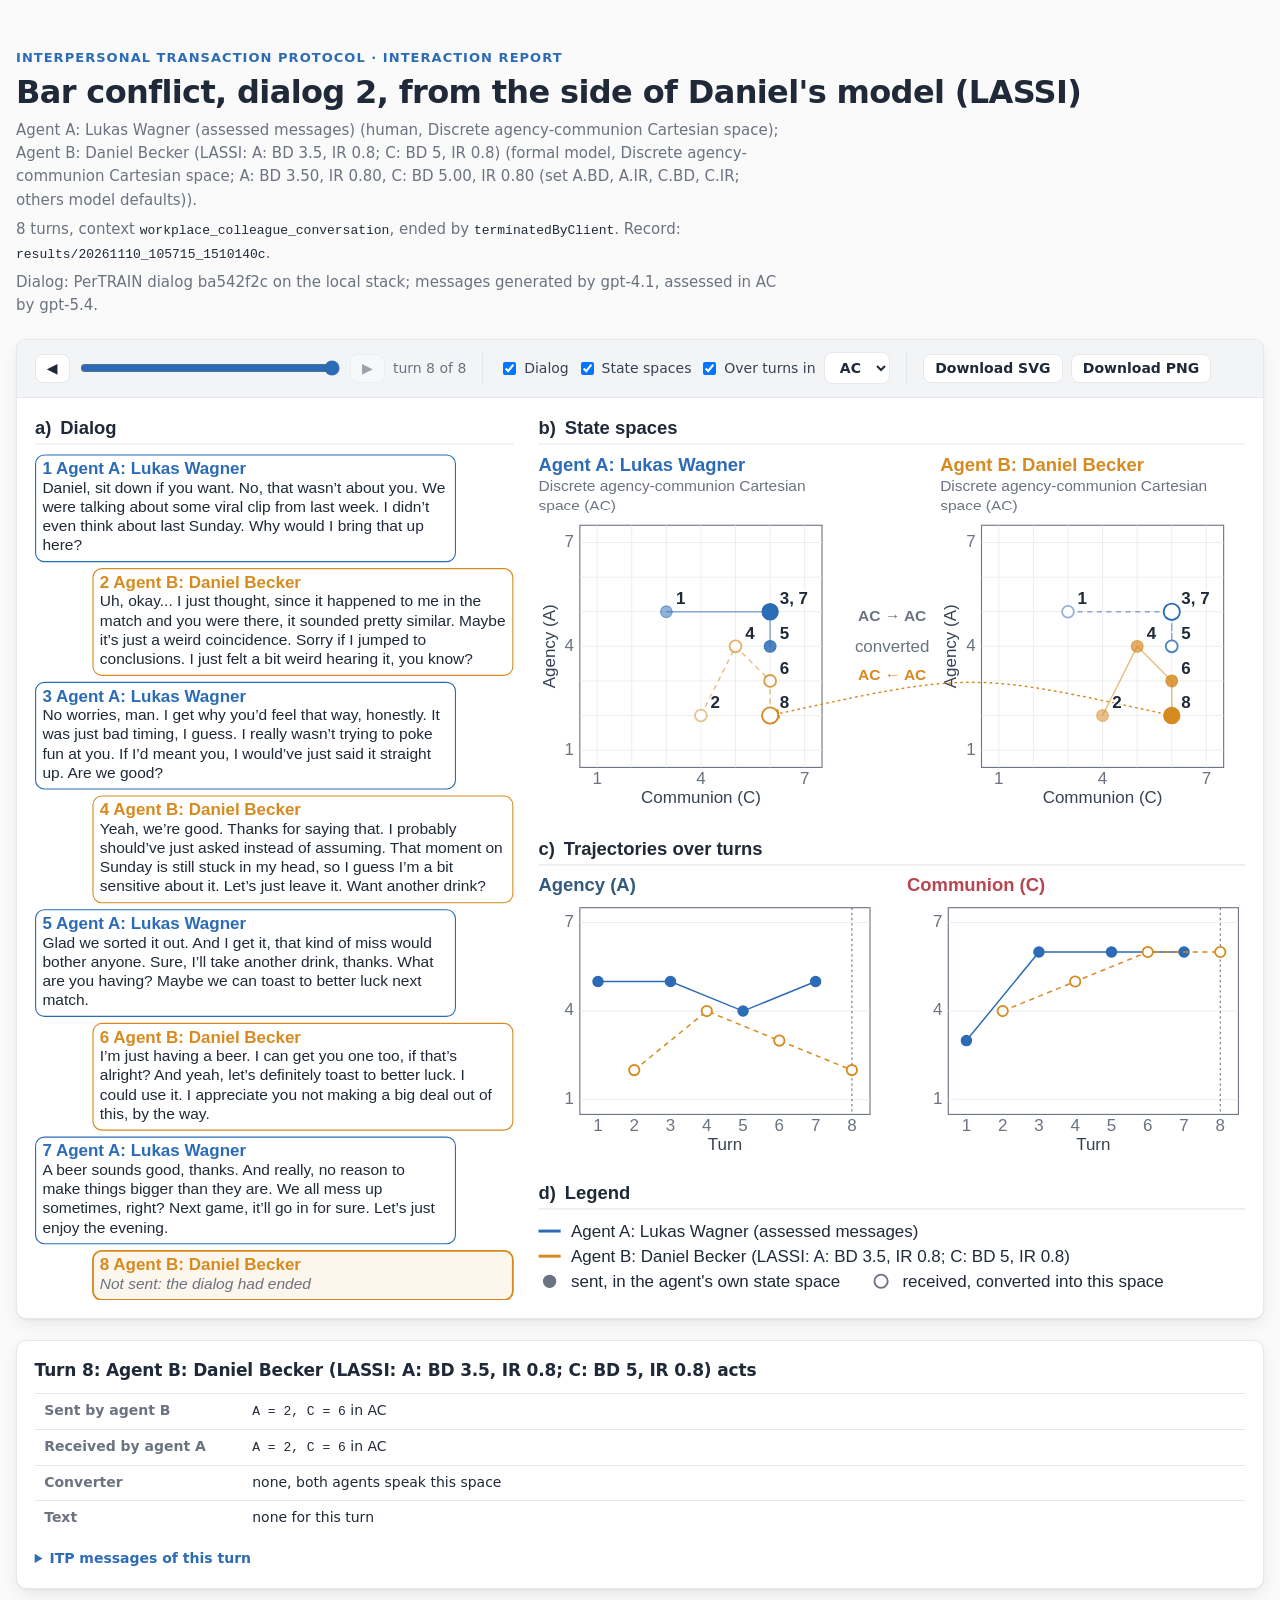
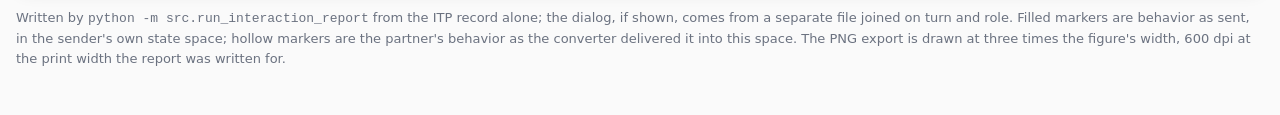
<file: examples/interaction-report/dialog2/lassi_report.html>
<!doctype html>
<html lang="en">
<head>
<meta charset="utf-8" />
<meta name="viewport" content="width=device-width, initial-scale=1" />
<title>ITP Interaction Report</title>
<!--
  Template of InteractionReport (src/visualization/InteractionReport.py).
  The data line below is replaced with the recorded interaction; everything
  else is the same in every report. One file, no dependencies, nothing
  fetched, so a written report opens from disk and can go out as a
  supplement.

  The figure is one SVG drawn by the panel functions further down. Each panel
  draws into the box the layout gives it and reads nothing but DATA and the
  selected turn, so a panel can be added without touching the others.
-->
<style>
  :root {
    color-scheme: light;
    --bg: #FAFAFA;
    --surface: #FFFFFF;
    --surface-2: #F3F4F6;
    --ink: #1F2937;
    --body: #374151;
    --muted: #6B7280;
    --line: #E5E7EB;
    --primary: #2C6BB5;
    --shadow: 0 1px 2px 0 rgba(31,41,55,.05), 0 6px 18px -4px rgba(31,41,55,.12);
    --mono: ui-monospace, "SF Mono", "SFMono-Regular", Menlo, Consolas, monospace;
    --sans: -apple-system, BlinkMacSystemFont, "Segoe UI", Roboto, system-ui, sans-serif;
  }
  /* Light only, like the flow diagrams and the dashboards: the figure is
     exported onto a white page, so the page it is read on stays white too. */
  * { box-sizing: border-box; }
  html, body { margin: 0; padding: 0; }
  body {
    background: var(--bg); color: var(--ink); font-family: var(--sans);
    line-height: 1.55; -webkit-font-smoothing: antialiased;
  }
  .wrap { max-width: 1800px; margin: 0 auto; padding: clamp(1.5rem, 4vw, 3rem) 16px; }
  .eyebrow {
    font-size: 13px; font-weight: 600; letter-spacing: .08em; text-transform: uppercase;
    color: var(--primary); margin: 0 0 6px;
  }
  h1 { font-size: clamp(1.6rem, 3vw, 2rem); line-height: 1.15; letter-spacing: -.02em; margin: 0 0 8px; }
  .lede { color: var(--muted); font-size: 15px; margin: 0; max-width: 80ch; }
  .lede + .lede { margin-top: .4rem; }
  .lede code, td code { font-family: var(--mono); font-size: 13px; color: var(--ink); }

  .card {
    background: var(--surface); border: 1px solid var(--line); border-radius: 10px;
    box-shadow: var(--shadow); margin-top: 1.3rem; overflow: hidden;
  }
  .bar {
    display: flex; align-items: center; gap: .6rem 1rem; flex-wrap: wrap;
    padding: .8rem 1.1rem; background: var(--surface-2); border-bottom: 1px solid var(--line);
  }
  .bar .group { display: flex; align-items: center; gap: .5rem; flex-wrap: wrap; }
  .bar .sep { width: 1px; align-self: stretch; background: var(--line); }
  button, select {
    font-family: var(--sans); font-size: 14px; font-weight: 600; color: var(--ink);
    background: var(--surface); border: 1px solid var(--line); border-radius: 8px;
    padding: .38rem .7rem; cursor: pointer; line-height: 1.1;
  }
  button:hover:not(:disabled) { border-color: var(--primary); color: var(--primary); }
  button:disabled { opacity: .4; cursor: default; }
  input[type=range] { width: min(260px, 50vw); accent-color: var(--primary); }
  label { font-size: 14px; color: var(--body); display: inline-flex; align-items: center; gap: .3rem; }
  label.off { color: var(--muted); }
  .count { font-size: 14px; color: var(--muted); font-variant-numeric: tabular-nums; }
  :where(a, button, select, input):focus-visible { outline: 2px solid var(--primary); outline-offset: 2px; }

  .figure { padding: 1.1rem; }
  .figure svg { display: block; width: 100%; height: auto; }

  .turn { padding: 1rem 1.1rem 1.1rem; }
  .turn h2 { font-size: 17px; margin: 0 0 .6rem; letter-spacing: -.01em; }
  .turn table { border-collapse: collapse; font-size: 14px; width: 100%; }
  .turn th, .turn td { text-align: left; padding: .4rem .6rem; border-top: 1px solid var(--line); vertical-align: top; }
  .turn th { color: var(--muted); font-weight: 600; width: 13rem; }
  details { margin-top: .8rem; }
  summary { cursor: pointer; font-size: 14px; color: var(--primary); font-weight: 600; }
  pre {
    font-family: var(--mono); font-size: 12.5px; background: var(--surface-2); border-radius: 8px;
    padding: .8rem; overflow-x: auto; margin: .6rem 0 0;
  }
  .messages { display: grid; grid-template-columns: repeat(auto-fit, minmax(320px, 1fr)); gap: .8rem; }
  .messages h3 { font-size: 13px; color: var(--muted); margin: .6rem 0 0; font-weight: 600; }
  footer { color: var(--muted); font-size: 13px; margin-top: 1.2rem; }
</style>
</head>
<body>
<div class="wrap">
  <header>
    <p class="eyebrow">Interpersonal Transaction Protocol · interaction report</p>
    <h1 id="title"></h1>
    <p class="lede" id="lede-agents"></p>
    <p class="lede" id="lede-record"></p>
    <p class="lede" id="lede-text"></p>
  </header>

  <div class="card">
    <div class="bar">
      <div class="group">
        <button type="button" id="prev" aria-label="Previous turn">◀</button>
        <input type="range" id="slider" min="1" step="1" aria-label="Turn" />
        <button type="button" id="next" aria-label="Next turn">▶</button>
        <span class="count">turn <span id="turn-n"></span> of <span id="turn-max"></span></span>
      </div>
      <span class="sep"></span>
      <div class="group" id="toggles">
        <label id="label-dialogue"><input type="checkbox" data-panel="dialogue" /> Dialog</label>
        <label><input type="checkbox" data-panel="planes" /> State spaces</label>
        <label><input type="checkbox" data-panel="dimensions" /> Over turns in</label>
        <select id="time-space" aria-label="State space drawn over turns"></select>
      </div>
      <span class="sep"></span>
      <div class="group">
        <button type="button" id="export-svg">Download SVG</button>
        <button type="button" id="export-png">Download PNG</button>
      </div>
    </div>
    <div class="figure"><svg id="figure" xmlns="http://www.w3.org/2000/svg" role="img" aria-label="Interaction figure"></svg></div>
  </div>

  <div class="card turn">
    <h2 id="turn-title"></h2>
    <table><tbody id="turn-table"></tbody></table>
    <details>
      <summary>ITP messages of this turn</summary>
      <div class="messages" id="turn-messages"></div>
    </details>
  </div>

  <footer>
    Written by <code>python -m src.run_interaction_report</code> from the ITP record alone; the dialog, if shown,
    comes from a separate file joined on turn and role. Filled markers are behavior as sent, in the sender's own
    state space; hollow markers are the partner's behavior as the converter delivered it into this space.
    The PNG export is drawn at three times the figure's width, 600 dpi at the print width the report was written for.
  </footer>
</div>

<script>
const DATA = {"sessionId": "1510140c-4338-487d-acbb-531de7ccce1b", "resultsFolder": "20261110_105715_1510140c", "context": "workplace_colleague_conversation", "status": "terminated", "endReason": "terminatedByClient", "numberOfTurns": 200, "agents": {"A": {"role": "A", "id": "7a3f0d69-ec16-4c17-a264-7c09b4569949", "type": "human", "model": null, "modelId": null, "stateSpace": {"id": "ac", "abbreviation": "AC", "caption": "Discrete agency-communion Cartesian space", "type": "discrete", "system": "cartesian", "dimensions": [{"key": "A", "caption": "Agency", "minimum": 1, "maximum": 7}, {"key": "C", "caption": "Communion", "minimum": 1, "maximum": 7}], "axes": {"x": "C", "y": "A"}}, "parameters": null, "label": "Lukas Wagner (assessed messages)"}, "B": {"role": "B", "id": "21f3a6d4-f7fb-41b2-a867-c3d04da39768", "type": "model", "model": "LASSI agency-communion model", "modelId": "lassi", "stateSpace": {"id": "ac", "abbreviation": "AC", "caption": "Discrete agency-communion Cartesian space", "type": "discrete", "system": "cartesian", "dimensions": [{"key": "A", "caption": "Agency", "minimum": 1, "maximum": 7}, {"key": "C", "caption": "Communion", "minimum": 1, "maximum": 7}], "axes": {"x": "C", "y": "A"}}, "parameters": {"selection": "default", "randomSeed": null, "explicit": ["A.BD", "A.IR", "C.BD", "C.IR"], "values": {"A": {"BD": 3.5, "IR": 0.8}, "C": {"BD": 5.0, "IR": 0.8}}}, "label": "Daniel Becker (LASSI: A: BD 3.5, IR 0.8; C: BD 5, IR 0.8)"}}, "turns": [{"turn": 1, "role": "A", "messages": {"original": {"schema_version": "0.2", "source_agent": {"id": "7a3f0d69-ec16-4c17-a264-7c09b4569949", "state_space": "ac", "analysis_unit": "monadic"}, "target_agent": {"id": "21f3a6d4-f7fb-41b2-a867-c3d04da39768", "state_space": "ac", "analysis_unit": "monadic"}, "timecode": {"timestamp": "1:01", "interaction_turn": 1, "api_turn": 1, "iso_timestamp": "2026-11-10T09:57:15Z"}, "values": {"state_space": "ac", "analysis_unit": "monadic", "data": {"A": 5.0, "C": 3.0}}, "context": "workplace_colleague_conversation", "metadata": {"session_id": "1510140c-4338-487d-acbb-531de7ccce1b", "agent_role": "A", "agent_type": "human"}}}, "sent": {"stateSpace": "ac", "data": {"A": 5.0, "C": 3.0}}, "interactionTurn": 1, "received": {"stateSpace": "ac", "data": {"A": 5.0, "C": 3.0}}}, {"turn": 2, "role": "B", "messages": {"original": {"schema_version": "0.2", "source_agent": {"id": "21f3a6d4-f7fb-41b2-a867-c3d04da39768", "state_space": "ac", "analysis_unit": "monadic"}, "target_agent": {"id": "7a3f0d69-ec16-4c17-a264-7c09b4569949", "state_space": "ac", "analysis_unit": "monadic"}, "timecode": {"timestamp": "1:02", "interaction_turn": 1, "api_turn": 2, "iso_timestamp": "2026-11-10T09:57:15Z"}, "values": {"state_space": "ac", "analysis_unit": "monadic", "data": {"A": 2, "C": 4}}, "context": "workplace_colleague_conversation", "metadata": {"session_id": "1510140c-4338-487d-acbb-531de7ccce1b", "agent_role": "B", "agent_type": "model"}}}, "sent": {"stateSpace": "ac", "data": {"A": 2, "C": 4}}, "interactionTurn": 1, "received": {"stateSpace": "ac", "data": {"A": 2, "C": 4}}}, {"turn": 3, "role": "A", "messages": {"original": {"schema_version": "0.2", "source_agent": {"id": "7a3f0d69-ec16-4c17-a264-7c09b4569949", "state_space": "ac", "analysis_unit": "monadic"}, "target_agent": {"id": "21f3a6d4-f7fb-41b2-a867-c3d04da39768", "state_space": "ac", "analysis_unit": "monadic"}, "timecode": {"timestamp": "2:01", "interaction_turn": 2, "api_turn": 3, "iso_timestamp": "2026-11-10T09:57:25Z"}, "values": {"state_space": "ac", "analysis_unit": "monadic", "data": {"A": 5.0, "C": 6.0}}, "context": "workplace_colleague_conversation", "metadata": {"session_id": "1510140c-4338-487d-acbb-531de7ccce1b", "agent_role": "A", "agent_type": "human"}}}, "sent": {"stateSpace": "ac", "data": {"A": 5.0, "C": 6.0}}, "interactionTurn": 2, "received": {"stateSpace": "ac", "data": {"A": 5.0, "C": 6.0}}}, {"turn": 4, "role": "B", "messages": {"original": {"schema_version": "0.2", "source_agent": {"id": "21f3a6d4-f7fb-41b2-a867-c3d04da39768", "state_space": "ac", "analysis_unit": "monadic"}, "target_agent": {"id": "7a3f0d69-ec16-4c17-a264-7c09b4569949", "state_space": "ac", "analysis_unit": "monadic"}, "timecode": {"timestamp": "2:02", "interaction_turn": 2, "api_turn": 4, "iso_timestamp": "2026-11-10T09:57:25Z"}, "values": {"state_space": "ac", "analysis_unit": "monadic", "data": {"A": 4, "C": 5}}, "context": "workplace_colleague_conversation", "metadata": {"session_id": "1510140c-4338-487d-acbb-531de7ccce1b", "agent_role": "B", "agent_type": "model"}}}, "sent": {"stateSpace": "ac", "data": {"A": 4, "C": 5}}, "interactionTurn": 2, "received": {"stateSpace": "ac", "data": {"A": 4, "C": 5}}}, {"turn": 5, "role": "A", "messages": {"original": {"schema_version": "0.2", "source_agent": {"id": "7a3f0d69-ec16-4c17-a264-7c09b4569949", "state_space": "ac", "analysis_unit": "monadic"}, "target_agent": {"id": "21f3a6d4-f7fb-41b2-a867-c3d04da39768", "state_space": "ac", "analysis_unit": "monadic"}, "timecode": {"timestamp": "3:01", "interaction_turn": 3, "api_turn": 5, "iso_timestamp": "2026-11-10T09:57:34Z"}, "values": {"state_space": "ac", "analysis_unit": "monadic", "data": {"A": 4.0, "C": 6.0}}, "context": "workplace_colleague_conversation", "metadata": {"session_id": "1510140c-4338-487d-acbb-531de7ccce1b", "agent_role": "A", "agent_type": "human"}}}, "sent": {"stateSpace": "ac", "data": {"A": 4.0, "C": 6.0}}, "interactionTurn": 3, "received": {"stateSpace": "ac", "data": {"A": 4.0, "C": 6.0}}}, {"turn": 6, "role": "B", "messages": {"original": {"schema_version": "0.2", "source_agent": {"id": "21f3a6d4-f7fb-41b2-a867-c3d04da39768", "state_space": "ac", "analysis_unit": "monadic"}, "target_agent": {"id": "7a3f0d69-ec16-4c17-a264-7c09b4569949", "state_space": "ac", "analysis_unit": "monadic"}, "timecode": {"timestamp": "3:02", "interaction_turn": 3, "api_turn": 6, "iso_timestamp": "2026-11-10T09:57:34Z"}, "values": {"state_space": "ac", "analysis_unit": "monadic", "data": {"A": 3, "C": 6}}, "context": "workplace_colleague_conversation", "metadata": {"session_id": "1510140c-4338-487d-acbb-531de7ccce1b", "agent_role": "B", "agent_type": "model"}}}, "sent": {"stateSpace": "ac", "data": {"A": 3, "C": 6}}, "interactionTurn": 3, "received": {"stateSpace": "ac", "data": {"A": 3, "C": 6}}}, {"turn": 7, "role": "A", "messages": {"original": {"schema_version": "0.2", "source_agent": {"id": "7a3f0d69-ec16-4c17-a264-7c09b4569949", "state_space": "ac", "analysis_unit": "monadic"}, "target_agent": {"id": "21f3a6d4-f7fb-41b2-a867-c3d04da39768", "state_space": "ac", "analysis_unit": "monadic"}, "timecode": {"timestamp": "4:01", "interaction_turn": 4, "api_turn": 7, "iso_timestamp": "2026-11-10T09:57:44Z"}, "values": {"state_space": "ac", "analysis_unit": "monadic", "data": {"A": 5.0, "C": 6.0}}, "context": "workplace_colleague_conversation", "metadata": {"session_id": "1510140c-4338-487d-acbb-531de7ccce1b", "agent_role": "A", "agent_type": "human"}}}, "sent": {"stateSpace": "ac", "data": {"A": 5.0, "C": 6.0}}, "interactionTurn": 4, "received": {"stateSpace": "ac", "data": {"A": 5.0, "C": 6.0}}}, {"turn": 8, "role": "B", "messages": {"original": {"schema_version": "0.2", "source_agent": {"id": "21f3a6d4-f7fb-41b2-a867-c3d04da39768", "state_space": "ac", "analysis_unit": "monadic"}, "target_agent": {"id": "7a3f0d69-ec16-4c17-a264-7c09b4569949", "state_space": "ac", "analysis_unit": "monadic"}, "timecode": {"timestamp": "4:02", "interaction_turn": 4, "api_turn": 8, "iso_timestamp": "2026-11-10T09:57:44Z"}, "values": {"state_space": "ac", "analysis_unit": "monadic", "data": {"A": 2, "C": 6}}, "context": "workplace_colleague_conversation", "metadata": {"session_id": "1510140c-4338-487d-acbb-531de7ccce1b", "agent_role": "B", "agent_type": "model"}}}, "sent": {"stateSpace": "ac", "data": {"A": 2, "C": 6}}, "interactionTurn": 4, "received": {"stateSpace": "ac", "data": {"A": 2, "C": 6}}}], "texts": {"1": "Daniel, sit down if you want. No, that wasn’t about you. We were talking about some viral clip from last week. I didn’t even think about last Sunday. Why would I bring that up here?", "2": "Uh, okay... I just thought, since it happened to me in the match and you were there, it sounded pretty similar. Maybe it’s just a weird coincidence. Sorry if I jumped to conclusions. I just felt a bit weird hearing it, you know?", "3": "No worries, man. I get why you’d feel that way, honestly. It was just bad timing, I guess. I really wasn’t trying to poke fun at you. If I’d meant you, I would’ve just said it straight up. Are we good?", "4": "Yeah, we’re good. Thanks for saying that. I probably should’ve just asked instead of assuming. That moment on Sunday is still stuck in my head, so I guess I’m a bit sensitive about it. Let’s just leave it. Want another drink?", "5": "Glad we sorted it out. And I get it, that kind of miss would bother anyone. Sure, I’ll take another drink, thanks. What are you having? Maybe we can toast to better luck next match.", "6": "I’m just having a beer. I can get you one too, if that’s alright? And yeah, let’s definitely toast to better luck. I could use it. I appreciate you not making a big deal out of this, by the way.", "7": "A beer sounds good, thanks. And really, no reason to make things bigger than they are. We all mess up sometimes, right? Next game, it’ll go in for sure. Let’s just enjoy the evening."}, "textSource": "PerTRAIN dialog ba542f2c on the local stack; messages generated by gpt-4.1, assessed in AC by gpt-5.4", "title": "Bar conflict, dialog 2, from the side of Daniel's model (LASSI)", "panels": ["dialogue", "planes", "dimensions"], "initialTurn": 8, "timeSpace": "ac", "printWidth": 8.2, "palette": {"background": "#FAFAFA", "panel": "#FFFFFF", "subtle": "#F3F4F6", "grid": "#E5E7EB", "text": "#1F2937", "body": "#374151", "muted": "#6B7280", "primary": "#2C6BB5", "agentA": "#2C6BB5", "agentB": "#D68A1F", "agency": "#315A7D", "communion": "#B84650"}};

(function () {
  "use strict";

  // Figure geometry, in SVG units: 200 per inch of print width, so 6.2 in
  // (portrait) is 1240 units and 9 in (landscape) 1800, and 22 units are
  // 7.9 pt either way; nothing that carries meaning is set below 19. The
  // dialogue keeps its share of the width, so a wider figure wraps less.
  const UNITS_PER_INCH = 200;
  const W = Math.round(UNITS_PER_INCH * DATA.printWidth);
  const FONT = "Helvetica, Arial, sans-serif";
  const MONO = "Menlo, Consolas, monospace";
  const SIZE = { title: 25, body: 21, small: 23 };
  const GAP = 34;
  // The dialogue column takes 30% to 55% of the width: the share closest to
  // 40% at which the charts over turns, stretched to end level with the
  // dialogue, stay between DIMENSIONS_H and DIMENSIONS_MAX_H (see layout).
  const DIALOGUE_SHARE = { min: 0.3, preferred: 0.4, max: 0.55, step: 0.005 };
  let dialogueW = Math.round(W * DIALOGUE_SHARE.preferred);
  const LANE_W = 130;
  // Height of the charts over turns: at least DIMENSIONS_H; with a dialogue
  // they stretch so that both columns end on one line, and the dialogue
  // widens only as far as it takes to keep them within DIMENSIONS_MAX_H.
  const DIMENSIONS_H = 270;
  const DIMENSIONS_MAX_H = 380;
  const DIALOGUE_MAX_H = 1300;
  // Every panel opens with a lettered head and a rule under it.
  const PANEL_HEAD_H = 52;
  const LEGEND_ROW = 34;
  const LEGEND_KEY = 44;
  const CARD = { padding: 10, header: 22, gap: 8, width: 0.88 };
  const PNG_SCALE = 3;

  const NS = "http://www.w3.org/2000/svg";
  const P = DATA.palette;
  const roles = Object.keys(DATA.agents).sort();
  const turns = DATA.turns;
  const lastTurn = turns[turns.length - 1].turn;
  const hasTexts = Object.keys(DATA.texts).length > 0;

  const state = {
    turn: DATA.initialTurn,
    panels: new Set(DATA.panels),
    timeSpace: DATA.timeSpace,
  };

  // ---------- helpers ----------

  function node(tag, attrs, parent) {
    const element = document.createElementNS(NS, tag);
    for (const key in attrs) {
      if (attrs[key] !== undefined && attrs[key] !== null) { element.setAttribute(key, attrs[key]); }
    }
    if (parent) { parent.appendChild(element); }
    return element;
  }

  function text(parent, x, y, content, attrs) {
    const all = Object.assign({ x: x, y: y, "font-size": SIZE.body, fill: P.body }, attrs || {});
    // A halo is its own element under the text: Word ignores paint-order, paints
    // the stroke over the fill and loses the label in its own halo.
    if (all["paint-order"] === "stroke" && all.stroke) {
      const halo = Object.assign({}, all, { fill: all.stroke });
      delete halo["paint-order"];
      node("text", halo, parent).textContent = content;
      ["stroke", "stroke-width", "stroke-linejoin", "paint-order"].forEach(function (key) { delete all[key]; });
    }
    const element = node("text", all, parent);
    element.textContent = content;
    return element;
  }

  const measureContext = document.createElement("canvas").getContext("2d");
  function measure(content, size, weight) {
    measureContext.font = (weight || "400") + " " + size + "px " + FONT;
    return measureContext.measureText(content).width;
  }

  function wrap(content, size, width) {
    const words = content.split(/\s+/).filter(Boolean);
    const lines = [];
    let line = "";
    for (const word of words) {
      const candidate = line ? line + " " + word : word;
      if (line && measure(candidate, size) > width) { lines.push(line); line = word; }
      else { line = candidate; }
    }
    if (line) { lines.push(line); }
    return lines;
  }

  // The first candidate that fits the width, at the size given; the last one
  // is taken regardless.
  function fit(candidates, size, width, weight) {
    for (const candidate of candidates) {
      if (measure(candidate, size, weight) <= width) { return candidate; }
    }
    return candidates[candidates.length - 1];
  }

  function agentColor(role) { return role === roles[0] ? P.agentA : P.agentB; }
  function partnerOf(role) { return roles.find(function (other) { return other !== role; }); }
  function describeParameters(parameters) {
    // "A: BD 2.95, IR -0.70, C: ..." and how the values were chosen.
    const values = Object.keys(parameters.values).map(function (group) {
      const entries = parameters.values[group];
      return group + ": " + Object.keys(entries).map(function (name) {
        return name + " " + entries[name].toFixed(2);
      }).join(", ");
    }).join(", ");
    const how = parameters.selection === "random" ? "drawn at random, seed " + parameters.randomSeed : "model defaults";
    const explicit = parameters.explicit || [];
    return values + " (" + (explicit.length ? "set " + explicit.join(", ") + "; others " + how : how) + ")";
  }
  // Letters follow the panels shown, in order, so a frame never skips one.
  let panelCount = 0;
  function panelHead(group, box, title) {
    const letter = String.fromCharCode(97 + panelCount++);
    const head = text(group, box.x, box.y + 24, "", { "font-size": SIZE.title, "font-weight": 700, fill: P.text });
    const tag = document.createElementNS(NS, "tspan");
    tag.textContent = letter + ")";
    head.appendChild(tag);
    // A gap by offset, because SVG collapses repeated spaces.
    const rest = document.createElementNS(NS, "tspan");
    rest.setAttribute("dx", 12);
    rest.textContent = title;
    head.appendChild(rest);
    node("line", { x1: box.x, y1: box.y + 38, x2: box.x + box.w, y2: box.y + 38, stroke: P.grid, "stroke-width": 1.5 }, group);
    return { x: box.x, y: box.y + PANEL_HEAD_H, w: box.w, h: box.h - PANEL_HEAD_H };
  }

  function shortName(role) { return DATA.agents[role].label.split(/,| \(/)[0]; }
  function agentName(role) { return "Agent " + role + ": " + DATA.agents[role].label; }

  function spaceById(id) {
    for (const role of roles) {
      if (DATA.agents[role].stateSpace.id === id) { return DATA.agents[role].stateSpace; }
    }
    return null;
  }

  function formatValue(space, key, value) {
    const dimension = space.dimensions.find(function (d) { return d.key === key; });
    if (dimension && dimension.unit === "degree") { return value.toFixed(1) + "°"; }
    return Number.isInteger(value) ? String(value) : value.toFixed(2);
  }

  function formatValues(spaceId, data) {
    const space = spaceById(spaceId);
    return Object.keys(data).map(function (key) {
      return key + " = " + (space ? formatValue(space, key, data[key]) : data[key]);
    }).join(", ");
  }

  // Where a behavior lies in its space, as math coordinates of the plane:
  // communion to the right and agency up in both kinds of space.
  function planePoint(space, data) {
    if (space.system === "polar") {
      const angle = data[space.axes.angle] * Math.PI / 180;
      const radius = data[space.axes.radius];
      return [radius * Math.cos(angle), radius * Math.sin(angle)];
    }
    return [data[space.axes.x], data[space.axes.y]];
  }

  function visibleTurns() {
    return turns.filter(function (entry) { return entry.turn <= state.turn; });
  }

  // ---------- layout ----------

  // The planes are square, so their height follows from the width they get.
  // 56 units on the left of a plane for its axis, 30 on the right for labels.
  function planeSize(width) { return Math.min((width - LANE_W) / 2 - 56 - 30, 420); }
  function planesHeight(width) { return PANEL_HEAD_H + planeHeaderHeight(width) + planeSize(width) + 60; }

  // Each plane is titled with its state space, wrapped to at most two lines.
  function planeSubtitle(role, width) {
    const space = DATA.agents[role].stateSpace;
    return wrap(space.caption + " (" + space.abbreviation + ")", SIZE.body, (width - LANE_W) / 2).slice(0, 2);
  }
  function planeHeaderHeight(width) {
    const lines = Math.max.apply(null, roles.map(function (role) { return planeSubtitle(role, width).length; }));
    return 70 + (lines - 1) * LINE_H;
  }

  // The dialogue column is sized for the whole interaction, not the selected
  // turn, so the figure keeps its height while stepping.
  function dialogueHeight() {
    // At the current dialogueW, which cardLines wraps to.
    let height = PANEL_HEAD_H;
    turns.forEach(function (entry, index) {
      height += cardHeight(entry) + (index ? CARD.gap : 0);
    });
    return Math.min(height, DIALOGUE_MAX_H);
  }

  function layout() {
    const showDialogue = state.panels.has("dialogue") && hasTexts;
    const showPlanes = state.panels.has("planes");
    const showDimensions = state.panels.has("dimensions");

    const legend = showPlanes || showDimensions;

    // The right column: planes, charts over turns, and the legend under them.
    // Everything but the charts has a height fixed by the column's width.
    function rightFixedHeight(rightW) {
      const planesH = showPlanes ? planesHeight(rightW) : 0;
      const legendH = legend ? GAP + legendHeight(rightW) : 0;
      return planesH + (showPlanes && showDimensions ? GAP : 0) + (showDimensions ? PANEL_HEAD_H : 0) + legendH;
    }

    // A wider dialogue is shorter and leaves the planes less room; a
    // narrower one is taller. The share closest to the preferred one at which
    // the charts, stretched to end level with the dialogue, keep a height
    // between DIMENSIONS_H and DIMENSIONS_MAX_H is taken, so both columns end
    // on one line. Without such a share the dialogue keeps the preferred
    // width and the taller column sets the height.
    if (showDialogue) {
      const shares = [];
      for (let share = DIALOGUE_SHARE.min; share <= DIALOGUE_SHARE.max + 1e-9; share += DIALOGUE_SHARE.step) {
        shares.push(share);
      }
      shares.sort(function (a, b) {
        return Math.abs(a - DIALOGUE_SHARE.preferred) - Math.abs(b - DIALOGUE_SHARE.preferred);
      });
      const fits = shares.find(function (share) {
        dialogueW = Math.round(W * share);
        const chartsH = dialogueHeight() - rightFixedHeight(W - dialogueW - GAP);
        return showDimensions && chartsH >= DIMENSIONS_H && chartsH <= DIMENSIONS_MAX_H;
      });
      dialogueW = Math.round(W * (fits === undefined ? DIALOGUE_SHARE.preferred : fits));
    }

    const rightX = showDialogue ? dialogueW + GAP : 0;
    const rightW = W - rightX;
    const planesH = showPlanes ? planesHeight(rightW) : 0;
    const legendH = legend ? GAP + legendHeight(rightW) : 0;
    const fixedH = rightFixedHeight(rightW);
    let height = fixedH + (showDimensions ? DIMENSIONS_H : 0);
    if (showDialogue) { height = Math.max(height, dialogueHeight()); }

    const boxes = {};
    if (showDialogue) { boxes.dialogue = { x: 0, y: 0, w: dialogueW, h: height }; }
    let y = 0;
    if (showPlanes) { boxes.planes = { x: rightX, y: y, w: rightW, h: planesH }; y += planesH + (showDimensions ? GAP : 0); }
    if (showDimensions) {
      // Spare height, when the dialogue is the tallest column, goes to the
      // charts, so both columns end on one line.
      const chartsH = Math.max(DIMENSIONS_H, height - fixedH);
      boxes.dimensions = { x: rightX, y: y, w: rightW, h: PANEL_HEAD_H + chartsH };
      y += PANEL_HEAD_H + chartsH;
    }
    if (legend) { boxes.legend = { x: rightX, y: y + GAP, w: rightW, h: legendH - GAP }; }

    return { boxes: boxes, height: height };
  }

  // ---------- panels ----------

  const LINE_H = Math.round(SIZE.body * 1.25);

  function cardLines(entry) {
    const content = DATA.texts[String(entry.turn)];
    return content ? wrap(content, SIZE.body, dialogueW * CARD.width - 2 * CARD.padding) : [];
  }

  function cardHeight(entry) {
    return CARD.padding * 2 + CARD.header + Math.max(cardLines(entry).length, 1) * LINE_H;
  }

  function drawDialogue(svg, box) {
    const group = node("g", {}, svg);
    panelHead(group, box, "Dialog");

    const padding = CARD.padding;
    const cardW = box.w * CARD.width;
    const lineH = LINE_H;
    const top = box.y + PANEL_HEAD_H;
    const bottom = box.y + box.h;
    const gap = CARD.gap;

    // The newest turns are kept; earlier ones give way when the column is full.
    const cards = visibleTurns().map(function (entry) {
      return { entry: entry, lines: cardLines(entry), height: cardHeight(entry) };
    });

    const shown = [];
    let used = 0;
    for (let index = cards.length - 1; index >= 0; index -= 1) {
      const needed = cards[index].height + (shown.length ? gap : 0);
      if (used + needed > bottom - top - (index > 0 ? 30 : 0)) { break; }
      shown.unshift(cards[index]);
      used += needed;
    }

    let y = top;
    const hidden = cards.length - shown.length;
    if (hidden > 0) {
      text(group, box.x, y + 18, (hidden === 1 ? "Turn 1" : "Turns 1–" + hidden) + " above, not shown", {
        "font-size": SIZE.small, fill: P.muted, "font-style": "italic",
      });
      y += 30;
    }

    for (const card of shown) {
      const role = card.entry.role;
      const color = agentColor(role);
      const current = card.entry.turn === state.turn;
      const x = role === roles[0] ? box.x : box.x + box.w - cardW;

      node("rect", {
        x: x + 0.75, y: y + 0.75, width: cardW - 1.5, height: card.height - 1.5, rx: 12,
        fill: current ? color : P.panel, "fill-opacity": current ? 0.08 : 1,
        stroke: color, "stroke-width": current ? 2.5 : 1.5,
      }, group);
      // Only the name, the part of the label before the first comma or
      // bracket: what steers the agent is said once, in the legend.
      const header = fit([
        card.entry.turn + "  Agent " + role + ": " + shortName(role),
        card.entry.turn + "  Agent " + role,
      ], SIZE.small, cardW - 2 * padding, "700");
      text(group, x + padding, y + padding + 17, header, {
        "font-size": SIZE.small, "font-weight": 700, fill: color,
      });
      if (card.lines.length) {
        card.lines.forEach(function (line, index) {
          text(group, x + padding, y + padding + CARD.header + (index + 1) * lineH - 6, line, { fill: P.text });
        });
      } else {
        // A model's last turn without text is the state it set for a message the
        // ended dialog never sent (an agent whose partner opened the dialog ends one
        // message later than the dialog); any other missing text is just missing.
        const agent = DATA.agents && DATA.agents[role];
        const unsent = card.entry.turn === lastTurn && agent && agent.type === "model" && DATA.status !== "running";
        text(group, x + padding, y + padding + CARD.header + lineH - 6, unsent ? "Not sent: the dialog had ended" : "No text for this turn", {
          fill: P.muted, "font-style": "italic",
        });
      }
      y += card.height + gap;
    }
  }

  function drawPlanes(svg, outer) {
    const group = node("g", {}, svg);
    const box = panelHead(group, outer, "State spaces");
    const lane = LANE_W;
    const blockW = (box.w - lane) / 2;
    const plotTop = box.y + planeHeaderHeight(box.w);
    const size = planeSize(box.w);
    const frames = {};

    roles.forEach(function (role, index) {
      const x0 = box.x + index * (blockW + lane);
      const space = DATA.agents[role].stateSpace;
      text(group, x0, box.y + 22, fit([
        "Agent " + role + ": " + shortName(role), "Agent " + role,
      ], SIZE.title, blockW, "700"), {
        "font-size": SIZE.title, "font-weight": 700, fill: agentColor(role),
      });
      planeSubtitle(role, box.w).forEach(function (line, index) {
        text(group, x0, box.y + 50 + index * LINE_H, line, { fill: P.muted });
      });
      frames[role] = drawPlane(group, space, { x: x0 + 56, y: plotTop, size: size });
    });

    // The behavior of the selected turn, from where it was sent to where the
    // converter delivered it in the partner's space.
    const entry = turns.find(function (t) { return t.turn === state.turn; });
    const from = frames[entry.role];
    const to = frames[partnerOf(entry.role)];
    const start = from.toScreen(planePoint(from.space, entry.sent.data));
    const end = to.toScreen(planePoint(to.space, entry.received.data));
    const color = agentColor(entry.role);
    const mid = (start[0] + end[0]) / 2;
    const lift = Math.min(start[1], end[1]) - 60;

    node("path", {
      d: "M" + start[0] + "," + start[1] + " C" + mid + "," + lift + " " + mid + "," + lift + " " + end[0] + "," + end[1],
      fill: "none", stroke: color, "stroke-width": 2, "stroke-dasharray": "2 6", "stroke-linecap": "round",
      "marker-end": "url(#arrow-" + entry.role + ")",
    }, group);

    // The lane names the conversion in both directions, on a halo, because
    // the arrow above may cross it.
    const halo = { stroke: P.panel, "stroke-width": 8, "stroke-linejoin": "round", "paint-order": "stroke" };
    const laneX = box.x + blockW + lane / 2;
    const laneY = plotTop + size / 2;
    roles.forEach(function (role, index) {
      const sample = turns.find(function (t) { return t.role === role; });
      if (!sample) { return; }
      const fromSpace = spaceById(sample.sent.stateSpace);
      const toSpace = spaceById(sample.received.stateSpace);
      const y = laneY + (index === 0 ? -34 : 46);
      const arrow = index === 0 ? "→" : "←";
      const active = entry.role === role;
      text(group, laneX, y, fromSpace.abbreviation + " " + arrow + " " + toSpace.abbreviation, {
        "text-anchor": "middle", "font-weight": 700, fill: active ? agentColor(role) : P.muted, ...halo,
      });
    });
    text(group, laneX, laneY + 8, "converted", { "text-anchor": "middle", "font-size": SIZE.small, fill: P.muted, ...halo });

    // Behaviors, oldest first, so the newest lie on top.
    roles.forEach(function (role) {
      const frame = frames[role];
      const own = visibleTurns().filter(function (t) { return t.role === role; });
      const partner = visibleTurns().filter(function (t) { return t.role !== role; });
      drawPath(group, frame, partner.map(function (t) { return { turn: t.turn, data: t.received.data }; }), agentColor(partnerOf(role)), true);
      drawPath(group, frame, own.map(function (t) { return { turn: t.turn, data: t.sent.data }; }), agentColor(role), false);
      drawTurnLabels(group, frame, own.map(function (t) { return { turn: t.turn, data: t.sent.data, role: role }; })
        .concat(partner.map(function (t) { return { turn: t.turn, data: t.received.data, role: t.role }; })));
    });
  }

  function drawPlane(group, space, frame) {
    const s = frame.size;
    const cx = frame.x + s / 2;
    const cy = frame.y + s / 2;
    let toScreen;

    if (space.system === "polar") {
      const radiusDimension = space.dimensions.find(function (d) { return d.key === space.axes.radius; });
      const maximum = radiusDimension.maximum;
      const r = s / 2 - 30;
      toScreen = function (point) { return [cx + point[0] / maximum * r, cy - point[1] / maximum * r]; };

      node("circle", { cx: cx, cy: cy, r: r, fill: P.panel, stroke: P.muted, "stroke-width": 1.5 }, group);
      node("circle", { cx: cx, cy: cy, r: r / 2, fill: "none", stroke: P.grid, "stroke-width": 1.2 }, group);
      for (let degree = 0; degree < 360; degree += 45) {
        const angle = degree * Math.PI / 180;
        node("line", {
          x1: cx, y1: cy, x2: cx + r * Math.cos(angle), y2: cy - r * Math.sin(angle),
          stroke: P.grid, "stroke-width": degree % 90 === 0 ? 1.5 : 1,
        }, group);
      }
      text(group, cx + r + 12, cy + 7, "0°", { "font-size": SIZE.small, fill: P.muted });
      text(group, cx, cy - r - 12, "90°", { "font-size": SIZE.small, fill: P.muted, "text-anchor": "middle" });
      text(group, cx - r - 12, cy + 7, "180°", { "font-size": SIZE.small, fill: P.muted, "text-anchor": "end" });
      text(group, cx, cy + r + 26, "270°", { "font-size": SIZE.small, fill: P.muted, "text-anchor": "middle" });
      // Centred under the circle, so it may use twice the room to its right.
      const caption = fit([
        "θ from communion toward agency, R from center",
        "θ from communion, R from center",
        "θ, R from center",
      ], SIZE.small, 2 * (W - cx) - 8);
      text(group, cx, frame.y + s + 34, caption, {
        "font-size": SIZE.small, fill: P.muted, "text-anchor": "middle",
      });
    } else {
      const dimension = function (key) { return space.dimensions.find(function (d) { return d.key === key; }); };
      const xd = dimension(space.axes.x);
      const yd = dimension(space.axes.y);
      const discrete = space.type === "discrete";
      const pad = discrete ? 0.5 : 0;
      const xs = [xd.minimum - pad, xd.maximum + pad];
      const ys = [yd.minimum - pad, yd.maximum + pad];
      toScreen = function (point) {
        return [
          frame.x + (point[0] - xs[0]) / (xs[1] - xs[0]) * s,
          frame.y + s - (point[1] - ys[0]) / (ys[1] - ys[0]) * s,
        ];
      };

      node("rect", { x: frame.x, y: frame.y, width: s, height: s, fill: P.panel, stroke: P.muted, "stroke-width": 1.5 }, group);
      if (discrete && xd.maximum - xd.minimum <= 12) {
        for (let value = xd.minimum; value <= xd.maximum; value += 1) {
          const p = toScreen([value, ys[0]]);
          node("line", { x1: p[0], y1: frame.y, x2: p[0], y2: frame.y + s, stroke: P.grid, "stroke-width": 1 }, group);
        }
        for (let value = yd.minimum; value <= yd.maximum; value += 1) {
          const p = toScreen([xs[0], value]);
          node("line", { x1: frame.x, y1: p[1], x2: frame.x + s, y2: p[1], stroke: P.grid, "stroke-width": 1 }, group);
        }
      }
      const xMid = (xd.minimum + xd.maximum) / 2;
      const yMid = (yd.minimum + yd.maximum) / 2;
      [xd.minimum, xMid, xd.maximum].forEach(function (value) {
        const p = toScreen([value, ys[0]]);
        text(group, p[0], frame.y + s + 22, String(value), { "font-size": SIZE.small, fill: P.muted, "text-anchor": "middle" });
      });
      [yd.minimum, yMid, yd.maximum].forEach(function (value) {
        const p = toScreen([xs[0], value]);
        text(group, frame.x - 8, p[1] + 6, String(value), { "font-size": SIZE.small, fill: P.muted, "text-anchor": "end" });
      });
      text(group, frame.x + s / 2, frame.y + s + 48, xd.caption + " (" + xd.key + ")", {
        "font-size": SIZE.small, fill: P.body, "text-anchor": "middle",
      });
      const yLabel = text(group, 0, 0, yd.caption + " (" + yd.key + ")", {
        "font-size": SIZE.small, fill: P.body, "text-anchor": "middle",
      });
      yLabel.setAttribute("transform", "translate(" + (frame.x - 34) + "," + (frame.y + s / 2) + ") rotate(-90)");
    }

    return { space: space, toScreen: toScreen };
  }

  function drawPath(group, frame, points, color, hollow) {
    if (!points.length) { return; }
    const screen = points.map(function (p) { return frame.toScreen(planePoint(frame.space, p.data)); });
    if (screen.length > 1) {
      node("polyline", {
        points: screen.map(function (p) { return p.join(","); }).join(" "),
        fill: "none", stroke: color, "stroke-width": 2, "stroke-opacity": 0.55,
        "stroke-dasharray": hollow ? "7 6" : null, "stroke-linejoin": "round",
      }, group);
    }
    screen.forEach(function (p, index) {
      const newest = index === screen.length - 1;
      const opacity = 0.35 + 0.65 * (index + 1) / screen.length;
      node("circle", {
        cx: p[0], cy: p[1], r: newest ? 11 : 8,
        fill: hollow ? P.panel : color, "fill-opacity": hollow ? 1 : opacity,
        stroke: color, "stroke-opacity": opacity, "stroke-width": hollow ? 2.5 : 1.5,
      }, group);
    });
  }

  // Turn numbers beside the markers. Behaviors that fall on the same point,
  // common in a discrete space, share one label.
  function drawTurnLabels(group, frame, points) {
    const spots = new Map();
    points.forEach(function (p) {
      const screen = frame.toScreen(planePoint(frame.space, p.data));
      const key = Math.round(screen[0]) + ":" + Math.round(screen[1]);
      if (!spots.has(key)) { spots.set(key, { screen: screen, turns: [] }); }
      spots.get(key).turns.push(p.turn);
    });
    // Each label takes the first of four places beside its marker that no
    // earlier label occupies.
    const placed = [];
    const places = [[13, -10, "start"], [13, 24, "start"], [-13, -10, "end"], [-13, 24, "end"]];
    spots.forEach(function (spot) {
      spot.turns.sort(function (a, b) { return a - b; });
      const content = spot.turns.join(", ");
      // The halo drawn behind each label makes it wider than its glyphs.
      const width = measure(content, SIZE.small, "600") + 8;
      let chosen = places[0];
      let rect = null;
      for (const place of places) {
        const left = spot.screen[0] + place[0] - (place[2] === "end" ? width : 0);
        const candidate = { x: left, y: spot.screen[1] + place[1] - SIZE.small, w: width, h: SIZE.small + 2 };
        const clash = placed.some(function (other) {
          return candidate.x < other.x + other.w && other.x < candidate.x + candidate.w &&
            candidate.y < other.y + other.h && other.y < candidate.y + candidate.h;
        });
        if (!clash) { chosen = place; rect = candidate; break; }
      }
      if (!rect) {
        rect = { x: spot.screen[0] + chosen[0], y: spot.screen[1] + chosen[1] - SIZE.small, w: width, h: SIZE.small + 2 };
      }
      placed.push(rect);
      text(group, spot.screen[0] + chosen[0], spot.screen[1] + chosen[1], content, {
        "font-size": SIZE.small, fill: P.text, "font-weight": 600, "text-anchor": chosen[2],
        stroke: P.panel, "stroke-width": 4, "paint-order": "stroke",
      });
    });
  }

  function drawDimensions(svg, outer) {
    const group = node("g", {}, svg);
    const space = spaceById(state.timeSpace);
    const box = panelHead(group, outer, "Trajectories over turns");
    const owner = roles.find(function (role) { return DATA.agents[role].stateSpace.id === space.id; });
    const count = space.dimensions.length;
    const chartGap = 40;
    const chartW = (box.w - chartGap * (count - 1)) / count;

    // The panel head names the space, so a chart title names its dimension.
    const names = space.dimensions.map(function (d) { return d.caption + " (" + d.key + ")"; });

    space.dimensions.forEach(function (dimension, index) {
      const x0 = box.x + index * (chartW + chartGap);
      const plot = { x: x0 + 56, y: box.y + 44, w: chartW - 66, h: box.h - 44 - 56 };
      const caption = dimension.caption.toLowerCase();
      const titleColor = caption === "agency" ? P.agency : caption === "communion" ? P.communion : P.text;
      text(group, x0, box.y + 22, names[index], { "font-size": SIZE.title, "font-weight": 700, fill: titleColor });

      const pad = space.type === "discrete" ? 0.5 : 0;
      const yMin = dimension.minimum - pad;
      const yMax = dimension.maximum + pad;
      const toX = function (turn) { return plot.x + (turn - 0.5) / lastTurn * plot.w; };
      const toY = function (value) { return plot.y + plot.h - (value - yMin) / (yMax - yMin) * plot.h; };

      node("rect", { x: plot.x, y: plot.y, width: plot.w, height: plot.h, fill: P.panel, stroke: P.muted, "stroke-width": 1.5 }, group);
      const mid = (dimension.minimum + dimension.maximum) / 2;
      [dimension.minimum, mid, dimension.maximum].forEach(function (value) {
        node("line", { x1: plot.x, y1: toY(value), x2: plot.x + plot.w, y2: toY(value), stroke: P.grid, "stroke-width": 1 }, group);
        text(group, plot.x - 8, toY(value) + 6, String(value), { "font-size": SIZE.small, fill: P.muted, "text-anchor": "end" });
      });
      for (let turn = 1; turn <= lastTurn; turn += 1) {
        text(group, toX(turn), plot.y + plot.h + 22, String(turn), { "font-size": SIZE.small, fill: P.muted, "text-anchor": "middle" });
      }
      text(group, plot.x + plot.w / 2, plot.y + plot.h + 48, "Turn", { "font-size": SIZE.small, fill: P.body, "text-anchor": "middle" });

      node("line", {
        x1: toX(state.turn), y1: plot.y, x2: toX(state.turn), y2: plot.y + plot.h,
        stroke: P.muted, "stroke-width": 1.5, "stroke-dasharray": "3 4",
      }, group);

      // The owner of this space as it sent, the partner as it was converted.
      // An angle is circular: it is undefined at radius 0, and a step across
      // 0/360 is short, so the line breaks there instead of crossing the chart.
      const isAngle = space.system === "polar" && dimension.key === space.axes.angle;
      roles.forEach(function (role) {
        const hollow = role !== owner;
        let points = visibleTurns().filter(function (t) { return t.role === role; }).map(function (t) {
          const values = hollow ? t.received : t.sent;
          return { value: values.data[dimension.key], radius: isAngle ? values.data[space.axes.radius] : 1, turn: t.turn };
        }).filter(function (p) { return p.radius > 0; }).map(function (p) {
          return { xy: [toX(p.turn), toY(p.value)], value: p.value };
        });
        const color = agentColor(role);
        const segments = [[]];
        points.forEach(function (p, index) {
          if (index > 0 && isAngle && Math.abs(p.value - points[index - 1].value) > 180) { segments.push([]); }
          segments[segments.length - 1].push(p.xy);
        });
        segments.filter(function (segment) { return segment.length > 1; }).forEach(function (segment) {
          node("polyline", {
            points: segment.map(function (p) { return p.join(","); }).join(" "), fill: "none",
            stroke: color, "stroke-width": 2, "stroke-dasharray": hollow ? "7 6" : null,
          }, group);
        });
        points = points.map(function (p) { return p.xy; });
        points.forEach(function (p) {
          node("circle", {
            cx: p[0], cy: p[1], r: 7, fill: hollow ? P.panel : color, stroke: color, "stroke-width": hollow ? 2.5 : 1.5,
          }, group);
        });
      });
    });
  }

  // Legend entries: a key drawn in 30 units, then its label. Entries flow
  // into a second row when one row is not wide enough.
  // The legend sits under the charts: one row per agent, its full label
  // wrapped to the column, then the two marker kinds side by side.
  function legendAgentLines(role, width) {
    return wrap(agentName(role), SIZE.small, width - LEGEND_KEY);
  }

  const MARKERS = [
    { label: "sent, in the agent's own state space", filled: true },
    { label: "received, converted into this space", filled: false },
  ];

  // The marker kinds side by side where they fit, else one per row.
  function markerRows(width) {
    const rows = [[]];
    let x = 0;
    MARKERS.forEach(function (marker) {
      const itemW = LEGEND_KEY + measure(marker.label, SIZE.small);
      if (x > 0 && x + itemW > width) { rows.push([]); x = 0; }
      rows[rows.length - 1].push({ marker: marker, x: x });
      x += itemW + 40;
    });
    return rows;
  }

  function legendHeight(width) {
    let rows = markerRows(width).length;
    roles.forEach(function (role) { rows += legendAgentLines(role, width).length; });
    return PANEL_HEAD_H + rows * LEGEND_ROW + 8;
  }

  function drawLegend(svg, outer) {
    const group = node("g", {}, svg);
    const box = panelHead(group, outer, "Legend");
    let baseline = box.y + 24;
    roles.forEach(function (role) {
      node("line", { x1: box.x, y1: baseline - 8, x2: box.x + 30, y2: baseline - 8, stroke: agentColor(role), "stroke-width": 4 }, group);
      legendAgentLines(role, box.w).forEach(function (line, index) {
        text(group, box.x + LEGEND_KEY, baseline + index * LEGEND_ROW, line, { "font-size": SIZE.small, fill: P.text });
      });
      baseline += legendAgentLines(role, box.w).length * LEGEND_ROW;
    });
    markerRows(box.w).forEach(function (row) {
      row.forEach(function (entry) {
        const x = box.x + entry.x;
        node("circle", {
          cx: x + 15, cy: baseline - 8, r: 9,
          fill: entry.marker.filled ? P.muted : P.panel, stroke: P.muted, "stroke-width": entry.marker.filled ? 0 : 2.5,
        }, group);
        text(group, x + LEGEND_KEY, baseline, entry.marker.label, { "font-size": SIZE.small, fill: P.text });
      });
      baseline += LEGEND_ROW;
    });
  }

  // ---------- page ----------

  const svg = document.getElementById("figure");

  function draw() {
    const plan = layout();
    panelCount = 0;
    while (svg.firstChild) { svg.removeChild(svg.firstChild); }
    svg.setAttribute("viewBox", "0 0 " + W + " " + Math.max(plan.height, 1));
    svg.setAttribute("font-family", FONT);

    const defs = node("defs", {}, svg);
    roles.forEach(function (role) {
      const marker = node("marker", {
        id: "arrow-" + role, viewBox: "0 0 10 10", refX: 9, refY: 5, markerWidth: 7, markerHeight: 7, orient: "auto-start-reverse",
      }, defs);
      node("path", { d: "M0,0 L10,5 L0,10 z", fill: agentColor(role) }, marker);
    });
    node("rect", { x: 0, y: 0, width: W, height: plan.height, fill: "#FFFFFF" }, svg);

    if (plan.boxes.dialogue) { drawDialogue(svg, plan.boxes.dialogue); }
    if (plan.boxes.planes) { drawPlanes(svg, plan.boxes.planes); }
    if (plan.boxes.dimensions) { drawDimensions(svg, plan.boxes.dimensions); }
    if (plan.boxes.legend) { drawLegend(svg, plan.boxes.legend); }

    describeTurn();
  }

  function describeTurn() {
    const entry = turns.find(function (t) { return t.turn === state.turn; });
    const partner = partnerOf(entry.role);
    document.getElementById("turn-n").textContent = state.turn;
    document.getElementById("turn-title").textContent = "Turn " + entry.turn + ": " + agentName(entry.role) + " acts";

    const rows = [
      ["Sent by agent " + entry.role, "<code>" + escape(formatValues(entry.sent.stateSpace, entry.sent.data)) + "</code> in " + escape(spaceById(entry.sent.stateSpace).abbreviation)],
      ["Received by agent " + partner, "<code>" + escape(formatValues(entry.received.stateSpace, entry.received.data)) + "</code> in " + escape(spaceById(entry.received.stateSpace).abbreviation)],
      ["Converter", entry.received.converter ? "<code>" + escape(entry.received.converter) + "</code>" : "none, both agents speak this space"],
    ];
    if (hasTexts) {
      rows.push(["Text", escape(DATA.texts[String(entry.turn)] || "none for this turn")]);
    }
    document.getElementById("turn-table").innerHTML = rows.map(function (row) {
      return "<tr><th>" + escape(row[0]) + "</th><td>" + row[1] + "</td></tr>";
    }).join("");

    const messages = document.getElementById("turn-messages");
    messages.innerHTML = "";
    ["original", "converted"].forEach(function (kind) {
      const message = entry.messages[kind];
      if (!message) { return; }
      const holder = document.createElement("div");
      const heading = document.createElement("h3");
      heading.textContent = kind === "original" ? "As sent" : "As delivered";
      const pre = document.createElement("pre");
      pre.textContent = JSON.stringify(message, null, 2);
      holder.appendChild(heading);
      holder.appendChild(pre);
      messages.appendChild(holder);
    });

    document.getElementById("slider").value = state.turn;
    document.getElementById("prev").disabled = state.turn <= 1;
    document.getElementById("next").disabled = state.turn >= lastTurn;
  }

  function escape(value) {
    return String(value).replace(/[&<>"]/g, function (c) {
      return { "&": "&amp;", "<": "&lt;", ">": "&gt;", '"': "&quot;" }[c];
    });
  }

  function show(turn) {
    state.turn = Math.min(Math.max(turn, 1), lastTurn);
    draw();
  }

  // ---------- export ----------

  function serialize() {
    const copy = svg.cloneNode(true);
    const box = svg.viewBox.baseVal;
    copy.setAttribute("xmlns", NS);
    copy.setAttribute("width", String(box.width));
    copy.setAttribute("height", String(box.height));
    return '<?xml version="1.0" encoding="UTF-8"?>\n' + new XMLSerializer().serializeToString(copy);
  }

  function save(blob, name) {
    const link = document.createElement("a");
    link.href = URL.createObjectURL(blob);
    link.download = name;
    document.body.appendChild(link);
    link.click();
    link.remove();
    setTimeout(function () { URL.revokeObjectURL(link.href); }, 1000);
  }

  function fileStem() {
    return "itp_interaction_" + (DATA.resultsFolder || "report") + "_turn" + state.turn;
  }

  function exportSvg() {
    save(new Blob([serialize()], { type: "image/svg+xml" }), fileStem() + ".svg");
  }

  function exportPng() {
    const box = svg.viewBox.baseVal;
    const image = new Image();
    image.onload = function () {
      const canvas = document.createElement("canvas");
      canvas.width = box.width * PNG_SCALE;
      canvas.height = box.height * PNG_SCALE;
      const context = canvas.getContext("2d");
      context.fillStyle = "#FFFFFF";
      context.fillRect(0, 0, canvas.width, canvas.height);
      context.drawImage(image, 0, 0, canvas.width, canvas.height);
      canvas.toBlob(function (blob) { save(blob, fileStem() + ".png"); }, "image/png");
    };
    image.src = "data:image/svg+xml;charset=utf-8," + encodeURIComponent(serialize());
  }

  // ---------- wiring ----------

  document.title = DATA.title;
  document.getElementById("title").textContent = DATA.title;
  document.getElementById("lede-agents").textContent = roles.map(function (role) {
    const agent = DATA.agents[role];
    return agentName(role) + " (" + (agent.type === "human" ? "human" : "formal model") + ", " + agent.stateSpace.caption +
      (agent.parameters ? "; " + describeParameters(agent.parameters) : "") + ")";
  }).join("; ") + ".";
  document.getElementById("lede-record").innerHTML = escape(lastTurn + " turns") +
    (DATA.context ? ", context <code>" + escape(DATA.context) + "</code>" : "") +
    (DATA.endReason ? ", ended by <code>" + escape(DATA.endReason) + "</code>" : "") +
    (DATA.resultsFolder ? ". Record: <code>results/" + escape(DATA.resultsFolder) + "</code>" : "") + ".";
  document.getElementById("lede-text").textContent = hasTexts
    ? "Dialog: " + (DATA.textSource || "supplied beside the record") + "."
    : "No dialog file was attached; the ITP record holds numbers only.";

  const slider = document.getElementById("slider");
  slider.max = String(lastTurn);
  slider.addEventListener("input", function () { show(Number(slider.value)); });
  document.getElementById("turn-max").textContent = lastTurn;
  document.getElementById("prev").addEventListener("click", function () { show(state.turn - 1); });
  document.getElementById("next").addEventListener("click", function () { show(state.turn + 1); });
  document.addEventListener("keydown", function (event) {
    if (event.target && /^(INPUT|TEXTAREA|SELECT)$/.test(event.target.tagName) && event.target !== slider) { return; }
    if (event.key === "ArrowLeft") { show(state.turn - 1); event.preventDefault(); }
    if (event.key === "ArrowRight") { show(state.turn + 1); event.preventDefault(); }
  });

  document.querySelectorAll("#toggles input[data-panel]").forEach(function (box) {
    const panel = box.dataset.panel;
    box.checked = state.panels.has(panel) && (panel !== "dialogue" || hasTexts);
    if (panel === "dialogue" && !hasTexts) {
      box.disabled = true;
      document.getElementById("label-dialogue").classList.add("off");
      document.getElementById("label-dialogue").title = "No dialog file was attached to this report.";
    }
    box.addEventListener("change", function () {
      if (box.checked) { state.panels.add(panel); } else { state.panels.delete(panel); }
      draw();
    });
  });

  const select = document.getElementById("time-space");
  const seen = new Set();
  roles.forEach(function (role) {
    const space = DATA.agents[role].stateSpace;
    if (seen.has(space.id)) { return; }
    seen.add(space.id);
    const option = document.createElement("option");
    option.value = space.id;
    option.textContent = space.abbreviation;
    select.appendChild(option);
  });
  select.value = state.timeSpace;
  select.addEventListener("change", function () { state.timeSpace = select.value; draw(); });

  document.getElementById("export-svg").addEventListener("click", exportSvg);
  document.getElementById("export-png").addEventListener("click", exportPng);

  draw();
})();
</script>
</body>
</html>
</file>
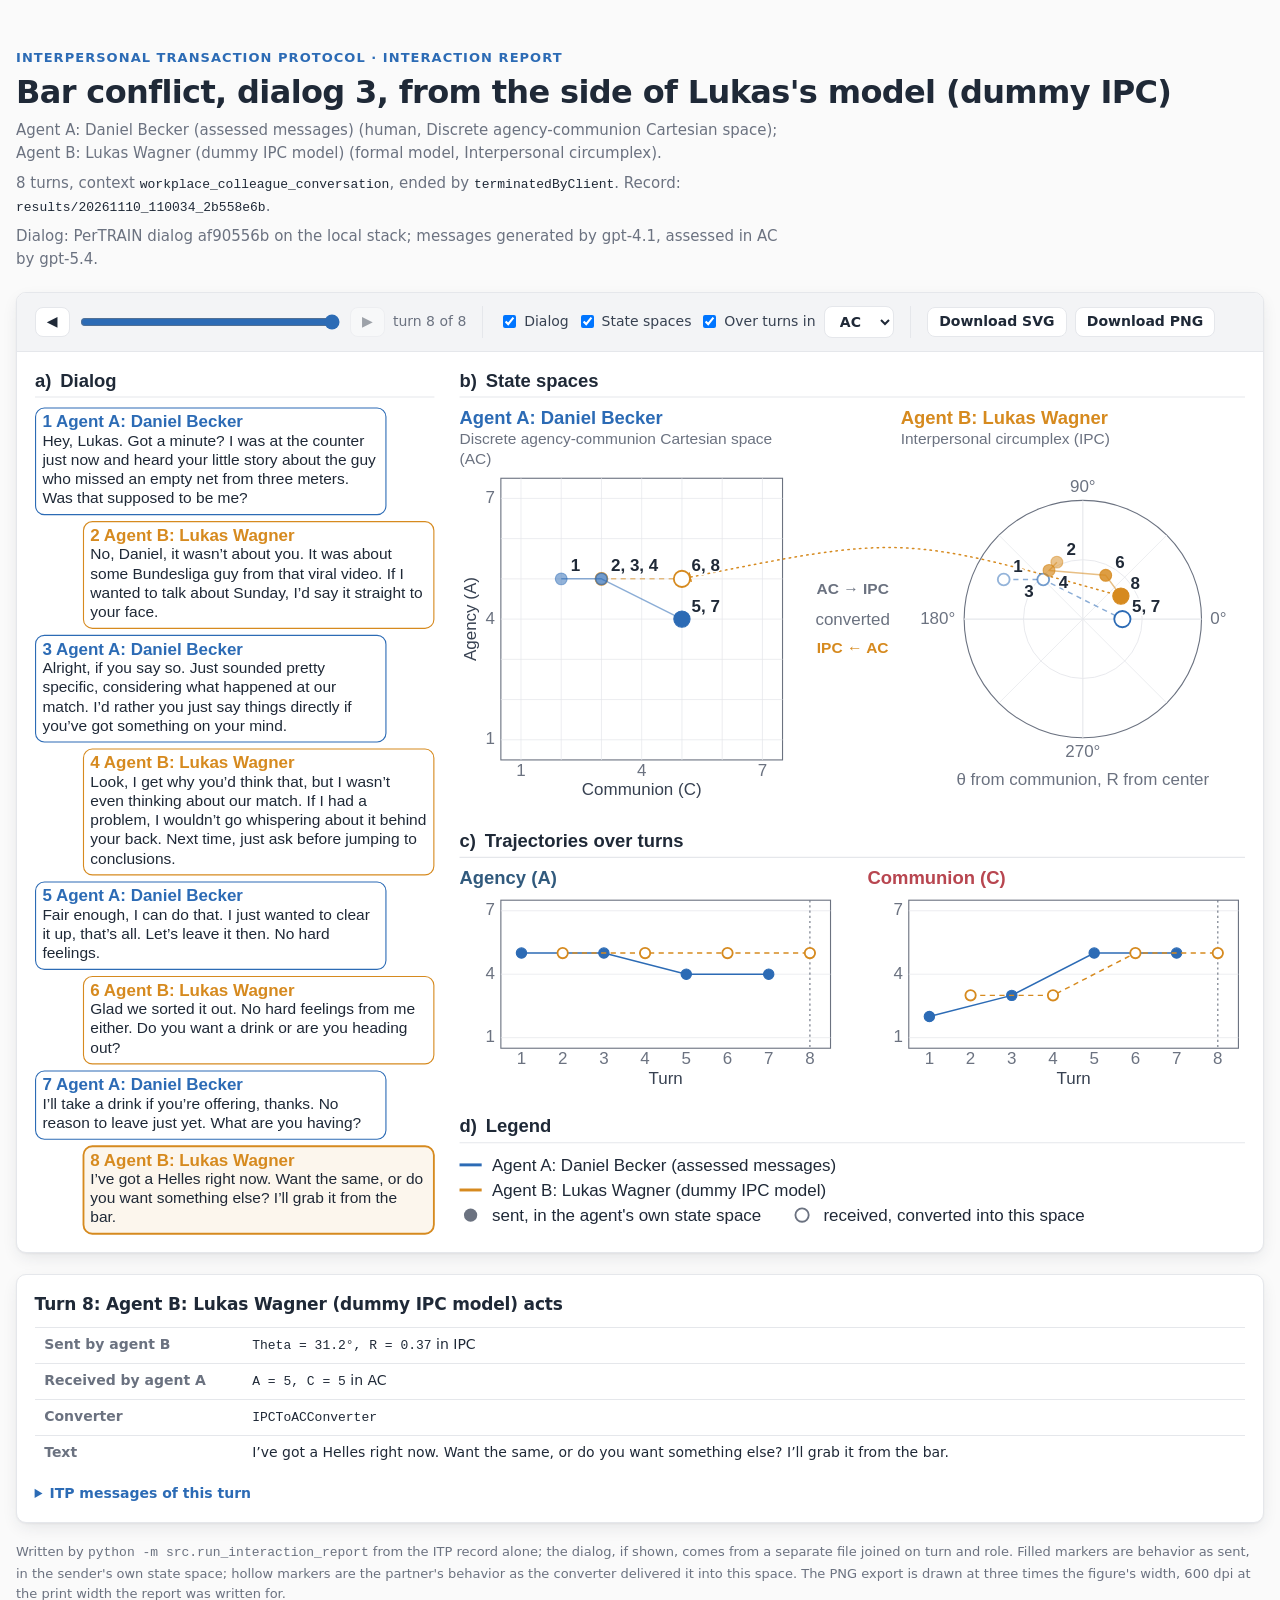
<file: examples/interaction-report/dialog3/ipc_report.html>
<!doctype html>
<html lang="en">
<head>
<meta charset="utf-8" />
<meta name="viewport" content="width=device-width, initial-scale=1" />
<title>ITP Interaction Report</title>
<!--
  Template of InteractionReport (src/visualization/InteractionReport.py).
  The data line below is replaced with the recorded interaction; everything
  else is the same in every report. One file, no dependencies, nothing
  fetched, so a written report opens from disk and can go out as a
  supplement.

  The figure is one SVG drawn by the panel functions further down. Each panel
  draws into the box the layout gives it and reads nothing but DATA and the
  selected turn, so a panel can be added without touching the others.
-->
<style>
  :root {
    color-scheme: light;
    --bg: #FAFAFA;
    --surface: #FFFFFF;
    --surface-2: #F3F4F6;
    --ink: #1F2937;
    --body: #374151;
    --muted: #6B7280;
    --line: #E5E7EB;
    --primary: #2C6BB5;
    --shadow: 0 1px 2px 0 rgba(31,41,55,.05), 0 6px 18px -4px rgba(31,41,55,.12);
    --mono: ui-monospace, "SF Mono", "SFMono-Regular", Menlo, Consolas, monospace;
    --sans: -apple-system, BlinkMacSystemFont, "Segoe UI", Roboto, system-ui, sans-serif;
  }
  /* Light only, like the flow diagrams and the dashboards: the figure is
     exported onto a white page, so the page it is read on stays white too. */
  * { box-sizing: border-box; }
  html, body { margin: 0; padding: 0; }
  body {
    background: var(--bg); color: var(--ink); font-family: var(--sans);
    line-height: 1.55; -webkit-font-smoothing: antialiased;
  }
  .wrap { max-width: 1800px; margin: 0 auto; padding: clamp(1.5rem, 4vw, 3rem) 16px; }
  .eyebrow {
    font-size: 13px; font-weight: 600; letter-spacing: .08em; text-transform: uppercase;
    color: var(--primary); margin: 0 0 6px;
  }
  h1 { font-size: clamp(1.6rem, 3vw, 2rem); line-height: 1.15; letter-spacing: -.02em; margin: 0 0 8px; }
  .lede { color: var(--muted); font-size: 15px; margin: 0; max-width: 80ch; }
  .lede + .lede { margin-top: .4rem; }
  .lede code, td code { font-family: var(--mono); font-size: 13px; color: var(--ink); }

  .card {
    background: var(--surface); border: 1px solid var(--line); border-radius: 10px;
    box-shadow: var(--shadow); margin-top: 1.3rem; overflow: hidden;
  }
  .bar {
    display: flex; align-items: center; gap: .6rem 1rem; flex-wrap: wrap;
    padding: .8rem 1.1rem; background: var(--surface-2); border-bottom: 1px solid var(--line);
  }
  .bar .group { display: flex; align-items: center; gap: .5rem; flex-wrap: wrap; }
  .bar .sep { width: 1px; align-self: stretch; background: var(--line); }
  button, select {
    font-family: var(--sans); font-size: 14px; font-weight: 600; color: var(--ink);
    background: var(--surface); border: 1px solid var(--line); border-radius: 8px;
    padding: .38rem .7rem; cursor: pointer; line-height: 1.1;
  }
  button:hover:not(:disabled) { border-color: var(--primary); color: var(--primary); }
  button:disabled { opacity: .4; cursor: default; }
  input[type=range] { width: min(260px, 50vw); accent-color: var(--primary); }
  label { font-size: 14px; color: var(--body); display: inline-flex; align-items: center; gap: .3rem; }
  label.off { color: var(--muted); }
  .count { font-size: 14px; color: var(--muted); font-variant-numeric: tabular-nums; }
  :where(a, button, select, input):focus-visible { outline: 2px solid var(--primary); outline-offset: 2px; }

  .figure { padding: 1.1rem; }
  .figure svg { display: block; width: 100%; height: auto; }

  .turn { padding: 1rem 1.1rem 1.1rem; }
  .turn h2 { font-size: 17px; margin: 0 0 .6rem; letter-spacing: -.01em; }
  .turn table { border-collapse: collapse; font-size: 14px; width: 100%; }
  .turn th, .turn td { text-align: left; padding: .4rem .6rem; border-top: 1px solid var(--line); vertical-align: top; }
  .turn th { color: var(--muted); font-weight: 600; width: 13rem; }
  details { margin-top: .8rem; }
  summary { cursor: pointer; font-size: 14px; color: var(--primary); font-weight: 600; }
  pre {
    font-family: var(--mono); font-size: 12.5px; background: var(--surface-2); border-radius: 8px;
    padding: .8rem; overflow-x: auto; margin: .6rem 0 0;
  }
  .messages { display: grid; grid-template-columns: repeat(auto-fit, minmax(320px, 1fr)); gap: .8rem; }
  .messages h3 { font-size: 13px; color: var(--muted); margin: .6rem 0 0; font-weight: 600; }
  footer { color: var(--muted); font-size: 13px; margin-top: 1.2rem; }
</style>
</head>
<body>
<div class="wrap">
  <header>
    <p class="eyebrow">Interpersonal Transaction Protocol · interaction report</p>
    <h1 id="title"></h1>
    <p class="lede" id="lede-agents"></p>
    <p class="lede" id="lede-record"></p>
    <p class="lede" id="lede-text"></p>
  </header>

  <div class="card">
    <div class="bar">
      <div class="group">
        <button type="button" id="prev" aria-label="Previous turn">◀</button>
        <input type="range" id="slider" min="1" step="1" aria-label="Turn" />
        <button type="button" id="next" aria-label="Next turn">▶</button>
        <span class="count">turn <span id="turn-n"></span> of <span id="turn-max"></span></span>
      </div>
      <span class="sep"></span>
      <div class="group" id="toggles">
        <label id="label-dialogue"><input type="checkbox" data-panel="dialogue" /> Dialog</label>
        <label><input type="checkbox" data-panel="planes" /> State spaces</label>
        <label><input type="checkbox" data-panel="dimensions" /> Over turns in</label>
        <select id="time-space" aria-label="State space drawn over turns"></select>
      </div>
      <span class="sep"></span>
      <div class="group">
        <button type="button" id="export-svg">Download SVG</button>
        <button type="button" id="export-png">Download PNG</button>
      </div>
    </div>
    <div class="figure"><svg id="figure" xmlns="http://www.w3.org/2000/svg" role="img" aria-label="Interaction figure"></svg></div>
  </div>

  <div class="card turn">
    <h2 id="turn-title"></h2>
    <table><tbody id="turn-table"></tbody></table>
    <details>
      <summary>ITP messages of this turn</summary>
      <div class="messages" id="turn-messages"></div>
    </details>
  </div>

  <footer>
    Written by <code>python -m src.run_interaction_report</code> from the ITP record alone; the dialog, if shown,
    comes from a separate file joined on turn and role. Filled markers are behavior as sent, in the sender's own
    state space; hollow markers are the partner's behavior as the converter delivered it into this space.
    The PNG export is drawn at three times the figure's width, 600 dpi at the print width the report was written for.
  </footer>
</div>

<script>
const DATA = {"sessionId": "2b558e6b-3c20-4428-bf16-9670418a03f8", "resultsFolder": "20261110_110034_2b558e6b", "context": "workplace_colleague_conversation", "status": "terminated", "endReason": "terminatedByClient", "numberOfTurns": 200, "agents": {"A": {"role": "A", "id": "51e3a3a1-e924-43a1-aef5-3772fa82bf6b", "type": "human", "model": null, "modelId": null, "stateSpace": {"id": "ac", "abbreviation": "AC", "caption": "Discrete agency-communion Cartesian space", "type": "discrete", "system": "cartesian", "dimensions": [{"key": "A", "caption": "Agency", "minimum": 1, "maximum": 7}, {"key": "C", "caption": "Communion", "minimum": 1, "maximum": 7}], "axes": {"x": "C", "y": "A"}}, "parameters": null, "label": "Daniel Becker (assessed messages)"}, "B": {"role": "B", "id": "8d1668d9-0f6a-43c8-b7b4-95bbec5ed8b6", "type": "model", "model": "Dummy interpersonal circumplex model", "modelId": "dummy-ipc", "stateSpace": {"id": "ipc", "abbreviation": "IPC", "caption": "Interpersonal circumplex", "type": "circular", "system": "polar", "dimensions": [{"key": "Theta", "caption": "Circumplex angle", "minimum": 0, "maximum": 360, "unit": "degree"}, {"key": "R", "caption": "Amplitude", "minimum": 0, "maximum": 1}], "axes": {"angle": "Theta", "radius": "R"}}, "parameters": null, "label": "Lukas Wagner (dummy IPC model)"}}, "turns": [{"turn": 1, "role": "A", "messages": {"original": {"schema_version": "0.2", "source_agent": {"id": "51e3a3a1-e924-43a1-aef5-3772fa82bf6b", "state_space": "ac", "analysis_unit": "monadic"}, "target_agent": {"id": "8d1668d9-0f6a-43c8-b7b4-95bbec5ed8b6", "state_space": "ipc", "analysis_unit": "monadic"}, "timecode": {"timestamp": "1:01", "interaction_turn": 1, "api_turn": 1, "iso_timestamp": "2026-11-10T10:00:34Z"}, "values": {"state_space": "ac", "analysis_unit": "monadic", "data": {"A": 5.0, "C": 2.0}}, "context": "workplace_colleague_conversation", "metadata": {"session_id": "2b558e6b-3c20-4428-bf16-9670418a03f8", "agent_role": "A", "agent_type": "human"}}, "converted": {"schema_version": "0.2", "source_agent": {"id": "51e3a3a1-e924-43a1-aef5-3772fa82bf6b", "state_space": "ac", "analysis_unit": "monadic"}, "target_agent": {"id": "8d1668d9-0f6a-43c8-b7b4-95bbec5ed8b6", "state_space": "ipc", "analysis_unit": "monadic"}, "timecode": {"timestamp": "1:01", "interaction_turn": 1, "api_turn": 1, "iso_timestamp": "2026-11-10T10:00:34Z"}, "values": {"state_space": "ipc", "analysis_unit": "monadic", "data": {"Theta": 153.434948822922, "R": 0.7453559924999299}}, "context": "workplace_colleague_conversation", "metadata": {"session_id": "2b558e6b-3c20-4428-bf16-9670418a03f8", "agent_role": "A", "agent_type": "human", "message_type": "converted", "conversion": {"converter": "ACToIPCConverter", "from_state_space": "ac", "to_state_space": "ipc", "from_analysis_unit": "monadic", "to_analysis_unit": "monadic"}}}}, "sent": {"stateSpace": "ac", "data": {"A": 5.0, "C": 2.0}}, "interactionTurn": 1, "received": {"stateSpace": "ipc", "data": {"Theta": 153.434948822922, "R": 0.7453559924999299}, "converter": "ACToIPCConverter"}}, {"turn": 2, "role": "B", "messages": {"original": {"schema_version": "0.2", "source_agent": {"id": "8d1668d9-0f6a-43c8-b7b4-95bbec5ed8b6", "state_space": "ipc", "analysis_unit": "monadic"}, "target_agent": {"id": "51e3a3a1-e924-43a1-aef5-3772fa82bf6b", "state_space": "ac", "analysis_unit": "monadic"}, "timecode": {"timestamp": "1:02", "interaction_turn": 1, "api_turn": 2, "iso_timestamp": "2026-11-10T10:00:34Z"}, "values": {"state_space": "ipc", "analysis_unit": "monadic", "data": {"Theta": 114.50472637775232, "R": 0.5273842837964942}}, "context": "workplace_colleague_conversation", "metadata": {"session_id": "2b558e6b-3c20-4428-bf16-9670418a03f8", "agent_role": "B", "agent_type": "model"}}, "converted": {"schema_version": "0.2", "source_agent": {"id": "8d1668d9-0f6a-43c8-b7b4-95bbec5ed8b6", "state_space": "ipc", "analysis_unit": "monadic"}, "target_agent": {"id": "51e3a3a1-e924-43a1-aef5-3772fa82bf6b", "state_space": "ac", "analysis_unit": "monadic"}, "timecode": {"timestamp": "1:02", "interaction_turn": 1, "api_turn": 2, "iso_timestamp": "2026-11-10T10:00:34Z"}, "values": {"state_space": "ac", "analysis_unit": "monadic", "data": {"A": 5, "C": 3}}, "context": "workplace_colleague_conversation", "metadata": {"session_id": "2b558e6b-3c20-4428-bf16-9670418a03f8", "agent_role": "B", "agent_type": "model", "message_type": "converted", "conversion": {"converter": "IPCToACConverter", "from_state_space": "ipc", "to_state_space": "ac", "from_analysis_unit": "monadic", "to_analysis_unit": "monadic"}}}}, "sent": {"stateSpace": "ipc", "data": {"Theta": 114.50472637775232, "R": 0.5273842837964942}}, "interactionTurn": 1, "received": {"stateSpace": "ac", "data": {"A": 5, "C": 3}, "converter": "IPCToACConverter"}}, {"turn": 3, "role": "A", "messages": {"original": {"schema_version": "0.2", "source_agent": {"id": "51e3a3a1-e924-43a1-aef5-3772fa82bf6b", "state_space": "ac", "analysis_unit": "monadic"}, "target_agent": {"id": "8d1668d9-0f6a-43c8-b7b4-95bbec5ed8b6", "state_space": "ipc", "analysis_unit": "monadic"}, "timecode": {"timestamp": "2:01", "interaction_turn": 2, "api_turn": 3, "iso_timestamp": "2026-11-10T10:00:42Z"}, "values": {"state_space": "ac", "analysis_unit": "monadic", "data": {"A": 5.0, "C": 3.0}}, "context": "workplace_colleague_conversation", "metadata": {"session_id": "2b558e6b-3c20-4428-bf16-9670418a03f8", "agent_role": "A", "agent_type": "human"}}, "converted": {"schema_version": "0.2", "source_agent": {"id": "51e3a3a1-e924-43a1-aef5-3772fa82bf6b", "state_space": "ac", "analysis_unit": "monadic"}, "target_agent": {"id": "8d1668d9-0f6a-43c8-b7b4-95bbec5ed8b6", "state_space": "ipc", "analysis_unit": "monadic"}, "timecode": {"timestamp": "2:01", "interaction_turn": 2, "api_turn": 3, "iso_timestamp": "2026-11-10T10:00:42Z"}, "values": {"state_space": "ipc", "analysis_unit": "monadic", "data": {"Theta": 135.0, "R": 0.4714045207910317}}, "context": "workplace_colleague_conversation", "metadata": {"session_id": "2b558e6b-3c20-4428-bf16-9670418a03f8", "agent_role": "A", "agent_type": "human", "message_type": "converted", "conversion": {"converter": "ACToIPCConverter", "from_state_space": "ac", "to_state_space": "ipc", "from_analysis_unit": "monadic", "to_analysis_unit": "monadic"}}}}, "sent": {"stateSpace": "ac", "data": {"A": 5.0, "C": 3.0}}, "interactionTurn": 2, "received": {"stateSpace": "ipc", "data": {"Theta": 135.0, "R": 0.4714045207910317}, "converter": "ACToIPCConverter"}}, {"turn": 4, "role": "B", "messages": {"original": {"schema_version": "0.2", "source_agent": {"id": "8d1668d9-0f6a-43c8-b7b4-95bbec5ed8b6", "state_space": "ipc", "analysis_unit": "monadic"}, "target_agent": {"id": "51e3a3a1-e924-43a1-aef5-3772fa82bf6b", "state_space": "ac", "analysis_unit": "monadic"}, "timecode": {"timestamp": "2:02", "interaction_turn": 2, "api_turn": 4, "iso_timestamp": "2026-11-10T10:00:42Z"}, "values": {"state_space": "ipc", "analysis_unit": "monadic", "data": {"Theta": 124.75236318887616, "R": 0.4993944022937629}}, "context": "workplace_colleague_conversation", "metadata": {"session_id": "2b558e6b-3c20-4428-bf16-9670418a03f8", "agent_role": "B", "agent_type": "model"}}, "converted": {"schema_version": "0.2", "source_agent": {"id": "8d1668d9-0f6a-43c8-b7b4-95bbec5ed8b6", "state_space": "ipc", "analysis_unit": "monadic"}, "target_agent": {"id": "51e3a3a1-e924-43a1-aef5-3772fa82bf6b", "state_space": "ac", "analysis_unit": "monadic"}, "timecode": {"timestamp": "2:02", "interaction_turn": 2, "api_turn": 4, "iso_timestamp": "2026-11-10T10:00:42Z"}, "values": {"state_space": "ac", "analysis_unit": "monadic", "data": {"A": 5, "C": 3}}, "context": "workplace_colleague_conversation", "metadata": {"session_id": "2b558e6b-3c20-4428-bf16-9670418a03f8", "agent_role": "B", "agent_type": "model", "message_type": "converted", "conversion": {"converter": "IPCToACConverter", "from_state_space": "ipc", "to_state_space": "ac", "from_analysis_unit": "monadic", "to_analysis_unit": "monadic"}}}}, "sent": {"stateSpace": "ipc", "data": {"Theta": 124.75236318887616, "R": 0.4993944022937629}}, "interactionTurn": 2, "received": {"stateSpace": "ac", "data": {"A": 5, "C": 3}, "converter": "IPCToACConverter"}}, {"turn": 5, "role": "A", "messages": {"original": {"schema_version": "0.2", "source_agent": {"id": "51e3a3a1-e924-43a1-aef5-3772fa82bf6b", "state_space": "ac", "analysis_unit": "monadic"}, "target_agent": {"id": "8d1668d9-0f6a-43c8-b7b4-95bbec5ed8b6", "state_space": "ipc", "analysis_unit": "monadic"}, "timecode": {"timestamp": "3:01", "interaction_turn": 3, "api_turn": 5, "iso_timestamp": "2026-11-10T10:00:50Z"}, "values": {"state_space": "ac", "analysis_unit": "monadic", "data": {"A": 4.0, "C": 5.0}}, "context": "workplace_colleague_conversation", "metadata": {"session_id": "2b558e6b-3c20-4428-bf16-9670418a03f8", "agent_role": "A", "agent_type": "human"}}, "converted": {"schema_version": "0.2", "source_agent": {"id": "51e3a3a1-e924-43a1-aef5-3772fa82bf6b", "state_space": "ac", "analysis_unit": "monadic"}, "target_agent": {"id": "8d1668d9-0f6a-43c8-b7b4-95bbec5ed8b6", "state_space": "ipc", "analysis_unit": "monadic"}, "timecode": {"timestamp": "3:01", "interaction_turn": 3, "api_turn": 5, "iso_timestamp": "2026-11-10T10:00:50Z"}, "values": {"state_space": "ipc", "analysis_unit": "monadic", "data": {"Theta": 0.0, "R": 0.3333333333333333}}, "context": "workplace_colleague_conversation", "metadata": {"session_id": "2b558e6b-3c20-4428-bf16-9670418a03f8", "agent_role": "A", "agent_type": "human", "message_type": "converted", "conversion": {"converter": "ACToIPCConverter", "from_state_space": "ac", "to_state_space": "ipc", "from_analysis_unit": "monadic", "to_analysis_unit": "monadic"}}}}, "sent": {"stateSpace": "ac", "data": {"A": 4.0, "C": 5.0}}, "interactionTurn": 3, "received": {"stateSpace": "ipc", "data": {"Theta": 0.0, "R": 0.3333333333333333}, "converter": "ACToIPCConverter"}}, {"turn": 6, "role": "B", "messages": {"original": {"schema_version": "0.2", "source_agent": {"id": "8d1668d9-0f6a-43c8-b7b4-95bbec5ed8b6", "state_space": "ipc", "analysis_unit": "monadic"}, "target_agent": {"id": "51e3a3a1-e924-43a1-aef5-3772fa82bf6b", "state_space": "ac", "analysis_unit": "monadic"}, "timecode": {"timestamp": "3:02", "interaction_turn": 3, "api_turn": 6, "iso_timestamp": "2026-11-10T10:00:50Z"}, "values": {"state_space": "ipc", "analysis_unit": "monadic", "data": {"Theta": 62.37618159443808, "R": 0.4163638678135481}}, "context": "workplace_colleague_conversation", "metadata": {"session_id": "2b558e6b-3c20-4428-bf16-9670418a03f8", "agent_role": "B", "agent_type": "model"}}, "converted": {"schema_version": "0.2", "source_agent": {"id": "8d1668d9-0f6a-43c8-b7b4-95bbec5ed8b6", "state_space": "ipc", "analysis_unit": "monadic"}, "target_agent": {"id": "51e3a3a1-e924-43a1-aef5-3772fa82bf6b", "state_space": "ac", "analysis_unit": "monadic"}, "timecode": {"timestamp": "3:02", "interaction_turn": 3, "api_turn": 6, "iso_timestamp": "2026-11-10T10:00:50Z"}, "values": {"state_space": "ac", "analysis_unit": "monadic", "data": {"A": 5, "C": 5}}, "context": "workplace_colleague_conversation", "metadata": {"session_id": "2b558e6b-3c20-4428-bf16-9670418a03f8", "agent_role": "B", "agent_type": "model", "message_type": "converted", "conversion": {"converter": "IPCToACConverter", "from_state_space": "ipc", "to_state_space": "ac", "from_analysis_unit": "monadic", "to_analysis_unit": "monadic"}}}}, "sent": {"stateSpace": "ipc", "data": {"Theta": 62.37618159443808, "R": 0.4163638678135481}}, "interactionTurn": 3, "received": {"stateSpace": "ac", "data": {"A": 5, "C": 5}, "converter": "IPCToACConverter"}}, {"turn": 7, "role": "A", "messages": {"original": {"schema_version": "0.2", "source_agent": {"id": "51e3a3a1-e924-43a1-aef5-3772fa82bf6b", "state_space": "ac", "analysis_unit": "monadic"}, "target_agent": {"id": "8d1668d9-0f6a-43c8-b7b4-95bbec5ed8b6", "state_space": "ipc", "analysis_unit": "monadic"}, "timecode": {"timestamp": "4:01", "interaction_turn": 4, "api_turn": 7, "iso_timestamp": "2026-11-10T10:00:58Z"}, "values": {"state_space": "ac", "analysis_unit": "monadic", "data": {"A": 4.0, "C": 5.0}}, "context": "workplace_colleague_conversation", "metadata": {"session_id": "2b558e6b-3c20-4428-bf16-9670418a03f8", "agent_role": "A", "agent_type": "human"}}, "converted": {"schema_version": "0.2", "source_agent": {"id": "51e3a3a1-e924-43a1-aef5-3772fa82bf6b", "state_space": "ac", "analysis_unit": "monadic"}, "target_agent": {"id": "8d1668d9-0f6a-43c8-b7b4-95bbec5ed8b6", "state_space": "ipc", "analysis_unit": "monadic"}, "timecode": {"timestamp": "4:01", "interaction_turn": 4, "api_turn": 7, "iso_timestamp": "2026-11-10T10:00:58Z"}, "values": {"state_space": "ipc", "analysis_unit": "monadic", "data": {"Theta": 0.0, "R": 0.3333333333333333}}, "context": "workplace_colleague_conversation", "metadata": {"session_id": "2b558e6b-3c20-4428-bf16-9670418a03f8", "agent_role": "A", "agent_type": "human", "message_type": "converted", "conversion": {"converter": "ACToIPCConverter", "from_state_space": "ac", "to_state_space": "ipc", "from_analysis_unit": "monadic", "to_analysis_unit": "monadic"}}}}, "sent": {"stateSpace": "ac", "data": {"A": 4.0, "C": 5.0}}, "interactionTurn": 4, "received": {"stateSpace": "ipc", "data": {"Theta": 0.0, "R": 0.3333333333333333}, "converter": "ACToIPCConverter"}}, {"turn": 8, "role": "B", "messages": {"original": {"schema_version": "0.2", "source_agent": {"id": "8d1668d9-0f6a-43c8-b7b4-95bbec5ed8b6", "state_space": "ipc", "analysis_unit": "monadic"}, "target_agent": {"id": "51e3a3a1-e924-43a1-aef5-3772fa82bf6b", "state_space": "ac", "analysis_unit": "monadic"}, "timecode": {"timestamp": "4:02", "interaction_turn": 4, "api_turn": 8, "iso_timestamp": "2026-11-10T10:00:58Z"}, "values": {"state_space": "ipc", "analysis_unit": "monadic", "data": {"Theta": 31.18809079721904, "R": 0.3748486005734407}}, "context": "workplace_colleague_conversation", "metadata": {"session_id": "2b558e6b-3c20-4428-bf16-9670418a03f8", "agent_role": "B", "agent_type": "model"}}, "converted": {"schema_version": "0.2", "source_agent": {"id": "8d1668d9-0f6a-43c8-b7b4-95bbec5ed8b6", "state_space": "ipc", "analysis_unit": "monadic"}, "target_agent": {"id": "51e3a3a1-e924-43a1-aef5-3772fa82bf6b", "state_space": "ac", "analysis_unit": "monadic"}, "timecode": {"timestamp": "4:02", "interaction_turn": 4, "api_turn": 8, "iso_timestamp": "2026-11-10T10:00:58Z"}, "values": {"state_space": "ac", "analysis_unit": "monadic", "data": {"A": 5, "C": 5}}, "context": "workplace_colleague_conversation", "metadata": {"session_id": "2b558e6b-3c20-4428-bf16-9670418a03f8", "agent_role": "B", "agent_type": "model", "message_type": "converted", "conversion": {"converter": "IPCToACConverter", "from_state_space": "ipc", "to_state_space": "ac", "from_analysis_unit": "monadic", "to_analysis_unit": "monadic"}}}}, "sent": {"stateSpace": "ipc", "data": {"Theta": 31.18809079721904, "R": 0.3748486005734407}}, "interactionTurn": 4, "received": {"stateSpace": "ac", "data": {"A": 5, "C": 5}, "converter": "IPCToACConverter"}}], "texts": {"1": "Hey, Lukas. Got a minute? I was at the counter just now and heard your little story about the guy who missed an empty net from three meters. Was that supposed to be me?", "2": "No, Daniel, it wasn’t about you. It was about some Bundesliga guy from that viral video. If I wanted to talk about Sunday, I’d say it straight to your face.", "3": "Alright, if you say so. Just sounded pretty specific, considering what happened at our match. I’d rather you just say things directly if you’ve got something on your mind.", "4": "Look, I get why you’d think that, but I wasn’t even thinking about our match. If I had a problem, I wouldn’t go whispering about it behind your back. Next time, just ask before jumping to conclusions.", "5": "Fair enough, I can do that. I just wanted to clear it up, that’s all. Let’s leave it then. No hard feelings.", "6": "Glad we sorted it out. No hard feelings from me either. Do you want a drink or are you heading out?", "7": "I’ll take a drink if you’re offering, thanks. No reason to leave just yet. What are you having?", "8": "I’ve got a Helles right now. Want the same, or do you want something else? I’ll grab it from the bar."}, "textSource": "PerTRAIN dialog af90556b on the local stack; messages generated by gpt-4.1, assessed in AC by gpt-5.4", "title": "Bar conflict, dialog 3, from the side of Lukas's model (dummy IPC)", "panels": ["dialogue", "planes", "dimensions"], "initialTurn": 8, "timeSpace": "ac", "printWidth": 8.2, "palette": {"background": "#FAFAFA", "panel": "#FFFFFF", "subtle": "#F3F4F6", "grid": "#E5E7EB", "text": "#1F2937", "body": "#374151", "muted": "#6B7280", "primary": "#2C6BB5", "agentA": "#2C6BB5", "agentB": "#D68A1F", "agency": "#315A7D", "communion": "#B84650"}};

(function () {
  "use strict";

  // Figure geometry, in SVG units: 200 per inch of print width, so 6.2 in
  // (portrait) is 1240 units and 9 in (landscape) 1800, and 22 units are
  // 7.9 pt either way; nothing that carries meaning is set below 19. The
  // dialogue keeps its share of the width, so a wider figure wraps less.
  const UNITS_PER_INCH = 200;
  const W = Math.round(UNITS_PER_INCH * DATA.printWidth);
  const FONT = "Helvetica, Arial, sans-serif";
  const MONO = "Menlo, Consolas, monospace";
  const SIZE = { title: 25, body: 21, small: 23 };
  const GAP = 34;
  // The dialogue column takes 30% to 55% of the width: the share closest to
  // 40% at which the charts over turns, stretched to end level with the
  // dialogue, stay between DIMENSIONS_H and DIMENSIONS_MAX_H (see layout).
  const DIALOGUE_SHARE = { min: 0.3, preferred: 0.4, max: 0.55, step: 0.005 };
  let dialogueW = Math.round(W * DIALOGUE_SHARE.preferred);
  const LANE_W = 130;
  // Height of the charts over turns: at least DIMENSIONS_H; with a dialogue
  // they stretch so that both columns end on one line, and the dialogue
  // widens only as far as it takes to keep them within DIMENSIONS_MAX_H.
  const DIMENSIONS_H = 270;
  const DIMENSIONS_MAX_H = 380;
  const DIALOGUE_MAX_H = 1300;
  // Every panel opens with a lettered head and a rule under it.
  const PANEL_HEAD_H = 52;
  const LEGEND_ROW = 34;
  const LEGEND_KEY = 44;
  const CARD = { padding: 10, header: 22, gap: 8, width: 0.88 };
  const PNG_SCALE = 3;

  const NS = "http://www.w3.org/2000/svg";
  const P = DATA.palette;
  const roles = Object.keys(DATA.agents).sort();
  const turns = DATA.turns;
  const lastTurn = turns[turns.length - 1].turn;
  const hasTexts = Object.keys(DATA.texts).length > 0;

  const state = {
    turn: DATA.initialTurn,
    panels: new Set(DATA.panels),
    timeSpace: DATA.timeSpace,
  };

  // ---------- helpers ----------

  function node(tag, attrs, parent) {
    const element = document.createElementNS(NS, tag);
    for (const key in attrs) {
      if (attrs[key] !== undefined && attrs[key] !== null) { element.setAttribute(key, attrs[key]); }
    }
    if (parent) { parent.appendChild(element); }
    return element;
  }

  function text(parent, x, y, content, attrs) {
    const all = Object.assign({ x: x, y: y, "font-size": SIZE.body, fill: P.body }, attrs || {});
    // A halo is its own element under the text: Word ignores paint-order, paints
    // the stroke over the fill and loses the label in its own halo.
    if (all["paint-order"] === "stroke" && all.stroke) {
      const halo = Object.assign({}, all, { fill: all.stroke });
      delete halo["paint-order"];
      node("text", halo, parent).textContent = content;
      ["stroke", "stroke-width", "stroke-linejoin", "paint-order"].forEach(function (key) { delete all[key]; });
    }
    const element = node("text", all, parent);
    element.textContent = content;
    return element;
  }

  const measureContext = document.createElement("canvas").getContext("2d");
  function measure(content, size, weight) {
    measureContext.font = (weight || "400") + " " + size + "px " + FONT;
    return measureContext.measureText(content).width;
  }

  function wrap(content, size, width) {
    const words = content.split(/\s+/).filter(Boolean);
    const lines = [];
    let line = "";
    for (const word of words) {
      const candidate = line ? line + " " + word : word;
      if (line && measure(candidate, size) > width) { lines.push(line); line = word; }
      else { line = candidate; }
    }
    if (line) { lines.push(line); }
    return lines;
  }

  // The first candidate that fits the width, at the size given; the last one
  // is taken regardless.
  function fit(candidates, size, width, weight) {
    for (const candidate of candidates) {
      if (measure(candidate, size, weight) <= width) { return candidate; }
    }
    return candidates[candidates.length - 1];
  }

  function agentColor(role) { return role === roles[0] ? P.agentA : P.agentB; }
  function partnerOf(role) { return roles.find(function (other) { return other !== role; }); }
  function describeParameters(parameters) {
    // "A: BD 2.95, IR -0.70, C: ..." and how the values were chosen.
    const values = Object.keys(parameters.values).map(function (group) {
      const entries = parameters.values[group];
      return group + ": " + Object.keys(entries).map(function (name) {
        return name + " " + entries[name].toFixed(2);
      }).join(", ");
    }).join(", ");
    const how = parameters.selection === "random" ? "drawn at random, seed " + parameters.randomSeed : "model defaults";
    const explicit = parameters.explicit || [];
    return values + " (" + (explicit.length ? "set " + explicit.join(", ") + "; others " + how : how) + ")";
  }
  // Letters follow the panels shown, in order, so a frame never skips one.
  let panelCount = 0;
  function panelHead(group, box, title) {
    const letter = String.fromCharCode(97 + panelCount++);
    const head = text(group, box.x, box.y + 24, "", { "font-size": SIZE.title, "font-weight": 700, fill: P.text });
    const tag = document.createElementNS(NS, "tspan");
    tag.textContent = letter + ")";
    head.appendChild(tag);
    // A gap by offset, because SVG collapses repeated spaces.
    const rest = document.createElementNS(NS, "tspan");
    rest.setAttribute("dx", 12);
    rest.textContent = title;
    head.appendChild(rest);
    node("line", { x1: box.x, y1: box.y + 38, x2: box.x + box.w, y2: box.y + 38, stroke: P.grid, "stroke-width": 1.5 }, group);
    return { x: box.x, y: box.y + PANEL_HEAD_H, w: box.w, h: box.h - PANEL_HEAD_H };
  }

  function shortName(role) { return DATA.agents[role].label.split(/,| \(/)[0]; }
  function agentName(role) { return "Agent " + role + ": " + DATA.agents[role].label; }

  function spaceById(id) {
    for (const role of roles) {
      if (DATA.agents[role].stateSpace.id === id) { return DATA.agents[role].stateSpace; }
    }
    return null;
  }

  function formatValue(space, key, value) {
    const dimension = space.dimensions.find(function (d) { return d.key === key; });
    if (dimension && dimension.unit === "degree") { return value.toFixed(1) + "°"; }
    return Number.isInteger(value) ? String(value) : value.toFixed(2);
  }

  function formatValues(spaceId, data) {
    const space = spaceById(spaceId);
    return Object.keys(data).map(function (key) {
      return key + " = " + (space ? formatValue(space, key, data[key]) : data[key]);
    }).join(", ");
  }

  // Where a behavior lies in its space, as math coordinates of the plane:
  // communion to the right and agency up in both kinds of space.
  function planePoint(space, data) {
    if (space.system === "polar") {
      const angle = data[space.axes.angle] * Math.PI / 180;
      const radius = data[space.axes.radius];
      return [radius * Math.cos(angle), radius * Math.sin(angle)];
    }
    return [data[space.axes.x], data[space.axes.y]];
  }

  function visibleTurns() {
    return turns.filter(function (entry) { return entry.turn <= state.turn; });
  }

  // ---------- layout ----------

  // The planes are square, so their height follows from the width they get.
  // 56 units on the left of a plane for its axis, 30 on the right for labels.
  function planeSize(width) { return Math.min((width - LANE_W) / 2 - 56 - 30, 420); }
  function planesHeight(width) { return PANEL_HEAD_H + planeHeaderHeight(width) + planeSize(width) + 60; }

  // Each plane is titled with its state space, wrapped to at most two lines.
  function planeSubtitle(role, width) {
    const space = DATA.agents[role].stateSpace;
    return wrap(space.caption + " (" + space.abbreviation + ")", SIZE.body, (width - LANE_W) / 2).slice(0, 2);
  }
  function planeHeaderHeight(width) {
    const lines = Math.max.apply(null, roles.map(function (role) { return planeSubtitle(role, width).length; }));
    return 70 + (lines - 1) * LINE_H;
  }

  // The dialogue column is sized for the whole interaction, not the selected
  // turn, so the figure keeps its height while stepping.
  function dialogueHeight() {
    // At the current dialogueW, which cardLines wraps to.
    let height = PANEL_HEAD_H;
    turns.forEach(function (entry, index) {
      height += cardHeight(entry) + (index ? CARD.gap : 0);
    });
    return Math.min(height, DIALOGUE_MAX_H);
  }

  function layout() {
    const showDialogue = state.panels.has("dialogue") && hasTexts;
    const showPlanes = state.panels.has("planes");
    const showDimensions = state.panels.has("dimensions");

    const legend = showPlanes || showDimensions;

    // The right column: planes, charts over turns, and the legend under them.
    // Everything but the charts has a height fixed by the column's width.
    function rightFixedHeight(rightW) {
      const planesH = showPlanes ? planesHeight(rightW) : 0;
      const legendH = legend ? GAP + legendHeight(rightW) : 0;
      return planesH + (showPlanes && showDimensions ? GAP : 0) + (showDimensions ? PANEL_HEAD_H : 0) + legendH;
    }

    // A wider dialogue is shorter and leaves the planes less room; a
    // narrower one is taller. The share closest to the preferred one at which
    // the charts, stretched to end level with the dialogue, keep a height
    // between DIMENSIONS_H and DIMENSIONS_MAX_H is taken, so both columns end
    // on one line. Without such a share the dialogue keeps the preferred
    // width and the taller column sets the height.
    if (showDialogue) {
      const shares = [];
      for (let share = DIALOGUE_SHARE.min; share <= DIALOGUE_SHARE.max + 1e-9; share += DIALOGUE_SHARE.step) {
        shares.push(share);
      }
      shares.sort(function (a, b) {
        return Math.abs(a - DIALOGUE_SHARE.preferred) - Math.abs(b - DIALOGUE_SHARE.preferred);
      });
      const fits = shares.find(function (share) {
        dialogueW = Math.round(W * share);
        const chartsH = dialogueHeight() - rightFixedHeight(W - dialogueW - GAP);
        return showDimensions && chartsH >= DIMENSIONS_H && chartsH <= DIMENSIONS_MAX_H;
      });
      dialogueW = Math.round(W * (fits === undefined ? DIALOGUE_SHARE.preferred : fits));
    }

    const rightX = showDialogue ? dialogueW + GAP : 0;
    const rightW = W - rightX;
    const planesH = showPlanes ? planesHeight(rightW) : 0;
    const legendH = legend ? GAP + legendHeight(rightW) : 0;
    const fixedH = rightFixedHeight(rightW);
    let height = fixedH + (showDimensions ? DIMENSIONS_H : 0);
    if (showDialogue) { height = Math.max(height, dialogueHeight()); }

    const boxes = {};
    if (showDialogue) { boxes.dialogue = { x: 0, y: 0, w: dialogueW, h: height }; }
    let y = 0;
    if (showPlanes) { boxes.planes = { x: rightX, y: y, w: rightW, h: planesH }; y += planesH + (showDimensions ? GAP : 0); }
    if (showDimensions) {
      // Spare height, when the dialogue is the tallest column, goes to the
      // charts, so both columns end on one line.
      const chartsH = Math.max(DIMENSIONS_H, height - fixedH);
      boxes.dimensions = { x: rightX, y: y, w: rightW, h: PANEL_HEAD_H + chartsH };
      y += PANEL_HEAD_H + chartsH;
    }
    if (legend) { boxes.legend = { x: rightX, y: y + GAP, w: rightW, h: legendH - GAP }; }

    return { boxes: boxes, height: height };
  }

  // ---------- panels ----------

  const LINE_H = Math.round(SIZE.body * 1.25);

  function cardLines(entry) {
    const content = DATA.texts[String(entry.turn)];
    return content ? wrap(content, SIZE.body, dialogueW * CARD.width - 2 * CARD.padding) : [];
  }

  function cardHeight(entry) {
    return CARD.padding * 2 + CARD.header + Math.max(cardLines(entry).length, 1) * LINE_H;
  }

  function drawDialogue(svg, box) {
    const group = node("g", {}, svg);
    panelHead(group, box, "Dialog");

    const padding = CARD.padding;
    const cardW = box.w * CARD.width;
    const lineH = LINE_H;
    const top = box.y + PANEL_HEAD_H;
    const bottom = box.y + box.h;
    const gap = CARD.gap;

    // The newest turns are kept; earlier ones give way when the column is full.
    const cards = visibleTurns().map(function (entry) {
      return { entry: entry, lines: cardLines(entry), height: cardHeight(entry) };
    });

    const shown = [];
    let used = 0;
    for (let index = cards.length - 1; index >= 0; index -= 1) {
      const needed = cards[index].height + (shown.length ? gap : 0);
      if (used + needed > bottom - top - (index > 0 ? 30 : 0)) { break; }
      shown.unshift(cards[index]);
      used += needed;
    }

    let y = top;
    const hidden = cards.length - shown.length;
    if (hidden > 0) {
      text(group, box.x, y + 18, (hidden === 1 ? "Turn 1" : "Turns 1–" + hidden) + " above, not shown", {
        "font-size": SIZE.small, fill: P.muted, "font-style": "italic",
      });
      y += 30;
    }

    for (const card of shown) {
      const role = card.entry.role;
      const color = agentColor(role);
      const current = card.entry.turn === state.turn;
      const x = role === roles[0] ? box.x : box.x + box.w - cardW;

      node("rect", {
        x: x + 0.75, y: y + 0.75, width: cardW - 1.5, height: card.height - 1.5, rx: 12,
        fill: current ? color : P.panel, "fill-opacity": current ? 0.08 : 1,
        stroke: color, "stroke-width": current ? 2.5 : 1.5,
      }, group);
      // Only the name, the part of the label before the first comma or
      // bracket: what steers the agent is said once, in the legend.
      const header = fit([
        card.entry.turn + "  Agent " + role + ": " + shortName(role),
        card.entry.turn + "  Agent " + role,
      ], SIZE.small, cardW - 2 * padding, "700");
      text(group, x + padding, y + padding + 17, header, {
        "font-size": SIZE.small, "font-weight": 700, fill: color,
      });
      if (card.lines.length) {
        card.lines.forEach(function (line, index) {
          text(group, x + padding, y + padding + CARD.header + (index + 1) * lineH - 6, line, { fill: P.text });
        });
      } else {
        // A model's last turn without text is the state it set for a message the
        // ended dialog never sent (an agent whose partner opened the dialog ends one
        // message later than the dialog); any other missing text is just missing.
        const agent = DATA.agents && DATA.agents[role];
        const unsent = card.entry.turn === lastTurn && agent && agent.type === "model" && DATA.status !== "running";
        text(group, x + padding, y + padding + CARD.header + lineH - 6, unsent ? "Not sent: the dialog had ended" : "No text for this turn", {
          fill: P.muted, "font-style": "italic",
        });
      }
      y += card.height + gap;
    }
  }

  function drawPlanes(svg, outer) {
    const group = node("g", {}, svg);
    const box = panelHead(group, outer, "State spaces");
    const lane = LANE_W;
    const blockW = (box.w - lane) / 2;
    const plotTop = box.y + planeHeaderHeight(box.w);
    const size = planeSize(box.w);
    const frames = {};

    roles.forEach(function (role, index) {
      const x0 = box.x + index * (blockW + lane);
      const space = DATA.agents[role].stateSpace;
      text(group, x0, box.y + 22, fit([
        "Agent " + role + ": " + shortName(role), "Agent " + role,
      ], SIZE.title, blockW, "700"), {
        "font-size": SIZE.title, "font-weight": 700, fill: agentColor(role),
      });
      planeSubtitle(role, box.w).forEach(function (line, index) {
        text(group, x0, box.y + 50 + index * LINE_H, line, { fill: P.muted });
      });
      frames[role] = drawPlane(group, space, { x: x0 + 56, y: plotTop, size: size });
    });

    // The behavior of the selected turn, from where it was sent to where the
    // converter delivered it in the partner's space.
    const entry = turns.find(function (t) { return t.turn === state.turn; });
    const from = frames[entry.role];
    const to = frames[partnerOf(entry.role)];
    const start = from.toScreen(planePoint(from.space, entry.sent.data));
    const end = to.toScreen(planePoint(to.space, entry.received.data));
    const color = agentColor(entry.role);
    const mid = (start[0] + end[0]) / 2;
    const lift = Math.min(start[1], end[1]) - 60;

    node("path", {
      d: "M" + start[0] + "," + start[1] + " C" + mid + "," + lift + " " + mid + "," + lift + " " + end[0] + "," + end[1],
      fill: "none", stroke: color, "stroke-width": 2, "stroke-dasharray": "2 6", "stroke-linecap": "round",
      "marker-end": "url(#arrow-" + entry.role + ")",
    }, group);

    // The lane names the conversion in both directions, on a halo, because
    // the arrow above may cross it.
    const halo = { stroke: P.panel, "stroke-width": 8, "stroke-linejoin": "round", "paint-order": "stroke" };
    const laneX = box.x + blockW + lane / 2;
    const laneY = plotTop + size / 2;
    roles.forEach(function (role, index) {
      const sample = turns.find(function (t) { return t.role === role; });
      if (!sample) { return; }
      const fromSpace = spaceById(sample.sent.stateSpace);
      const toSpace = spaceById(sample.received.stateSpace);
      const y = laneY + (index === 0 ? -34 : 46);
      const arrow = index === 0 ? "→" : "←";
      const active = entry.role === role;
      text(group, laneX, y, fromSpace.abbreviation + " " + arrow + " " + toSpace.abbreviation, {
        "text-anchor": "middle", "font-weight": 700, fill: active ? agentColor(role) : P.muted, ...halo,
      });
    });
    text(group, laneX, laneY + 8, "converted", { "text-anchor": "middle", "font-size": SIZE.small, fill: P.muted, ...halo });

    // Behaviors, oldest first, so the newest lie on top.
    roles.forEach(function (role) {
      const frame = frames[role];
      const own = visibleTurns().filter(function (t) { return t.role === role; });
      const partner = visibleTurns().filter(function (t) { return t.role !== role; });
      drawPath(group, frame, partner.map(function (t) { return { turn: t.turn, data: t.received.data }; }), agentColor(partnerOf(role)), true);
      drawPath(group, frame, own.map(function (t) { return { turn: t.turn, data: t.sent.data }; }), agentColor(role), false);
      drawTurnLabels(group, frame, own.map(function (t) { return { turn: t.turn, data: t.sent.data, role: role }; })
        .concat(partner.map(function (t) { return { turn: t.turn, data: t.received.data, role: t.role }; })));
    });
  }

  function drawPlane(group, space, frame) {
    const s = frame.size;
    const cx = frame.x + s / 2;
    const cy = frame.y + s / 2;
    let toScreen;

    if (space.system === "polar") {
      const radiusDimension = space.dimensions.find(function (d) { return d.key === space.axes.radius; });
      const maximum = radiusDimension.maximum;
      const r = s / 2 - 30;
      toScreen = function (point) { return [cx + point[0] / maximum * r, cy - point[1] / maximum * r]; };

      node("circle", { cx: cx, cy: cy, r: r, fill: P.panel, stroke: P.muted, "stroke-width": 1.5 }, group);
      node("circle", { cx: cx, cy: cy, r: r / 2, fill: "none", stroke: P.grid, "stroke-width": 1.2 }, group);
      for (let degree = 0; degree < 360; degree += 45) {
        const angle = degree * Math.PI / 180;
        node("line", {
          x1: cx, y1: cy, x2: cx + r * Math.cos(angle), y2: cy - r * Math.sin(angle),
          stroke: P.grid, "stroke-width": degree % 90 === 0 ? 1.5 : 1,
        }, group);
      }
      text(group, cx + r + 12, cy + 7, "0°", { "font-size": SIZE.small, fill: P.muted });
      text(group, cx, cy - r - 12, "90°", { "font-size": SIZE.small, fill: P.muted, "text-anchor": "middle" });
      text(group, cx - r - 12, cy + 7, "180°", { "font-size": SIZE.small, fill: P.muted, "text-anchor": "end" });
      text(group, cx, cy + r + 26, "270°", { "font-size": SIZE.small, fill: P.muted, "text-anchor": "middle" });
      // Centred under the circle, so it may use twice the room to its right.
      const caption = fit([
        "θ from communion toward agency, R from center",
        "θ from communion, R from center",
        "θ, R from center",
      ], SIZE.small, 2 * (W - cx) - 8);
      text(group, cx, frame.y + s + 34, caption, {
        "font-size": SIZE.small, fill: P.muted, "text-anchor": "middle",
      });
    } else {
      const dimension = function (key) { return space.dimensions.find(function (d) { return d.key === key; }); };
      const xd = dimension(space.axes.x);
      const yd = dimension(space.axes.y);
      const discrete = space.type === "discrete";
      const pad = discrete ? 0.5 : 0;
      const xs = [xd.minimum - pad, xd.maximum + pad];
      const ys = [yd.minimum - pad, yd.maximum + pad];
      toScreen = function (point) {
        return [
          frame.x + (point[0] - xs[0]) / (xs[1] - xs[0]) * s,
          frame.y + s - (point[1] - ys[0]) / (ys[1] - ys[0]) * s,
        ];
      };

      node("rect", { x: frame.x, y: frame.y, width: s, height: s, fill: P.panel, stroke: P.muted, "stroke-width": 1.5 }, group);
      if (discrete && xd.maximum - xd.minimum <= 12) {
        for (let value = xd.minimum; value <= xd.maximum; value += 1) {
          const p = toScreen([value, ys[0]]);
          node("line", { x1: p[0], y1: frame.y, x2: p[0], y2: frame.y + s, stroke: P.grid, "stroke-width": 1 }, group);
        }
        for (let value = yd.minimum; value <= yd.maximum; value += 1) {
          const p = toScreen([xs[0], value]);
          node("line", { x1: frame.x, y1: p[1], x2: frame.x + s, y2: p[1], stroke: P.grid, "stroke-width": 1 }, group);
        }
      }
      const xMid = (xd.minimum + xd.maximum) / 2;
      const yMid = (yd.minimum + yd.maximum) / 2;
      [xd.minimum, xMid, xd.maximum].forEach(function (value) {
        const p = toScreen([value, ys[0]]);
        text(group, p[0], frame.y + s + 22, String(value), { "font-size": SIZE.small, fill: P.muted, "text-anchor": "middle" });
      });
      [yd.minimum, yMid, yd.maximum].forEach(function (value) {
        const p = toScreen([xs[0], value]);
        text(group, frame.x - 8, p[1] + 6, String(value), { "font-size": SIZE.small, fill: P.muted, "text-anchor": "end" });
      });
      text(group, frame.x + s / 2, frame.y + s + 48, xd.caption + " (" + xd.key + ")", {
        "font-size": SIZE.small, fill: P.body, "text-anchor": "middle",
      });
      const yLabel = text(group, 0, 0, yd.caption + " (" + yd.key + ")", {
        "font-size": SIZE.small, fill: P.body, "text-anchor": "middle",
      });
      yLabel.setAttribute("transform", "translate(" + (frame.x - 34) + "," + (frame.y + s / 2) + ") rotate(-90)");
    }

    return { space: space, toScreen: toScreen };
  }

  function drawPath(group, frame, points, color, hollow) {
    if (!points.length) { return; }
    const screen = points.map(function (p) { return frame.toScreen(planePoint(frame.space, p.data)); });
    if (screen.length > 1) {
      node("polyline", {
        points: screen.map(function (p) { return p.join(","); }).join(" "),
        fill: "none", stroke: color, "stroke-width": 2, "stroke-opacity": 0.55,
        "stroke-dasharray": hollow ? "7 6" : null, "stroke-linejoin": "round",
      }, group);
    }
    screen.forEach(function (p, index) {
      const newest = index === screen.length - 1;
      const opacity = 0.35 + 0.65 * (index + 1) / screen.length;
      node("circle", {
        cx: p[0], cy: p[1], r: newest ? 11 : 8,
        fill: hollow ? P.panel : color, "fill-opacity": hollow ? 1 : opacity,
        stroke: color, "stroke-opacity": opacity, "stroke-width": hollow ? 2.5 : 1.5,
      }, group);
    });
  }

  // Turn numbers beside the markers. Behaviors that fall on the same point,
  // common in a discrete space, share one label.
  function drawTurnLabels(group, frame, points) {
    const spots = new Map();
    points.forEach(function (p) {
      const screen = frame.toScreen(planePoint(frame.space, p.data));
      const key = Math.round(screen[0]) + ":" + Math.round(screen[1]);
      if (!spots.has(key)) { spots.set(key, { screen: screen, turns: [] }); }
      spots.get(key).turns.push(p.turn);
    });
    // Each label takes the first of four places beside its marker that no
    // earlier label occupies.
    const placed = [];
    const places = [[13, -10, "start"], [13, 24, "start"], [-13, -10, "end"], [-13, 24, "end"]];
    spots.forEach(function (spot) {
      spot.turns.sort(function (a, b) { return a - b; });
      const content = spot.turns.join(", ");
      // The halo drawn behind each label makes it wider than its glyphs.
      const width = measure(content, SIZE.small, "600") + 8;
      let chosen = places[0];
      let rect = null;
      for (const place of places) {
        const left = spot.screen[0] + place[0] - (place[2] === "end" ? width : 0);
        const candidate = { x: left, y: spot.screen[1] + place[1] - SIZE.small, w: width, h: SIZE.small + 2 };
        const clash = placed.some(function (other) {
          return candidate.x < other.x + other.w && other.x < candidate.x + candidate.w &&
            candidate.y < other.y + other.h && other.y < candidate.y + candidate.h;
        });
        if (!clash) { chosen = place; rect = candidate; break; }
      }
      if (!rect) {
        rect = { x: spot.screen[0] + chosen[0], y: spot.screen[1] + chosen[1] - SIZE.small, w: width, h: SIZE.small + 2 };
      }
      placed.push(rect);
      text(group, spot.screen[0] + chosen[0], spot.screen[1] + chosen[1], content, {
        "font-size": SIZE.small, fill: P.text, "font-weight": 600, "text-anchor": chosen[2],
        stroke: P.panel, "stroke-width": 4, "paint-order": "stroke",
      });
    });
  }

  function drawDimensions(svg, outer) {
    const group = node("g", {}, svg);
    const space = spaceById(state.timeSpace);
    const box = panelHead(group, outer, "Trajectories over turns");
    const owner = roles.find(function (role) { return DATA.agents[role].stateSpace.id === space.id; });
    const count = space.dimensions.length;
    const chartGap = 40;
    const chartW = (box.w - chartGap * (count - 1)) / count;

    // The panel head names the space, so a chart title names its dimension.
    const names = space.dimensions.map(function (d) { return d.caption + " (" + d.key + ")"; });

    space.dimensions.forEach(function (dimension, index) {
      const x0 = box.x + index * (chartW + chartGap);
      const plot = { x: x0 + 56, y: box.y + 44, w: chartW - 66, h: box.h - 44 - 56 };
      const caption = dimension.caption.toLowerCase();
      const titleColor = caption === "agency" ? P.agency : caption === "communion" ? P.communion : P.text;
      text(group, x0, box.y + 22, names[index], { "font-size": SIZE.title, "font-weight": 700, fill: titleColor });

      const pad = space.type === "discrete" ? 0.5 : 0;
      const yMin = dimension.minimum - pad;
      const yMax = dimension.maximum + pad;
      const toX = function (turn) { return plot.x + (turn - 0.5) / lastTurn * plot.w; };
      const toY = function (value) { return plot.y + plot.h - (value - yMin) / (yMax - yMin) * plot.h; };

      node("rect", { x: plot.x, y: plot.y, width: plot.w, height: plot.h, fill: P.panel, stroke: P.muted, "stroke-width": 1.5 }, group);
      const mid = (dimension.minimum + dimension.maximum) / 2;
      [dimension.minimum, mid, dimension.maximum].forEach(function (value) {
        node("line", { x1: plot.x, y1: toY(value), x2: plot.x + plot.w, y2: toY(value), stroke: P.grid, "stroke-width": 1 }, group);
        text(group, plot.x - 8, toY(value) + 6, String(value), { "font-size": SIZE.small, fill: P.muted, "text-anchor": "end" });
      });
      for (let turn = 1; turn <= lastTurn; turn += 1) {
        text(group, toX(turn), plot.y + plot.h + 22, String(turn), { "font-size": SIZE.small, fill: P.muted, "text-anchor": "middle" });
      }
      text(group, plot.x + plot.w / 2, plot.y + plot.h + 48, "Turn", { "font-size": SIZE.small, fill: P.body, "text-anchor": "middle" });

      node("line", {
        x1: toX(state.turn), y1: plot.y, x2: toX(state.turn), y2: plot.y + plot.h,
        stroke: P.muted, "stroke-width": 1.5, "stroke-dasharray": "3 4",
      }, group);

      // The owner of this space as it sent, the partner as it was converted.
      // An angle is circular: it is undefined at radius 0, and a step across
      // 0/360 is short, so the line breaks there instead of crossing the chart.
      const isAngle = space.system === "polar" && dimension.key === space.axes.angle;
      roles.forEach(function (role) {
        const hollow = role !== owner;
        let points = visibleTurns().filter(function (t) { return t.role === role; }).map(function (t) {
          const values = hollow ? t.received : t.sent;
          return { value: values.data[dimension.key], radius: isAngle ? values.data[space.axes.radius] : 1, turn: t.turn };
        }).filter(function (p) { return p.radius > 0; }).map(function (p) {
          return { xy: [toX(p.turn), toY(p.value)], value: p.value };
        });
        const color = agentColor(role);
        const segments = [[]];
        points.forEach(function (p, index) {
          if (index > 0 && isAngle && Math.abs(p.value - points[index - 1].value) > 180) { segments.push([]); }
          segments[segments.length - 1].push(p.xy);
        });
        segments.filter(function (segment) { return segment.length > 1; }).forEach(function (segment) {
          node("polyline", {
            points: segment.map(function (p) { return p.join(","); }).join(" "), fill: "none",
            stroke: color, "stroke-width": 2, "stroke-dasharray": hollow ? "7 6" : null,
          }, group);
        });
        points = points.map(function (p) { return p.xy; });
        points.forEach(function (p) {
          node("circle", {
            cx: p[0], cy: p[1], r: 7, fill: hollow ? P.panel : color, stroke: color, "stroke-width": hollow ? 2.5 : 1.5,
          }, group);
        });
      });
    });
  }

  // Legend entries: a key drawn in 30 units, then its label. Entries flow
  // into a second row when one row is not wide enough.
  // The legend sits under the charts: one row per agent, its full label
  // wrapped to the column, then the two marker kinds side by side.
  function legendAgentLines(role, width) {
    return wrap(agentName(role), SIZE.small, width - LEGEND_KEY);
  }

  const MARKERS = [
    { label: "sent, in the agent's own state space", filled: true },
    { label: "received, converted into this space", filled: false },
  ];

  // The marker kinds side by side where they fit, else one per row.
  function markerRows(width) {
    const rows = [[]];
    let x = 0;
    MARKERS.forEach(function (marker) {
      const itemW = LEGEND_KEY + measure(marker.label, SIZE.small);
      if (x > 0 && x + itemW > width) { rows.push([]); x = 0; }
      rows[rows.length - 1].push({ marker: marker, x: x });
      x += itemW + 40;
    });
    return rows;
  }

  function legendHeight(width) {
    let rows = markerRows(width).length;
    roles.forEach(function (role) { rows += legendAgentLines(role, width).length; });
    return PANEL_HEAD_H + rows * LEGEND_ROW + 8;
  }

  function drawLegend(svg, outer) {
    const group = node("g", {}, svg);
    const box = panelHead(group, outer, "Legend");
    let baseline = box.y + 24;
    roles.forEach(function (role) {
      node("line", { x1: box.x, y1: baseline - 8, x2: box.x + 30, y2: baseline - 8, stroke: agentColor(role), "stroke-width": 4 }, group);
      legendAgentLines(role, box.w).forEach(function (line, index) {
        text(group, box.x + LEGEND_KEY, baseline + index * LEGEND_ROW, line, { "font-size": SIZE.small, fill: P.text });
      });
      baseline += legendAgentLines(role, box.w).length * LEGEND_ROW;
    });
    markerRows(box.w).forEach(function (row) {
      row.forEach(function (entry) {
        const x = box.x + entry.x;
        node("circle", {
          cx: x + 15, cy: baseline - 8, r: 9,
          fill: entry.marker.filled ? P.muted : P.panel, stroke: P.muted, "stroke-width": entry.marker.filled ? 0 : 2.5,
        }, group);
        text(group, x + LEGEND_KEY, baseline, entry.marker.label, { "font-size": SIZE.small, fill: P.text });
      });
      baseline += LEGEND_ROW;
    });
  }

  // ---------- page ----------

  const svg = document.getElementById("figure");

  function draw() {
    const plan = layout();
    panelCount = 0;
    while (svg.firstChild) { svg.removeChild(svg.firstChild); }
    svg.setAttribute("viewBox", "0 0 " + W + " " + Math.max(plan.height, 1));
    svg.setAttribute("font-family", FONT);

    const defs = node("defs", {}, svg);
    roles.forEach(function (role) {
      const marker = node("marker", {
        id: "arrow-" + role, viewBox: "0 0 10 10", refX: 9, refY: 5, markerWidth: 7, markerHeight: 7, orient: "auto-start-reverse",
      }, defs);
      node("path", { d: "M0,0 L10,5 L0,10 z", fill: agentColor(role) }, marker);
    });
    node("rect", { x: 0, y: 0, width: W, height: plan.height, fill: "#FFFFFF" }, svg);

    if (plan.boxes.dialogue) { drawDialogue(svg, plan.boxes.dialogue); }
    if (plan.boxes.planes) { drawPlanes(svg, plan.boxes.planes); }
    if (plan.boxes.dimensions) { drawDimensions(svg, plan.boxes.dimensions); }
    if (plan.boxes.legend) { drawLegend(svg, plan.boxes.legend); }

    describeTurn();
  }

  function describeTurn() {
    const entry = turns.find(function (t) { return t.turn === state.turn; });
    const partner = partnerOf(entry.role);
    document.getElementById("turn-n").textContent = state.turn;
    document.getElementById("turn-title").textContent = "Turn " + entry.turn + ": " + agentName(entry.role) + " acts";

    const rows = [
      ["Sent by agent " + entry.role, "<code>" + escape(formatValues(entry.sent.stateSpace, entry.sent.data)) + "</code> in " + escape(spaceById(entry.sent.stateSpace).abbreviation)],
      ["Received by agent " + partner, "<code>" + escape(formatValues(entry.received.stateSpace, entry.received.data)) + "</code> in " + escape(spaceById(entry.received.stateSpace).abbreviation)],
      ["Converter", entry.received.converter ? "<code>" + escape(entry.received.converter) + "</code>" : "none, both agents speak this space"],
    ];
    if (hasTexts) {
      rows.push(["Text", escape(DATA.texts[String(entry.turn)] || "none for this turn")]);
    }
    document.getElementById("turn-table").innerHTML = rows.map(function (row) {
      return "<tr><th>" + escape(row[0]) + "</th><td>" + row[1] + "</td></tr>";
    }).join("");

    const messages = document.getElementById("turn-messages");
    messages.innerHTML = "";
    ["original", "converted"].forEach(function (kind) {
      const message = entry.messages[kind];
      if (!message) { return; }
      const holder = document.createElement("div");
      const heading = document.createElement("h3");
      heading.textContent = kind === "original" ? "As sent" : "As delivered";
      const pre = document.createElement("pre");
      pre.textContent = JSON.stringify(message, null, 2);
      holder.appendChild(heading);
      holder.appendChild(pre);
      messages.appendChild(holder);
    });

    document.getElementById("slider").value = state.turn;
    document.getElementById("prev").disabled = state.turn <= 1;
    document.getElementById("next").disabled = state.turn >= lastTurn;
  }

  function escape(value) {
    return String(value).replace(/[&<>"]/g, function (c) {
      return { "&": "&amp;", "<": "&lt;", ">": "&gt;", '"': "&quot;" }[c];
    });
  }

  function show(turn) {
    state.turn = Math.min(Math.max(turn, 1), lastTurn);
    draw();
  }

  // ---------- export ----------

  function serialize() {
    const copy = svg.cloneNode(true);
    const box = svg.viewBox.baseVal;
    copy.setAttribute("xmlns", NS);
    copy.setAttribute("width", String(box.width));
    copy.setAttribute("height", String(box.height));
    return '<?xml version="1.0" encoding="UTF-8"?>\n' + new XMLSerializer().serializeToString(copy);
  }

  function save(blob, name) {
    const link = document.createElement("a");
    link.href = URL.createObjectURL(blob);
    link.download = name;
    document.body.appendChild(link);
    link.click();
    link.remove();
    setTimeout(function () { URL.revokeObjectURL(link.href); }, 1000);
  }

  function fileStem() {
    return "itp_interaction_" + (DATA.resultsFolder || "report") + "_turn" + state.turn;
  }

  function exportSvg() {
    save(new Blob([serialize()], { type: "image/svg+xml" }), fileStem() + ".svg");
  }

  function exportPng() {
    const box = svg.viewBox.baseVal;
    const image = new Image();
    image.onload = function () {
      const canvas = document.createElement("canvas");
      canvas.width = box.width * PNG_SCALE;
      canvas.height = box.height * PNG_SCALE;
      const context = canvas.getContext("2d");
      context.fillStyle = "#FFFFFF";
      context.fillRect(0, 0, canvas.width, canvas.height);
      context.drawImage(image, 0, 0, canvas.width, canvas.height);
      canvas.toBlob(function (blob) { save(blob, fileStem() + ".png"); }, "image/png");
    };
    image.src = "data:image/svg+xml;charset=utf-8," + encodeURIComponent(serialize());
  }

  // ---------- wiring ----------

  document.title = DATA.title;
  document.getElementById("title").textContent = DATA.title;
  document.getElementById("lede-agents").textContent = roles.map(function (role) {
    const agent = DATA.agents[role];
    return agentName(role) + " (" + (agent.type === "human" ? "human" : "formal model") + ", " + agent.stateSpace.caption +
      (agent.parameters ? "; " + describeParameters(agent.parameters) : "") + ")";
  }).join("; ") + ".";
  document.getElementById("lede-record").innerHTML = escape(lastTurn + " turns") +
    (DATA.context ? ", context <code>" + escape(DATA.context) + "</code>" : "") +
    (DATA.endReason ? ", ended by <code>" + escape(DATA.endReason) + "</code>" : "") +
    (DATA.resultsFolder ? ". Record: <code>results/" + escape(DATA.resultsFolder) + "</code>" : "") + ".";
  document.getElementById("lede-text").textContent = hasTexts
    ? "Dialog: " + (DATA.textSource || "supplied beside the record") + "."
    : "No dialog file was attached; the ITP record holds numbers only.";

  const slider = document.getElementById("slider");
  slider.max = String(lastTurn);
  slider.addEventListener("input", function () { show(Number(slider.value)); });
  document.getElementById("turn-max").textContent = lastTurn;
  document.getElementById("prev").addEventListener("click", function () { show(state.turn - 1); });
  document.getElementById("next").addEventListener("click", function () { show(state.turn + 1); });
  document.addEventListener("keydown", function (event) {
    if (event.target && /^(INPUT|TEXTAREA|SELECT)$/.test(event.target.tagName) && event.target !== slider) { return; }
    if (event.key === "ArrowLeft") { show(state.turn - 1); event.preventDefault(); }
    if (event.key === "ArrowRight") { show(state.turn + 1); event.preventDefault(); }
  });

  document.querySelectorAll("#toggles input[data-panel]").forEach(function (box) {
    const panel = box.dataset.panel;
    box.checked = state.panels.has(panel) && (panel !== "dialogue" || hasTexts);
    if (panel === "dialogue" && !hasTexts) {
      box.disabled = true;
      document.getElementById("label-dialogue").classList.add("off");
      document.getElementById("label-dialogue").title = "No dialog file was attached to this report.";
    }
    box.addEventListener("change", function () {
      if (box.checked) { state.panels.add(panel); } else { state.panels.delete(panel); }
      draw();
    });
  });

  const select = document.getElementById("time-space");
  const seen = new Set();
  roles.forEach(function (role) {
    const space = DATA.agents[role].stateSpace;
    if (seen.has(space.id)) { return; }
    seen.add(space.id);
    const option = document.createElement("option");
    option.value = space.id;
    option.textContent = space.abbreviation;
    select.appendChild(option);
  });
  select.value = state.timeSpace;
  select.addEventListener("change", function () { state.timeSpace = select.value; draw(); });

  document.getElementById("export-svg").addEventListener("click", exportSvg);
  document.getElementById("export-png").addEventListener("click", exportPng);

  draw();
})();
</script>
</body>
</html>
</file>
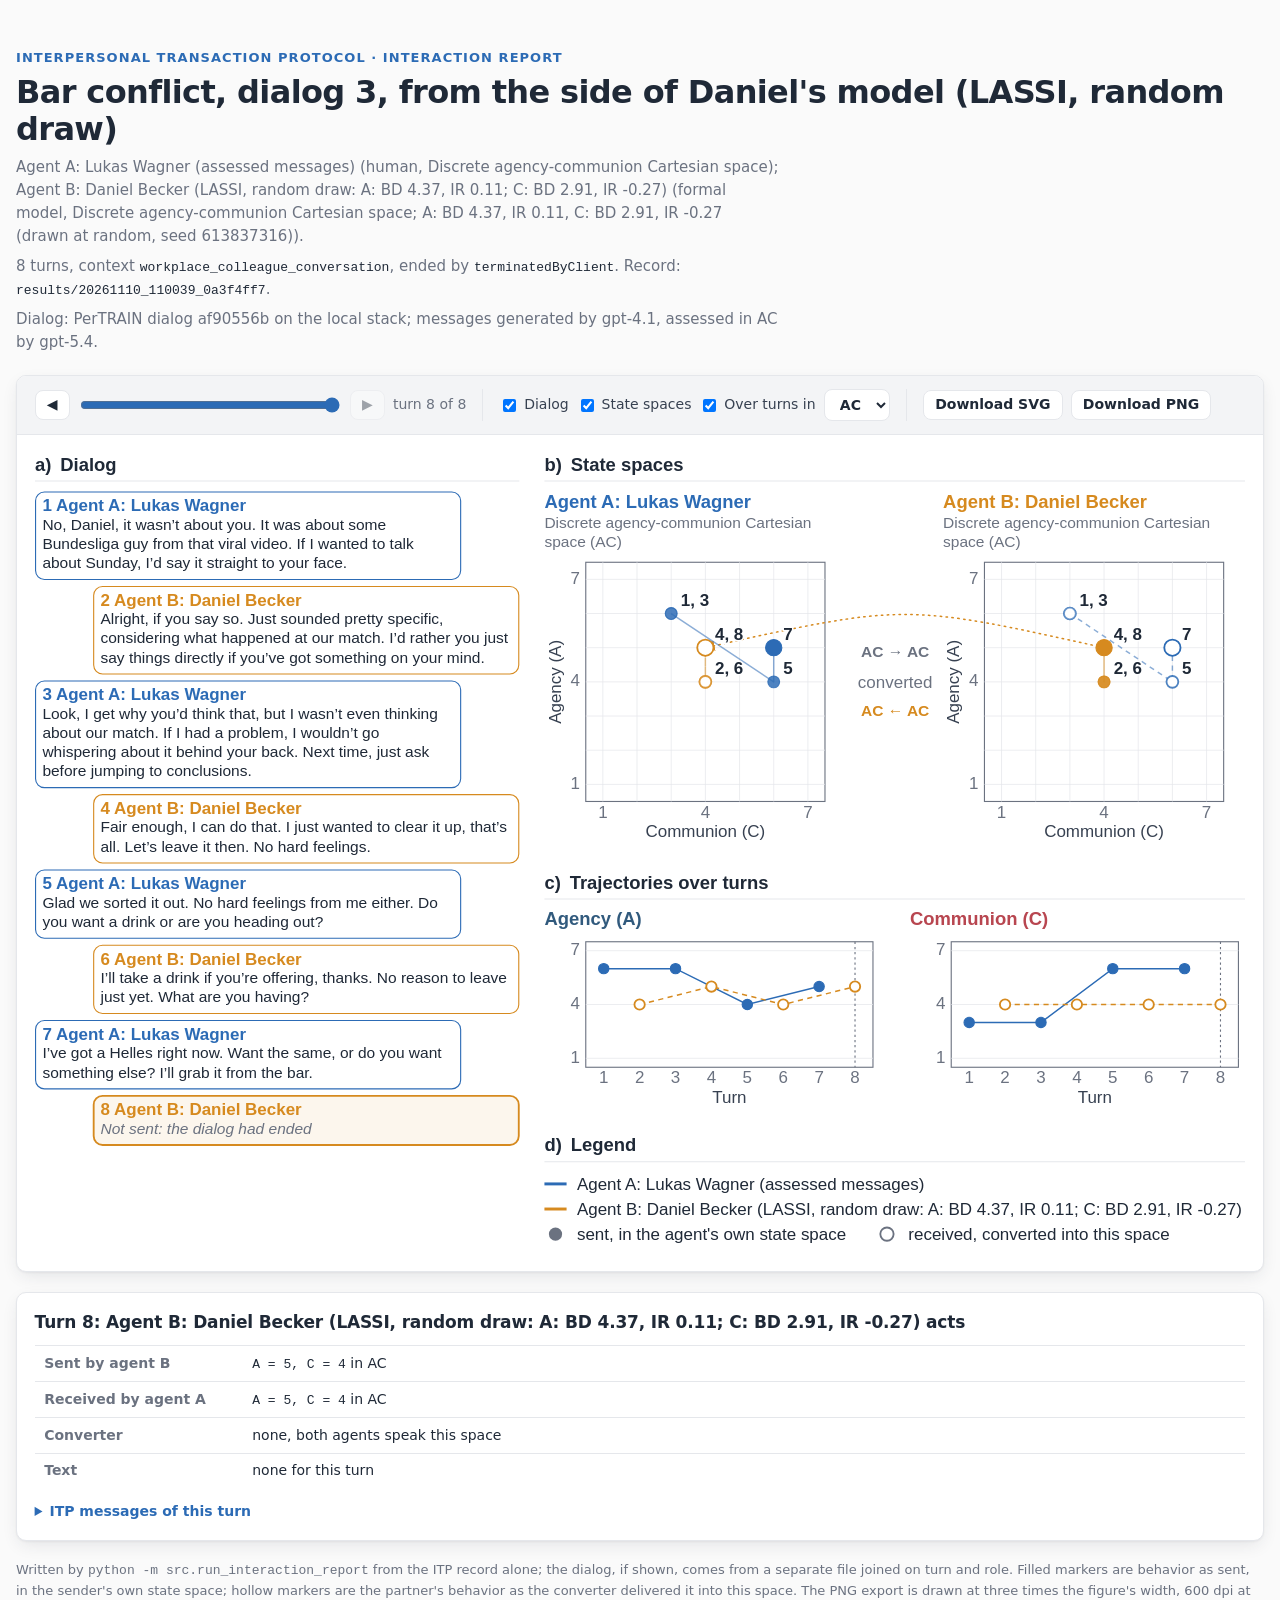
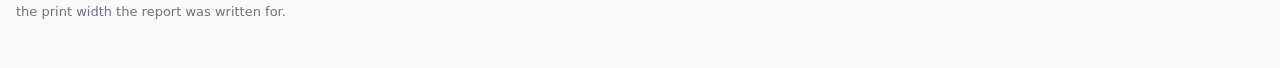
<file: examples/interaction-report/dialog3/lassi_report.html>
<!doctype html>
<html lang="en">
<head>
<meta charset="utf-8" />
<meta name="viewport" content="width=device-width, initial-scale=1" />
<title>ITP Interaction Report</title>
<!--
  Template of InteractionReport (src/visualization/InteractionReport.py).
  The data line below is replaced with the recorded interaction; everything
  else is the same in every report. One file, no dependencies, nothing
  fetched, so a written report opens from disk and can go out as a
  supplement.

  The figure is one SVG drawn by the panel functions further down. Each panel
  draws into the box the layout gives it and reads nothing but DATA and the
  selected turn, so a panel can be added without touching the others.
-->
<style>
  :root {
    color-scheme: light;
    --bg: #FAFAFA;
    --surface: #FFFFFF;
    --surface-2: #F3F4F6;
    --ink: #1F2937;
    --body: #374151;
    --muted: #6B7280;
    --line: #E5E7EB;
    --primary: #2C6BB5;
    --shadow: 0 1px 2px 0 rgba(31,41,55,.05), 0 6px 18px -4px rgba(31,41,55,.12);
    --mono: ui-monospace, "SF Mono", "SFMono-Regular", Menlo, Consolas, monospace;
    --sans: -apple-system, BlinkMacSystemFont, "Segoe UI", Roboto, system-ui, sans-serif;
  }
  /* Light only, like the flow diagrams and the dashboards: the figure is
     exported onto a white page, so the page it is read on stays white too. */
  * { box-sizing: border-box; }
  html, body { margin: 0; padding: 0; }
  body {
    background: var(--bg); color: var(--ink); font-family: var(--sans);
    line-height: 1.55; -webkit-font-smoothing: antialiased;
  }
  .wrap { max-width: 1800px; margin: 0 auto; padding: clamp(1.5rem, 4vw, 3rem) 16px; }
  .eyebrow {
    font-size: 13px; font-weight: 600; letter-spacing: .08em; text-transform: uppercase;
    color: var(--primary); margin: 0 0 6px;
  }
  h1 { font-size: clamp(1.6rem, 3vw, 2rem); line-height: 1.15; letter-spacing: -.02em; margin: 0 0 8px; }
  .lede { color: var(--muted); font-size: 15px; margin: 0; max-width: 80ch; }
  .lede + .lede { margin-top: .4rem; }
  .lede code, td code { font-family: var(--mono); font-size: 13px; color: var(--ink); }

  .card {
    background: var(--surface); border: 1px solid var(--line); border-radius: 10px;
    box-shadow: var(--shadow); margin-top: 1.3rem; overflow: hidden;
  }
  .bar {
    display: flex; align-items: center; gap: .6rem 1rem; flex-wrap: wrap;
    padding: .8rem 1.1rem; background: var(--surface-2); border-bottom: 1px solid var(--line);
  }
  .bar .group { display: flex; align-items: center; gap: .5rem; flex-wrap: wrap; }
  .bar .sep { width: 1px; align-self: stretch; background: var(--line); }
  button, select {
    font-family: var(--sans); font-size: 14px; font-weight: 600; color: var(--ink);
    background: var(--surface); border: 1px solid var(--line); border-radius: 8px;
    padding: .38rem .7rem; cursor: pointer; line-height: 1.1;
  }
  button:hover:not(:disabled) { border-color: var(--primary); color: var(--primary); }
  button:disabled { opacity: .4; cursor: default; }
  input[type=range] { width: min(260px, 50vw); accent-color: var(--primary); }
  label { font-size: 14px; color: var(--body); display: inline-flex; align-items: center; gap: .3rem; }
  label.off { color: var(--muted); }
  .count { font-size: 14px; color: var(--muted); font-variant-numeric: tabular-nums; }
  :where(a, button, select, input):focus-visible { outline: 2px solid var(--primary); outline-offset: 2px; }

  .figure { padding: 1.1rem; }
  .figure svg { display: block; width: 100%; height: auto; }

  .turn { padding: 1rem 1.1rem 1.1rem; }
  .turn h2 { font-size: 17px; margin: 0 0 .6rem; letter-spacing: -.01em; }
  .turn table { border-collapse: collapse; font-size: 14px; width: 100%; }
  .turn th, .turn td { text-align: left; padding: .4rem .6rem; border-top: 1px solid var(--line); vertical-align: top; }
  .turn th { color: var(--muted); font-weight: 600; width: 13rem; }
  details { margin-top: .8rem; }
  summary { cursor: pointer; font-size: 14px; color: var(--primary); font-weight: 600; }
  pre {
    font-family: var(--mono); font-size: 12.5px; background: var(--surface-2); border-radius: 8px;
    padding: .8rem; overflow-x: auto; margin: .6rem 0 0;
  }
  .messages { display: grid; grid-template-columns: repeat(auto-fit, minmax(320px, 1fr)); gap: .8rem; }
  .messages h3 { font-size: 13px; color: var(--muted); margin: .6rem 0 0; font-weight: 600; }
  footer { color: var(--muted); font-size: 13px; margin-top: 1.2rem; }
</style>
</head>
<body>
<div class="wrap">
  <header>
    <p class="eyebrow">Interpersonal Transaction Protocol · interaction report</p>
    <h1 id="title"></h1>
    <p class="lede" id="lede-agents"></p>
    <p class="lede" id="lede-record"></p>
    <p class="lede" id="lede-text"></p>
  </header>

  <div class="card">
    <div class="bar">
      <div class="group">
        <button type="button" id="prev" aria-label="Previous turn">◀</button>
        <input type="range" id="slider" min="1" step="1" aria-label="Turn" />
        <button type="button" id="next" aria-label="Next turn">▶</button>
        <span class="count">turn <span id="turn-n"></span> of <span id="turn-max"></span></span>
      </div>
      <span class="sep"></span>
      <div class="group" id="toggles">
        <label id="label-dialogue"><input type="checkbox" data-panel="dialogue" /> Dialog</label>
        <label><input type="checkbox" data-panel="planes" /> State spaces</label>
        <label><input type="checkbox" data-panel="dimensions" /> Over turns in</label>
        <select id="time-space" aria-label="State space drawn over turns"></select>
      </div>
      <span class="sep"></span>
      <div class="group">
        <button type="button" id="export-svg">Download SVG</button>
        <button type="button" id="export-png">Download PNG</button>
      </div>
    </div>
    <div class="figure"><svg id="figure" xmlns="http://www.w3.org/2000/svg" role="img" aria-label="Interaction figure"></svg></div>
  </div>

  <div class="card turn">
    <h2 id="turn-title"></h2>
    <table><tbody id="turn-table"></tbody></table>
    <details>
      <summary>ITP messages of this turn</summary>
      <div class="messages" id="turn-messages"></div>
    </details>
  </div>

  <footer>
    Written by <code>python -m src.run_interaction_report</code> from the ITP record alone; the dialog, if shown,
    comes from a separate file joined on turn and role. Filled markers are behavior as sent, in the sender's own
    state space; hollow markers are the partner's behavior as the converter delivered it into this space.
    The PNG export is drawn at three times the figure's width, 600 dpi at the print width the report was written for.
  </footer>
</div>

<script>
const DATA = {"sessionId": "0a3f4ff7-eb7b-4cd2-b712-3146874ffbfc", "resultsFolder": "20261110_110039_0a3f4ff7", "context": "workplace_colleague_conversation", "status": "terminated", "endReason": "terminatedByClient", "numberOfTurns": 200, "agents": {"A": {"role": "A", "id": "01e565f0-b653-451c-b3cc-3e06b5b66ede", "type": "human", "model": null, "modelId": null, "stateSpace": {"id": "ac", "abbreviation": "AC", "caption": "Discrete agency-communion Cartesian space", "type": "discrete", "system": "cartesian", "dimensions": [{"key": "A", "caption": "Agency", "minimum": 1, "maximum": 7}, {"key": "C", "caption": "Communion", "minimum": 1, "maximum": 7}], "axes": {"x": "C", "y": "A"}}, "parameters": null, "label": "Lukas Wagner (assessed messages)"}, "B": {"role": "B", "id": "65ee6029-b328-4c10-bfb1-1001aeec9f3c", "type": "model", "model": "LASSI agency-communion model", "modelId": "lassi", "stateSpace": {"id": "ac", "abbreviation": "AC", "caption": "Discrete agency-communion Cartesian space", "type": "discrete", "system": "cartesian", "dimensions": [{"key": "A", "caption": "Agency", "minimum": 1, "maximum": 7}, {"key": "C", "caption": "Communion", "minimum": 1, "maximum": 7}], "axes": {"x": "C", "y": "A"}}, "parameters": {"selection": "random", "randomSeed": 613837316, "explicit": [], "values": {"A": {"BD": 4.37, "IR": 0.11}, "C": {"BD": 2.91, "IR": -0.27}}}, "label": "Daniel Becker (LASSI, random draw: A: BD 4.37, IR 0.11; C: BD 2.91, IR -0.27)"}}, "turns": [{"turn": 1, "role": "A", "messages": {"original": {"schema_version": "0.2", "source_agent": {"id": "01e565f0-b653-451c-b3cc-3e06b5b66ede", "state_space": "ac", "analysis_unit": "monadic"}, "target_agent": {"id": "65ee6029-b328-4c10-bfb1-1001aeec9f3c", "state_space": "ac", "analysis_unit": "monadic"}, "timecode": {"timestamp": "1:01", "interaction_turn": 1, "api_turn": 1, "iso_timestamp": "2026-11-10T10:00:39Z"}, "values": {"state_space": "ac", "analysis_unit": "monadic", "data": {"A": 6.0, "C": 3.0}}, "context": "workplace_colleague_conversation", "metadata": {"session_id": "0a3f4ff7-eb7b-4cd2-b712-3146874ffbfc", "agent_role": "A", "agent_type": "human"}}}, "sent": {"stateSpace": "ac", "data": {"A": 6.0, "C": 3.0}}, "interactionTurn": 1, "received": {"stateSpace": "ac", "data": {"A": 6.0, "C": 3.0}}}, {"turn": 2, "role": "B", "messages": {"original": {"schema_version": "0.2", "source_agent": {"id": "65ee6029-b328-4c10-bfb1-1001aeec9f3c", "state_space": "ac", "analysis_unit": "monadic"}, "target_agent": {"id": "01e565f0-b653-451c-b3cc-3e06b5b66ede", "state_space": "ac", "analysis_unit": "monadic"}, "timecode": {"timestamp": "1:02", "interaction_turn": 1, "api_turn": 2, "iso_timestamp": "2026-11-10T10:00:39Z"}, "values": {"state_space": "ac", "analysis_unit": "monadic", "data": {"A": 4, "C": 4}}, "context": "workplace_colleague_conversation", "metadata": {"session_id": "0a3f4ff7-eb7b-4cd2-b712-3146874ffbfc", "agent_role": "B", "agent_type": "model"}}}, "sent": {"stateSpace": "ac", "data": {"A": 4, "C": 4}}, "interactionTurn": 1, "received": {"stateSpace": "ac", "data": {"A": 4, "C": 4}}}, {"turn": 3, "role": "A", "messages": {"original": {"schema_version": "0.2", "source_agent": {"id": "01e565f0-b653-451c-b3cc-3e06b5b66ede", "state_space": "ac", "analysis_unit": "monadic"}, "target_agent": {"id": "65ee6029-b328-4c10-bfb1-1001aeec9f3c", "state_space": "ac", "analysis_unit": "monadic"}, "timecode": {"timestamp": "2:01", "interaction_turn": 2, "api_turn": 3, "iso_timestamp": "2026-11-10T10:00:48Z"}, "values": {"state_space": "ac", "analysis_unit": "monadic", "data": {"A": 6.0, "C": 3.0}}, "context": "workplace_colleague_conversation", "metadata": {"session_id": "0a3f4ff7-eb7b-4cd2-b712-3146874ffbfc", "agent_role": "A", "agent_type": "human"}}}, "sent": {"stateSpace": "ac", "data": {"A": 6.0, "C": 3.0}}, "interactionTurn": 2, "received": {"stateSpace": "ac", "data": {"A": 6.0, "C": 3.0}}}, {"turn": 4, "role": "B", "messages": {"original": {"schema_version": "0.2", "source_agent": {"id": "65ee6029-b328-4c10-bfb1-1001aeec9f3c", "state_space": "ac", "analysis_unit": "monadic"}, "target_agent": {"id": "01e565f0-b653-451c-b3cc-3e06b5b66ede", "state_space": "ac", "analysis_unit": "monadic"}, "timecode": {"timestamp": "2:02", "interaction_turn": 2, "api_turn": 4, "iso_timestamp": "2026-11-10T10:00:48Z"}, "values": {"state_space": "ac", "analysis_unit": "monadic", "data": {"A": 5, "C": 4}}, "context": "workplace_colleague_conversation", "metadata": {"session_id": "0a3f4ff7-eb7b-4cd2-b712-3146874ffbfc", "agent_role": "B", "agent_type": "model"}}}, "sent": {"stateSpace": "ac", "data": {"A": 5, "C": 4}}, "interactionTurn": 2, "received": {"stateSpace": "ac", "data": {"A": 5, "C": 4}}}, {"turn": 5, "role": "A", "messages": {"original": {"schema_version": "0.2", "source_agent": {"id": "01e565f0-b653-451c-b3cc-3e06b5b66ede", "state_space": "ac", "analysis_unit": "monadic"}, "target_agent": {"id": "65ee6029-b328-4c10-bfb1-1001aeec9f3c", "state_space": "ac", "analysis_unit": "monadic"}, "timecode": {"timestamp": "3:01", "interaction_turn": 3, "api_turn": 5, "iso_timestamp": "2026-11-10T10:00:55Z"}, "values": {"state_space": "ac", "analysis_unit": "monadic", "data": {"A": 4.0, "C": 6.0}}, "context": "workplace_colleague_conversation", "metadata": {"session_id": "0a3f4ff7-eb7b-4cd2-b712-3146874ffbfc", "agent_role": "A", "agent_type": "human"}}}, "sent": {"stateSpace": "ac", "data": {"A": 4.0, "C": 6.0}}, "interactionTurn": 3, "received": {"stateSpace": "ac", "data": {"A": 4.0, "C": 6.0}}}, {"turn": 6, "role": "B", "messages": {"original": {"schema_version": "0.2", "source_agent": {"id": "65ee6029-b328-4c10-bfb1-1001aeec9f3c", "state_space": "ac", "analysis_unit": "monadic"}, "target_agent": {"id": "01e565f0-b653-451c-b3cc-3e06b5b66ede", "state_space": "ac", "analysis_unit": "monadic"}, "timecode": {"timestamp": "3:02", "interaction_turn": 3, "api_turn": 6, "iso_timestamp": "2026-11-10T10:00:55Z"}, "values": {"state_space": "ac", "analysis_unit": "monadic", "data": {"A": 4, "C": 4}}, "context": "workplace_colleague_conversation", "metadata": {"session_id": "0a3f4ff7-eb7b-4cd2-b712-3146874ffbfc", "agent_role": "B", "agent_type": "model"}}}, "sent": {"stateSpace": "ac", "data": {"A": 4, "C": 4}}, "interactionTurn": 3, "received": {"stateSpace": "ac", "data": {"A": 4, "C": 4}}}, {"turn": 7, "role": "A", "messages": {"original": {"schema_version": "0.2", "source_agent": {"id": "01e565f0-b653-451c-b3cc-3e06b5b66ede", "state_space": "ac", "analysis_unit": "monadic"}, "target_agent": {"id": "65ee6029-b328-4c10-bfb1-1001aeec9f3c", "state_space": "ac", "analysis_unit": "monadic"}, "timecode": {"timestamp": "4:01", "interaction_turn": 4, "api_turn": 7, "iso_timestamp": "2026-11-10T10:01:02Z"}, "values": {"state_space": "ac", "analysis_unit": "monadic", "data": {"A": 5.0, "C": 6.0}}, "context": "workplace_colleague_conversation", "metadata": {"session_id": "0a3f4ff7-eb7b-4cd2-b712-3146874ffbfc", "agent_role": "A", "agent_type": "human"}}}, "sent": {"stateSpace": "ac", "data": {"A": 5.0, "C": 6.0}}, "interactionTurn": 4, "received": {"stateSpace": "ac", "data": {"A": 5.0, "C": 6.0}}}, {"turn": 8, "role": "B", "messages": {"original": {"schema_version": "0.2", "source_agent": {"id": "65ee6029-b328-4c10-bfb1-1001aeec9f3c", "state_space": "ac", "analysis_unit": "monadic"}, "target_agent": {"id": "01e565f0-b653-451c-b3cc-3e06b5b66ede", "state_space": "ac", "analysis_unit": "monadic"}, "timecode": {"timestamp": "4:02", "interaction_turn": 4, "api_turn": 8, "iso_timestamp": "2026-11-10T10:01:02Z"}, "values": {"state_space": "ac", "analysis_unit": "monadic", "data": {"A": 5, "C": 4}}, "context": "workplace_colleague_conversation", "metadata": {"session_id": "0a3f4ff7-eb7b-4cd2-b712-3146874ffbfc", "agent_role": "B", "agent_type": "model"}}}, "sent": {"stateSpace": "ac", "data": {"A": 5, "C": 4}}, "interactionTurn": 4, "received": {"stateSpace": "ac", "data": {"A": 5, "C": 4}}}], "texts": {"1": "No, Daniel, it wasn’t about you. It was about some Bundesliga guy from that viral video. If I wanted to talk about Sunday, I’d say it straight to your face.", "2": "Alright, if you say so. Just sounded pretty specific, considering what happened at our match. I’d rather you just say things directly if you’ve got something on your mind.", "3": "Look, I get why you’d think that, but I wasn’t even thinking about our match. If I had a problem, I wouldn’t go whispering about it behind your back. Next time, just ask before jumping to conclusions.", "4": "Fair enough, I can do that. I just wanted to clear it up, that’s all. Let’s leave it then. No hard feelings.", "5": "Glad we sorted it out. No hard feelings from me either. Do you want a drink or are you heading out?", "6": "I’ll take a drink if you’re offering, thanks. No reason to leave just yet. What are you having?", "7": "I’ve got a Helles right now. Want the same, or do you want something else? I’ll grab it from the bar."}, "textSource": "PerTRAIN dialog af90556b on the local stack; messages generated by gpt-4.1, assessed in AC by gpt-5.4", "title": "Bar conflict, dialog 3, from the side of Daniel's model (LASSI, random draw)", "panels": ["dialogue", "planes", "dimensions"], "initialTurn": 8, "timeSpace": "ac", "printWidth": 8.2, "palette": {"background": "#FAFAFA", "panel": "#FFFFFF", "subtle": "#F3F4F6", "grid": "#E5E7EB", "text": "#1F2937", "body": "#374151", "muted": "#6B7280", "primary": "#2C6BB5", "agentA": "#2C6BB5", "agentB": "#D68A1F", "agency": "#315A7D", "communion": "#B84650"}};

(function () {
  "use strict";

  // Figure geometry, in SVG units: 200 per inch of print width, so 6.2 in
  // (portrait) is 1240 units and 9 in (landscape) 1800, and 22 units are
  // 7.9 pt either way; nothing that carries meaning is set below 19. The
  // dialogue keeps its share of the width, so a wider figure wraps less.
  const UNITS_PER_INCH = 200;
  const W = Math.round(UNITS_PER_INCH * DATA.printWidth);
  const FONT = "Helvetica, Arial, sans-serif";
  const MONO = "Menlo, Consolas, monospace";
  const SIZE = { title: 25, body: 21, small: 23 };
  const GAP = 34;
  // The dialogue column takes 30% to 55% of the width: the share closest to
  // 40% at which the charts over turns, stretched to end level with the
  // dialogue, stay between DIMENSIONS_H and DIMENSIONS_MAX_H (see layout).
  const DIALOGUE_SHARE = { min: 0.3, preferred: 0.4, max: 0.55, step: 0.005 };
  let dialogueW = Math.round(W * DIALOGUE_SHARE.preferred);
  const LANE_W = 130;
  // Height of the charts over turns: at least DIMENSIONS_H; with a dialogue
  // they stretch so that both columns end on one line, and the dialogue
  // widens only as far as it takes to keep them within DIMENSIONS_MAX_H.
  const DIMENSIONS_H = 270;
  const DIMENSIONS_MAX_H = 380;
  const DIALOGUE_MAX_H = 1300;
  // Every panel opens with a lettered head and a rule under it.
  const PANEL_HEAD_H = 52;
  const LEGEND_ROW = 34;
  const LEGEND_KEY = 44;
  const CARD = { padding: 10, header: 22, gap: 8, width: 0.88 };
  const PNG_SCALE = 3;

  const NS = "http://www.w3.org/2000/svg";
  const P = DATA.palette;
  const roles = Object.keys(DATA.agents).sort();
  const turns = DATA.turns;
  const lastTurn = turns[turns.length - 1].turn;
  const hasTexts = Object.keys(DATA.texts).length > 0;

  const state = {
    turn: DATA.initialTurn,
    panels: new Set(DATA.panels),
    timeSpace: DATA.timeSpace,
  };

  // ---------- helpers ----------

  function node(tag, attrs, parent) {
    const element = document.createElementNS(NS, tag);
    for (const key in attrs) {
      if (attrs[key] !== undefined && attrs[key] !== null) { element.setAttribute(key, attrs[key]); }
    }
    if (parent) { parent.appendChild(element); }
    return element;
  }

  function text(parent, x, y, content, attrs) {
    const all = Object.assign({ x: x, y: y, "font-size": SIZE.body, fill: P.body }, attrs || {});
    // A halo is its own element under the text: Word ignores paint-order, paints
    // the stroke over the fill and loses the label in its own halo.
    if (all["paint-order"] === "stroke" && all.stroke) {
      const halo = Object.assign({}, all, { fill: all.stroke });
      delete halo["paint-order"];
      node("text", halo, parent).textContent = content;
      ["stroke", "stroke-width", "stroke-linejoin", "paint-order"].forEach(function (key) { delete all[key]; });
    }
    const element = node("text", all, parent);
    element.textContent = content;
    return element;
  }

  const measureContext = document.createElement("canvas").getContext("2d");
  function measure(content, size, weight) {
    measureContext.font = (weight || "400") + " " + size + "px " + FONT;
    return measureContext.measureText(content).width;
  }

  function wrap(content, size, width) {
    const words = content.split(/\s+/).filter(Boolean);
    const lines = [];
    let line = "";
    for (const word of words) {
      const candidate = line ? line + " " + word : word;
      if (line && measure(candidate, size) > width) { lines.push(line); line = word; }
      else { line = candidate; }
    }
    if (line) { lines.push(line); }
    return lines;
  }

  // The first candidate that fits the width, at the size given; the last one
  // is taken regardless.
  function fit(candidates, size, width, weight) {
    for (const candidate of candidates) {
      if (measure(candidate, size, weight) <= width) { return candidate; }
    }
    return candidates[candidates.length - 1];
  }

  function agentColor(role) { return role === roles[0] ? P.agentA : P.agentB; }
  function partnerOf(role) { return roles.find(function (other) { return other !== role; }); }
  function describeParameters(parameters) {
    // "A: BD 2.95, IR -0.70, C: ..." and how the values were chosen.
    const values = Object.keys(parameters.values).map(function (group) {
      const entries = parameters.values[group];
      return group + ": " + Object.keys(entries).map(function (name) {
        return name + " " + entries[name].toFixed(2);
      }).join(", ");
    }).join(", ");
    const how = parameters.selection === "random" ? "drawn at random, seed " + parameters.randomSeed : "model defaults";
    const explicit = parameters.explicit || [];
    return values + " (" + (explicit.length ? "set " + explicit.join(", ") + "; others " + how : how) + ")";
  }
  // Letters follow the panels shown, in order, so a frame never skips one.
  let panelCount = 0;
  function panelHead(group, box, title) {
    const letter = String.fromCharCode(97 + panelCount++);
    const head = text(group, box.x, box.y + 24, "", { "font-size": SIZE.title, "font-weight": 700, fill: P.text });
    const tag = document.createElementNS(NS, "tspan");
    tag.textContent = letter + ")";
    head.appendChild(tag);
    // A gap by offset, because SVG collapses repeated spaces.
    const rest = document.createElementNS(NS, "tspan");
    rest.setAttribute("dx", 12);
    rest.textContent = title;
    head.appendChild(rest);
    node("line", { x1: box.x, y1: box.y + 38, x2: box.x + box.w, y2: box.y + 38, stroke: P.grid, "stroke-width": 1.5 }, group);
    return { x: box.x, y: box.y + PANEL_HEAD_H, w: box.w, h: box.h - PANEL_HEAD_H };
  }

  function shortName(role) { return DATA.agents[role].label.split(/,| \(/)[0]; }
  function agentName(role) { return "Agent " + role + ": " + DATA.agents[role].label; }

  function spaceById(id) {
    for (const role of roles) {
      if (DATA.agents[role].stateSpace.id === id) { return DATA.agents[role].stateSpace; }
    }
    return null;
  }

  function formatValue(space, key, value) {
    const dimension = space.dimensions.find(function (d) { return d.key === key; });
    if (dimension && dimension.unit === "degree") { return value.toFixed(1) + "°"; }
    return Number.isInteger(value) ? String(value) : value.toFixed(2);
  }

  function formatValues(spaceId, data) {
    const space = spaceById(spaceId);
    return Object.keys(data).map(function (key) {
      return key + " = " + (space ? formatValue(space, key, data[key]) : data[key]);
    }).join(", ");
  }

  // Where a behavior lies in its space, as math coordinates of the plane:
  // communion to the right and agency up in both kinds of space.
  function planePoint(space, data) {
    if (space.system === "polar") {
      const angle = data[space.axes.angle] * Math.PI / 180;
      const radius = data[space.axes.radius];
      return [radius * Math.cos(angle), radius * Math.sin(angle)];
    }
    return [data[space.axes.x], data[space.axes.y]];
  }

  function visibleTurns() {
    return turns.filter(function (entry) { return entry.turn <= state.turn; });
  }

  // ---------- layout ----------

  // The planes are square, so their height follows from the width they get.
  // 56 units on the left of a plane for its axis, 30 on the right for labels.
  function planeSize(width) { return Math.min((width - LANE_W) / 2 - 56 - 30, 420); }
  function planesHeight(width) { return PANEL_HEAD_H + planeHeaderHeight(width) + planeSize(width) + 60; }

  // Each plane is titled with its state space, wrapped to at most two lines.
  function planeSubtitle(role, width) {
    const space = DATA.agents[role].stateSpace;
    return wrap(space.caption + " (" + space.abbreviation + ")", SIZE.body, (width - LANE_W) / 2).slice(0, 2);
  }
  function planeHeaderHeight(width) {
    const lines = Math.max.apply(null, roles.map(function (role) { return planeSubtitle(role, width).length; }));
    return 70 + (lines - 1) * LINE_H;
  }

  // The dialogue column is sized for the whole interaction, not the selected
  // turn, so the figure keeps its height while stepping.
  function dialogueHeight() {
    // At the current dialogueW, which cardLines wraps to.
    let height = PANEL_HEAD_H;
    turns.forEach(function (entry, index) {
      height += cardHeight(entry) + (index ? CARD.gap : 0);
    });
    return Math.min(height, DIALOGUE_MAX_H);
  }

  function layout() {
    const showDialogue = state.panels.has("dialogue") && hasTexts;
    const showPlanes = state.panels.has("planes");
    const showDimensions = state.panels.has("dimensions");

    const legend = showPlanes || showDimensions;

    // The right column: planes, charts over turns, and the legend under them.
    // Everything but the charts has a height fixed by the column's width.
    function rightFixedHeight(rightW) {
      const planesH = showPlanes ? planesHeight(rightW) : 0;
      const legendH = legend ? GAP + legendHeight(rightW) : 0;
      return planesH + (showPlanes && showDimensions ? GAP : 0) + (showDimensions ? PANEL_HEAD_H : 0) + legendH;
    }

    // A wider dialogue is shorter and leaves the planes less room; a
    // narrower one is taller. The share closest to the preferred one at which
    // the charts, stretched to end level with the dialogue, keep a height
    // between DIMENSIONS_H and DIMENSIONS_MAX_H is taken, so both columns end
    // on one line. Without such a share the dialogue keeps the preferred
    // width and the taller column sets the height.
    if (showDialogue) {
      const shares = [];
      for (let share = DIALOGUE_SHARE.min; share <= DIALOGUE_SHARE.max + 1e-9; share += DIALOGUE_SHARE.step) {
        shares.push(share);
      }
      shares.sort(function (a, b) {
        return Math.abs(a - DIALOGUE_SHARE.preferred) - Math.abs(b - DIALOGUE_SHARE.preferred);
      });
      const fits = shares.find(function (share) {
        dialogueW = Math.round(W * share);
        const chartsH = dialogueHeight() - rightFixedHeight(W - dialogueW - GAP);
        return showDimensions && chartsH >= DIMENSIONS_H && chartsH <= DIMENSIONS_MAX_H;
      });
      dialogueW = Math.round(W * (fits === undefined ? DIALOGUE_SHARE.preferred : fits));
    }

    const rightX = showDialogue ? dialogueW + GAP : 0;
    const rightW = W - rightX;
    const planesH = showPlanes ? planesHeight(rightW) : 0;
    const legendH = legend ? GAP + legendHeight(rightW) : 0;
    const fixedH = rightFixedHeight(rightW);
    let height = fixedH + (showDimensions ? DIMENSIONS_H : 0);
    if (showDialogue) { height = Math.max(height, dialogueHeight()); }

    const boxes = {};
    if (showDialogue) { boxes.dialogue = { x: 0, y: 0, w: dialogueW, h: height }; }
    let y = 0;
    if (showPlanes) { boxes.planes = { x: rightX, y: y, w: rightW, h: planesH }; y += planesH + (showDimensions ? GAP : 0); }
    if (showDimensions) {
      // Spare height, when the dialogue is the tallest column, goes to the
      // charts, so both columns end on one line.
      const chartsH = Math.max(DIMENSIONS_H, height - fixedH);
      boxes.dimensions = { x: rightX, y: y, w: rightW, h: PANEL_HEAD_H + chartsH };
      y += PANEL_HEAD_H + chartsH;
    }
    if (legend) { boxes.legend = { x: rightX, y: y + GAP, w: rightW, h: legendH - GAP }; }

    return { boxes: boxes, height: height };
  }

  // ---------- panels ----------

  const LINE_H = Math.round(SIZE.body * 1.25);

  function cardLines(entry) {
    const content = DATA.texts[String(entry.turn)];
    return content ? wrap(content, SIZE.body, dialogueW * CARD.width - 2 * CARD.padding) : [];
  }

  function cardHeight(entry) {
    return CARD.padding * 2 + CARD.header + Math.max(cardLines(entry).length, 1) * LINE_H;
  }

  function drawDialogue(svg, box) {
    const group = node("g", {}, svg);
    panelHead(group, box, "Dialog");

    const padding = CARD.padding;
    const cardW = box.w * CARD.width;
    const lineH = LINE_H;
    const top = box.y + PANEL_HEAD_H;
    const bottom = box.y + box.h;
    const gap = CARD.gap;

    // The newest turns are kept; earlier ones give way when the column is full.
    const cards = visibleTurns().map(function (entry) {
      return { entry: entry, lines: cardLines(entry), height: cardHeight(entry) };
    });

    const shown = [];
    let used = 0;
    for (let index = cards.length - 1; index >= 0; index -= 1) {
      const needed = cards[index].height + (shown.length ? gap : 0);
      if (used + needed > bottom - top - (index > 0 ? 30 : 0)) { break; }
      shown.unshift(cards[index]);
      used += needed;
    }

    let y = top;
    const hidden = cards.length - shown.length;
    if (hidden > 0) {
      text(group, box.x, y + 18, (hidden === 1 ? "Turn 1" : "Turns 1–" + hidden) + " above, not shown", {
        "font-size": SIZE.small, fill: P.muted, "font-style": "italic",
      });
      y += 30;
    }

    for (const card of shown) {
      const role = card.entry.role;
      const color = agentColor(role);
      const current = card.entry.turn === state.turn;
      const x = role === roles[0] ? box.x : box.x + box.w - cardW;

      node("rect", {
        x: x + 0.75, y: y + 0.75, width: cardW - 1.5, height: card.height - 1.5, rx: 12,
        fill: current ? color : P.panel, "fill-opacity": current ? 0.08 : 1,
        stroke: color, "stroke-width": current ? 2.5 : 1.5,
      }, group);
      // Only the name, the part of the label before the first comma or
      // bracket: what steers the agent is said once, in the legend.
      const header = fit([
        card.entry.turn + "  Agent " + role + ": " + shortName(role),
        card.entry.turn + "  Agent " + role,
      ], SIZE.small, cardW - 2 * padding, "700");
      text(group, x + padding, y + padding + 17, header, {
        "font-size": SIZE.small, "font-weight": 700, fill: color,
      });
      if (card.lines.length) {
        card.lines.forEach(function (line, index) {
          text(group, x + padding, y + padding + CARD.header + (index + 1) * lineH - 6, line, { fill: P.text });
        });
      } else {
        // A model's last turn without text is the state it set for a message the
        // ended dialog never sent (an agent whose partner opened the dialog ends one
        // message later than the dialog); any other missing text is just missing.
        const agent = DATA.agents && DATA.agents[role];
        const unsent = card.entry.turn === lastTurn && agent && agent.type === "model" && DATA.status !== "running";
        text(group, x + padding, y + padding + CARD.header + lineH - 6, unsent ? "Not sent: the dialog had ended" : "No text for this turn", {
          fill: P.muted, "font-style": "italic",
        });
      }
      y += card.height + gap;
    }
  }

  function drawPlanes(svg, outer) {
    const group = node("g", {}, svg);
    const box = panelHead(group, outer, "State spaces");
    const lane = LANE_W;
    const blockW = (box.w - lane) / 2;
    const plotTop = box.y + planeHeaderHeight(box.w);
    const size = planeSize(box.w);
    const frames = {};

    roles.forEach(function (role, index) {
      const x0 = box.x + index * (blockW + lane);
      const space = DATA.agents[role].stateSpace;
      text(group, x0, box.y + 22, fit([
        "Agent " + role + ": " + shortName(role), "Agent " + role,
      ], SIZE.title, blockW, "700"), {
        "font-size": SIZE.title, "font-weight": 700, fill: agentColor(role),
      });
      planeSubtitle(role, box.w).forEach(function (line, index) {
        text(group, x0, box.y + 50 + index * LINE_H, line, { fill: P.muted });
      });
      frames[role] = drawPlane(group, space, { x: x0 + 56, y: plotTop, size: size });
    });

    // The behavior of the selected turn, from where it was sent to where the
    // converter delivered it in the partner's space.
    const entry = turns.find(function (t) { return t.turn === state.turn; });
    const from = frames[entry.role];
    const to = frames[partnerOf(entry.role)];
    const start = from.toScreen(planePoint(from.space, entry.sent.data));
    const end = to.toScreen(planePoint(to.space, entry.received.data));
    const color = agentColor(entry.role);
    const mid = (start[0] + end[0]) / 2;
    const lift = Math.min(start[1], end[1]) - 60;

    node("path", {
      d: "M" + start[0] + "," + start[1] + " C" + mid + "," + lift + " " + mid + "," + lift + " " + end[0] + "," + end[1],
      fill: "none", stroke: color, "stroke-width": 2, "stroke-dasharray": "2 6", "stroke-linecap": "round",
      "marker-end": "url(#arrow-" + entry.role + ")",
    }, group);

    // The lane names the conversion in both directions, on a halo, because
    // the arrow above may cross it.
    const halo = { stroke: P.panel, "stroke-width": 8, "stroke-linejoin": "round", "paint-order": "stroke" };
    const laneX = box.x + blockW + lane / 2;
    const laneY = plotTop + size / 2;
    roles.forEach(function (role, index) {
      const sample = turns.find(function (t) { return t.role === role; });
      if (!sample) { return; }
      const fromSpace = spaceById(sample.sent.stateSpace);
      const toSpace = spaceById(sample.received.stateSpace);
      const y = laneY + (index === 0 ? -34 : 46);
      const arrow = index === 0 ? "→" : "←";
      const active = entry.role === role;
      text(group, laneX, y, fromSpace.abbreviation + " " + arrow + " " + toSpace.abbreviation, {
        "text-anchor": "middle", "font-weight": 700, fill: active ? agentColor(role) : P.muted, ...halo,
      });
    });
    text(group, laneX, laneY + 8, "converted", { "text-anchor": "middle", "font-size": SIZE.small, fill: P.muted, ...halo });

    // Behaviors, oldest first, so the newest lie on top.
    roles.forEach(function (role) {
      const frame = frames[role];
      const own = visibleTurns().filter(function (t) { return t.role === role; });
      const partner = visibleTurns().filter(function (t) { return t.role !== role; });
      drawPath(group, frame, partner.map(function (t) { return { turn: t.turn, data: t.received.data }; }), agentColor(partnerOf(role)), true);
      drawPath(group, frame, own.map(function (t) { return { turn: t.turn, data: t.sent.data }; }), agentColor(role), false);
      drawTurnLabels(group, frame, own.map(function (t) { return { turn: t.turn, data: t.sent.data, role: role }; })
        .concat(partner.map(function (t) { return { turn: t.turn, data: t.received.data, role: t.role }; })));
    });
  }

  function drawPlane(group, space, frame) {
    const s = frame.size;
    const cx = frame.x + s / 2;
    const cy = frame.y + s / 2;
    let toScreen;

    if (space.system === "polar") {
      const radiusDimension = space.dimensions.find(function (d) { return d.key === space.axes.radius; });
      const maximum = radiusDimension.maximum;
      const r = s / 2 - 30;
      toScreen = function (point) { return [cx + point[0] / maximum * r, cy - point[1] / maximum * r]; };

      node("circle", { cx: cx, cy: cy, r: r, fill: P.panel, stroke: P.muted, "stroke-width": 1.5 }, group);
      node("circle", { cx: cx, cy: cy, r: r / 2, fill: "none", stroke: P.grid, "stroke-width": 1.2 }, group);
      for (let degree = 0; degree < 360; degree += 45) {
        const angle = degree * Math.PI / 180;
        node("line", {
          x1: cx, y1: cy, x2: cx + r * Math.cos(angle), y2: cy - r * Math.sin(angle),
          stroke: P.grid, "stroke-width": degree % 90 === 0 ? 1.5 : 1,
        }, group);
      }
      text(group, cx + r + 12, cy + 7, "0°", { "font-size": SIZE.small, fill: P.muted });
      text(group, cx, cy - r - 12, "90°", { "font-size": SIZE.small, fill: P.muted, "text-anchor": "middle" });
      text(group, cx - r - 12, cy + 7, "180°", { "font-size": SIZE.small, fill: P.muted, "text-anchor": "end" });
      text(group, cx, cy + r + 26, "270°", { "font-size": SIZE.small, fill: P.muted, "text-anchor": "middle" });
      // Centred under the circle, so it may use twice the room to its right.
      const caption = fit([
        "θ from communion toward agency, R from center",
        "θ from communion, R from center",
        "θ, R from center",
      ], SIZE.small, 2 * (W - cx) - 8);
      text(group, cx, frame.y + s + 34, caption, {
        "font-size": SIZE.small, fill: P.muted, "text-anchor": "middle",
      });
    } else {
      const dimension = function (key) { return space.dimensions.find(function (d) { return d.key === key; }); };
      const xd = dimension(space.axes.x);
      const yd = dimension(space.axes.y);
      const discrete = space.type === "discrete";
      const pad = discrete ? 0.5 : 0;
      const xs = [xd.minimum - pad, xd.maximum + pad];
      const ys = [yd.minimum - pad, yd.maximum + pad];
      toScreen = function (point) {
        return [
          frame.x + (point[0] - xs[0]) / (xs[1] - xs[0]) * s,
          frame.y + s - (point[1] - ys[0]) / (ys[1] - ys[0]) * s,
        ];
      };

      node("rect", { x: frame.x, y: frame.y, width: s, height: s, fill: P.panel, stroke: P.muted, "stroke-width": 1.5 }, group);
      if (discrete && xd.maximum - xd.minimum <= 12) {
        for (let value = xd.minimum; value <= xd.maximum; value += 1) {
          const p = toScreen([value, ys[0]]);
          node("line", { x1: p[0], y1: frame.y, x2: p[0], y2: frame.y + s, stroke: P.grid, "stroke-width": 1 }, group);
        }
        for (let value = yd.minimum; value <= yd.maximum; value += 1) {
          const p = toScreen([xs[0], value]);
          node("line", { x1: frame.x, y1: p[1], x2: frame.x + s, y2: p[1], stroke: P.grid, "stroke-width": 1 }, group);
        }
      }
      const xMid = (xd.minimum + xd.maximum) / 2;
      const yMid = (yd.minimum + yd.maximum) / 2;
      [xd.minimum, xMid, xd.maximum].forEach(function (value) {
        const p = toScreen([value, ys[0]]);
        text(group, p[0], frame.y + s + 22, String(value), { "font-size": SIZE.small, fill: P.muted, "text-anchor": "middle" });
      });
      [yd.minimum, yMid, yd.maximum].forEach(function (value) {
        const p = toScreen([xs[0], value]);
        text(group, frame.x - 8, p[1] + 6, String(value), { "font-size": SIZE.small, fill: P.muted, "text-anchor": "end" });
      });
      text(group, frame.x + s / 2, frame.y + s + 48, xd.caption + " (" + xd.key + ")", {
        "font-size": SIZE.small, fill: P.body, "text-anchor": "middle",
      });
      const yLabel = text(group, 0, 0, yd.caption + " (" + yd.key + ")", {
        "font-size": SIZE.small, fill: P.body, "text-anchor": "middle",
      });
      yLabel.setAttribute("transform", "translate(" + (frame.x - 34) + "," + (frame.y + s / 2) + ") rotate(-90)");
    }

    return { space: space, toScreen: toScreen };
  }

  function drawPath(group, frame, points, color, hollow) {
    if (!points.length) { return; }
    const screen = points.map(function (p) { return frame.toScreen(planePoint(frame.space, p.data)); });
    if (screen.length > 1) {
      node("polyline", {
        points: screen.map(function (p) { return p.join(","); }).join(" "),
        fill: "none", stroke: color, "stroke-width": 2, "stroke-opacity": 0.55,
        "stroke-dasharray": hollow ? "7 6" : null, "stroke-linejoin": "round",
      }, group);
    }
    screen.forEach(function (p, index) {
      const newest = index === screen.length - 1;
      const opacity = 0.35 + 0.65 * (index + 1) / screen.length;
      node("circle", {
        cx: p[0], cy: p[1], r: newest ? 11 : 8,
        fill: hollow ? P.panel : color, "fill-opacity": hollow ? 1 : opacity,
        stroke: color, "stroke-opacity": opacity, "stroke-width": hollow ? 2.5 : 1.5,
      }, group);
    });
  }

  // Turn numbers beside the markers. Behaviors that fall on the same point,
  // common in a discrete space, share one label.
  function drawTurnLabels(group, frame, points) {
    const spots = new Map();
    points.forEach(function (p) {
      const screen = frame.toScreen(planePoint(frame.space, p.data));
      const key = Math.round(screen[0]) + ":" + Math.round(screen[1]);
      if (!spots.has(key)) { spots.set(key, { screen: screen, turns: [] }); }
      spots.get(key).turns.push(p.turn);
    });
    // Each label takes the first of four places beside its marker that no
    // earlier label occupies.
    const placed = [];
    const places = [[13, -10, "start"], [13, 24, "start"], [-13, -10, "end"], [-13, 24, "end"]];
    spots.forEach(function (spot) {
      spot.turns.sort(function (a, b) { return a - b; });
      const content = spot.turns.join(", ");
      // The halo drawn behind each label makes it wider than its glyphs.
      const width = measure(content, SIZE.small, "600") + 8;
      let chosen = places[0];
      let rect = null;
      for (const place of places) {
        const left = spot.screen[0] + place[0] - (place[2] === "end" ? width : 0);
        const candidate = { x: left, y: spot.screen[1] + place[1] - SIZE.small, w: width, h: SIZE.small + 2 };
        const clash = placed.some(function (other) {
          return candidate.x < other.x + other.w && other.x < candidate.x + candidate.w &&
            candidate.y < other.y + other.h && other.y < candidate.y + candidate.h;
        });
        if (!clash) { chosen = place; rect = candidate; break; }
      }
      if (!rect) {
        rect = { x: spot.screen[0] + chosen[0], y: spot.screen[1] + chosen[1] - SIZE.small, w: width, h: SIZE.small + 2 };
      }
      placed.push(rect);
      text(group, spot.screen[0] + chosen[0], spot.screen[1] + chosen[1], content, {
        "font-size": SIZE.small, fill: P.text, "font-weight": 600, "text-anchor": chosen[2],
        stroke: P.panel, "stroke-width": 4, "paint-order": "stroke",
      });
    });
  }

  function drawDimensions(svg, outer) {
    const group = node("g", {}, svg);
    const space = spaceById(state.timeSpace);
    const box = panelHead(group, outer, "Trajectories over turns");
    const owner = roles.find(function (role) { return DATA.agents[role].stateSpace.id === space.id; });
    const count = space.dimensions.length;
    const chartGap = 40;
    const chartW = (box.w - chartGap * (count - 1)) / count;

    // The panel head names the space, so a chart title names its dimension.
    const names = space.dimensions.map(function (d) { return d.caption + " (" + d.key + ")"; });

    space.dimensions.forEach(function (dimension, index) {
      const x0 = box.x + index * (chartW + chartGap);
      const plot = { x: x0 + 56, y: box.y + 44, w: chartW - 66, h: box.h - 44 - 56 };
      const caption = dimension.caption.toLowerCase();
      const titleColor = caption === "agency" ? P.agency : caption === "communion" ? P.communion : P.text;
      text(group, x0, box.y + 22, names[index], { "font-size": SIZE.title, "font-weight": 700, fill: titleColor });

      const pad = space.type === "discrete" ? 0.5 : 0;
      const yMin = dimension.minimum - pad;
      const yMax = dimension.maximum + pad;
      const toX = function (turn) { return plot.x + (turn - 0.5) / lastTurn * plot.w; };
      const toY = function (value) { return plot.y + plot.h - (value - yMin) / (yMax - yMin) * plot.h; };

      node("rect", { x: plot.x, y: plot.y, width: plot.w, height: plot.h, fill: P.panel, stroke: P.muted, "stroke-width": 1.5 }, group);
      const mid = (dimension.minimum + dimension.maximum) / 2;
      [dimension.minimum, mid, dimension.maximum].forEach(function (value) {
        node("line", { x1: plot.x, y1: toY(value), x2: plot.x + plot.w, y2: toY(value), stroke: P.grid, "stroke-width": 1 }, group);
        text(group, plot.x - 8, toY(value) + 6, String(value), { "font-size": SIZE.small, fill: P.muted, "text-anchor": "end" });
      });
      for (let turn = 1; turn <= lastTurn; turn += 1) {
        text(group, toX(turn), plot.y + plot.h + 22, String(turn), { "font-size": SIZE.small, fill: P.muted, "text-anchor": "middle" });
      }
      text(group, plot.x + plot.w / 2, plot.y + plot.h + 48, "Turn", { "font-size": SIZE.small, fill: P.body, "text-anchor": "middle" });

      node("line", {
        x1: toX(state.turn), y1: plot.y, x2: toX(state.turn), y2: plot.y + plot.h,
        stroke: P.muted, "stroke-width": 1.5, "stroke-dasharray": "3 4",
      }, group);

      // The owner of this space as it sent, the partner as it was converted.
      // An angle is circular: it is undefined at radius 0, and a step across
      // 0/360 is short, so the line breaks there instead of crossing the chart.
      const isAngle = space.system === "polar" && dimension.key === space.axes.angle;
      roles.forEach(function (role) {
        const hollow = role !== owner;
        let points = visibleTurns().filter(function (t) { return t.role === role; }).map(function (t) {
          const values = hollow ? t.received : t.sent;
          return { value: values.data[dimension.key], radius: isAngle ? values.data[space.axes.radius] : 1, turn: t.turn };
        }).filter(function (p) { return p.radius > 0; }).map(function (p) {
          return { xy: [toX(p.turn), toY(p.value)], value: p.value };
        });
        const color = agentColor(role);
        const segments = [[]];
        points.forEach(function (p, index) {
          if (index > 0 && isAngle && Math.abs(p.value - points[index - 1].value) > 180) { segments.push([]); }
          segments[segments.length - 1].push(p.xy);
        });
        segments.filter(function (segment) { return segment.length > 1; }).forEach(function (segment) {
          node("polyline", {
            points: segment.map(function (p) { return p.join(","); }).join(" "), fill: "none",
            stroke: color, "stroke-width": 2, "stroke-dasharray": hollow ? "7 6" : null,
          }, group);
        });
        points = points.map(function (p) { return p.xy; });
        points.forEach(function (p) {
          node("circle", {
            cx: p[0], cy: p[1], r: 7, fill: hollow ? P.panel : color, stroke: color, "stroke-width": hollow ? 2.5 : 1.5,
          }, group);
        });
      });
    });
  }

  // Legend entries: a key drawn in 30 units, then its label. Entries flow
  // into a second row when one row is not wide enough.
  // The legend sits under the charts: one row per agent, its full label
  // wrapped to the column, then the two marker kinds side by side.
  function legendAgentLines(role, width) {
    return wrap(agentName(role), SIZE.small, width - LEGEND_KEY);
  }

  const MARKERS = [
    { label: "sent, in the agent's own state space", filled: true },
    { label: "received, converted into this space", filled: false },
  ];

  // The marker kinds side by side where they fit, else one per row.
  function markerRows(width) {
    const rows = [[]];
    let x = 0;
    MARKERS.forEach(function (marker) {
      const itemW = LEGEND_KEY + measure(marker.label, SIZE.small);
      if (x > 0 && x + itemW > width) { rows.push([]); x = 0; }
      rows[rows.length - 1].push({ marker: marker, x: x });
      x += itemW + 40;
    });
    return rows;
  }

  function legendHeight(width) {
    let rows = markerRows(width).length;
    roles.forEach(function (role) { rows += legendAgentLines(role, width).length; });
    return PANEL_HEAD_H + rows * LEGEND_ROW + 8;
  }

  function drawLegend(svg, outer) {
    const group = node("g", {}, svg);
    const box = panelHead(group, outer, "Legend");
    let baseline = box.y + 24;
    roles.forEach(function (role) {
      node("line", { x1: box.x, y1: baseline - 8, x2: box.x + 30, y2: baseline - 8, stroke: agentColor(role), "stroke-width": 4 }, group);
      legendAgentLines(role, box.w).forEach(function (line, index) {
        text(group, box.x + LEGEND_KEY, baseline + index * LEGEND_ROW, line, { "font-size": SIZE.small, fill: P.text });
      });
      baseline += legendAgentLines(role, box.w).length * LEGEND_ROW;
    });
    markerRows(box.w).forEach(function (row) {
      row.forEach(function (entry) {
        const x = box.x + entry.x;
        node("circle", {
          cx: x + 15, cy: baseline - 8, r: 9,
          fill: entry.marker.filled ? P.muted : P.panel, stroke: P.muted, "stroke-width": entry.marker.filled ? 0 : 2.5,
        }, group);
        text(group, x + LEGEND_KEY, baseline, entry.marker.label, { "font-size": SIZE.small, fill: P.text });
      });
      baseline += LEGEND_ROW;
    });
  }

  // ---------- page ----------

  const svg = document.getElementById("figure");

  function draw() {
    const plan = layout();
    panelCount = 0;
    while (svg.firstChild) { svg.removeChild(svg.firstChild); }
    svg.setAttribute("viewBox", "0 0 " + W + " " + Math.max(plan.height, 1));
    svg.setAttribute("font-family", FONT);

    const defs = node("defs", {}, svg);
    roles.forEach(function (role) {
      const marker = node("marker", {
        id: "arrow-" + role, viewBox: "0 0 10 10", refX: 9, refY: 5, markerWidth: 7, markerHeight: 7, orient: "auto-start-reverse",
      }, defs);
      node("path", { d: "M0,0 L10,5 L0,10 z", fill: agentColor(role) }, marker);
    });
    node("rect", { x: 0, y: 0, width: W, height: plan.height, fill: "#FFFFFF" }, svg);

    if (plan.boxes.dialogue) { drawDialogue(svg, plan.boxes.dialogue); }
    if (plan.boxes.planes) { drawPlanes(svg, plan.boxes.planes); }
    if (plan.boxes.dimensions) { drawDimensions(svg, plan.boxes.dimensions); }
    if (plan.boxes.legend) { drawLegend(svg, plan.boxes.legend); }

    describeTurn();
  }

  function describeTurn() {
    const entry = turns.find(function (t) { return t.turn === state.turn; });
    const partner = partnerOf(entry.role);
    document.getElementById("turn-n").textContent = state.turn;
    document.getElementById("turn-title").textContent = "Turn " + entry.turn + ": " + agentName(entry.role) + " acts";

    const rows = [
      ["Sent by agent " + entry.role, "<code>" + escape(formatValues(entry.sent.stateSpace, entry.sent.data)) + "</code> in " + escape(spaceById(entry.sent.stateSpace).abbreviation)],
      ["Received by agent " + partner, "<code>" + escape(formatValues(entry.received.stateSpace, entry.received.data)) + "</code> in " + escape(spaceById(entry.received.stateSpace).abbreviation)],
      ["Converter", entry.received.converter ? "<code>" + escape(entry.received.converter) + "</code>" : "none, both agents speak this space"],
    ];
    if (hasTexts) {
      rows.push(["Text", escape(DATA.texts[String(entry.turn)] || "none for this turn")]);
    }
    document.getElementById("turn-table").innerHTML = rows.map(function (row) {
      return "<tr><th>" + escape(row[0]) + "</th><td>" + row[1] + "</td></tr>";
    }).join("");

    const messages = document.getElementById("turn-messages");
    messages.innerHTML = "";
    ["original", "converted"].forEach(function (kind) {
      const message = entry.messages[kind];
      if (!message) { return; }
      const holder = document.createElement("div");
      const heading = document.createElement("h3");
      heading.textContent = kind === "original" ? "As sent" : "As delivered";
      const pre = document.createElement("pre");
      pre.textContent = JSON.stringify(message, null, 2);
      holder.appendChild(heading);
      holder.appendChild(pre);
      messages.appendChild(holder);
    });

    document.getElementById("slider").value = state.turn;
    document.getElementById("prev").disabled = state.turn <= 1;
    document.getElementById("next").disabled = state.turn >= lastTurn;
  }

  function escape(value) {
    return String(value).replace(/[&<>"]/g, function (c) {
      return { "&": "&amp;", "<": "&lt;", ">": "&gt;", '"': "&quot;" }[c];
    });
  }

  function show(turn) {
    state.turn = Math.min(Math.max(turn, 1), lastTurn);
    draw();
  }

  // ---------- export ----------

  function serialize() {
    const copy = svg.cloneNode(true);
    const box = svg.viewBox.baseVal;
    copy.setAttribute("xmlns", NS);
    copy.setAttribute("width", String(box.width));
    copy.setAttribute("height", String(box.height));
    return '<?xml version="1.0" encoding="UTF-8"?>\n' + new XMLSerializer().serializeToString(copy);
  }

  function save(blob, name) {
    const link = document.createElement("a");
    link.href = URL.createObjectURL(blob);
    link.download = name;
    document.body.appendChild(link);
    link.click();
    link.remove();
    setTimeout(function () { URL.revokeObjectURL(link.href); }, 1000);
  }

  function fileStem() {
    return "itp_interaction_" + (DATA.resultsFolder || "report") + "_turn" + state.turn;
  }

  function exportSvg() {
    save(new Blob([serialize()], { type: "image/svg+xml" }), fileStem() + ".svg");
  }

  function exportPng() {
    const box = svg.viewBox.baseVal;
    const image = new Image();
    image.onload = function () {
      const canvas = document.createElement("canvas");
      canvas.width = box.width * PNG_SCALE;
      canvas.height = box.height * PNG_SCALE;
      const context = canvas.getContext("2d");
      context.fillStyle = "#FFFFFF";
      context.fillRect(0, 0, canvas.width, canvas.height);
      context.drawImage(image, 0, 0, canvas.width, canvas.height);
      canvas.toBlob(function (blob) { save(blob, fileStem() + ".png"); }, "image/png");
    };
    image.src = "data:image/svg+xml;charset=utf-8," + encodeURIComponent(serialize());
  }

  // ---------- wiring ----------

  document.title = DATA.title;
  document.getElementById("title").textContent = DATA.title;
  document.getElementById("lede-agents").textContent = roles.map(function (role) {
    const agent = DATA.agents[role];
    return agentName(role) + " (" + (agent.type === "human" ? "human" : "formal model") + ", " + agent.stateSpace.caption +
      (agent.parameters ? "; " + describeParameters(agent.parameters) : "") + ")";
  }).join("; ") + ".";
  document.getElementById("lede-record").innerHTML = escape(lastTurn + " turns") +
    (DATA.context ? ", context <code>" + escape(DATA.context) + "</code>" : "") +
    (DATA.endReason ? ", ended by <code>" + escape(DATA.endReason) + "</code>" : "") +
    (DATA.resultsFolder ? ". Record: <code>results/" + escape(DATA.resultsFolder) + "</code>" : "") + ".";
  document.getElementById("lede-text").textContent = hasTexts
    ? "Dialog: " + (DATA.textSource || "supplied beside the record") + "."
    : "No dialog file was attached; the ITP record holds numbers only.";

  const slider = document.getElementById("slider");
  slider.max = String(lastTurn);
  slider.addEventListener("input", function () { show(Number(slider.value)); });
  document.getElementById("turn-max").textContent = lastTurn;
  document.getElementById("prev").addEventListener("click", function () { show(state.turn - 1); });
  document.getElementById("next").addEventListener("click", function () { show(state.turn + 1); });
  document.addEventListener("keydown", function (event) {
    if (event.target && /^(INPUT|TEXTAREA|SELECT)$/.test(event.target.tagName) && event.target !== slider) { return; }
    if (event.key === "ArrowLeft") { show(state.turn - 1); event.preventDefault(); }
    if (event.key === "ArrowRight") { show(state.turn + 1); event.preventDefault(); }
  });

  document.querySelectorAll("#toggles input[data-panel]").forEach(function (box) {
    const panel = box.dataset.panel;
    box.checked = state.panels.has(panel) && (panel !== "dialogue" || hasTexts);
    if (panel === "dialogue" && !hasTexts) {
      box.disabled = true;
      document.getElementById("label-dialogue").classList.add("off");
      document.getElementById("label-dialogue").title = "No dialog file was attached to this report.";
    }
    box.addEventListener("change", function () {
      if (box.checked) { state.panels.add(panel); } else { state.panels.delete(panel); }
      draw();
    });
  });

  const select = document.getElementById("time-space");
  const seen = new Set();
  roles.forEach(function (role) {
    const space = DATA.agents[role].stateSpace;
    if (seen.has(space.id)) { return; }
    seen.add(space.id);
    const option = document.createElement("option");
    option.value = space.id;
    option.textContent = space.abbreviation;
    select.appendChild(option);
  });
  select.value = state.timeSpace;
  select.addEventListener("change", function () { state.timeSpace = select.value; draw(); });

  document.getElementById("export-svg").addEventListener("click", exportSvg);
  document.getElementById("export-png").addEventListener("click", exportPng);

  draw();
})();
</script>
</body>
</html>
</file>
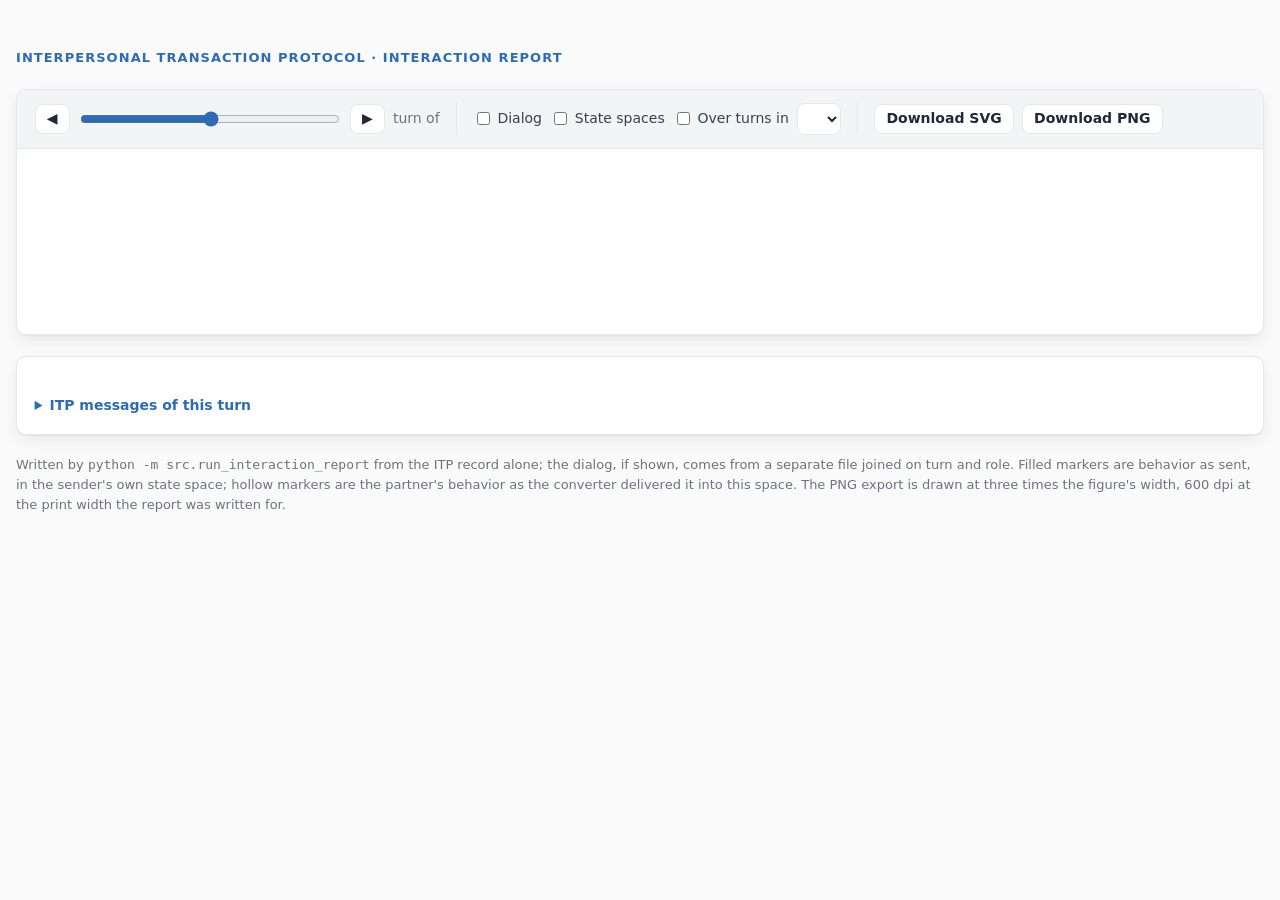
<file: src/visualization/templates/interaction_report.html>
<!doctype html>
<html lang="en">
<head>
<meta charset="utf-8" />
<meta name="viewport" content="width=device-width, initial-scale=1" />
<title>ITP Interaction Report</title>
<!--
  Template of InteractionReport (src/visualization/InteractionReport.py).
  The data line below is replaced with the recorded interaction; everything
  else is the same in every report. One file, no dependencies, nothing
  fetched, so a written report opens from disk and can go out as a
  supplement.

  The figure is one SVG drawn by the panel functions further down. Each panel
  draws into the box the layout gives it and reads nothing but DATA and the
  selected turn, so a panel can be added without touching the others.
-->
<style>
  :root {
    color-scheme: light;
    --bg: #FAFAFA;
    --surface: #FFFFFF;
    --surface-2: #F3F4F6;
    --ink: #1F2937;
    --body: #374151;
    --muted: #6B7280;
    --line: #E5E7EB;
    --primary: #2C6BB5;
    --shadow: 0 1px 2px 0 rgba(31,41,55,.05), 0 6px 18px -4px rgba(31,41,55,.12);
    --mono: ui-monospace, "SF Mono", "SFMono-Regular", Menlo, Consolas, monospace;
    --sans: -apple-system, BlinkMacSystemFont, "Segoe UI", Roboto, system-ui, sans-serif;
  }
  /* Light only, like the flow diagrams and the dashboards: the figure is
     exported onto a white page, so the page it is read on stays white too. */
  * { box-sizing: border-box; }
  html, body { margin: 0; padding: 0; }
  body {
    background: var(--bg); color: var(--ink); font-family: var(--sans);
    line-height: 1.55; -webkit-font-smoothing: antialiased;
  }
  .wrap { max-width: 1800px; margin: 0 auto; padding: clamp(1.5rem, 4vw, 3rem) 16px; }
  .eyebrow {
    font-size: 13px; font-weight: 600; letter-spacing: .08em; text-transform: uppercase;
    color: var(--primary); margin: 0 0 6px;
  }
  h1 { font-size: clamp(1.6rem, 3vw, 2rem); line-height: 1.15; letter-spacing: -.02em; margin: 0 0 8px; }
  .lede { color: var(--muted); font-size: 15px; margin: 0; max-width: 80ch; }
  .lede + .lede { margin-top: .4rem; }
  .lede code, td code { font-family: var(--mono); font-size: 13px; color: var(--ink); }

  .card {
    background: var(--surface); border: 1px solid var(--line); border-radius: 10px;
    box-shadow: var(--shadow); margin-top: 1.3rem; overflow: hidden;
  }
  .bar {
    display: flex; align-items: center; gap: .6rem 1rem; flex-wrap: wrap;
    padding: .8rem 1.1rem; background: var(--surface-2); border-bottom: 1px solid var(--line);
  }
  .bar .group { display: flex; align-items: center; gap: .5rem; flex-wrap: wrap; }
  .bar .sep { width: 1px; align-self: stretch; background: var(--line); }
  button, select {
    font-family: var(--sans); font-size: 14px; font-weight: 600; color: var(--ink);
    background: var(--surface); border: 1px solid var(--line); border-radius: 8px;
    padding: .38rem .7rem; cursor: pointer; line-height: 1.1;
  }
  button:hover:not(:disabled) { border-color: var(--primary); color: var(--primary); }
  button:disabled { opacity: .4; cursor: default; }
  input[type=range] { width: min(260px, 50vw); accent-color: var(--primary); }
  label { font-size: 14px; color: var(--body); display: inline-flex; align-items: center; gap: .3rem; }
  label.off { color: var(--muted); }
  .count { font-size: 14px; color: var(--muted); font-variant-numeric: tabular-nums; }
  :where(a, button, select, input):focus-visible { outline: 2px solid var(--primary); outline-offset: 2px; }

  .figure { padding: 1.1rem; }
  .figure svg { display: block; width: 100%; height: auto; }

  .turn { padding: 1rem 1.1rem 1.1rem; }
  .turn h2 { font-size: 17px; margin: 0 0 .6rem; letter-spacing: -.01em; }
  .turn table { border-collapse: collapse; font-size: 14px; width: 100%; }
  .turn th, .turn td { text-align: left; padding: .4rem .6rem; border-top: 1px solid var(--line); vertical-align: top; }
  .turn th { color: var(--muted); font-weight: 600; width: 13rem; }
  details { margin-top: .8rem; }
  summary { cursor: pointer; font-size: 14px; color: var(--primary); font-weight: 600; }
  pre {
    font-family: var(--mono); font-size: 12.5px; background: var(--surface-2); border-radius: 8px;
    padding: .8rem; overflow-x: auto; margin: .6rem 0 0;
  }
  .messages { display: grid; grid-template-columns: repeat(auto-fit, minmax(320px, 1fr)); gap: .8rem; }
  .messages h3 { font-size: 13px; color: var(--muted); margin: .6rem 0 0; font-weight: 600; }
  footer { color: var(--muted); font-size: 13px; margin-top: 1.2rem; }
</style>
</head>
<body>
<div class="wrap">
  <header>
    <p class="eyebrow">Interpersonal Transaction Protocol · interaction report</p>
    <h1 id="title"></h1>
    <p class="lede" id="lede-agents"></p>
    <p class="lede" id="lede-record"></p>
    <p class="lede" id="lede-text"></p>
  </header>

  <div class="card">
    <div class="bar">
      <div class="group">
        <button type="button" id="prev" aria-label="Previous turn">◀</button>
        <input type="range" id="slider" min="1" step="1" aria-label="Turn" />
        <button type="button" id="next" aria-label="Next turn">▶</button>
        <span class="count">turn <span id="turn-n"></span> of <span id="turn-max"></span></span>
      </div>
      <span class="sep"></span>
      <div class="group" id="toggles">
        <label id="label-dialogue"><input type="checkbox" data-panel="dialogue" /> Dialog</label>
        <label><input type="checkbox" data-panel="planes" /> State spaces</label>
        <label><input type="checkbox" data-panel="dimensions" /> Over turns in</label>
        <select id="time-space" aria-label="State space drawn over turns"></select>
      </div>
      <span class="sep"></span>
      <div class="group">
        <button type="button" id="export-svg">Download SVG</button>
        <button type="button" id="export-png">Download PNG</button>
      </div>
    </div>
    <div class="figure"><svg id="figure" xmlns="http://www.w3.org/2000/svg" role="img" aria-label="Interaction figure"></svg></div>
  </div>

  <div class="card turn">
    <h2 id="turn-title"></h2>
    <table><tbody id="turn-table"></tbody></table>
    <details>
      <summary>ITP messages of this turn</summary>
      <div class="messages" id="turn-messages"></div>
    </details>
  </div>

  <footer>
    Written by <code>python -m src.run_interaction_report</code> from the ITP record alone; the dialog, if shown,
    comes from a separate file joined on turn and role. Filled markers are behavior as sent, in the sender's own
    state space; hollow markers are the partner's behavior as the converter delivered it into this space.
    The PNG export is drawn at three times the figure's width, 600 dpi at the print width the report was written for.
  </footer>
</div>

<script>
const DATA = /*__ITP_REPORT_DATA__*/null;

(function () {
  "use strict";

  // Figure geometry, in SVG units: 200 per inch of print width, so 6.2 in
  // (portrait) is 1240 units and 9 in (landscape) 1800, and 22 units are
  // 7.9 pt either way; nothing that carries meaning is set below 19. The
  // dialogue keeps its share of the width, so a wider figure wraps less.
  const UNITS_PER_INCH = 200;
  const W = Math.round(UNITS_PER_INCH * DATA.printWidth);
  const FONT = "Helvetica, Arial, sans-serif";
  const MONO = "Menlo, Consolas, monospace";
  const SIZE = { title: 25, body: 21, small: 23 };
  const GAP = 34;
  // The dialogue column takes 30% to 55% of the width: the share closest to
  // 40% at which the charts over turns, stretched to end level with the
  // dialogue, stay between DIMENSIONS_H and DIMENSIONS_MAX_H (see layout).
  const DIALOGUE_SHARE = { min: 0.3, preferred: 0.4, max: 0.55, step: 0.005 };
  let dialogueW = Math.round(W * DIALOGUE_SHARE.preferred);
  const LANE_W = 130;
  // Height of the charts over turns: at least DIMENSIONS_H; with a dialogue
  // they stretch so that both columns end on one line, and the dialogue
  // widens only as far as it takes to keep them within DIMENSIONS_MAX_H.
  const DIMENSIONS_H = 270;
  const DIMENSIONS_MAX_H = 380;
  const DIALOGUE_MAX_H = 1300;
  // Every panel opens with a lettered head and a rule under it.
  const PANEL_HEAD_H = 52;
  const LEGEND_ROW = 34;
  const LEGEND_KEY = 44;
  const CARD = { padding: 10, header: 22, gap: 8, width: 0.88 };
  const PNG_SCALE = 3;

  const NS = "http://www.w3.org/2000/svg";
  const P = DATA.palette;
  const roles = Object.keys(DATA.agents).sort();
  const turns = DATA.turns;
  const lastTurn = turns[turns.length - 1].turn;
  const hasTexts = Object.keys(DATA.texts).length > 0;

  const state = {
    turn: DATA.initialTurn,
    panels: new Set(DATA.panels),
    timeSpace: DATA.timeSpace,
  };

  // ---------- helpers ----------

  function node(tag, attrs, parent) {
    const element = document.createElementNS(NS, tag);
    for (const key in attrs) {
      if (attrs[key] !== undefined && attrs[key] !== null) { element.setAttribute(key, attrs[key]); }
    }
    if (parent) { parent.appendChild(element); }
    return element;
  }

  function text(parent, x, y, content, attrs) {
    const all = Object.assign({ x: x, y: y, "font-size": SIZE.body, fill: P.body }, attrs || {});
    // A halo is its own element under the text: Word ignores paint-order, paints
    // the stroke over the fill and loses the label in its own halo.
    if (all["paint-order"] === "stroke" && all.stroke) {
      const halo = Object.assign({}, all, { fill: all.stroke });
      delete halo["paint-order"];
      node("text", halo, parent).textContent = content;
      ["stroke", "stroke-width", "stroke-linejoin", "paint-order"].forEach(function (key) { delete all[key]; });
    }
    const element = node("text", all, parent);
    element.textContent = content;
    return element;
  }

  const measureContext = document.createElement("canvas").getContext("2d");
  function measure(content, size, weight) {
    measureContext.font = (weight || "400") + " " + size + "px " + FONT;
    return measureContext.measureText(content).width;
  }

  function wrap(content, size, width) {
    const words = content.split(/\s+/).filter(Boolean);
    const lines = [];
    let line = "";
    for (const word of words) {
      const candidate = line ? line + " " + word : word;
      if (line && measure(candidate, size) > width) { lines.push(line); line = word; }
      else { line = candidate; }
    }
    if (line) { lines.push(line); }
    return lines;
  }

  // The first candidate that fits the width, at the size given; the last one
  // is taken regardless.
  function fit(candidates, size, width, weight) {
    for (const candidate of candidates) {
      if (measure(candidate, size, weight) <= width) { return candidate; }
    }
    return candidates[candidates.length - 1];
  }

  function agentColor(role) { return role === roles[0] ? P.agentA : P.agentB; }
  function partnerOf(role) { return roles.find(function (other) { return other !== role; }); }
  function describeParameters(parameters) {
    // "A: BD 2.95, IR -0.70, C: ..." and how the values were chosen.
    const values = Object.keys(parameters.values).map(function (group) {
      const entries = parameters.values[group];
      return group + ": " + Object.keys(entries).map(function (name) {
        return name + " " + entries[name].toFixed(2);
      }).join(", ");
    }).join(", ");
    const how = parameters.selection === "random" ? "drawn at random, seed " + parameters.randomSeed : "model defaults";
    const explicit = parameters.explicit || [];
    return values + " (" + (explicit.length ? "set " + explicit.join(", ") + "; others " + how : how) + ")";
  }
  // Letters follow the panels shown, in order, so a frame never skips one.
  let panelCount = 0;
  function panelHead(group, box, title) {
    const letter = String.fromCharCode(97 + panelCount++);
    const head = text(group, box.x, box.y + 24, "", { "font-size": SIZE.title, "font-weight": 700, fill: P.text });
    const tag = document.createElementNS(NS, "tspan");
    tag.textContent = letter + ")";
    head.appendChild(tag);
    // A gap by offset, because SVG collapses repeated spaces.
    const rest = document.createElementNS(NS, "tspan");
    rest.setAttribute("dx", 12);
    rest.textContent = title;
    head.appendChild(rest);
    node("line", { x1: box.x, y1: box.y + 38, x2: box.x + box.w, y2: box.y + 38, stroke: P.grid, "stroke-width": 1.5 }, group);
    return { x: box.x, y: box.y + PANEL_HEAD_H, w: box.w, h: box.h - PANEL_HEAD_H };
  }

  function shortName(role) { return DATA.agents[role].label.split(/,| \(/)[0]; }
  function agentName(role) { return "Agent " + role + ": " + DATA.agents[role].label; }

  function spaceById(id) {
    for (const role of roles) {
      if (DATA.agents[role].stateSpace.id === id) { return DATA.agents[role].stateSpace; }
    }
    return null;
  }

  function formatValue(space, key, value) {
    const dimension = space.dimensions.find(function (d) { return d.key === key; });
    if (dimension && dimension.unit === "degree") { return value.toFixed(1) + "°"; }
    return Number.isInteger(value) ? String(value) : value.toFixed(2);
  }

  function formatValues(spaceId, data) {
    const space = spaceById(spaceId);
    return Object.keys(data).map(function (key) {
      return key + " = " + (space ? formatValue(space, key, data[key]) : data[key]);
    }).join(", ");
  }

  // Where a behavior lies in its space, as math coordinates of the plane:
  // communion to the right and agency up in both kinds of space.
  function planePoint(space, data) {
    if (space.system === "polar") {
      const angle = data[space.axes.angle] * Math.PI / 180;
      const radius = data[space.axes.radius];
      return [radius * Math.cos(angle), radius * Math.sin(angle)];
    }
    return [data[space.axes.x], data[space.axes.y]];
  }

  function visibleTurns() {
    return turns.filter(function (entry) { return entry.turn <= state.turn; });
  }

  // ---------- layout ----------

  // The planes are square, so their height follows from the width they get.
  // 56 units on the left of a plane for its axis, 30 on the right for labels.
  function planeSize(width) { return Math.min((width - LANE_W) / 2 - 56 - 30, 420); }
  function planesHeight(width) { return PANEL_HEAD_H + planeHeaderHeight(width) + planeSize(width) + 60; }

  // Each plane is titled with its state space, wrapped to at most two lines.
  function planeSubtitle(role, width) {
    const space = DATA.agents[role].stateSpace;
    return wrap(space.caption + " (" + space.abbreviation + ")", SIZE.body, (width - LANE_W) / 2).slice(0, 2);
  }
  function planeHeaderHeight(width) {
    const lines = Math.max.apply(null, roles.map(function (role) { return planeSubtitle(role, width).length; }));
    return 70 + (lines - 1) * LINE_H;
  }

  // The dialogue column is sized for the whole interaction, not the selected
  // turn, so the figure keeps its height while stepping.
  function dialogueHeight() {
    // At the current dialogueW, which cardLines wraps to.
    let height = PANEL_HEAD_H;
    turns.forEach(function (entry, index) {
      height += cardHeight(entry) + (index ? CARD.gap : 0);
    });
    return Math.min(height, DIALOGUE_MAX_H);
  }

  function layout() {
    const showDialogue = state.panels.has("dialogue") && hasTexts;
    const showPlanes = state.panels.has("planes");
    const showDimensions = state.panels.has("dimensions");

    const legend = showPlanes || showDimensions;

    // The right column: planes, charts over turns, and the legend under them.
    // Everything but the charts has a height fixed by the column's width.
    function rightFixedHeight(rightW) {
      const planesH = showPlanes ? planesHeight(rightW) : 0;
      const legendH = legend ? GAP + legendHeight(rightW) : 0;
      return planesH + (showPlanes && showDimensions ? GAP : 0) + (showDimensions ? PANEL_HEAD_H : 0) + legendH;
    }

    // A wider dialogue is shorter and leaves the planes less room; a
    // narrower one is taller. The share closest to the preferred one at which
    // the charts, stretched to end level with the dialogue, keep a height
    // between DIMENSIONS_H and DIMENSIONS_MAX_H is taken, so both columns end
    // on one line. Without such a share the dialogue keeps the preferred
    // width and the taller column sets the height.
    if (showDialogue) {
      const shares = [];
      for (let share = DIALOGUE_SHARE.min; share <= DIALOGUE_SHARE.max + 1e-9; share += DIALOGUE_SHARE.step) {
        shares.push(share);
      }
      shares.sort(function (a, b) {
        return Math.abs(a - DIALOGUE_SHARE.preferred) - Math.abs(b - DIALOGUE_SHARE.preferred);
      });
      const fits = shares.find(function (share) {
        dialogueW = Math.round(W * share);
        const chartsH = dialogueHeight() - rightFixedHeight(W - dialogueW - GAP);
        return showDimensions && chartsH >= DIMENSIONS_H && chartsH <= DIMENSIONS_MAX_H;
      });
      dialogueW = Math.round(W * (fits === undefined ? DIALOGUE_SHARE.preferred : fits));
    }

    const rightX = showDialogue ? dialogueW + GAP : 0;
    const rightW = W - rightX;
    const planesH = showPlanes ? planesHeight(rightW) : 0;
    const legendH = legend ? GAP + legendHeight(rightW) : 0;
    const fixedH = rightFixedHeight(rightW);
    let height = fixedH + (showDimensions ? DIMENSIONS_H : 0);
    if (showDialogue) { height = Math.max(height, dialogueHeight()); }

    const boxes = {};
    if (showDialogue) { boxes.dialogue = { x: 0, y: 0, w: dialogueW, h: height }; }
    let y = 0;
    if (showPlanes) { boxes.planes = { x: rightX, y: y, w: rightW, h: planesH }; y += planesH + (showDimensions ? GAP : 0); }
    if (showDimensions) {
      // Spare height, when the dialogue is the tallest column, goes to the
      // charts, so both columns end on one line.
      const chartsH = Math.max(DIMENSIONS_H, height - fixedH);
      boxes.dimensions = { x: rightX, y: y, w: rightW, h: PANEL_HEAD_H + chartsH };
      y += PANEL_HEAD_H + chartsH;
    }
    if (legend) { boxes.legend = { x: rightX, y: y + GAP, w: rightW, h: legendH - GAP }; }

    return { boxes: boxes, height: height };
  }

  // ---------- panels ----------

  const LINE_H = Math.round(SIZE.body * 1.25);

  function cardLines(entry) {
    const content = DATA.texts[String(entry.turn)];
    return content ? wrap(content, SIZE.body, dialogueW * CARD.width - 2 * CARD.padding) : [];
  }

  function cardHeight(entry) {
    return CARD.padding * 2 + CARD.header + Math.max(cardLines(entry).length, 1) * LINE_H;
  }

  function drawDialogue(svg, box) {
    const group = node("g", {}, svg);
    panelHead(group, box, "Dialog");

    const padding = CARD.padding;
    const cardW = box.w * CARD.width;
    const lineH = LINE_H;
    const top = box.y + PANEL_HEAD_H;
    const bottom = box.y + box.h;
    const gap = CARD.gap;

    // The newest turns are kept; earlier ones give way when the column is full.
    const cards = visibleTurns().map(function (entry) {
      return { entry: entry, lines: cardLines(entry), height: cardHeight(entry) };
    });

    const shown = [];
    let used = 0;
    for (let index = cards.length - 1; index >= 0; index -= 1) {
      const needed = cards[index].height + (shown.length ? gap : 0);
      if (used + needed > bottom - top - (index > 0 ? 30 : 0)) { break; }
      shown.unshift(cards[index]);
      used += needed;
    }

    let y = top;
    const hidden = cards.length - shown.length;
    if (hidden > 0) {
      text(group, box.x, y + 18, (hidden === 1 ? "Turn 1" : "Turns 1–" + hidden) + " above, not shown", {
        "font-size": SIZE.small, fill: P.muted, "font-style": "italic",
      });
      y += 30;
    }

    for (const card of shown) {
      const role = card.entry.role;
      const color = agentColor(role);
      const current = card.entry.turn === state.turn;
      const x = role === roles[0] ? box.x : box.x + box.w - cardW;

      node("rect", {
        x: x + 0.75, y: y + 0.75, width: cardW - 1.5, height: card.height - 1.5, rx: 12,
        fill: current ? color : P.panel, "fill-opacity": current ? 0.08 : 1,
        stroke: color, "stroke-width": current ? 2.5 : 1.5,
      }, group);
      // Only the name, the part of the label before the first comma or
      // bracket: what steers the agent is said once, in the legend.
      const header = fit([
        card.entry.turn + "  Agent " + role + ": " + shortName(role),
        card.entry.turn + "  Agent " + role,
      ], SIZE.small, cardW - 2 * padding, "700");
      text(group, x + padding, y + padding + 17, header, {
        "font-size": SIZE.small, "font-weight": 700, fill: color,
      });
      if (card.lines.length) {
        card.lines.forEach(function (line, index) {
          text(group, x + padding, y + padding + CARD.header + (index + 1) * lineH - 6, line, { fill: P.text });
        });
      } else {
        // A model's last turn without text is the state it set for a message the
        // ended dialog never sent (an agent whose partner opened the dialog ends one
        // message later than the dialog); any other missing text is just missing.
        const agent = DATA.agents && DATA.agents[role];
        const unsent = card.entry.turn === lastTurn && agent && agent.type === "model" && DATA.status !== "running";
        text(group, x + padding, y + padding + CARD.header + lineH - 6, unsent ? "Not sent: the dialog had ended" : "No text for this turn", {
          fill: P.muted, "font-style": "italic",
        });
      }
      y += card.height + gap;
    }
  }

  function drawPlanes(svg, outer) {
    const group = node("g", {}, svg);
    const box = panelHead(group, outer, "State spaces");
    const lane = LANE_W;
    const blockW = (box.w - lane) / 2;
    const plotTop = box.y + planeHeaderHeight(box.w);
    const size = planeSize(box.w);
    const frames = {};

    roles.forEach(function (role, index) {
      const x0 = box.x + index * (blockW + lane);
      const space = DATA.agents[role].stateSpace;
      text(group, x0, box.y + 22, fit([
        "Agent " + role + ": " + shortName(role), "Agent " + role,
      ], SIZE.title, blockW, "700"), {
        "font-size": SIZE.title, "font-weight": 700, fill: agentColor(role),
      });
      planeSubtitle(role, box.w).forEach(function (line, index) {
        text(group, x0, box.y + 50 + index * LINE_H, line, { fill: P.muted });
      });
      frames[role] = drawPlane(group, space, { x: x0 + 56, y: plotTop, size: size });
    });

    // The behavior of the selected turn, from where it was sent to where the
    // converter delivered it in the partner's space.
    const entry = turns.find(function (t) { return t.turn === state.turn; });
    const from = frames[entry.role];
    const to = frames[partnerOf(entry.role)];
    const start = from.toScreen(planePoint(from.space, entry.sent.data));
    const end = to.toScreen(planePoint(to.space, entry.received.data));
    const color = agentColor(entry.role);
    const mid = (start[0] + end[0]) / 2;
    const lift = Math.min(start[1], end[1]) - 60;

    node("path", {
      d: "M" + start[0] + "," + start[1] + " C" + mid + "," + lift + " " + mid + "," + lift + " " + end[0] + "," + end[1],
      fill: "none", stroke: color, "stroke-width": 2, "stroke-dasharray": "2 6", "stroke-linecap": "round",
      "marker-end": "url(#arrow-" + entry.role + ")",
    }, group);

    // The lane names the conversion in both directions, on a halo, because
    // the arrow above may cross it.
    const halo = { stroke: P.panel, "stroke-width": 8, "stroke-linejoin": "round", "paint-order": "stroke" };
    const laneX = box.x + blockW + lane / 2;
    const laneY = plotTop + size / 2;
    roles.forEach(function (role, index) {
      const sample = turns.find(function (t) { return t.role === role; });
      if (!sample) { return; }
      const fromSpace = spaceById(sample.sent.stateSpace);
      const toSpace = spaceById(sample.received.stateSpace);
      const y = laneY + (index === 0 ? -34 : 46);
      const arrow = index === 0 ? "→" : "←";
      const active = entry.role === role;
      text(group, laneX, y, fromSpace.abbreviation + " " + arrow + " " + toSpace.abbreviation, {
        "text-anchor": "middle", "font-weight": 700, fill: active ? agentColor(role) : P.muted, ...halo,
      });
    });
    text(group, laneX, laneY + 8, "converted", { "text-anchor": "middle", "font-size": SIZE.small, fill: P.muted, ...halo });

    // Behaviors, oldest first, so the newest lie on top.
    roles.forEach(function (role) {
      const frame = frames[role];
      const own = visibleTurns().filter(function (t) { return t.role === role; });
      const partner = visibleTurns().filter(function (t) { return t.role !== role; });
      drawPath(group, frame, partner.map(function (t) { return { turn: t.turn, data: t.received.data }; }), agentColor(partnerOf(role)), true);
      drawPath(group, frame, own.map(function (t) { return { turn: t.turn, data: t.sent.data }; }), agentColor(role), false);
      drawTurnLabels(group, frame, own.map(function (t) { return { turn: t.turn, data: t.sent.data, role: role }; })
        .concat(partner.map(function (t) { return { turn: t.turn, data: t.received.data, role: t.role }; })));
    });
  }

  function drawPlane(group, space, frame) {
    const s = frame.size;
    const cx = frame.x + s / 2;
    const cy = frame.y + s / 2;
    let toScreen;

    if (space.system === "polar") {
      const radiusDimension = space.dimensions.find(function (d) { return d.key === space.axes.radius; });
      const maximum = radiusDimension.maximum;
      const r = s / 2 - 30;
      toScreen = function (point) { return [cx + point[0] / maximum * r, cy - point[1] / maximum * r]; };

      node("circle", { cx: cx, cy: cy, r: r, fill: P.panel, stroke: P.muted, "stroke-width": 1.5 }, group);
      node("circle", { cx: cx, cy: cy, r: r / 2, fill: "none", stroke: P.grid, "stroke-width": 1.2 }, group);
      for (let degree = 0; degree < 360; degree += 45) {
        const angle = degree * Math.PI / 180;
        node("line", {
          x1: cx, y1: cy, x2: cx + r * Math.cos(angle), y2: cy - r * Math.sin(angle),
          stroke: P.grid, "stroke-width": degree % 90 === 0 ? 1.5 : 1,
        }, group);
      }
      text(group, cx + r + 12, cy + 7, "0°", { "font-size": SIZE.small, fill: P.muted });
      text(group, cx, cy - r - 12, "90°", { "font-size": SIZE.small, fill: P.muted, "text-anchor": "middle" });
      text(group, cx - r - 12, cy + 7, "180°", { "font-size": SIZE.small, fill: P.muted, "text-anchor": "end" });
      text(group, cx, cy + r + 26, "270°", { "font-size": SIZE.small, fill: P.muted, "text-anchor": "middle" });
      // Centred under the circle, so it may use twice the room to its right.
      const caption = fit([
        "θ from communion toward agency, R from center",
        "θ from communion, R from center",
        "θ, R from center",
      ], SIZE.small, 2 * (W - cx) - 8);
      text(group, cx, frame.y + s + 34, caption, {
        "font-size": SIZE.small, fill: P.muted, "text-anchor": "middle",
      });
    } else {
      const dimension = function (key) { return space.dimensions.find(function (d) { return d.key === key; }); };
      const xd = dimension(space.axes.x);
      const yd = dimension(space.axes.y);
      const discrete = space.type === "discrete";
      const pad = discrete ? 0.5 : 0;
      const xs = [xd.minimum - pad, xd.maximum + pad];
      const ys = [yd.minimum - pad, yd.maximum + pad];
      toScreen = function (point) {
        return [
          frame.x + (point[0] - xs[0]) / (xs[1] - xs[0]) * s,
          frame.y + s - (point[1] - ys[0]) / (ys[1] - ys[0]) * s,
        ];
      };

      node("rect", { x: frame.x, y: frame.y, width: s, height: s, fill: P.panel, stroke: P.muted, "stroke-width": 1.5 }, group);
      if (discrete && xd.maximum - xd.minimum <= 12) {
        for (let value = xd.minimum; value <= xd.maximum; value += 1) {
          const p = toScreen([value, ys[0]]);
          node("line", { x1: p[0], y1: frame.y, x2: p[0], y2: frame.y + s, stroke: P.grid, "stroke-width": 1 }, group);
        }
        for (let value = yd.minimum; value <= yd.maximum; value += 1) {
          const p = toScreen([xs[0], value]);
          node("line", { x1: frame.x, y1: p[1], x2: frame.x + s, y2: p[1], stroke: P.grid, "stroke-width": 1 }, group);
        }
      }
      const xMid = (xd.minimum + xd.maximum) / 2;
      const yMid = (yd.minimum + yd.maximum) / 2;
      [xd.minimum, xMid, xd.maximum].forEach(function (value) {
        const p = toScreen([value, ys[0]]);
        text(group, p[0], frame.y + s + 22, String(value), { "font-size": SIZE.small, fill: P.muted, "text-anchor": "middle" });
      });
      [yd.minimum, yMid, yd.maximum].forEach(function (value) {
        const p = toScreen([xs[0], value]);
        text(group, frame.x - 8, p[1] + 6, String(value), { "font-size": SIZE.small, fill: P.muted, "text-anchor": "end" });
      });
      text(group, frame.x + s / 2, frame.y + s + 48, xd.caption + " (" + xd.key + ")", {
        "font-size": SIZE.small, fill: P.body, "text-anchor": "middle",
      });
      const yLabel = text(group, 0, 0, yd.caption + " (" + yd.key + ")", {
        "font-size": SIZE.small, fill: P.body, "text-anchor": "middle",
      });
      yLabel.setAttribute("transform", "translate(" + (frame.x - 34) + "," + (frame.y + s / 2) + ") rotate(-90)");
    }

    return { space: space, toScreen: toScreen };
  }

  function drawPath(group, frame, points, color, hollow) {
    if (!points.length) { return; }
    const screen = points.map(function (p) { return frame.toScreen(planePoint(frame.space, p.data)); });
    if (screen.length > 1) {
      node("polyline", {
        points: screen.map(function (p) { return p.join(","); }).join(" "),
        fill: "none", stroke: color, "stroke-width": 2, "stroke-opacity": 0.55,
        "stroke-dasharray": hollow ? "7 6" : null, "stroke-linejoin": "round",
      }, group);
    }
    screen.forEach(function (p, index) {
      const newest = index === screen.length - 1;
      const opacity = 0.35 + 0.65 * (index + 1) / screen.length;
      node("circle", {
        cx: p[0], cy: p[1], r: newest ? 11 : 8,
        fill: hollow ? P.panel : color, "fill-opacity": hollow ? 1 : opacity,
        stroke: color, "stroke-opacity": opacity, "stroke-width": hollow ? 2.5 : 1.5,
      }, group);
    });
  }

  // Turn numbers beside the markers. Behaviors that fall on the same point,
  // common in a discrete space, share one label.
  function drawTurnLabels(group, frame, points) {
    const spots = new Map();
    points.forEach(function (p) {
      const screen = frame.toScreen(planePoint(frame.space, p.data));
      const key = Math.round(screen[0]) + ":" + Math.round(screen[1]);
      if (!spots.has(key)) { spots.set(key, { screen: screen, turns: [] }); }
      spots.get(key).turns.push(p.turn);
    });
    // Each label takes the first of four places beside its marker that no
    // earlier label occupies.
    const placed = [];
    const places = [[13, -10, "start"], [13, 24, "start"], [-13, -10, "end"], [-13, 24, "end"]];
    spots.forEach(function (spot) {
      spot.turns.sort(function (a, b) { return a - b; });
      const content = spot.turns.join(", ");
      // The halo drawn behind each label makes it wider than its glyphs.
      const width = measure(content, SIZE.small, "600") + 8;
      let chosen = places[0];
      let rect = null;
      for (const place of places) {
        const left = spot.screen[0] + place[0] - (place[2] === "end" ? width : 0);
        const candidate = { x: left, y: spot.screen[1] + place[1] - SIZE.small, w: width, h: SIZE.small + 2 };
        const clash = placed.some(function (other) {
          return candidate.x < other.x + other.w && other.x < candidate.x + candidate.w &&
            candidate.y < other.y + other.h && other.y < candidate.y + candidate.h;
        });
        if (!clash) { chosen = place; rect = candidate; break; }
      }
      if (!rect) {
        rect = { x: spot.screen[0] + chosen[0], y: spot.screen[1] + chosen[1] - SIZE.small, w: width, h: SIZE.small + 2 };
      }
      placed.push(rect);
      text(group, spot.screen[0] + chosen[0], spot.screen[1] + chosen[1], content, {
        "font-size": SIZE.small, fill: P.text, "font-weight": 600, "text-anchor": chosen[2],
        stroke: P.panel, "stroke-width": 4, "paint-order": "stroke",
      });
    });
  }

  function drawDimensions(svg, outer) {
    const group = node("g", {}, svg);
    const space = spaceById(state.timeSpace);
    const box = panelHead(group, outer, "Trajectories over turns");
    const owner = roles.find(function (role) { return DATA.agents[role].stateSpace.id === space.id; });
    const count = space.dimensions.length;
    const chartGap = 40;
    const chartW = (box.w - chartGap * (count - 1)) / count;

    // The panel head names the space, so a chart title names its dimension.
    const names = space.dimensions.map(function (d) { return d.caption + " (" + d.key + ")"; });

    space.dimensions.forEach(function (dimension, index) {
      const x0 = box.x + index * (chartW + chartGap);
      const plot = { x: x0 + 56, y: box.y + 44, w: chartW - 66, h: box.h - 44 - 56 };
      const caption = dimension.caption.toLowerCase();
      const titleColor = caption === "agency" ? P.agency : caption === "communion" ? P.communion : P.text;
      text(group, x0, box.y + 22, names[index], { "font-size": SIZE.title, "font-weight": 700, fill: titleColor });

      const pad = space.type === "discrete" ? 0.5 : 0;
      const yMin = dimension.minimum - pad;
      const yMax = dimension.maximum + pad;
      const toX = function (turn) { return plot.x + (turn - 0.5) / lastTurn * plot.w; };
      const toY = function (value) { return plot.y + plot.h - (value - yMin) / (yMax - yMin) * plot.h; };

      node("rect", { x: plot.x, y: plot.y, width: plot.w, height: plot.h, fill: P.panel, stroke: P.muted, "stroke-width": 1.5 }, group);
      const mid = (dimension.minimum + dimension.maximum) / 2;
      [dimension.minimum, mid, dimension.maximum].forEach(function (value) {
        node("line", { x1: plot.x, y1: toY(value), x2: plot.x + plot.w, y2: toY(value), stroke: P.grid, "stroke-width": 1 }, group);
        text(group, plot.x - 8, toY(value) + 6, String(value), { "font-size": SIZE.small, fill: P.muted, "text-anchor": "end" });
      });
      for (let turn = 1; turn <= lastTurn; turn += 1) {
        text(group, toX(turn), plot.y + plot.h + 22, String(turn), { "font-size": SIZE.small, fill: P.muted, "text-anchor": "middle" });
      }
      text(group, plot.x + plot.w / 2, plot.y + plot.h + 48, "Turn", { "font-size": SIZE.small, fill: P.body, "text-anchor": "middle" });

      node("line", {
        x1: toX(state.turn), y1: plot.y, x2: toX(state.turn), y2: plot.y + plot.h,
        stroke: P.muted, "stroke-width": 1.5, "stroke-dasharray": "3 4",
      }, group);

      // The owner of this space as it sent, the partner as it was converted.
      // An angle is circular: it is undefined at radius 0, and a step across
      // 0/360 is short, so the line breaks there instead of crossing the chart.
      const isAngle = space.system === "polar" && dimension.key === space.axes.angle;
      roles.forEach(function (role) {
        const hollow = role !== owner;
        let points = visibleTurns().filter(function (t) { return t.role === role; }).map(function (t) {
          const values = hollow ? t.received : t.sent;
          return { value: values.data[dimension.key], radius: isAngle ? values.data[space.axes.radius] : 1, turn: t.turn };
        }).filter(function (p) { return p.radius > 0; }).map(function (p) {
          return { xy: [toX(p.turn), toY(p.value)], value: p.value };
        });
        const color = agentColor(role);
        const segments = [[]];
        points.forEach(function (p, index) {
          if (index > 0 && isAngle && Math.abs(p.value - points[index - 1].value) > 180) { segments.push([]); }
          segments[segments.length - 1].push(p.xy);
        });
        segments.filter(function (segment) { return segment.length > 1; }).forEach(function (segment) {
          node("polyline", {
            points: segment.map(function (p) { return p.join(","); }).join(" "), fill: "none",
            stroke: color, "stroke-width": 2, "stroke-dasharray": hollow ? "7 6" : null,
          }, group);
        });
        points = points.map(function (p) { return p.xy; });
        points.forEach(function (p) {
          node("circle", {
            cx: p[0], cy: p[1], r: 7, fill: hollow ? P.panel : color, stroke: color, "stroke-width": hollow ? 2.5 : 1.5,
          }, group);
        });
      });
    });
  }

  // Legend entries: a key drawn in 30 units, then its label. Entries flow
  // into a second row when one row is not wide enough.
  // The legend sits under the charts: one row per agent, its full label
  // wrapped to the column, then the two marker kinds side by side.
  function legendAgentLines(role, width) {
    return wrap(agentName(role), SIZE.small, width - LEGEND_KEY);
  }

  const MARKERS = [
    { label: "sent, in the agent's own state space", filled: true },
    { label: "received, converted into this space", filled: false },
  ];

  // The marker kinds side by side where they fit, else one per row.
  function markerRows(width) {
    const rows = [[]];
    let x = 0;
    MARKERS.forEach(function (marker) {
      const itemW = LEGEND_KEY + measure(marker.label, SIZE.small);
      if (x > 0 && x + itemW > width) { rows.push([]); x = 0; }
      rows[rows.length - 1].push({ marker: marker, x: x });
      x += itemW + 40;
    });
    return rows;
  }

  function legendHeight(width) {
    let rows = markerRows(width).length;
    roles.forEach(function (role) { rows += legendAgentLines(role, width).length; });
    return PANEL_HEAD_H + rows * LEGEND_ROW + 8;
  }

  function drawLegend(svg, outer) {
    const group = node("g", {}, svg);
    const box = panelHead(group, outer, "Legend");
    let baseline = box.y + 24;
    roles.forEach(function (role) {
      node("line", { x1: box.x, y1: baseline - 8, x2: box.x + 30, y2: baseline - 8, stroke: agentColor(role), "stroke-width": 4 }, group);
      legendAgentLines(role, box.w).forEach(function (line, index) {
        text(group, box.x + LEGEND_KEY, baseline + index * LEGEND_ROW, line, { "font-size": SIZE.small, fill: P.text });
      });
      baseline += legendAgentLines(role, box.w).length * LEGEND_ROW;
    });
    markerRows(box.w).forEach(function (row) {
      row.forEach(function (entry) {
        const x = box.x + entry.x;
        node("circle", {
          cx: x + 15, cy: baseline - 8, r: 9,
          fill: entry.marker.filled ? P.muted : P.panel, stroke: P.muted, "stroke-width": entry.marker.filled ? 0 : 2.5,
        }, group);
        text(group, x + LEGEND_KEY, baseline, entry.marker.label, { "font-size": SIZE.small, fill: P.text });
      });
      baseline += LEGEND_ROW;
    });
  }

  // ---------- page ----------

  const svg = document.getElementById("figure");

  function draw() {
    const plan = layout();
    panelCount = 0;
    while (svg.firstChild) { svg.removeChild(svg.firstChild); }
    svg.setAttribute("viewBox", "0 0 " + W + " " + Math.max(plan.height, 1));
    svg.setAttribute("font-family", FONT);

    const defs = node("defs", {}, svg);
    roles.forEach(function (role) {
      const marker = node("marker", {
        id: "arrow-" + role, viewBox: "0 0 10 10", refX: 9, refY: 5, markerWidth: 7, markerHeight: 7, orient: "auto-start-reverse",
      }, defs);
      node("path", { d: "M0,0 L10,5 L0,10 z", fill: agentColor(role) }, marker);
    });
    node("rect", { x: 0, y: 0, width: W, height: plan.height, fill: "#FFFFFF" }, svg);

    if (plan.boxes.dialogue) { drawDialogue(svg, plan.boxes.dialogue); }
    if (plan.boxes.planes) { drawPlanes(svg, plan.boxes.planes); }
    if (plan.boxes.dimensions) { drawDimensions(svg, plan.boxes.dimensions); }
    if (plan.boxes.legend) { drawLegend(svg, plan.boxes.legend); }

    describeTurn();
  }

  function describeTurn() {
    const entry = turns.find(function (t) { return t.turn === state.turn; });
    const partner = partnerOf(entry.role);
    document.getElementById("turn-n").textContent = state.turn;
    document.getElementById("turn-title").textContent = "Turn " + entry.turn + ": " + agentName(entry.role) + " acts";

    const rows = [
      ["Sent by agent " + entry.role, "<code>" + escape(formatValues(entry.sent.stateSpace, entry.sent.data)) + "</code> in " + escape(spaceById(entry.sent.stateSpace).abbreviation)],
      ["Received by agent " + partner, "<code>" + escape(formatValues(entry.received.stateSpace, entry.received.data)) + "</code> in " + escape(spaceById(entry.received.stateSpace).abbreviation)],
      ["Converter", entry.received.converter ? "<code>" + escape(entry.received.converter) + "</code>" : "none, both agents speak this space"],
    ];
    if (hasTexts) {
      rows.push(["Text", escape(DATA.texts[String(entry.turn)] || "none for this turn")]);
    }
    document.getElementById("turn-table").innerHTML = rows.map(function (row) {
      return "<tr><th>" + escape(row[0]) + "</th><td>" + row[1] + "</td></tr>";
    }).join("");

    const messages = document.getElementById("turn-messages");
    messages.innerHTML = "";
    ["original", "converted"].forEach(function (kind) {
      const message = entry.messages[kind];
      if (!message) { return; }
      const holder = document.createElement("div");
      const heading = document.createElement("h3");
      heading.textContent = kind === "original" ? "As sent" : "As delivered";
      const pre = document.createElement("pre");
      pre.textContent = JSON.stringify(message, null, 2);
      holder.appendChild(heading);
      holder.appendChild(pre);
      messages.appendChild(holder);
    });

    document.getElementById("slider").value = state.turn;
    document.getElementById("prev").disabled = state.turn <= 1;
    document.getElementById("next").disabled = state.turn >= lastTurn;
  }

  function escape(value) {
    return String(value).replace(/[&<>"]/g, function (c) {
      return { "&": "&amp;", "<": "&lt;", ">": "&gt;", '"': "&quot;" }[c];
    });
  }

  function show(turn) {
    state.turn = Math.min(Math.max(turn, 1), lastTurn);
    draw();
  }

  // ---------- export ----------

  function serialize() {
    const copy = svg.cloneNode(true);
    const box = svg.viewBox.baseVal;
    copy.setAttribute("xmlns", NS);
    copy.setAttribute("width", String(box.width));
    copy.setAttribute("height", String(box.height));
    return '<?xml version="1.0" encoding="UTF-8"?>\n' + new XMLSerializer().serializeToString(copy);
  }

  function save(blob, name) {
    const link = document.createElement("a");
    link.href = URL.createObjectURL(blob);
    link.download = name;
    document.body.appendChild(link);
    link.click();
    link.remove();
    setTimeout(function () { URL.revokeObjectURL(link.href); }, 1000);
  }

  function fileStem() {
    return "itp_interaction_" + (DATA.resultsFolder || "report") + "_turn" + state.turn;
  }

  function exportSvg() {
    save(new Blob([serialize()], { type: "image/svg+xml" }), fileStem() + ".svg");
  }

  function exportPng() {
    const box = svg.viewBox.baseVal;
    const image = new Image();
    image.onload = function () {
      const canvas = document.createElement("canvas");
      canvas.width = box.width * PNG_SCALE;
      canvas.height = box.height * PNG_SCALE;
      const context = canvas.getContext("2d");
      context.fillStyle = "#FFFFFF";
      context.fillRect(0, 0, canvas.width, canvas.height);
      context.drawImage(image, 0, 0, canvas.width, canvas.height);
      canvas.toBlob(function (blob) { save(blob, fileStem() + ".png"); }, "image/png");
    };
    image.src = "data:image/svg+xml;charset=utf-8," + encodeURIComponent(serialize());
  }

  // ---------- wiring ----------

  document.title = DATA.title;
  document.getElementById("title").textContent = DATA.title;
  document.getElementById("lede-agents").textContent = roles.map(function (role) {
    const agent = DATA.agents[role];
    return agentName(role) + " (" + (agent.type === "human" ? "human" : "formal model") + ", " + agent.stateSpace.caption +
      (agent.parameters ? "; " + describeParameters(agent.parameters) : "") + ")";
  }).join("; ") + ".";
  document.getElementById("lede-record").innerHTML = escape(lastTurn + " turns") +
    (DATA.context ? ", context <code>" + escape(DATA.context) + "</code>" : "") +
    (DATA.endReason ? ", ended by <code>" + escape(DATA.endReason) + "</code>" : "") +
    (DATA.resultsFolder ? ". Record: <code>results/" + escape(DATA.resultsFolder) + "</code>" : "") + ".";
  document.getElementById("lede-text").textContent = hasTexts
    ? "Dialog: " + (DATA.textSource || "supplied beside the record") + "."
    : "No dialog file was attached; the ITP record holds numbers only.";

  const slider = document.getElementById("slider");
  slider.max = String(lastTurn);
  slider.addEventListener("input", function () { show(Number(slider.value)); });
  document.getElementById("turn-max").textContent = lastTurn;
  document.getElementById("prev").addEventListener("click", function () { show(state.turn - 1); });
  document.getElementById("next").addEventListener("click", function () { show(state.turn + 1); });
  document.addEventListener("keydown", function (event) {
    if (event.target && /^(INPUT|TEXTAREA|SELECT)$/.test(event.target.tagName) && event.target !== slider) { return; }
    if (event.key === "ArrowLeft") { show(state.turn - 1); event.preventDefault(); }
    if (event.key === "ArrowRight") { show(state.turn + 1); event.preventDefault(); }
  });

  document.querySelectorAll("#toggles input[data-panel]").forEach(function (box) {
    const panel = box.dataset.panel;
    box.checked = state.panels.has(panel) && (panel !== "dialogue" || hasTexts);
    if (panel === "dialogue" && !hasTexts) {
      box.disabled = true;
      document.getElementById("label-dialogue").classList.add("off");
      document.getElementById("label-dialogue").title = "No dialog file was attached to this report.";
    }
    box.addEventListener("change", function () {
      if (box.checked) { state.panels.add(panel); } else { state.panels.delete(panel); }
      draw();
    });
  });

  const select = document.getElementById("time-space");
  const seen = new Set();
  roles.forEach(function (role) {
    const space = DATA.agents[role].stateSpace;
    if (seen.has(space.id)) { return; }
    seen.add(space.id);
    const option = document.createElement("option");
    option.value = space.id;
    option.textContent = space.abbreviation;
    select.appendChild(option);
  });
  select.value = state.timeSpace;
  select.addEventListener("change", function () { state.timeSpace = select.value; draw(); });

  document.getElementById("export-svg").addEventListener("click", exportSvg);
  document.getElementById("export-png").addEventListener("click", exportPng);

  draw();
})();
</script>
</body>
</html>
</file>
